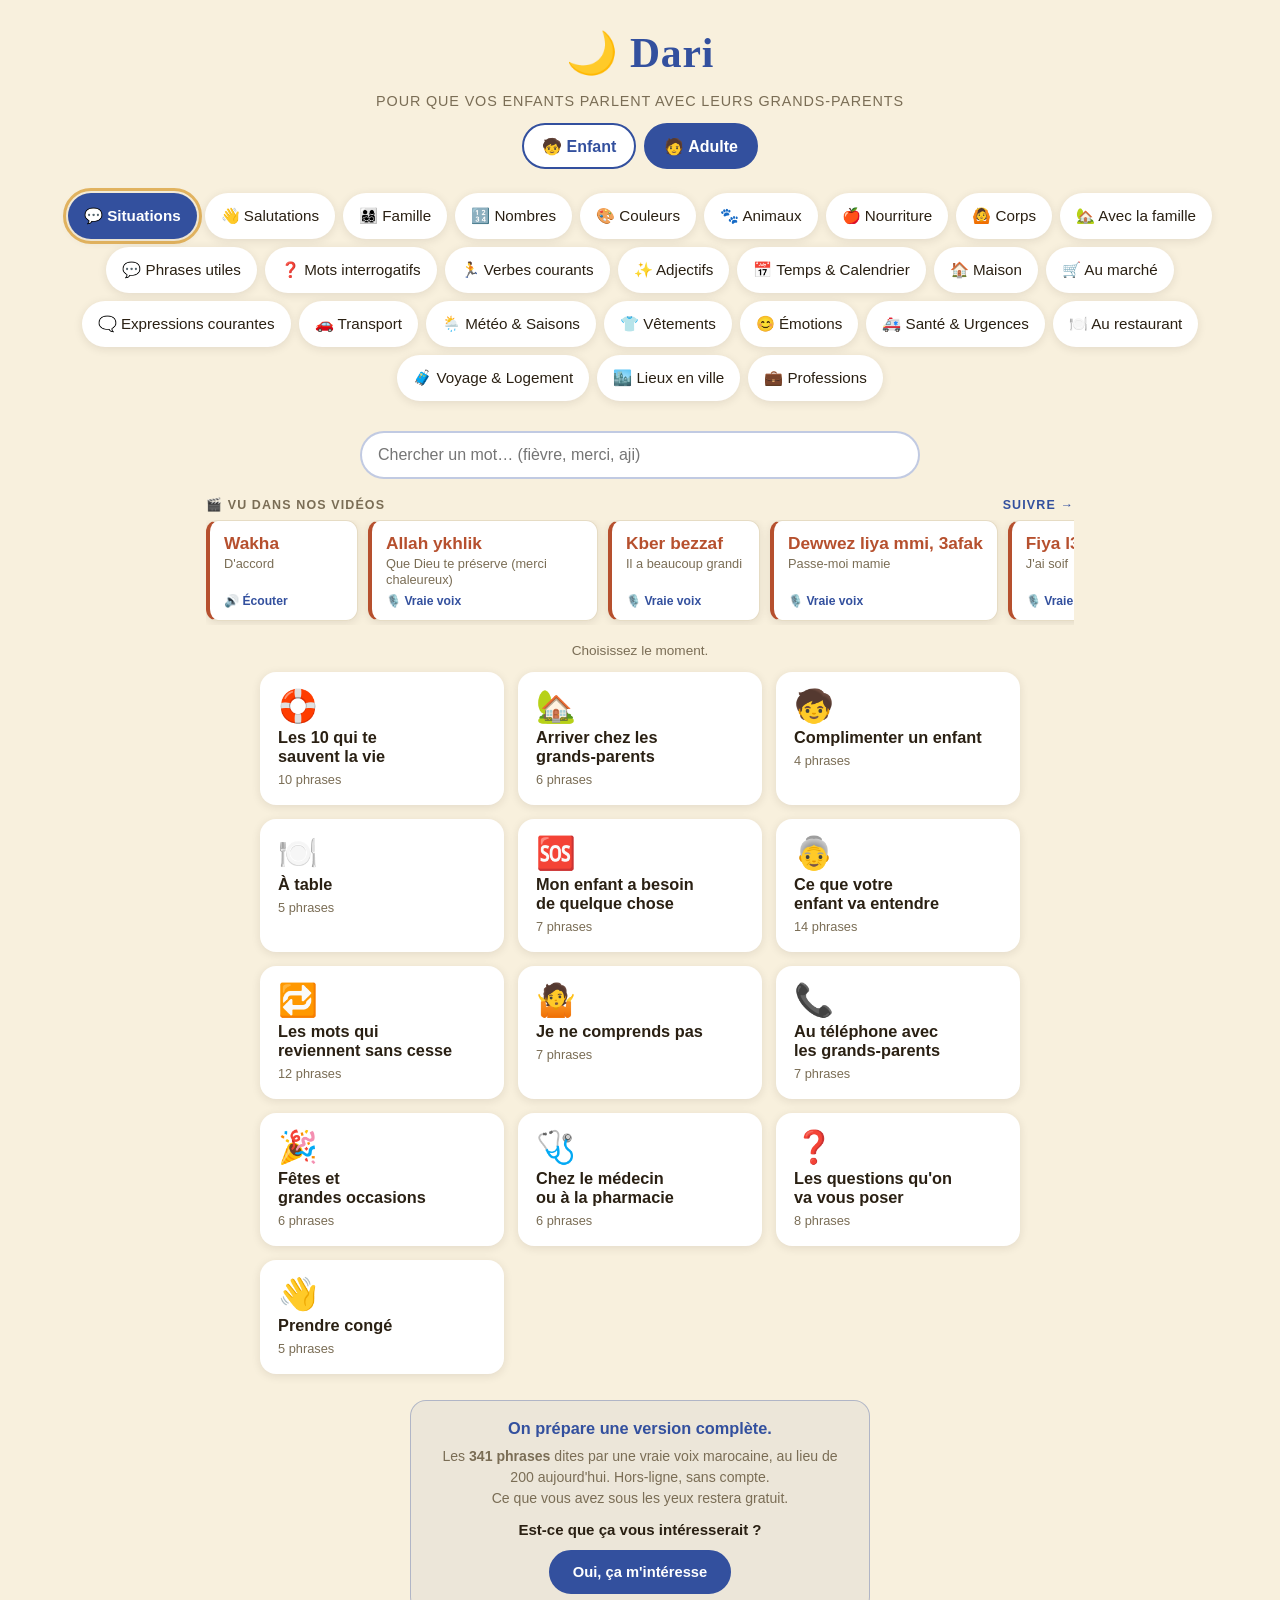
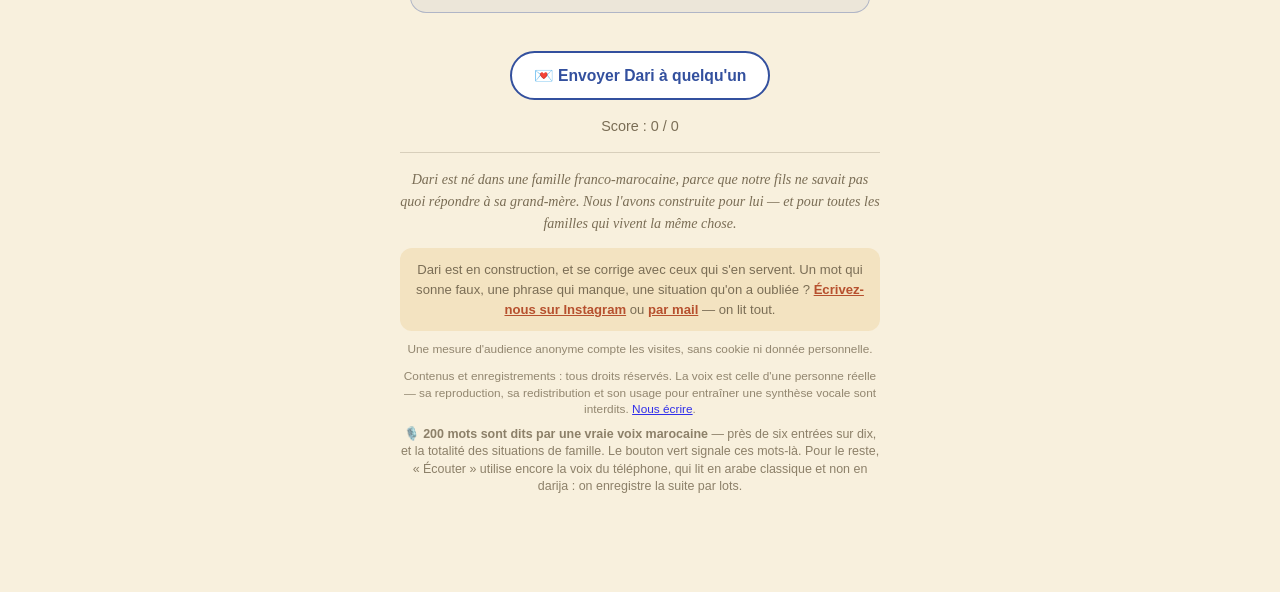
<file: index.html>
<!DOCTYPE html>
<html lang="fr">
<head>
  <meta charset="UTF-8" />
  <meta name="viewport" content="width=device-width, initial-scale=1.0, viewport-fit=cover" />
  <title>Dari — le darija en famille</title>
  <meta name="description" content="Dari : apprendre le darija (arabe marocain) en famille. Conçu par un couple franco-marocain pour les familles mixtes, avec un mode enfant et un mode adulte. Fonctionne hors-ligne." />

  <!-- Vignette de partage. Sans ces balises, un lien collé dans WhatsApp ou
       dans un message s'affiche en texte gris, sans image — et se fait
       nettement moins ouvrir. Or les statistiques montrent un flux régulier
       de visites sans référent depuis des ordinateurs, la signature d'un lien
       transmis en conversation privée : c'est le chemin le plus emprunté vers
       l'app, et c'était le seul sans soin.
       L'adresse de l'image doit être absolue : les aperçus sont fabriqués par
       les serveurs de WhatsApp et de Facebook, qui n'ont aucun contexte. -->
  <meta property="og:type" content="website" />
  <meta property="og:url" content="https://dari-famille.github.io/" />
  <meta property="og:title" content="Dari — le darija en famille" />
  <meta property="og:description" content="Pour que vos enfants parlent avec leurs grands-parents. Gratuit, sans compte, fonctionne hors-ligne." />
  <meta property="og:image" content="https://dari-famille.github.io/icons/partage.png" />
  <meta property="og:image:width" content="1200" />
  <meta property="og:image:height" content="630" />
  <meta property="og:locale" content="fr_FR" />
  <meta property="og:site_name" content="Dari" />
  <meta name="twitter:card" content="summary_large_image" />

  <link rel="manifest" href="manifest.json" />
  <meta name="theme-color" content="#33509e" media="(prefers-color-scheme: light)" />
  <meta name="theme-color" content="#161c27" media="(prefers-color-scheme: dark)" />
  <link rel="icon" type="image/png" sizes="32x32" href="icons/favicon-32.png" />
  <link rel="apple-touch-icon" href="icons/apple-touch-icon.png" />
  <meta name="apple-mobile-web-app-capable" content="yes" />
  <meta name="apple-mobile-web-app-status-bar-style" content="black-translucent" />
  <meta name="apple-mobile-web-app-title" content="Dari" />

  <link rel="stylesheet" href="style.css" />
</head>
<body>
  <header class="app-header">
    <h1>🌙 Dari</h1>
    <p class="tagline">Pour que vos enfants parlent avec leurs grands-parents</p>
    <div class="mode-toggle">
      <button id="mode-kid" class="mode-btn active" data-mode="kid">🧒 Enfant</button>
      <button id="mode-adult" class="mode-btn" data-mode="adult">🧑 Adulte</button>
    </div>
  </header>

  <nav id="category-nav" class="category-nav"></nav>

  <main id="content" class="content" aria-live="polite"></main>

  <footer class="app-footer">
    <p>Score : <span id="score">0</span> / <span id="score-total">0</span></p>
    <p class="origin">Dari est né dans une famille franco-marocaine, parce que notre fils
    ne savait pas quoi répondre à sa grand-mère. Nous l'avons construite pour lui —
    et pour toutes les familles qui vivent la même chose.</p>
    <p class="wip">Dari est en construction, et se corrige avec ceux qui s'en servent.
    Un mot qui sonne faux, une phrase qui manque, une situation qu'on a oubliée&nbsp;?
    <a href="https://ig.me/m/darifamille" target="_blank" rel="noopener">Écrivez-nous sur Instagram</a> ou <a href="mailto:dari.famille@proton.me?subject=Dari">par mail</a> — on lit tout.</p>
    <p class="mesure">Une mesure d'audience anonyme compte les visites, sans cookie ni donnée personnelle.</p>
    <!-- Mention de droits : l'app est gratuite, ses enregistrements ne sont pas
         libres de droits. Ils sont servis publiquement pour être écoutés ici,
         et cinq minutes de voix propre suffisent aujourd'hui à en fabriquer une
         imitation. Rien ne l'empêche techniquement ; cette phrase existe pour
         qu'on ne puisse pas dire qu'on l'ignorait, et pour rendre possible une
         demande de retrait. -->
    <p class="mesure">Contenus et enregistrements&nbsp;: tous droits réservés. La voix
    est celle d'une personne réelle — sa reproduction, sa redistribution et son
    usage pour entraîner une synthèse vocale sont interdits.
    <a href="mailto:dari.famille@proton.me?subject=Dari%20—%20droits">Nous écrire</a>.</p>
    <p class="audio-disclaimer">🎙️ <strong>200 mots sont dits par une vraie voix
    marocaine</strong> — près de six entrées sur dix, et la totalité des situations
    de famille. Le bouton vert signale ces mots-là. Pour le reste, « Écouter »
    utilise encore la voix du téléphone, qui lit en arabe classique et non en
    darija : on enregistre la suite par lots.</p>
  </footer>

  <script src="data.js"></script>
  <script src="situations.js"></script>
  <script src="srs.js"></script>
  <script src="app.js"></script>
  <script>
    // Le service worker rend l'app installable et utilisable sans connexion.
    // Il exige HTTPS (ou localhost) : en ouvrant le fichier via file://
    // l'enregistrement échoue, sans conséquence pour le reste de l'app.
    //
    // Il sert aussi le contenu depuis son cache : une version fraîchement
    // déployée n'apparaît donc qu'au lancement SUIVANT. Avec plusieurs
    // correctifs par jour, un utilisateur peut rester longtemps sur une
    // version périmée sans le savoir. On l'en avertit dès que la nouvelle
    // version est prête, plutôt que de recharger dans son dos — un
    // rechargement surprise interromprait un enfant en plein quiz.
    // Chemin figé au chargement : app.js modifie brièvement l'adresse pour
    // marquer les étapes franchies, et un chemin relatif résolu à ce
    // moment-là irait chercher sw.js un cran trop bas — 404, donc plus de
    // hors-ligne ni d'installation.
    const CHEMIN_SW = new URL("sw.js", location.href).href;
    const RACINE_APP = new URL("./", location.href).href;

    if ("serviceWorker" in navigator) {
      window.addEventListener("load", () => {
        navigator.serviceWorker
          .register(CHEMIN_SW, { scope: RACINE_APP })
          .then((reg) => {
            reg.addEventListener("updatefound", () => {
              const nouveau = reg.installing;
              if (!nouveau) return;
              nouveau.addEventListener("statechange", () => {
                // Un contrôleur existant signifie que ce n'est pas la
                // première installation : c'est bien une mise à jour.
                if (nouveau.state === "installed" && navigator.serviceWorker.controller) {
                  annoncerMiseAJour();
                }
              });
            });
          })
          .catch((err) => console.warn("Service worker non enregistré :", err));
      });
    }

    function annoncerMiseAJour() {
      if (document.querySelector(".update-bar")) return;
      const bar = document.createElement("div");
      bar.className = "update-bar";
      bar.innerHTML = '<span>Une nouvelle version de Dari est prête.</span>';
      const btn = document.createElement("button");
      btn.textContent = "Actualiser";
      btn.addEventListener("click", () => location.reload());
      bar.appendChild(btn);
      document.body.appendChild(bar);
    }
  </script>
  <!-- Mesure d'audience Cloudflare : sans cookie, sans identifiant de suivi,
       sans données personnelles conservées. Elle entre dans l'exemption de
       consentement prévue par la CNIL pour la mesure d'audience limitée au
       site, ce qui évite un bandeau. Chargée en module donc non bloquante :
       si elle échoue — hors-ligne, bloqueur de publicité — l'app fonctionne
       exactement pareil. -->
  <!-- La balise reste posée en dur. Elle a été injectée par un script du
       25 au 29 août, pour permettre une marque d'appareil « ?nomesure=1 »
       destinée à retirer le foyer de la mesure. Dès que ce changement a fini
       de se propager — le 28, le service worker servant l'ancienne page deux
       jours durant — Cloudflare a cessé de relever le navigateur et le
       système : « Unknown » partout, là où on lisait Instagram, Android ou
       MobileSafari. C'est précisément la donnée qui permettait de distinguer
       le public du foyer, donc le remède coûtait plus cher que le mal.
       On revient en arrière. La marque sera refaite au retour en France,
       quand elle deviendra nécessaire — et testée sur ce point-là. -->
  <script type="module" src="https://static.cloudflareinsights.com/beacon.min.js"
    data-cf-beacon='{"token": "dd35a9f6fcd44fedbbea67fbd6055a60"}'></script>
  </script>
</body>
</html>
</file>
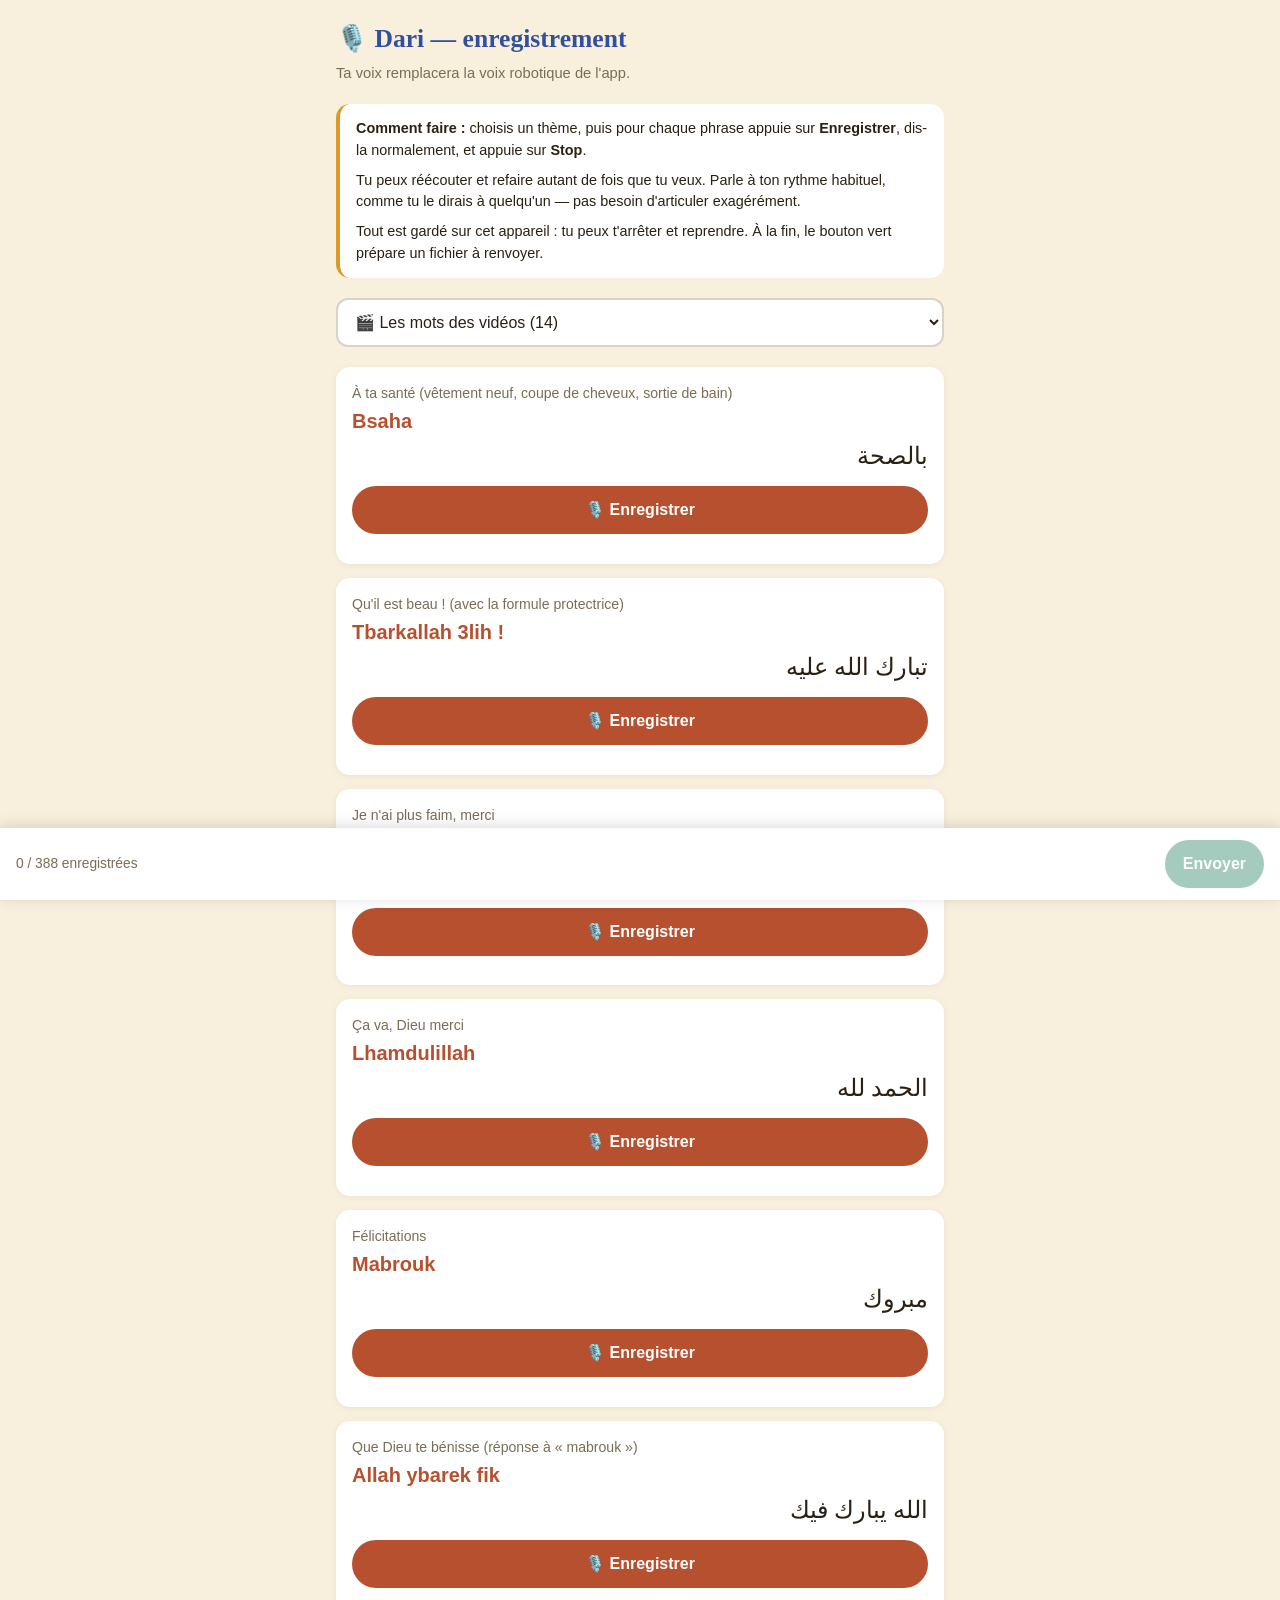
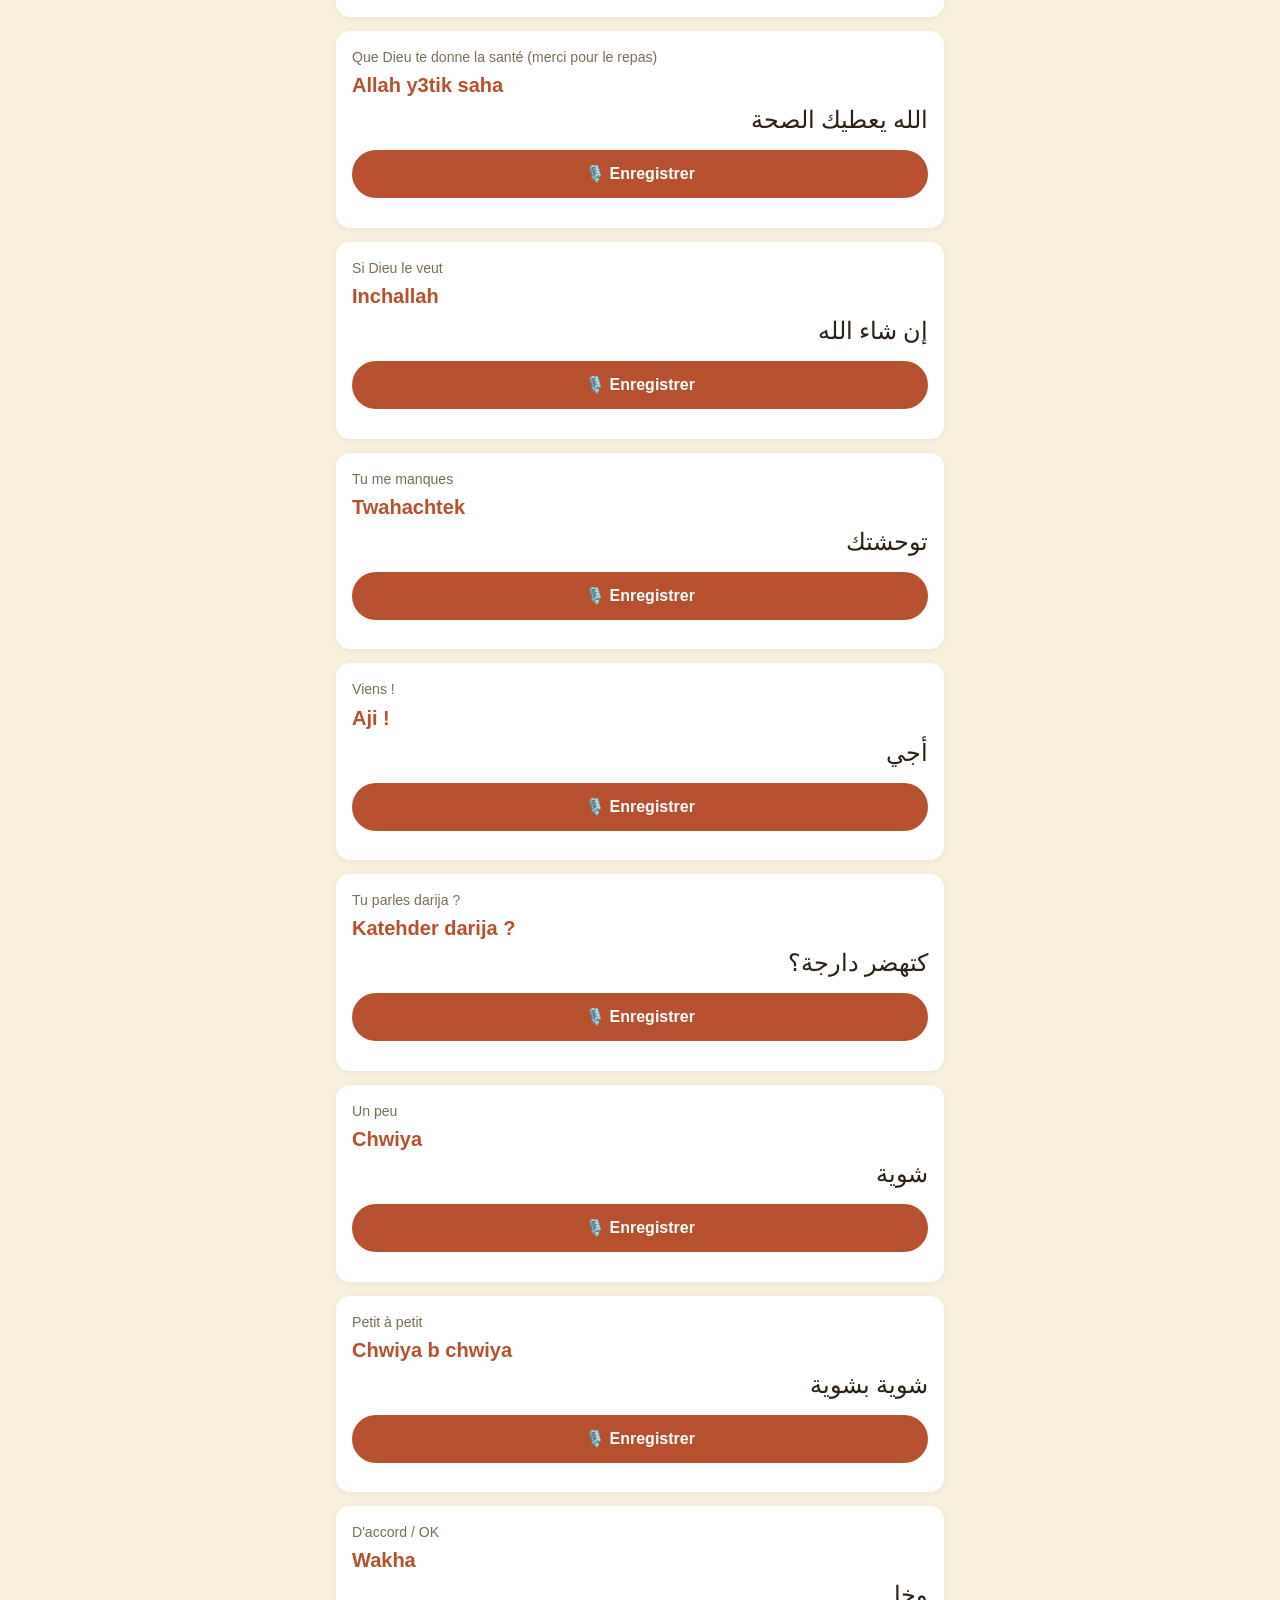
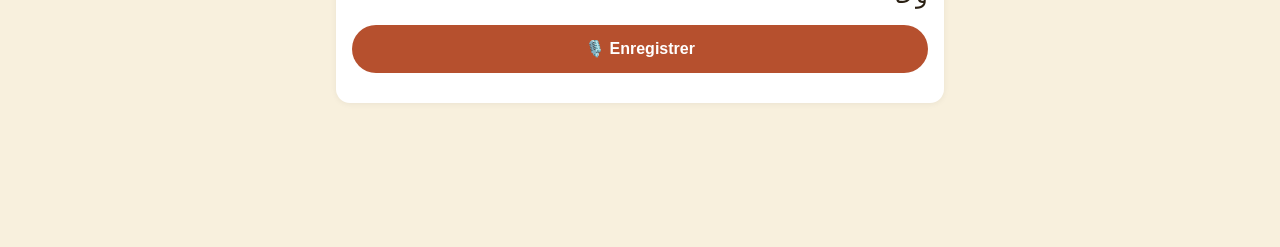
<file: enregistrement-template.html>
<!DOCTYPE html>
<html lang="fr">
<head>
<meta charset="UTF-8" />
<!-- Page de travail : accessible par lien pour la relectrice, mais
     tenue hors des moteurs de recherche. Ce n'est pas un contrôle
     d'accès — GitHub Pages n'en propose aucun — seulement de quoi
     éviter qu'un visiteur y tombe depuis une recherche. -->
<meta name="robots" content="noindex, nofollow" />
<meta name="viewport" content="width=device-width, initial-scale=1.0, viewport-fit=cover" />
<title>Dari — enregistrement</title>
<style>
  :root {
    --bg:#f8f0dd; --surface:#fff; --ink:#2a2013; --muted:#7a6d55;
    --majorelle:#33509e; --emerald:#1f7a5c; --terracotta:#b6502e;
    --saffron:#d99a2b; --radius:14px;
  }
  @media (prefers-color-scheme: dark) {
    :root { --bg:#161c27; --surface:#202838; --ink:#eee2c8; --muted:#9aa1b5;
            --majorelle:#8fa8ec; --emerald:#57c99b; --terracotta:#e88c62; --saffron:#f0c369; }
  }
  * { box-sizing: border-box; }
  body {
    margin:0; padding:20px 16px 130px; background:var(--bg); color:var(--ink);
    font-family:-apple-system,BlinkMacSystemFont,"Segoe UI",Roboto,sans-serif;
    line-height:1.5; max-width:640px; margin-inline:auto;
  }
  h1 { font-family:Georgia,serif; color:var(--majorelle); font-size:1.6rem; margin:0 0 4px; }
  .sub { color:var(--muted); font-size:.92rem; margin:0 0 20px; }
  .howto {
    background:var(--surface); border-radius:var(--radius); padding:14px 16px;
    font-size:.9rem; margin-bottom:20px; border-inline-start:4px solid var(--saffron);
  }
  .howto p { margin:0 0 8px; } .howto p:last-child { margin:0; }
  select {
    width:100%; padding:13px; border-radius:12px; font:inherit; font-size:1rem;
    border:2px solid color-mix(in srgb,var(--muted) 30%,transparent);
    background:var(--surface); color:var(--ink); margin-bottom:20px;
  }
  .card {
    background:var(--surface); border-radius:var(--radius); padding:16px;
    margin-bottom:14px; box-shadow:0 1px 6px rgba(0,0,0,.06);
  }
  .card.done { border-inline-start:5px solid var(--emerald); }
  .fr { color:var(--muted); font-size:.88rem; }
  .latin { color:var(--terracotta); font-size:1.25rem; font-weight:700; margin:2px 0; }
  .arabic { font-size:1.5rem; direction:rtl; font-family:"Geeza Pro",serif; }
  .row { display:flex; gap:8px; margin-top:12px; flex-wrap:wrap; }
  button {
    border:none; border-radius:999px; padding:12px 18px; font:inherit;
    font-weight:600; cursor:pointer; min-height:48px;
  }
  .rec { background:var(--terracotta); color:#fff; flex:1; }
  .rec.on { background:#c0392b; animation:pulse 1s infinite; }
  @keyframes pulse { 50% { opacity:.6; } }
  @media (prefers-reduced-motion: reduce) { .rec.on { animation:none; } }
  .play { background:var(--majorelle); color:#fff; }
  .again { background:transparent; color:var(--muted);
           border:2px solid color-mix(in srgb,var(--muted) 30%,transparent); }
  .bar {
    position:fixed; inset-inline:0; bottom:0; background:var(--surface);
    padding:12px 16px calc(12px + env(safe-area-inset-bottom));
    box-shadow:0 -2px 14px rgba(0,0,0,.14); display:flex; gap:10px; align-items:center;
  }
  .count { flex:1; font-size:.86rem; color:var(--muted); }
  .export { background:var(--emerald); color:#fff; }
  .export:disabled { opacity:.4; cursor:default; }
  .err { color:var(--terracotta); font-size:.85rem; margin-top:8px; }
</style>
</head>
<body>

<h1>🎙️ Dari — enregistrement</h1>
<p class="sub">Ta voix remplacera la voix robotique de l'app.</p>

<div class="howto">
  <p><strong>Comment faire :</strong> choisis un thème, puis pour chaque phrase appuie sur <strong>Enregistrer</strong>, dis-la normalement, et appuie sur <strong>Stop</strong>.</p>
  <p>Tu peux réécouter et refaire autant de fois que tu veux. Parle à ton rythme habituel, comme tu le dirais à quelqu'un — pas besoin d'articuler exagérément.</p>
  <p>Tout est gardé sur cet appareil : tu peux t'arrêter et reprendre. À la fin, le bouton vert prépare un fichier à renvoyer.</p>
</div>

<select id="batch"></select>
<div id="list"></div>

<div class="bar">
  <span class="count" id="count"></span>
  <button class="export" id="export" disabled>Envoyer</button>
</div>

<script src="situations.js"></script>
<script src="data.js"></script>
<script>
// ---------- Identité stable d'une phrase ----------
// Le nom du fichier audio doit survivre à une réorganisation du contenu :
// on le dérive du texte, comme la progression de la relecture.
function keyOf(item) {
  const raw = item.fr + "|" + item.latin;
  let h = 5381;
  for (let i = 0; i < raw.length; i++) h = ((h << 5) + h + raw.charCodeAt(i)) | 0;
  return "k" + (h >>> 0).toString(36);
}

// ---------- Lots ----------
// On découpe par thème : personne n'enregistre 338 phrases d'affilée, et un
// lot qui se termine donne envie d'en faire un autre.
const BATCHES = [];

// Les mots des vidéos publiées, rassemblés en tête de liste.
// Ils existent déjà ailleurs, éparpillés dans une douzaine de thèmes : chercher
// « bsaha » parmi trente-sept lots est le premier endroit où l'on renonce.
// Ce lot ne duplique rien, il pointe vers les mêmes entrées — la clé d'un
// enregistrement dérive du couple fr|latin, donc un mot enregistré ici l'est
// aussi pour l'app.
const MOTS_DES_VIDEOS = [
  "Bsaha",                    // « on te félicite quand tu sors de la douche »
  "Tbarkallah 3lih !",        // « ne complimente jamais un enfant sans ça »
  "Chba3t, Allah y3tik saha", // « dire non à une belle-mère »
  "Lhamdulillah",             // « répondre ça va, c'est mal répondre »
  "Mabrouk",                  // « on te dit mabrouk »
  "Allah ybarek fik",         // la réponse attendue à mabrouk
  "Allah y3tik saha",         // « choukran après le repas, c'est tiède »
  "Inchallah",                // « inchallah veut parfois dire non »
  "Twahachtek",               // « on traduit par tu me manques, c'est faux »
  "Aji !",                    // « le seul mot que ton enfant doit comprendre »
  "Katehder darija ?",        // « on va te demander si tu parles darija »
  "Chwiya",                   // la réponse à cette question
  "Chwiya b chwiya",          // « ce qu'on te répond quand tu massacres »
  "Wakha",                    // le mot le plus utile du darija
];

(function lotDesVideos() {
  const parLatin = new Map();
  SITUATIONS.forEach((s) => {
    if (s.refs) return;
    s.lines.forEach((l) => {
      if (!l.faux && !parLatin.has(l.latin)) parLatin.set(l.latin, l);
    });
  });
  const items = MOTS_DES_VIDEOS.map((m) => parLatin.get(m)).filter(Boolean);
  if (items.length) {
    BATCHES.push({ id: "videos", label: "🎬 Les mots des vidéos", items: items });
  }
})();

// Le lot des 200 a couvert les situations, c'est-à-dire les phrases entières.
// Il a laissé de côté les briques : les sept mots avec lesquels on construit
// toute question, les verbes du quotidien, et les mots qu'on entend cent fois
// par jour. Une catégorie comme « Mots interrogatifs » n'a donc pas un seul
// bouton vert, alors que ce sont les mots qu'un débutant prononce en premier.
//
// Vingt-neuf mots plutôt que les cent quarante-deux qui restent : on prend
// ceux qui servent tous les jours, pas ceux qui complètent un dictionnaire.
const LES_BRIQUES = [
  // Les sept interrogatifs — aucune question sans eux
  "Chkoun?", "Ach?", "Fin?", "Fuqach?", "3lach?", "Kifach?", "Chhal?",
  // Les verbes du quotidien, à la première personne
  "Bghit", "Nqder", "3reft", "Ghadi nmchi", "Ghadi nji", "Kanhder",
  "Kanakol", "Kanchrb", "Kanne3s", "Kankhdem", "Kanchri", "Kan3ti",
  // Ce qui ponctue toutes les conversations
  "Safi", "Yallah", "Bezzaf", "Daba", "Mzyan", "Walou", "Bismillah",
  // Les deux premières secondes d'un appel
  "Allo, ana", "Kif dayra, jeddati ?",
];

(function lotDesBriques() {
  const parLatin = new Map();
  CATEGORIES.forEach((c) => {
    c.items.forEach((i) => { if (!parLatin.has(i.latin)) parLatin.set(i.latin, i); });
  });
  SITUATIONS.forEach((s) => {
    if (s.refs) return;
    s.lines.forEach((l) => {
      if (!l.faux && !parLatin.has(l.latin)) parLatin.set(l.latin, l);
    });
  });
  const items = LES_BRIQUES.map((m) => parLatin.get(m)).filter(Boolean);
  if (items.length) {
    BATCHES.push({ id: "briques", label: "🧱 Les mots de tous les jours", items: items });
  }
})();

SITUATIONS.forEach((s) => {
  if (s.refs) return; // le kit de survie ne fait que pointer ailleurs
  BATCHES.push({ id: "sit-" + s.id, label: s.emoji + " " + s.label, items: s.lines });
});
CATEGORIES.forEach((c) => {
  BATCHES.push({ id: "cat-" + c.id, label: c.emoji + " " + c.label, items: c.items });
});

// ---------- Stockage ----------
// Les enregistrements sont des Blob : IndexedDB, pas localStorage.
let db = null;
function openDB() {
  return new Promise((res, rej) => {
    const r = indexedDB.open("dari-audio", 1);
    r.onupgradeneeded = () => r.result.createObjectStore("clips");
    r.onsuccess = () => res(r.result);
    r.onerror = () => rej(r.error);
  });
}
function put(key, blob) {
  return new Promise((res, rej) => {
    const t = db.transaction("clips", "readwrite");
    t.objectStore("clips").put(blob, key);
    t.oncomplete = res;
    t.onerror = () => rej(t.error);
  });
}
function get(key) {
  return new Promise((res) => {
    const t = db.transaction("clips", "readonly");
    const q = t.objectStore("clips").get(key);
    q.onsuccess = () => res(q.result || null);
    q.onerror = () => res(null);
  });
}
function allKeys() {
  return new Promise((res) => {
    const t = db.transaction("clips", "readonly");
    const q = t.objectStore("clips").getAllKeys();
    q.onsuccess = () => res(q.result || []);
    q.onerror = () => res([]);
  });
}

// ---------- Écriture ZIP sans dépendance ----------
// L'app n'a aucune dépendance et ce fichier doit pouvoir s'ouvrir seul : on
// écrit une archive « stored » (sans compression), format le plus simple et
// parfaitement lisible par le Finder comme par l'Explorateur.
const CRC_TABLE = (() => {
  const t = new Uint32Array(256);
  for (let i = 0; i < 256; i++) {
    let c = i;
    for (let k = 0; k < 8; k++) c = c & 1 ? 0xedb88320 ^ (c >>> 1) : c >>> 1;
    t[i] = c >>> 0;
  }
  return t;
})();
function crc32(bytes) {
  let c = 0xffffffff;
  for (let i = 0; i < bytes.length; i++) c = CRC_TABLE[(c ^ bytes[i]) & 0xff] ^ (c >>> 8);
  return (c ^ 0xffffffff) >>> 0;
}
function makeZip(files) {
  const enc = new TextEncoder();
  const chunks = [];
  const central = [];
  let offset = 0;
  files.forEach((f) => {
    const name = enc.encode(f.name);
    const crc = crc32(f.data);
    const local = new DataView(new ArrayBuffer(30));
    local.setUint32(0, 0x04034b50, true);
    local.setUint16(4, 20, true);
    local.setUint16(8, 0, true); // stored
    local.setUint32(14, crc, true);
    local.setUint32(18, f.data.length, true);
    local.setUint32(22, f.data.length, true);
    local.setUint16(26, name.length, true);
    chunks.push(new Uint8Array(local.buffer), name, f.data);

    const cen = new DataView(new ArrayBuffer(46));
    cen.setUint32(0, 0x02014b50, true);
    cen.setUint16(4, 20, true);
    cen.setUint16(6, 20, true);
    cen.setUint16(10, 0, true);
    cen.setUint32(16, crc, true);
    cen.setUint32(20, f.data.length, true);
    cen.setUint32(24, f.data.length, true);
    cen.setUint16(28, name.length, true);
    cen.setUint32(42, offset, true);
    central.push(new Uint8Array(cen.buffer), name);
    offset += 30 + name.length + f.data.length;
  });
  const centralSize = central.reduce((n, c) => n + c.length, 0);
  const end = new DataView(new ArrayBuffer(22));
  end.setUint32(0, 0x06054b50, true);
  end.setUint16(8, files.length, true);
  end.setUint16(10, files.length, true);
  end.setUint32(12, centralSize, true);
  end.setUint32(16, offset, true);
  return new Blob([...chunks, ...central, new Uint8Array(end.buffer)], { type: "application/zip" });
}

// ---------- Enregistrement ----------
let stream = null;
let recorder = null;
let currentKey = null;

// Un flux neuf à CHAQUE enregistrement, et on le relâche aussitôt après.
//
// La version précédente gardait le même flux pour toute la session. Sur
// Safari iOS, la piste audio cesse de produire quoi que ce soit une fois
// qu'un MediaRecorder l'a utilisée puis arrêtée : le premier mot était
// enregistré, tous les suivants donnaient un fichier vide. D'où « rien n'a
// été capté » alors que le chronomètre tournait — le micro écoutait dans le
// vide. C'est la cause des trois échecs de la relectrice.
async function ensureMic() {
  libererMic();
  stream = await navigator.mediaDevices.getUserMedia({ audio: true });
  return stream;
}

function libererMic() {
  if (!stream) return;
  stream.getTracks().forEach((t) => t.stop());
  stream = null;
}

function pickMime() {
  // Safari ne produit que du mp4, Chrome du webm : on retient ce que le
  // navigateur accepte réellement plutôt que d'imposer un format.
  const candidates = ["audio/mp4", "audio/webm;codecs=opus", "audio/webm"];
  for (const m of candidates) {
    if (window.MediaRecorder && MediaRecorder.isTypeSupported(m)) return m;
  }
  return "";
}

// ---------- Interface ----------
const select = document.getElementById("batch");
const list = document.getElementById("list");
const countEl = document.getElementById("count");
const exportBtn = document.getElementById("export");

BATCHES.forEach((b, i) => {
  const o = document.createElement("option");
  o.value = i;
  o.textContent = b.label + " (" + b.items.length + ")";
  select.appendChild(o);
});

// Un lien peut désigner le lot à enregistrer :
//   enregistrement.html?lot=sit-ce-quon-te-dit
// Chercher le bon thème dans une liste de trente-sept est le premier endroit
// où l'on abandonne ; autant l'ouvrir directement.
(function preselection() {
  try {
    const voulu = new URLSearchParams(location.search).get("lot");
    if (!voulu) return;
    const i = BATCHES.findIndex((b) => b.id === voulu);
    if (i >= 0) select.value = i;
  } catch (e) {
    /* paramètre illisible : on reste sur le premier lot */
  }
})();

async function refresh() {
  const keys = await allKeys();
  const total = BATCHES.reduce((n, b) => n + b.items.length, 0);
  countEl.textContent = keys.length + " / " + total + " enregistrées";
  exportBtn.disabled = keys.length === 0;
}

async function renderBatch() {
  const batch = BATCHES[select.value];
  list.innerHTML = "";
  for (const item of batch.items) {
    const key = keyOf(item);
    const existing = await get(key);

    const card = document.createElement("div");
    card.className = "card" + (existing ? " done" : "");
    card.innerHTML =
      '<div class="fr">' + item.fr + "</div>" +
      '<div class="latin">' + item.latin + "</div>" +
      '<div class="arabic">' + item.arabic + "</div>";

    const row = document.createElement("div");
    row.className = "row";

    const rec = document.createElement("button");
    rec.className = "rec";
    rec.textContent = existing ? "🎙️ Refaire" : "🎙️ Enregistrer";

    const play = document.createElement("button");
    play.className = "play";
    play.textContent = "▶︎";
    play.style.display = existing ? "" : "none";

    const err = document.createElement("p");
    err.className = "err";

    // Durée mesurée à la montre, jamais la taille du fichier. Le premier
    // garde-fou refusait les clips de moins de 1 200 octets : selon le codec
    // choisi par le téléphone, un mot correctement enregistré peut peser moins
    // que ça, et la relectrice s'est retrouvée bloquée sur « trop court » alors
    // qu'elle parlait normalement. Une durée ne dépend d'aucun codec.
    let debut = 0;
    let minuteur = null;
    const DUREE_MINIMALE = 500; // ms

    rec.onclick = async () => {
      if (recorder && recorder.state === "recording") {
        // Deux appuis rapprochés, c'est quelqu'un qui n'a pas vu que
        // l'enregistrement avait démarré — pas quelqu'un qui veut l'arrêter.
        // On ignore le second plutôt que de produire un clip vide.
        if (Date.now() - debut < DUREE_MINIMALE) return;
        recorder.stop();
        return;
      }
      // Le message d'échec précédent restait affiché sous une carte même
      // après une réussite : elle voyait « rien n'a été capté » sous un mot
      // pourtant enregistré. On repart d'une carte propre à chaque essai.
      err.textContent = "";
      try {
        await ensureMic();
      } catch (e) {
        err.textContent = "Micro refusé. Autorise le micro dans les réglages du navigateur.";
        return;
      }
      const mime = pickMime();
      recorder = new MediaRecorder(stream, mime ? { mimeType: mime } : undefined);
      const parts = [];
      currentKey = key;
      recorder.ondataavailable = (e) => e.data.size && parts.push(e.data);
      recorder.onstop = async () => {
        clearInterval(minuteur);
        libererMic(); // le prochain enregistrement redemandera un flux neuf
        const duree = Date.now() - debut;
        const blob = new Blob(parts, { type: recorder.mimeType || "audio/mp4" });
        rec.classList.remove("on");
        // Le libellé de repli : « Refaire » si un clip existait déjà, sinon on
        // remet la carte dans son état de départ.
        const etatPrecedent = card.classList.contains("done")
          ? "🎙️ Refaire" : "🎙️ Enregistrer";

        // On ne refuse plus que le vrai vide : un micro coupé par un appel
        // entrant, ou un enregistrement qui n'a produit aucune donnée.
        if (duree < DUREE_MINIMALE || blob.size === 0) {
          err.textContent = "Rien n'a été capté. Réessaie en parlant après l'appui.";
          rec.textContent = etatPrecedent;
          return;
        }

        try {
          await put(key, blob);
        } catch (e) {
          // Mémoire pleine, navigation privée : ne jamais afficher « fait »
          // pour un enregistrement que l'appareil n'a pas gardé.
          err.textContent = "L'appareil n'a pas pu le garder. Réessaie.";
          rec.textContent = etatPrecedent;
          return;
        }

        err.textContent = "";
        rec.textContent = "🎙️ Refaire";
        play.style.display = "";
        card.classList.add("done");
        refresh();
      };
      recorder.start();
      debut = Date.now();
      rec.classList.add("on");
      // Un libellé qui change ne se remarque pas : elle a appuyé plusieurs fois
      // sans voir que ça tournait. Un compteur qui défile, si.
      rec.textContent = "⏹ Stop · 0,0 s";
      clearInterval(minuteur);
      minuteur = setInterval(() => {
        if (!recorder || recorder.state !== "recording") return;
        rec.textContent = "⏹ Stop · " + ((Date.now() - debut) / 1000).toFixed(1) + " s";
      }, 100);
    };

    play.onclick = async () => {
      const blob = await get(key);
      if (!blob) return;
      const a = new Audio(URL.createObjectURL(blob));
      a.play();
    };

    row.append(rec, play);
    card.append(row, err);
    list.appendChild(card);
  }
}

exportBtn.onclick = async () => {
  exportBtn.textContent = "Préparation…";
  const keys = await allKeys();
  const files = [];
  // On joint un index texte : sans lui, impossible de savoir quelle phrase
  // correspond à quel fichier une fois l'archive ouverte.
  let index = "Enregistrements Dari\n\n";
  const byKey = {};
  BATCHES.forEach((b) => b.items.forEach((it) => (byKey[keyOf(it)] = { it, b })));
  for (const key of keys) {
    const blob = await get(key);
    if (!blob) continue;
    const ext = (blob.type || "").includes("webm") ? "webm" : "m4a";
    const buf = new Uint8Array(await blob.arrayBuffer());
    files.push({ name: key + "." + ext, data: buf });
    const meta = byKey[key];
    index += key + "." + ext + "  →  " + (meta ? meta.it.latin + "  (" + meta.it.fr + ")" : "?") + "\n";
  }
  files.push({ name: "index.txt", data: new TextEncoder().encode(index) });

  const zip = makeZip(files);
  const url = URL.createObjectURL(zip);
  const a = document.createElement("a");
  a.href = url;
  a.download = "dari-audio.zip";
  a.click();
  setTimeout(() => URL.revokeObjectURL(url), 5000);
  exportBtn.textContent = "Envoyer";
};

select.onchange = renderBatch;

openDB().then((d) => {
  db = d;
  renderBatch();
  refresh();
});
</script>
</body>
</html>
</file>
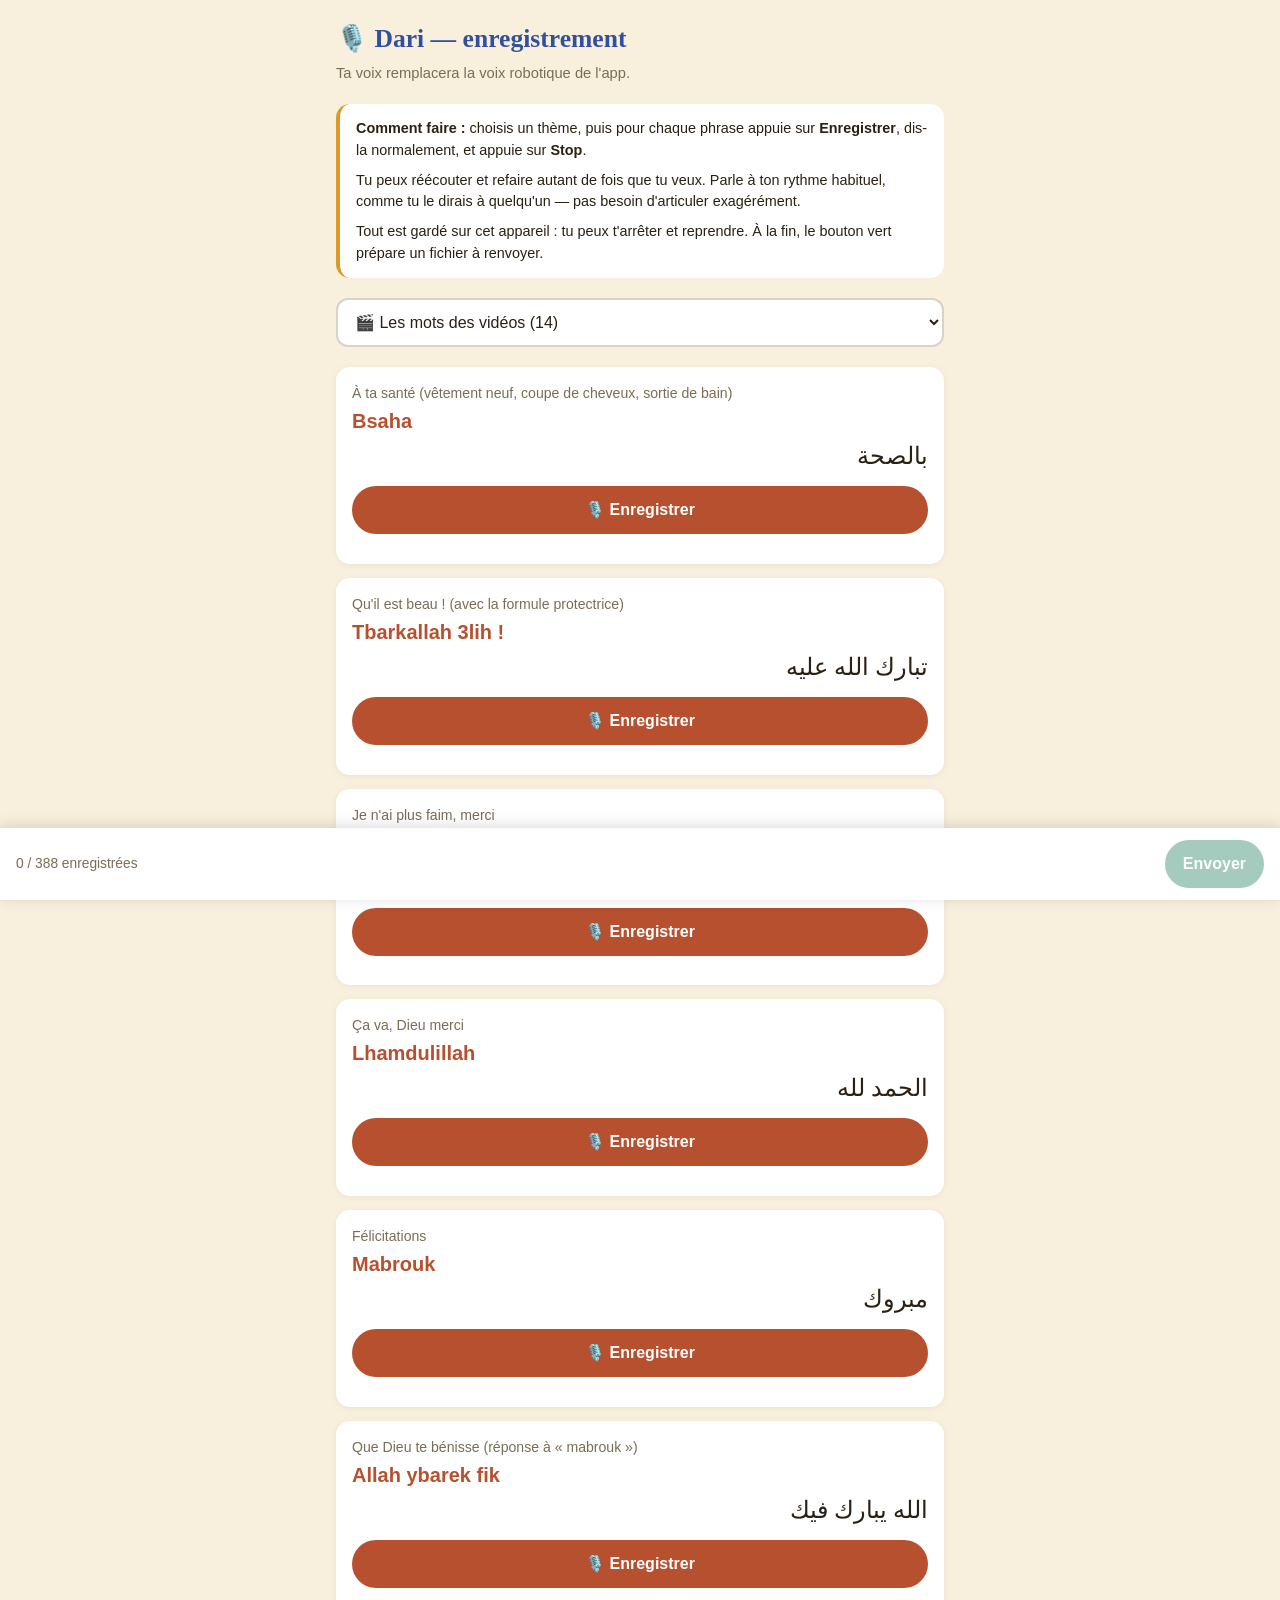
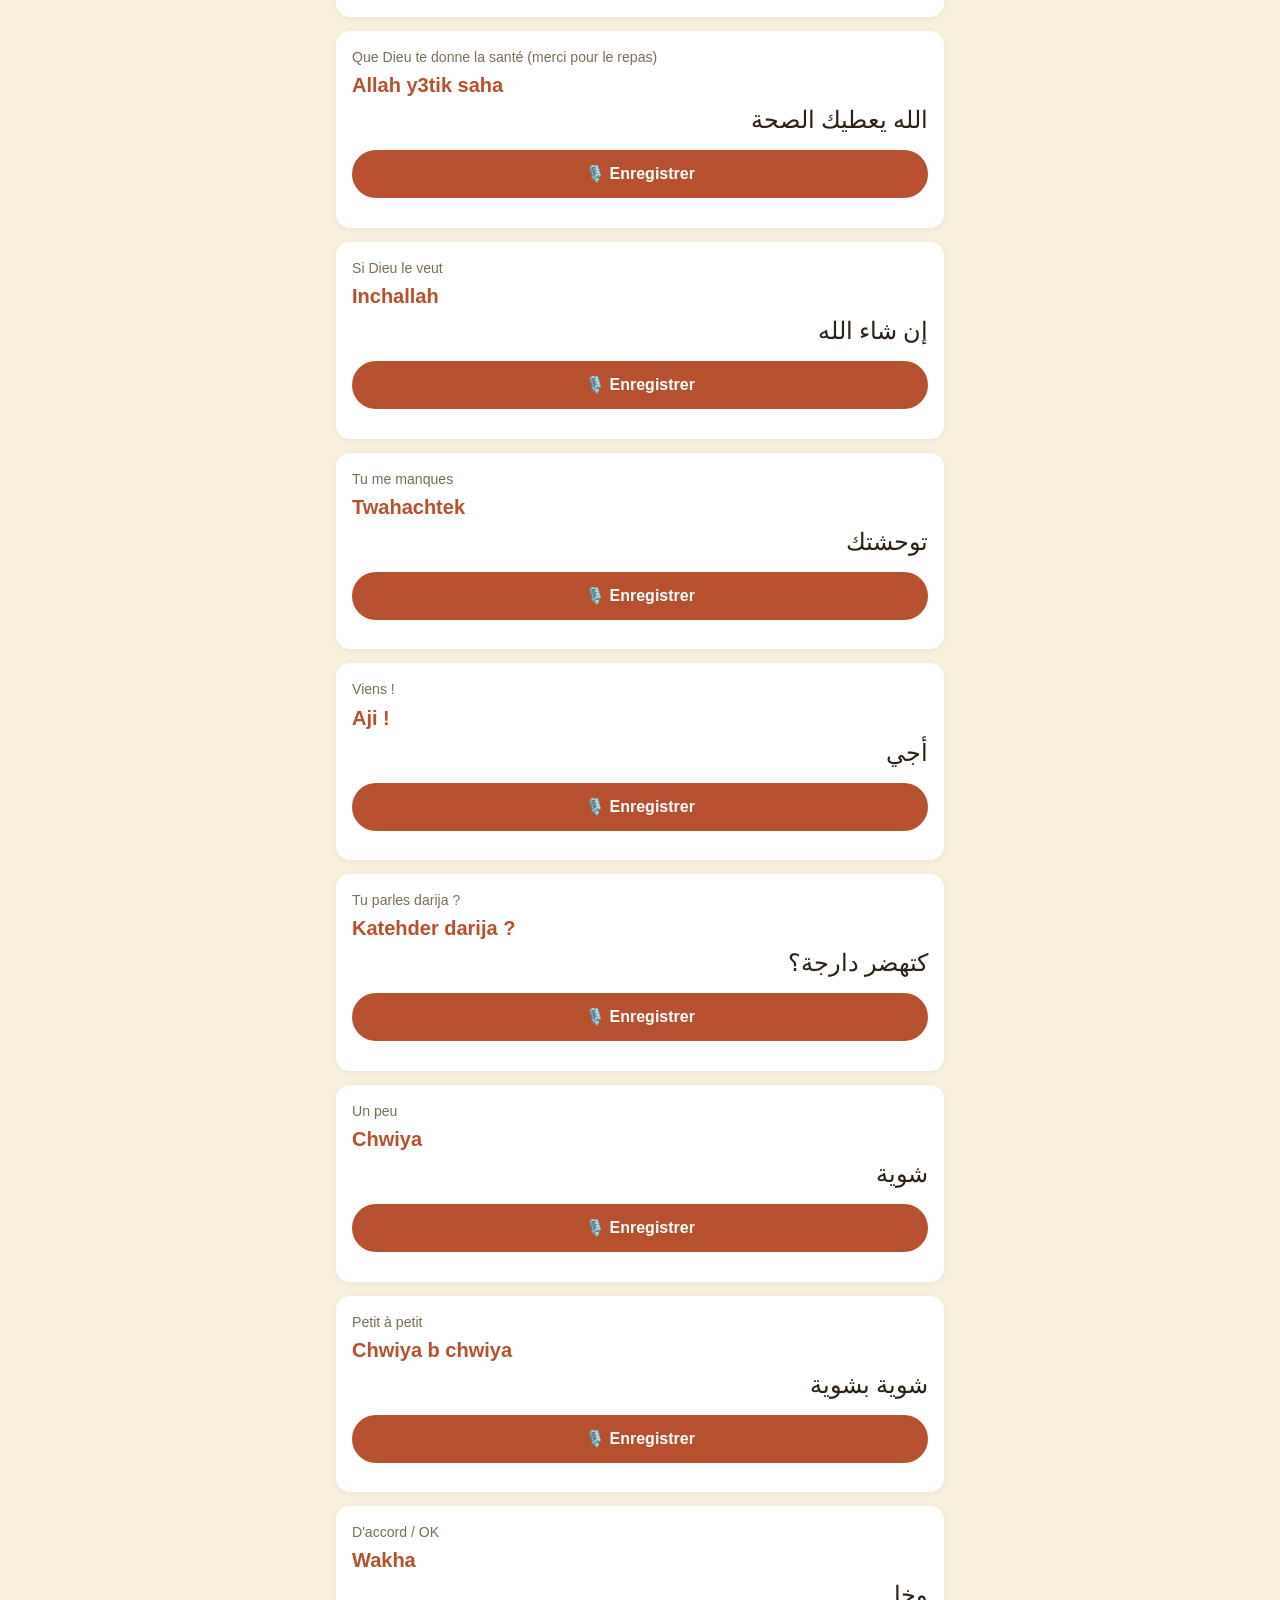
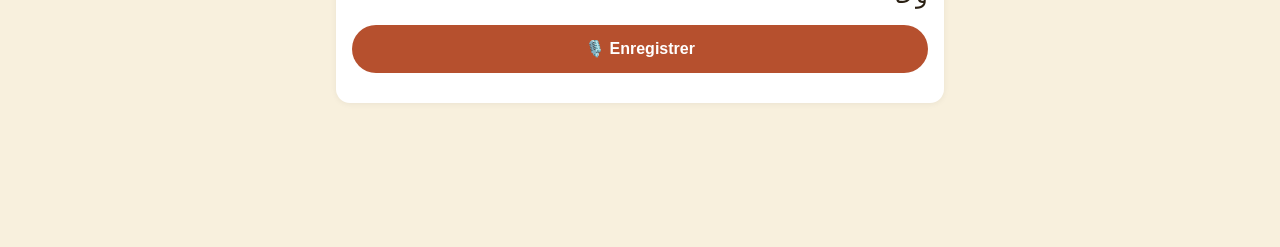
<file: enregistrement.html>
<!DOCTYPE html>
<html lang="fr">
<head>
<meta charset="UTF-8" />
<!-- Page de travail : accessible par lien pour la relectrice, mais
     tenue hors des moteurs de recherche. Ce n'est pas un contrôle
     d'accès — GitHub Pages n'en propose aucun — seulement de quoi
     éviter qu'un visiteur y tombe depuis une recherche. -->
<meta name="robots" content="noindex, nofollow" />
<meta name="viewport" content="width=device-width, initial-scale=1.0, viewport-fit=cover" />
<title>Dari — enregistrement</title>
<style>
  :root {
    --bg:#f8f0dd; --surface:#fff; --ink:#2a2013; --muted:#7a6d55;
    --majorelle:#33509e; --emerald:#1f7a5c; --terracotta:#b6502e;
    --saffron:#d99a2b; --radius:14px;
  }
  @media (prefers-color-scheme: dark) {
    :root { --bg:#161c27; --surface:#202838; --ink:#eee2c8; --muted:#9aa1b5;
            --majorelle:#8fa8ec; --emerald:#57c99b; --terracotta:#e88c62; --saffron:#f0c369; }
  }
  * { box-sizing: border-box; }
  body {
    margin:0; padding:20px 16px 130px; background:var(--bg); color:var(--ink);
    font-family:-apple-system,BlinkMacSystemFont,"Segoe UI",Roboto,sans-serif;
    line-height:1.5; max-width:640px; margin-inline:auto;
  }
  h1 { font-family:Georgia,serif; color:var(--majorelle); font-size:1.6rem; margin:0 0 4px; }
  .sub { color:var(--muted); font-size:.92rem; margin:0 0 20px; }
  .howto {
    background:var(--surface); border-radius:var(--radius); padding:14px 16px;
    font-size:.9rem; margin-bottom:20px; border-inline-start:4px solid var(--saffron);
  }
  .howto p { margin:0 0 8px; } .howto p:last-child { margin:0; }
  select {
    width:100%; padding:13px; border-radius:12px; font:inherit; font-size:1rem;
    border:2px solid color-mix(in srgb,var(--muted) 30%,transparent);
    background:var(--surface); color:var(--ink); margin-bottom:20px;
  }
  .card {
    background:var(--surface); border-radius:var(--radius); padding:16px;
    margin-bottom:14px; box-shadow:0 1px 6px rgba(0,0,0,.06);
  }
  .card.done { border-inline-start:5px solid var(--emerald); }
  .fr { color:var(--muted); font-size:.88rem; }
  .latin { color:var(--terracotta); font-size:1.25rem; font-weight:700; margin:2px 0; }
  .arabic { font-size:1.5rem; direction:rtl; font-family:"Geeza Pro",serif; }
  .row { display:flex; gap:8px; margin-top:12px; flex-wrap:wrap; }
  button {
    border:none; border-radius:999px; padding:12px 18px; font:inherit;
    font-weight:600; cursor:pointer; min-height:48px;
  }
  .rec { background:var(--terracotta); color:#fff; flex:1; }
  .rec.on { background:#c0392b; animation:pulse 1s infinite; }
  @keyframes pulse { 50% { opacity:.6; } }
  @media (prefers-reduced-motion: reduce) { .rec.on { animation:none; } }
  .play { background:var(--majorelle); color:#fff; }
  .again { background:transparent; color:var(--muted);
           border:2px solid color-mix(in srgb,var(--muted) 30%,transparent); }
  .bar {
    position:fixed; inset-inline:0; bottom:0; background:var(--surface);
    padding:12px 16px calc(12px + env(safe-area-inset-bottom));
    box-shadow:0 -2px 14px rgba(0,0,0,.14); display:flex; gap:10px; align-items:center;
  }
  .count { flex:1; font-size:.86rem; color:var(--muted); }
  .export { background:var(--emerald); color:#fff; }
  .export:disabled { opacity:.4; cursor:default; }
  .err { color:var(--terracotta); font-size:.85rem; margin-top:8px; }
</style>
</head>
<body>

<h1>🎙️ Dari — enregistrement</h1>
<p class="sub">Ta voix remplacera la voix robotique de l'app.</p>

<div class="howto">
  <p><strong>Comment faire :</strong> choisis un thème, puis pour chaque phrase appuie sur <strong>Enregistrer</strong>, dis-la normalement, et appuie sur <strong>Stop</strong>.</p>
  <p>Tu peux réécouter et refaire autant de fois que tu veux. Parle à ton rythme habituel, comme tu le dirais à quelqu'un — pas besoin d'articuler exagérément.</p>
  <p>Tout est gardé sur cet appareil : tu peux t'arrêter et reprendre. À la fin, le bouton vert prépare un fichier à renvoyer.</p>
</div>

<select id="batch"></select>
<div id="list"></div>

<div class="bar">
  <span class="count" id="count"></span>
  <button class="export" id="export" disabled>Envoyer</button>
</div>
<script>
// Situations réelles — le cœur du mode Adulte.
//
// Les catégories de data.js apprennent des mots ; ce fichier apprend à s'en
// sortir dans un moment précis. La différence tient surtout aux `note` : la
// plupart des maladresses d'un conjoint français ne viennent pas d'une faute
// de vocabulaire mais d'une convention qu'on ne lui a jamais expliquée.
//
// `check: true` signale une formulation à faire valider par un locuteur natif
// avant diffusion — variante régionale possible, ou nuance dont je ne suis pas
// certain. Le mode Relecture (voir relecture dans app.js) ne liste que celles-là.

const SITUATIONS = [
  {
    id: "arrivee",
    label: "Arriver chez les grands-parents",
    emoji: "🏡",
    audience: "adult",
    free: true, // situation vitrine : accessible sans achat
    intro:
      "Les dix premières minutes donnent le ton du séjour. Personne n'attend " +
      "que vous parliez bien — on attend que vous essayiez.",
    lines: [
      {
        fr: "Bonjour à vous (salutation respectueuse)",
        latin: "Salam 3alikoum",
        arabic: "السلام عليكم",
        note:
          "La salutation par défaut en entrant quelque part. On répond " +
          "« wa 3alikoum salam ». Convient à tout âge et à tout contexte.",
      },
      {
        fr: "Comment allez-vous ?",
        latin: "Kif dayer ? (à un homme) / Kif dayra ? (à une femme)",
        arabic: "كيف داير؟ / كيف دايرة؟",
        note:
          "L'accord se fait sur la personne à qui vous parlez, pas sur vous. " +
          "On entend aussi « kidayer », contracté — c'est le même mot.",
      },
      {
        fr: "Ça va, Dieu merci",
        latin: "Lhamdulillah",
        arabic: "الحمد لله",
        note:
          "La réponse attendue, même si la journée a été mauvaise. Répondre " +
          "seulement « ça va » sans « lhamdulillah » sonne sec.",
      },
      {
        fr: "Je suis heureux d'être ici",
        latin: "Ana ferhan hit ana hna",
        fem: "Ana ferhana hit ana hna",
        arabic: "أنا فرحان حيت أنا هنا",
        note:
          "« bach » (pour que) était fautif : c'est « hit », parce que. "
          + "Corrigé le 21 août.",
      },
      {
        fr: "Votre maison est très belle",
        latin: "Dar dyalkoum zwina bezzaf",
        arabic: "الدار ديالكم زوينة بزاف",
        note: "Compliment sûr et toujours bien reçu en arrivant.",
      },
      {
        fr: "Que Dieu te préserve (merci chaleureux)",
        latin: "Allah ykhlik",
        arabic: "الله يخليك",
        note:
          "Bien plus chaleureux que « choukran » seul. S'emploie pour " +
          "remercier quelqu'un qui vous rend service ou vous accueille.",
      },
    ],
  },

  {
    id: "compliment-enfant",
    label: "Complimenter un enfant",
    emoji: "🧒",
    audience: "adult",
    free: true,
    intro:
      "La situation où un conjoint français se trompe le plus souvent, sans " +
      "jamais comprendre pourquoi l'ambiance se refroidit.",
    lines: [
      {
        fr: "Qu'il est beau ! (avec la formule protectrice)",
        latin: "Tbarkallah 3lih !",
        arabic: "تبارك الله عليه",
        note:
          "LA règle à retenir. Complimenter un enfant — sa beauté, sa santé, " +
          "son intelligence — sans ajouter « tbarkallah » est perçu comme " +
          "attirer le mauvais œil sur lui. Ce n'est pas une superstition " +
          "marginale : l'omission se remarque et met mal à l'aise. Pour une " +
          "fille : « tbarkallah 3liha ».",
      },
      {
        fr: "Que Dieu le garde",
        latin: "Allah yhefdo",
        arabic: "الله يحفظو",
        note: "Fille : « Allah yhefdha ». Se dit souvent juste après tbarkallah.",
      },
      {
        fr: "Il a beaucoup grandi",
        latin: "Kber bezzaf",
        arabic: "كبر بزاف",
        note: "Fille : « kebrat bezzaf ». À faire confirmer.",
      },
      {
        fr: "C'est le portrait de sa mère",
        latin: "Kayechbeh mamah",
        arabic: "كيشبه ماماه",
        note: "Pour une fille : « katechbeh mamaha ».",
      },
    ],
  },

  {
    id: "a-table",
    label: "À table",
    emoji: "🍽️",
    audience: "adult",
    free: false,
    intro:
      "On vous resservira. Plusieurs fois. Savoir refuser sans vexer est plus " +
      "utile que tout le vocabulaire des aliments.",
    lines: [
      {
        fr: "Que Dieu te donne la santé (merci pour le repas)",
        latin: "Allah y3tik saha",
        arabic: "الله يعطيك الصحة",
        note:
          "À dire à la personne qui a cuisiné, souvent la belle-mère. C'est " +
          "le remerciement attendu — « choukran » seul paraît tiède ici.",
      },
      {
        fr: "C'est délicieux",
        latin: "Ldid bezzaf",
        arabic: "لذيذ بزاف",
        note: "Dites-le tôt et à voix haute. Le silence est lu comme une réserve.",
      },
      {
        fr: "Un peu seulement, s'il te plaît",
        latin: "Chwiya safi, 3afak",
        arabic: "شوية صافي، عافاك",
        note:
          "Refuser franchement passe mal ; demander « un peu » est la sortie " +
          "polie. Attendez-vous à être resservi malgré tout.",
      },
      {
        fr: "Je n'ai plus faim, merci",
        latin: "Chba3t, Allah y3tik saha",
        arabic: "شبعت، الله يعطيك الصحة",
        note:
          "« Chba3t » (je suis rassasié) est un compliment déguisé : il dit " +
          "qu'il y avait largement assez. C'est le bon refus.",
      },
      {
        fr: "Ça suffit, merci",
        latin: "Baraka 3liya, choukran",
        arabic: "بركا عليا، شكرا",
        note:
          "Plus ferme que « chwiya safi » : à garder pour le troisième " +
          "refus, quand on vous ressert malgré tout.",
      },
    ],
  },

  {
    id: "enfant-besoins",
    label: "Mon enfant a besoin de quelque chose",
    kidLabel: "J'ai besoin de quelque chose",
    emoji: "🆘",
    audience: "both",
    free: true,
    intro:
      "Les phrases à connaître le jour où votre enfant est seul avec ses " +
      "grands-parents et que vous n'êtes pas dans la pièce.",
    kidIntro: "Pour demander ce dont tu as besoin, tout seul.",
    lines: [
      {
        fr: "J'ai faim",
        latin: "Fiya jou3",
        arabic: "فيا الجوع",
        kid: true,
        note: "On entend aussi « jou3an » (garçon) / « jou3ana » (fille).",
      },
      {
        fr: "J'ai soif",
        latin: "Fiya l3tach",
        arabic: "فيا العطش",
        kid: true,
        note: "Variante : « 3tchan » / « 3tchana ».",
      },
      {
        fr: "Je veux de l'eau",
        latin: "Bghit lma",
        arabic: "بغيت الما",
        kid: true,
        note: "La phrase la plus utile de toute l'app pour un jeune enfant.",
      },
      {
        fr: "J'ai mal ici",
        latin: "Kaydrni hna",
        arabic: "كيضرني هنا",
        kid: true,
        note:
          "En montrant l'endroit du doigt. Suffit à se faire comprendre de " +
          "n'importe qui.",
      },
      {
        fr: "Je veux aller aux toilettes",
        latin: "Bghit nmchi l toilette",
        arabic: "بغيت نمشي للتواليت",
        kid: true,
        note: "« Toilette » se dit tel quel, l'emprunt au français est courant.",
      },
      {
        fr: "Où est maman ?",
        latin: "Fin mama ?",
        arabic: "فين ماما؟",
        kid: true,
      },
      {
        fr: "Je veux dormir",
        latin: "Bghit n3es",
        arabic: "بغيت نعس",
        kid: true,
      },
    ],
  },

  {
    id: "jouer-cousins",
    label: "Jouer avec les cousins",
    emoji: "⚽",
    audience: "kid",
    free: true,
    intro: "De quoi entrer dans un jeu déjà commencé.",
    lines: [
      {
        fr: "Je peux jouer avec vous ?",
        latin: "Ymken nel3ab m3akoum ?",
        arabic: "يمكن نلعب معاكم؟",
        kid: true,
      },
      {
        fr: "À toi !",
        latin: "Noubtek !",
        arabic: "نوبتك",
        kid: true,
        note: "De « nouba », le tour de quelqu'un.",
      },
      {
        fr: "Attends-moi !",
        latin: "Tsenani !",
        arabic: "تسناني",
        kid: true,
      },
      {
        fr: "C'est mon tour",
        latin: "Noubti",
        arabic: "نوبتي",
        kid: true,
      },
      {
        fr: "On y va !",
        latin: "Yallah !",
        arabic: "يالله",
        kid: true,
        note: "Le mot à tout faire : « allez », « on y va », « viens ».",
      },
      {
        fr: "Bravo !",
        latin: "Bravo ! / Mzyan !",
        arabic: "مزيان",
        kid: true,
        note: "« Bravo » se dit aussi tel quel, emprunté au français.",
      },
    ],
  },

  {
    id: "ce-quon-te-dit",
    label: "Ce que votre enfant va entendre",
    kidLabel: "Ce que mamie va te dire",
    emoji: "👵",
    audience: "both",
    free: true,
    intro:
      "Toutes les autres pages apprennent à parler. Celle-ci apprend à " +
      "comprendre — et c'est l'inverse du vrai besoin d'un enfant. Personne " +
      "n'attend de lui qu'il fasse des phrases : on attend qu'il réagisse " +
      "quand on lui parle. Ce sont les mots qu'il va entendre vingt fois par " +
      "jour, adressés à lui.",
    lines: [
      {
        fr: "Viens !",
        latin: "Aji !",
        arabic: "أجي",
        kid: true,
        note:
          "Le mot numéro un. Une grand-mère qui appelle un enfant dit « aji », " +
          "pas autre chose. À reconnaître avant tous les autres.",
      },
      {
        fr: "Mange !",
        latin: "Kul !",
        fem: "Kuli",
        arabic: "كول",
        kid: true,
      },
      {
        fr: "Bois !",
        latin: "Chreb !",
        fem: "Chrebi",
        arabic: "شرب",
        kid: true,
      },
      {
        fr: "Assieds-toi",
        latin: "Gles !",
        fem: "Glesi",
        arabic: "كلس",
        kid: true,
      },
      {
        fr: "Lève-toi",
        latin: "Noud !",
        fem: "Noudi",
        arabic: "نوض",
        kid: true,
      },
      {
        fr: "Regarde !",
        latin: "Chouf !",
        fem: "Choufi",
        arabic: "شوف",
        kid: true,
      },
      {
        fr: "Écoute !",
        latin: "Sme3 !",
        fem: "Sme3i",
        arabic: "سمع",
        kid: true,
      },
      {
        fr: "Encore / continue",
        latin: "Zid !",
        fem: "Zidi",
        arabic: "زيد",
        kid: true,
        note: "S'entend surtout à table, quand on veut vous resservir.",
      },
      {
        fr: "Ça suffit / arrête",
        latin: "Baraka !",
        arabic: "بركا",
        kid: true,
      },
      {
        fr: "Donne-moi",
        latin: "3tini",
        arabic: "عطيني",
        kid: true,
      },
      {
        fr: "Tu veux… ?",
        latin: "Bghiti… ?",
        arabic: "بغيتي؟",
        kid: true,
        note:
          "La question la plus fréquente adressée à un enfant. Savoir répondre " +
          "« iyeh » (oui) ou « la, choukran » (non merci) suffit à tenir " +
          "l'échange.",
      },
      {
        fr: "Tu as assez mangé ?",
        latin: "Chba3ti ?",
        arabic: "شبعتي؟",
        kid: true,
      },
      {
        fr: "Comment tu t'appelles ?",
        latin: "Chnou smitek ?",
        arabic: "شنو سميتك؟",
        kid: true,
      },
      {
        fr: "D'accord ?",
        latin: "Wakha ?",
        arabic: "وخا؟",
        kid: true,
        note: "Se répond par le même mot : « wakha ».",
      },
    ],
  },

  {
    id: "mots-partout",
    label: "Les mots qui reviennent sans cesse",
    emoji: "🔁",
    audience: "adult",
    free: true,
    intro:
      "Une dizaine de mots occupent une grosse part de tout ce qui se dit. " +
      "Aucun ne se traduit proprement, et aucune liste de vocabulaire ne les " +
      "enseigne — mais les connaître fait la différence entre suivre une " +
      "conversation et la regarder passer.",
    lines: [
      {
        fr: "D'accord / OK",
        latin: "Wakha",
        arabic: "وخا",
        note:
          "Le mot le plus utile du darija. Accord, acceptation, « bon, " +
          "d'accord » résigné : tout passe par lui.",
      },
      {
        fr: "C'est bon / ça suffit / terminé",
        latin: "Safi",
        arabic: "صافي",
        note:
          "Sert à clore n'importe quoi : une discussion, un repas, une " +
          "dispute d'enfants. « Safi ! » et on passe à autre chose.",
      },
      {
        fr: "Allez / on y va / viens",
        latin: "Yallah",
        arabic: "يالله",
        note: "Départ, encouragement, impatience — le contexte fait le sens.",
      },
      {
        fr: "Beaucoup / trop",
        latin: "Bezzaf",
        arabic: "بزاف",
        note: "Se place après le mot : « zwin bezzaf » = très beau.",
      },
      {
        fr: "Un peu",
        latin: "Chwiya",
        arabic: "شوية",
        note: "L'inverse de bezzaf, et l'arme absolue pour refuser poliment.",
      },
      {
        fr: "Maintenant",
        latin: "Daba",
        arabic: "دابا",
      },
      {
        fr: "Bien / bon",
        latin: "Mzyan",
        arabic: "مزيان",
        note: "Vaut aussi bien pour un plat que pour une personne ou une nouvelle.",
      },
      {
        fr: "Rien",
        latin: "Walou",
        arabic: "والو",
      },
      {
        fr: "Petit à petit",
        latin: "Chwiya b chwiya",
        arabic: "شوية بشوية",
        note:
          "Ce qu'on vous répondra quand vous vous excuserez de mal parler. " +
          "C'est un encouragement, pas une critique.",
      },
      {
        fr: "Au nom de Dieu (avant de commencer)",
        latin: "Bismillah",
        arabic: "بسم الله",
        note:
          "Se dit avant de manger, de monter en voiture, de commencer quelque " +
          "chose. Le dire avant le premier bouchon se remarque, en bien.",
      },
      {
        fr: "Si Dieu le veut",
        latin: "Inchallah",
        arabic: "إن شاء الله",
        note:
          "Accompagne toute projection future. Attention : peut aussi vouloir " +
          "dire un « non » poli qu'on n'assume pas. Le ton fait la différence.",
      },
      {
        fr: "Dieu merci",
        latin: "Lhamdulillah",
        arabic: "الحمد لله",
        note:
          "Réponse par défaut à « comment ça va ? », et ponctuation de toute " +
          "bonne nouvelle.",
      },
    ],
  },

  {
    id: "je-comprends-pas",
    label: "Je ne comprends pas",
    kidLabel: "Je n'ai pas compris",
    emoji: "🤷",
    audience: "both",
    free: true,
    intro:
      "Les phrases les plus rentables de toute l'app. Elles ne servent pas à " +
      "parler darija — elles servent à tenir dans une conversation qu'on ne " +
      "suit pas, et à faire ralentir les autres sans les vexer.",
    lines: [
      {
        fr: "Je ne parle pas bien le darija",
        latin: "Ma kanhdarch mzyan darija",
        arabic: "ما كنهضرش مزيان دارجة",
        kid: true,
        note:
          "À dire d'entrée. Elle désamorce tout : les gens ralentissent " +
          "d'eux-mêmes et apprécient l'effort au lieu de juger le niveau.",
      },
      {
        fr: "Je suis en train d'apprendre",
        latin: "Kant3allem",
        arabic: "كنتعلم",
        kid: true,
        note: "Change complètement le regard : vous n'êtes plus un touriste.",
      },
      {
        fr: "Je n'ai pas compris",
        latin: "Ma fhemtch",
        arabic: "ما فهمتش",
        kid: true,
      },
      {
        fr: "Répète, s'il te plaît",
        latin: "3awed 3afak",
        arabic: "عاود عافاك",
        kid: true,
      },
      {
        fr: "Doucement, s'il te plaît",
        latin: "Bchwiya 3afak",
        arabic: "بشوية عافاك",
        kid: true,
        note: "Plus efficace que « répète » : le problème est le débit, pas le mot.",
      },
      {
        fr: "Comment on dit ça ?",
        latin: "Kifach kaygoulou hadchi ?",
        arabic: "كيفاش كيقولو هادشي؟",
        note:
          "La question qui fait basculer une conversation en leçon. Les gens " +
          "adorent qu'on leur demande.",
      },
      {
        fr: "Qu'est-ce que ça veut dire ?",
        latin: "Achno kat3ni ?",
        arabic: "أشنو كتعني؟",
      },
    ],
  },

  {
    id: "telephone",
    label: "Au téléphone avec les grands-parents",
    kidLabel: "Au téléphone avec papi et mamie",
    emoji: "📞",
    audience: "both",
    free: false,
    intro:
      "Entre deux séjours, c'est le seul lien qui reste. Un appel de trois " +
      "minutes où l'enfant dit quatre phrases vaut plus qu'une semaine de " +
      "vocabulaire.",
    lines: [
      {
        fr: "Allô, c'est moi",
        latin: "Allo, ana",
        arabic: "ألو، أنا",
        kid: true,
      },
      {
        fr: "Tu m'entends ?",
        latin: "Katsem3ni ?",
        arabic: "كتسمعني؟",
        kid: true,
        note: "À un homme : « katsem3ni », à une femme : « katsem3ini ».",
      },
      {
        fr: "Tu me manques",
        latin: "Twahachtek",
        arabic: "توحشتك",
        kid: true,
        note:
          "Le mot le plus important de cette page. « Twahachtek » est bien " +
          "plus chargé que « tu me manques » en français — c'est le mot des " +
          "gens qu'on ne voit qu'une fois par an. Un enfant qui le dit à sa " +
          "grand-mère au téléphone, c'est le moment que vous cherchez.",
      },
      {
        fr: "Comment vas-tu, mamie ?",
        latin: "Kif dayra, jeddati ?",
        arabic: "كيف دايرة، جدتي؟",
        kid: true,
      },
      {
        fr: "Pour raccrocher",
        latin: "Bslama",
        arabic: "بسلامة",
        kid: true,
        note:
          "« Je t'embrasse » ne se traduit pas : la formule n'existe pas pour " +
          "clore un appel. On dit simplement « bslama ». Traduire mot à mot " +
          "donnerait « kanbousek », qui sonne étrange à l'oreille marocaine. " +
          "(Transcription à confirmer : « bslama » ou « bseslama ».)",
      },
      {
        fr: "On vient bientôt",
        latin: "Qerebna njiw, inchallah",
        arabic: "قربنا نجيو، إن شاء الله",
        note:
          "Littéralement « on s'est rapprochés de venir ». Le futur « ghadi "
          + "njiw qriban » était du mot à mot. Corrigé le 21 août.",
      },
      {
        fr: "Passe-moi mamie",
        latin: "Dewwez liya mmi, 3afak",
        arabic: "دوز ليا مي، عافاك",
        kid: true,
        note:
          "« 3tini » (donne-moi) ne se dit pas d'une personne : c'est "
          + "« dewwez », fais passer. Attention à ne pas confondre : « mmi » "
          + "est la grand-mère, « mama » est la mère.",
      },
    ],
  },

  {
    id: "occasions",
    label: "Fêtes et grandes occasions",
    emoji: "🎉",
    audience: "adult",
    free: false,
    intro:
      "Les moments où le silence se remarque le plus. Chaque occasion a sa " +
      "formule, et il en existe une pour presque tout.",
    lines: [
      {
        fr: "Joyeuse fête (Aïd)",
        latin: "3id moubarak sa3id",
        arabic: "عيد مبارك سعيد",
        note: "La formule de l'Aïd, à dire à tout le monde, y compris aux voisins.",
      },
      {
        fr: "Félicitations",
        latin: "Mabrouk",
        arabic: "مبروك",
        note:
          "S'emploie très largement : mariage, naissance, réussite, achat " +
          "d'une voiture, nouvelle maison.",
      },
      {
        fr: "Que Dieu te bénisse (réponse à « mabrouk »)",
        latin: "Allah ybarek fik",
        arabic: "الله يبارك فيك",
        note:
          "La réponse attendue quand on vous félicite. Ne pas répondre laisse " +
          "un blanc gênant.",
      },
      {
        fr: "À ta santé (vêtement neuf, coupe de cheveux, sortie de bain)",
        latin: "Bsaha",
        arabic: "بالصحة",
        note:
          "Surprenant pour un Français : on félicite quelqu'un qui sort du " +
          "hammam, qui étrenne des habits ou qui vient de se faire couper les " +
          "cheveux. Ne pas le dire passe pour de l'indifférence. Réponse : " +
          "« Allah y3tik saha ».",
      },
      {
        fr: "Que Dieu ait son âme (condoléances)",
        latin: "Allah yrahmo",
        arabic: "الله يرحمو",
        note:
          "Pour une femme : « Allah yrahmha ». À dire simplement, sans " +
          "chercher à en faire plus — la sobriété est de mise.",
      },
      {
        fr: "Que Dieu vous donne la patience",
        latin: "Allah y3tikoum sber",
        arabic: "الله يعطيكم الصبر",
        note: "S'adresse à la famille endeuillée.",
      },
    ],
  },

  {
    id: "sante",
    label: "Chez le médecin ou à la pharmacie",
    emoji: "🩺",
    audience: "adult",
    free: false,
    intro:
      "À préparer avant d'en avoir besoin. Le jour où ça arrive, on n'a pas " +
      "le temps de chercher ses mots.",
    lines: [
      {
        fr: "Mon fils a de la fièvre",
        latin: "Weldi fih skhana",
        arabic: "ولدي فيه سخانة",
        note:
          "Pour une fille : « bnti fiha skhana ». On dit « fih » (il y a en " +
          "lui) plutôt que « 3endo » (il a), comme pour la faim et la soif.",
      },
      {
        fr: "Il a mal au ventre",
        latin: "Kadrou kerchou",
        arabic: "كضرو كرشو",
      },
      {
        fr: "Depuis hier",
        latin: "Men lbareh",
        arabic: "من البارح",
      },
      {
        fr: "Il est allergique",
        latin: "3endo hasasiya",
        arabic: "عندو حساسية",
      },
      {
        fr: "Où est la pharmacie ?",
        latin: "Fin l farmasyan ?",
        arabic: "فين الفارماسيان؟",
        note: "Le mot est emprunté au français, il est compris partout.",
      },
      {
        fr: "Il faut un médecin",
        latin: "Khassna tbib",
        arabic: "خاصنا طبيب",
      },
    ],
  },

  {
    id: "questions-quon-vous-pose",
    label: "Les questions qu'on va vous poser",
    emoji: "❓",
    audience: "adult",
    free: false,
    intro:
      "Le pendant adulte de ce que votre enfant entendra. On vous posera ces " +
      "questions dès le premier repas, souvent plusieurs fois, et par des gens " +
      "différents. Les reconnaître suffit : personne n'attend une réponse " +
      "élaborée, on attend que vous ayez compris.",
    lines: [
      {
        fr: "Comment tu t'appelles ?",
        latin: "Chnou smitek ?",
        arabic: "شنو سميتك؟",
        note: "Répondez « smiti… » suivi de votre prénom.",
      },
      {
        fr: "Tu viens d'où ?",
        latin: "Mnin nta ? (homme) / Mnin nti ? (femme)",
        arabic: "منين نتا؟ / منين نتي؟",
        note: "Réponse : « ana men Fransa » — je viens de France.",
      },
      {
        fr: "Tu as des enfants ?",
        latin: "3endek drari ?",
        arabic: "عندك دراري؟",
        note:
          "Question posée très tôt et sans détour — elle n'a rien d'indiscret " +
          "ici. « Iyeh, 3endi weld » : oui, j'ai un fils.",
      },
      {
        fr: "Tu restes combien de temps ?",
        latin: "Chhal ghadi tbqa ?",
        arabic: "شحال غادي تبقى؟",
        note:
          "Même mots, autre ordre : l'interrogatif passe devant. "
          + "Corrigé le 21 août.",
      },
      {
        fr: "Tu aimes le Maroc ?",
        latin: "3ejbek lmghrib ?",
        arabic: "عجبك المغرب؟",
        note:
          "La réponse attendue est enthousiaste. « 3ejbni bezzaf » suffit — " +
          "une réponse tiède serait entendue comme un reproche.",
      },
      {
        fr: "Tu as mangé ?",
        latin: "Klti ?",
        arabic: "كليتي؟",
        note:
          "Ce n'est pas une question, c'est une invitation. Répondre « oui » " +
          "ne vous dispensera pas d'être servi.",
      },
      {
        fr: "Tu parles darija ?",
        latin: "Katehder darija ?",
        arabic: "كتهضر دارجة؟",
        note: "Le moment d'utiliser « chwiya » — un peu. Toujours bien reçu.",
      },
      {
        fr: "Tu reviens quand ?",
        latin: "Imta ghadi terje3 ?",
        arabic: "امتى غادي ترجع؟",
        note:
          "Posée au moment du départ, souvent avec émotion. « Qriban, " +
          "inchallah » est la seule réponse à donner.",
      },
    ],
  },

  {
    id: "prendre-conge",
    label: "Prendre congé",
    emoji: "👋",
    audience: "adult",
    free: false,
    intro:
      "Partir trop vite est impoli ; annoncer son départ à l'avance et " +
      "remercier longuement fait partie du rituel.",
    lines: [
      {
        fr: "Il faut qu'on y aille",
        latin: "Khassna nemchiw",
        arabic: "خاصنا نمشيو",
      },
      {
        fr: "Merci pour tout",
        latin: "Choukran 3la kolchi",
        arabic: "شكرا على كلشي",
      },
      {
        fr: "On s'est régalés",
        latin: "Tbere3na Meziane",
        arabic: "تبرعنا مزيان",
        note:
          "Se dit quand le moment a été bon. « Frahna bezzaf », qu'on avait "
          + "écrit ici, veut dire « nous étions très heureux » — c'est "
          + "autre chose. Orthographe latine et arabe confirmées par la "
          + "relectrice le 21 août.",
      },
      {
        fr: "À bientôt, si Dieu le veut",
        latin: "Nchoufkoum qriban, inchallah",
        arabic: "نشوفكم قريبا، إن شاء الله",
        note:
          "« Inchallah » accompagne toute projection dans le futur. L'omettre " +
          "en annonçant un revoir sonne étrangement catégorique.",
      },
      {
        fr: "Que Dieu vous garde",
        latin: "Allah yhefdkoum",
        arabic: "الله يحفظكم",
        note: "Formule d'au revoir chaleureuse, adressée à toute la maisonnée.",
      },
    ],
  },
];

// ---- Kit de survie ----
// Les dix phrases qui permettent de tenir une semaine entière. Elles existent
// déjà ailleurs : on les référence au lieu de les recopier, pour qu'une
// correction de la relectrice se propage partout au lieu de laisser traîner
// une vieille version dans ce raccourci.
const SURVIVAL_KIT = {
  id: "kit-survie",
  label: "Les 10 qui te sauvent la vie",
  emoji: "🛟",
  audience: "adult",
  free: true,
  intro:
    "Si vous n'apprenez que dix choses avant de partir, apprenez celles-ci. " +
    "Elles ne vous feront pas parler darija — elles vous feront tenir une " +
    "semaine sans jamais être bloqué ni passer pour indifférent.",
  refs: [
    ["arrivee", "Bonjour à vous (salutation respectueuse)"],
    ["arrivee", "Que Dieu te préserve (merci chaleureux)"],
    ["je-comprends-pas", "Je ne parle pas bien le darija"],
    ["je-comprends-pas", "Je n'ai pas compris"],
    ["je-comprends-pas", "Doucement, s'il te plaît"],
    ["mots-partout", "D'accord / OK"],
    ["mots-partout", "Un peu"],
    ["a-table", "Que Dieu te donne la santé (merci pour le repas)"],
    ["a-table", "Je n'ai plus faim, merci"],
    ["compliment-enfant", "Qu'il est beau ! (avec la formule protectrice)"],
  ],
};

// Résout les références en vraies lignes et place le kit en tête de liste.
// Une référence cassée (phrase renommée) est signalée en console plutôt que
// d'échouer en silence et de produire un kit incomplet.
(function buildSurvivalKit() {
  const lines = [];
  SURVIVAL_KIT.refs.forEach(([sitId, fr]) => {
    const sit = SITUATIONS.find((s) => s.id === sitId);
    const line = sit && sit.lines.find((l) => l.fr === fr);
    if (!line) {
      console.warn(`Kit de survie : référence introuvable — ${sitId} / ${fr}`);
      return;
    }
    // On garde un lien vers la scène d'origine : une phrase isolée de son
    // contexte perd la moitié de son intérêt.
    lines.push({ ...line, from: sit.label });
  });
  SURVIVAL_KIT.lines = lines;
  SITUATIONS.unshift(SURVIVAL_KIT);
})();

// Regroupe toutes les lignes marquées `check`, pour la relecture par un
// locuteur natif. Sans cette vue il faudrait relire les six situations en
// entier à chaque ajout.
function linesToCheck() {
  const out = [];
  SITUATIONS.forEach((sit) => {
    // Le kit de survie ne fait que pointer vers des phrases définies ailleurs :
    // l'inclure ferait relire deux fois les mêmes expressions.
    if (sit.id === SURVIVAL_KIT.id) return;
    sit.lines.forEach((line) => {
      if (line.check) out.push({ situation: sit.label, ...line });
    });
  });
  return out;
}
</script>
<script>
// Contenu pédagogique : Darija (arabe marocain)
// Remarque : la Darija ne possède pas d'orthographe latine standardisée.
// La transcription "latin" utilisée ici est une transcription phonétique
// courante (le "3" = ع, le "7" = ح, le "9"/"q" = ق).

const CATEGORIES = [
  {
    id: "salutations",
    label: "Salutations",
    emoji: "👋",
    kidFriendly: true,
    items: [
      { fr: "Bonjour / Salut", latin: "Salam", arabic: "السلام", emoji: "👋" },
      { fr: "Comment ça va ?", latin: "Kidayer? (homme) / Kidayra? (femme)", arabic: "كيداير؟ / كيدايرة؟", emoji: "🙂" },
      { fr: "Ça va bien, merci", latin: "La bas, lhamdulillah", arabic: "لا باس، الحمد لله", emoji: "😊" },
      { fr: "Merci", latin: "Choukran", arabic: "شكرا", emoji: "🙏" },
      { fr: "S'il te plaît", latin: "3afak", arabic: "عافاك", emoji: "🤲" },
      { fr: "Oui", latin: "Iyeh", arabic: "ايه", emoji: "✅" },
      { fr: "Non", latin: "La", arabic: "لا", emoji: "❌" },
      { fr: "Au revoir", latin: "Bslama", arabic: "بسلامة", emoji: "👋" },
      { fr: "Bienvenue", latin: "Marhba", arabic: "مرحبا", emoji: "🤗" },
      { fr: "Bonsoir", latin: "Msa lkhir", arabic: "مسا الخير", emoji: "🌆" },
      { fr: "Bonne journée", latin: "Nhark mzyan", arabic: "نهارك مزيان", emoji: "☀️" },
      { fr: "Excusez-moi / Pardon", latin: "Smeh lia", arabic: "سمح ليا", emoji: "🙇" },
      { fr: "Ce n'est rien / pas de problème", latin: "Machi muchkil", arabic: "ماشي مشكل", emoji: "🤷‍♂️" },
      { fr: "De rien", latin: "Bla jmil", arabic: "بلا جميل", emoji: "😊" },
      { fr: "Enchanté(e)", latin: "Metcharfin", arabic: "متشرفين", emoji: "🤝" },
      { fr: "Félicitations", latin: "Mabrouk", arabic: "مبروك", emoji: "🎉" },
      { fr: "Bon appétit", latin: "Bsaha", arabic: "بالصحة", emoji: "🍽️" },
      { fr: "À bientôt", latin: "Nchoufek qriban", arabic: "نشوفك قريبا", emoji: "👋" },
    ],
  },
  {
    id: "famille",
    label: "Famille",
    emoji: "👨‍👩‍👧‍👦",
    kidFriendly: true,
    items: [
      { fr: "Papa", latin: "Baba", arabic: "بابا", emoji: "👨" },
      { fr: "Maman", latin: "Mama / Mma", arabic: "ماما", emoji: "👩" },
      { fr: "Frère", latin: "Khoya", arabic: "خويا", emoji: "👦" },
      { fr: "Sœur", latin: "Khti", arabic: "ختي", emoji: "👧" },
      { fr: "Fils", latin: "Weld", arabic: "ولد", emoji: "👦" },
      { fr: "Fille", latin: "Bnt", arabic: "بنت", emoji: "👧" },
      { fr: "Grand-père", latin: "Jeddi", arabic: "جدي", emoji: "👴" },
      { fr: "Grand-mère", latin: "Jeddati", arabic: "جدتي", emoji: "👵" },
      { fr: "Famille", latin: "3a'ila", arabic: "عائلة", emoji: "👨‍👩‍👧‍👦" },
      { fr: "Oncle (paternel)", latin: "3mi", arabic: "عمي", emoji: "👨" },
      { fr: "Oncle (maternel)", latin: "Khali", arabic: "خالي", emoji: "👨" },
      { fr: "Tante (paternelle)", latin: "3mti", arabic: "عمتي", emoji: "👩" },
      { fr: "Tante (maternelle)", latin: "Khalti", arabic: "خالتي", emoji: "👩" },
      { fr: "Cousin", latin: "Weld 3mi", arabic: "ولد عمي", emoji: "🧑" },
      { fr: "Cousine", latin: "Bnt 3mi", arabic: "بنت عمي", emoji: "🧑" },
      { fr: "Mari", latin: "Rajel", arabic: "راجل", emoji: "🤵" },
      { fr: "Femme (épouse)", latin: "Mra", arabic: "مرا", emoji: "👰" },
      { fr: "Bébé", latin: "Drri sghir", arabic: "دري صغير", emoji: "👶" },
    ],
  },
  {
    id: "nombres",
    label: "Nombres",
    emoji: "🔢",
    kidFriendly: true,
    items: [
      { fr: "1", latin: "Wahed", arabic: "واحد", emoji: "1️⃣" },
      { fr: "2", latin: "Jouj", arabic: "جوج", emoji: "2️⃣" },
      { fr: "3", latin: "Tlata", arabic: "تلاتة", emoji: "3️⃣" },
      { fr: "4", latin: "Rb3a", arabic: "ربعة", emoji: "4️⃣" },
      { fr: "5", latin: "Khamsa", arabic: "خمسة", emoji: "5️⃣" },
      { fr: "6", latin: "Stta", arabic: "ستة", emoji: "6️⃣" },
      { fr: "7", latin: "Sb3a", arabic: "سبعة", emoji: "7️⃣" },
      { fr: "8", latin: "Tmnya", arabic: "تمنية", emoji: "8️⃣" },
      { fr: "9", latin: "Tsa3oud", arabic: "تسعود", emoji: "9️⃣" },
      { fr: "10", latin: "3achra", arabic: "عشرة", emoji: "🔟" },
      { fr: "11", latin: "Hdach", arabic: "احداش", emoji: "🔢" },
      { fr: "12", latin: "Tnach", arabic: "طناش", emoji: "🔢" },
      { fr: "13", latin: "Tlttach", arabic: "تلطاش", emoji: "🔢" },
      { fr: "14", latin: "Rba3tach", arabic: "ربعطاش", emoji: "🔢" },
      { fr: "15", latin: "Khmstach", arabic: "خمسطاش", emoji: "🔢" },
      { fr: "16", latin: "Sttach", arabic: "سطاش", emoji: "🔢" },
      { fr: "17", latin: "Sb3tach", arabic: "سبعطاش", emoji: "🔢" },
      { fr: "18", latin: "Tmntach", arabic: "تمنطاش", emoji: "🔢" },
      { fr: "19", latin: "Ts3tach", arabic: "تسعطاش", emoji: "🔢" },
      { fr: "20", latin: "3achrin", arabic: "عشرين", emoji: "🔢" },
      { fr: "30", latin: "Tlatin", arabic: "تلاتين", emoji: "🔢" },
      { fr: "40", latin: "Rb3in", arabic: "ربعين", emoji: "🔢" },
      { fr: "50", latin: "Khamsin", arabic: "خمسين", emoji: "🔢" },
      { fr: "100", latin: "Miya", arabic: "مية", emoji: "🔢" },
      { fr: "Premier", latin: "Lowel", arabic: "الأول", emoji: "🥇" },
      { fr: "Deuxième", latin: "Tani", arabic: "الثاني", emoji: "🥈" },
      { fr: "Troisième", latin: "Talet", arabic: "الثالث", emoji: "🥉" },
      { fr: "Dernier", latin: "Lakhir", arabic: "الأخير", emoji: "🏁" },
    ],
  },
  {
    id: "couleurs",
    label: "Couleurs",
    emoji: "🎨",
    kidFriendly: true,
    items: [
      { fr: "Rouge", latin: "Hmer", arabic: "احمر", emoji: "🔴" },
      { fr: "Bleu", latin: "Zrq", arabic: "ازرق", emoji: "🔵" },
      { fr: "Vert", latin: "Khdr", arabic: "اخضر", emoji: "🟢" },
      { fr: "Jaune", latin: "Sfr", arabic: "اصفر", emoji: "🟡" },
      { fr: "Noir", latin: "Kahel", arabic: "كحل", emoji: "⚫" },
      { fr: "Blanc", latin: "Byed", arabic: "بيض", emoji: "⚪" },
    ],
  },
  {
    id: "animaux",
    label: "Animaux",
    emoji: "🐾",
    kidFriendly: true,
    items: [
      { fr: "Chat", latin: "Mouch", arabic: "موش", emoji: "🐱" },
      { fr: "Chien", latin: "Kelb", arabic: "كلب", emoji: "🐶" },
      { fr: "Oiseau", latin: "Tir", arabic: "طير", emoji: "🐦" },
      { fr: "Poisson", latin: "Hout", arabic: "حوت", emoji: "🐟" },
      { fr: "Cheval", latin: "3awd", arabic: "عود", emoji: "🐴" },
      { fr: "Vache", latin: "Bagra", arabic: "بكرة", emoji: "🐄" },
    ],
  },
  {
    id: "nourriture",
    label: "Nourriture",
    emoji: "🍎",
    kidFriendly: true,
    items: [
      { fr: "Pain", latin: "Khobz", arabic: "خبز", emoji: "🍞" },
      { fr: "Eau", latin: "Ma", arabic: "ما", emoji: "💧" },
      { fr: "Lait", latin: "Hlib", arabic: "حليب", emoji: "🥛" },
      { fr: "Pomme", latin: "Tffah", arabic: "تفاح", emoji: "🍎" },
      { fr: "Sucre", latin: "Sokkar", arabic: "سكر", emoji: "🍬" },
      { fr: "Thé", latin: "Atay", arabic: "أتاي", emoji: "🍵" },
      { fr: "Café", latin: "Qahwa", arabic: "قهوة", emoji: "☕" },
      { fr: "Viande", latin: "Lham", arabic: "لحم", emoji: "🍖" },
      { fr: "Légumes", latin: "Khodra", arabic: "خضرة", emoji: "🥕" },
      { fr: "Fruits", latin: "Fakia", arabic: "فاكية", emoji: "🍇" },
      { fr: "Riz", latin: "Rz", arabic: "رز", emoji: "🍚" },
      { fr: "Œuf", latin: "Bida", arabic: "بيضة", emoji: "🥚" },
    ],
  },
  {
    id: "corps",
    label: "Corps",
    emoji: "🙆",
    kidFriendly: true,
    items: [
      { fr: "Tête", latin: "Ras", arabic: "راس", emoji: "🧠" },
      { fr: "Main", latin: "Yed", arabic: "يد", emoji: "✋" },
      { fr: "Pied", latin: "Rjel", arabic: "رجل", emoji: "🦶" },
      { fr: "Ventre", latin: "Kerch", arabic: "كرش", emoji: "🫃" },
      { fr: "Œil / Yeux", latin: "3in", arabic: "عين", emoji: "👁️" },
      { fr: "Bouche", latin: "Fum", arabic: "فم", emoji: "👄" },
      { fr: "Nez", latin: "Nif", arabic: "نيف", emoji: "👃" },
      { fr: "Oreille", latin: "Wdn", arabic: "ودن", emoji: "👂" },
    ],
  },
  {
    id: "famille_visite",
    label: "Avec la famille",
    emoji: "🏡",
    kidFriendly: true,
    items: [
      { fr: "Je peux jouer dehors ?", latin: "Wach ne9der nl3ab bra?", arabic: "واش نقدر نلعب برا؟", emoji: "🤸", check: true, note: "Écrit en chiffres (7, 9) alors que tout le reste de l'app utilise h et q. Seule question : comment l'écrire en lettres ?", },
      { fr: "Aide-moi s'il te plaît", latin: "3awenni 3afak", arabic: "عاونني عافاك", emoji: "🙋" },
      { fr: "Un bisou", latin: "Bosa", arabic: "بوسة", emoji: "😘" },
      { fr: "Un câlin", latin: "Hidn", arabic: "حضن", emoji: "🤗" },
      { fr: "Je t'aime", latin: "Kanbghik", arabic: "كنبغيك", emoji: "❤️" },
      { fr: "C'est délicieux !", latin: "Bnina!", arabic: "بنينة!", emoji: "😋" },
      { fr: "Je suis rassasié(e), merci", latin: "Chbe3t, choukran", arabic: "شبعت، شكرا", emoji: "🍽️" },
      { fr: "Bonne nuit", latin: "Tsbah 3la khir", arabic: "تصبح على خير", emoji: "🌙" },
    ],
  },
  {
    id: "phrases",
    label: "Phrases utiles",
    emoji: "💬",
    kidFriendly: false,
    items: [
      { fr: "Je m'appelle...", latin: "Smiti...", arabic: "سميتي...", emoji: "💬" },
      { fr: "Comment tu t'appelles ?", latin: "Ach smitek?", arabic: "اش سميتك؟", emoji: "❓" },
      { fr: "Je ne comprends pas", latin: "Ma fhemtch", arabic: "ما فهمتش", emoji: "🤷" },
      { fr: "Je ne parle pas bien Darija", latin: "Ma ne3reftch nhder Darija mzyan", arabic: "ما نعرفتش نهضر الدارجة مزيان", emoji: "🗣️" },
      { fr: "Où sont les toilettes ?", latin: "Fin kayn lbit lma?", arabic: "فين كاين البيت الما؟", emoji: "🚻" },
      { fr: "C'est combien ?", latin: "Bcha7al?", arabic: "بشحال؟", emoji: "💰", check: true, note: "Écrit en chiffres (7, 9) alors que tout le reste de l'app utilise h et q. Seule question : comment l'écrire en lettres ?", },
      { fr: "J'ai faim", latin: "Fiya jou3", arabic: "فيا جوع", emoji: "🍽️" },
      { fr: "J'ai soif", latin: "Fiya 3tech", arabic: "فيا عطش", emoji: "🥤" },
      { fr: "Je suis fatigué(e)", latin: "Ana 3eyan", arabic: "انا عيان", emoji: "😴" },
      { fr: "Je suis malade", latin: "Ana mrid", arabic: "انا مريض", emoji: "🤒" },
      { fr: "Il me faut...", latin: "Khessni...", arabic: "خصني...", emoji: "🙏" },
    ],
  },
  {
    id: "questions",
    label: "Mots interrogatifs",
    emoji: "❓",
    kidFriendly: false,
    items: [
      { fr: "Qui ?", latin: "Chkoun?", arabic: "شكون؟", emoji: "❓" },
      { fr: "Quoi ?", latin: "Ach?", arabic: "اش؟", emoji: "❓" },
      { fr: "Où ?", latin: "Fin?", arabic: "فين؟", emoji: "❓" },
      { fr: "Quand ?", latin: "Fuqach?", arabic: "فوقاش؟", emoji: "❓" },
      { fr: "Pourquoi ?", latin: "3lach?", arabic: "علاش؟", emoji: "❓" },
      { fr: "Comment ?", latin: "Kifach?", arabic: "كيفاش؟", emoji: "❓" },
      { fr: "Combien ?", latin: "Chhal?", arabic: "شحال؟", emoji: "❓" },
    ],
  },
  {
    id: "verbes",
    label: "Verbes courants",
    emoji: "🏃",
    kidFriendly: false,
    items: [
      { fr: "Je veux", latin: "Bghit", arabic: "بغيت", emoji: "🙏" },
      { fr: "Je peux", latin: "Nqder", arabic: "نقدر", emoji: "💪" },
      { fr: "Je sais", latin: "3reft", arabic: "عرفت", emoji: "🧠" },
      { fr: "Je vais (aller)", latin: "Ghadi nmchi", arabic: "غادي نمشي", emoji: "🚶" },
      { fr: "Je viens", latin: "Ghadi nji", arabic: "غادي نجي", emoji: "🙋" },
      { fr: "Je parle", latin: "Kanhder", arabic: "كنهضر", emoji: "🗣️" },
      { fr: "Je mange", latin: "Kanakol", arabic: "كناكل", emoji: "🍽️" },
      { fr: "Je bois", latin: "Kanchrb", arabic: "كنشرب", emoji: "🥤" },
      { fr: "Je dors", latin: "Kanne3s", arabic: "كننعس", emoji: "😴" },
      { fr: "Je travaille", latin: "Kankhdem", arabic: "كنخدم", emoji: "💼" },
      { fr: "J'achète", latin: "Kanchri", arabic: "كنشري", emoji: "🛍️" },
      { fr: "Je donne", latin: "Kan3ti", arabic: "كنعطي", emoji: "🤲" },
    ],
  },
  {
    id: "adjectifs",
    label: "Adjectifs",
    emoji: "✨",
    kidFriendly: false,
    items: [
      { fr: "Grand", latin: "Kbir", arabic: "كبير", emoji: "📏" },
      { fr: "Petit", latin: "Sghir", arabic: "صغير", emoji: "🤏" },
      { fr: "Beau / Joli", latin: "Zwin", arabic: "زوين", emoji: "😍" },
      { fr: "Content", latin: "Farhan", arabic: "فرحان", emoji: "😄" },
      { fr: "Fatigué", latin: "3eyan", arabic: "عيان", emoji: "😴" },
      { fr: "Chaud", latin: "Skhoun", arabic: "سخون", emoji: "🔥" },
      { fr: "Froid", latin: "Bared", arabic: "بارد", emoji: "❄️" },
      { fr: "Bon / délicieux", latin: "Mzyan", arabic: "مزيان", emoji: "👍" },
      { fr: "Cher", latin: "Ghali", arabic: "غالي", emoji: "💸" },
      { fr: "Pas cher", latin: "Rkhis", arabic: "رخيص", emoji: "🪙" },
    ],
  },
  {
    id: "temps",
    label: "Temps & Calendrier",
    emoji: "📅",
    kidFriendly: false,
    items: [
      { fr: "Aujourd'hui", latin: "Lyoum", arabic: "اليوم", emoji: "📅" },
      { fr: "Demain", latin: "Ghda", arabic: "غدا", emoji: "➡️" },
      { fr: "Hier", latin: "Lbareh", arabic: "لبارح", emoji: "⬅️" },
      { fr: "Maintenant", latin: "Daba", arabic: "دابا", emoji: "⏰" },
      { fr: "Matin", latin: "Sbah", arabic: "صباح", emoji: "🌅" },
      { fr: "Soir", latin: "3chiya", arabic: "عشية", emoji: "🌆" },
      { fr: "Semaine", latin: "Simana", arabic: "سيمانة", emoji: "🗓️" },
      { fr: "Lundi", latin: "Tnin", arabic: "تنين", emoji: "🗓️" },
      { fr: "Mardi", latin: "Tlat", arabic: "تلات", emoji: "🗓️" },
      { fr: "Mercredi", latin: "Larb3a", arabic: "لاربعا", emoji: "🗓️" },
      { fr: "Jeudi", latin: "Lkhmis", arabic: "لخميس", emoji: "🗓️" },
      { fr: "Vendredi", latin: "Jjm3a", arabic: "جمعة", emoji: "🗓️" },
      { fr: "Samedi", latin: "Sebt", arabic: "سبت", emoji: "🗓️" },
      { fr: "Dimanche", latin: "7ed", arabic: "حد", emoji: "🗓️", check: true, note: "Écrit en chiffres (7, 9) alors que tout le reste de l'app utilise h et q. Seule question : comment l'écrire en lettres ?", },
      { fr: "Mois", latin: "Chher", arabic: "شهر", emoji: "🌙" },
      { fr: "Année", latin: "3am", arabic: "عام", emoji: "🎊" },
      { fr: "Avant-hier", latin: "Wellbareh", arabic: "ولبارح", emoji: "⏪" },
      { fr: "Après-demain", latin: "Ba3d ghda", arabic: "بعد غدا", emoji: "⏩" },
    ],
  },
  {
    id: "maison",
    label: "Maison",
    emoji: "🏠",
    kidFriendly: false,
    items: [
      { fr: "Maison", latin: "Dar", arabic: "دار", emoji: "🏠" },
      { fr: "Chambre", latin: "Bit", arabic: "بيت", emoji: "🛏️" },
      { fr: "Cuisine", latin: "Kouzina", arabic: "كوزينة", emoji: "🍳" },
      { fr: "Salle de bain", latin: "Hmam", arabic: "حمام", emoji: "🚿" },
      { fr: "Porte", latin: "Bab", arabic: "باب", emoji: "🚪" },
      { fr: "Table", latin: "Tabla", arabic: "طابلة", emoji: "🪑" },
      { fr: "Chaise", latin: "Korsi", arabic: "كرسي", emoji: "🪑" },
      { fr: "Lit", latin: "Namousiya", arabic: "ناموسية", emoji: "🛏️" },
    ],
  },
  {
    id: "marche",
    label: "Au marché",
    emoji: "🛒",
    kidFriendly: false,
    items: [
      { fr: "Marché", latin: "Souq", arabic: "سوق", emoji: "🛒" },
      { fr: "Argent", latin: "Flouss", arabic: "فلوس", emoji: "💵" },
      { fr: "C'est trop cher", latin: "Ghali bezaf", arabic: "غالي بزاف", emoji: "😬" },
      { fr: "Un peu moins ?", latin: "Naqas chwiya?", arabic: "نقص شوية؟", emoji: "🤏" },
      { fr: "D'accord", latin: "Wakha", arabic: "واخا", emoji: "👌" },
      { fr: "Petite monnaie", latin: "Sarf", arabic: "صرف", emoji: "🪙" },
    ],
  },
  {
    id: "expressions",
    label: "Expressions courantes",
    emoji: "🗨️",
    kidFriendly: false,
    items: [
      { fr: "Si Dieu le veut", latin: "InchaAllah", arabic: "ان شاء الله", emoji: "🙏" },
      { fr: "Dieu merci", latin: "Hamdoulillah", arabic: "الحمد لله", emoji: "🙏" },
      { fr: "Au nom de Dieu (avant de manger)", latin: "Bismillah", arabic: "بسم الله", emoji: "🍽️" },
      { fr: "Joli compliment protecteur", latin: "Machallah", arabic: "ماشاء الله", emoji: "✨" },
      { fr: "Je le jure", latin: "Wallah", arabic: "والله", emoji: "🤞" },
      { fr: "Allons-y", latin: "Yallah", arabic: "يالله", emoji: "🏃" },
      { fr: "Ça suffit / stop", latin: "Safi", arabic: "صافي", emoji: "✋" },
      { fr: "Beaucoup", latin: "Bezaf", arabic: "بزاف", emoji: "📈" },
      { fr: "Un peu", latin: "Chwiya", arabic: "شوية", emoji: "🤏" },
      { fr: "Seulement", latin: "Ghir", arabic: "غير", emoji: "☝️" },
    ],
  },
  {
    id: "transport",
    label: "Transport",
    emoji: "🚗",
    kidFriendly: false,
    items: [
      { fr: "Voiture", latin: "Tomobil", arabic: "طوموبيل", emoji: "🚗" },
      { fr: "Taxi", latin: "Taxi", arabic: "طاكسي", emoji: "🚕" },
      { fr: "Train", latin: "Tran", arabic: "طران", emoji: "🚆" },
      { fr: "Avion", latin: "Tiyara", arabic: "طيارة", emoji: "✈️" },
      { fr: "Bus", latin: "Kar", arabic: "كار", emoji: "🚌" },
      { fr: "Aéroport", latin: "Matar", arabic: "مطار", emoji: "🛫" },
      { fr: "Tout droit", latin: "Nichan", arabic: "نيشان", emoji: "⬆️" },
      { fr: "À droite", latin: "L-limen", arabic: "الليمن", emoji: "➡️" },
      { fr: "À gauche", latin: "L-lisr", arabic: "الليسر", emoji: "⬅️" },
    ],
  },
  {
    id: "meteo",
    label: "Météo & Saisons",
    emoji: "🌦️",
    kidFriendly: false,
    items: [
      { fr: "Il fait chaud", latin: "Skhoun l-jou", arabic: "سخون الجو", emoji: "🥵" },
      { fr: "Il fait froid", latin: "Bared l-jou", arabic: "بارد الجو", emoji: "🥶" },
      { fr: "Il pleut", latin: "Katchti", arabic: "كتشتي", emoji: "🌧️" },
      { fr: "Soleil", latin: "Chms", arabic: "شمس", emoji: "☀️" },
      { fr: "Pluie", latin: "Chta", arabic: "شتا", emoji: "🌧️" },
      { fr: "Nuage", latin: "S7ab", arabic: "سحاب", emoji: "☁️", check: true, note: "Écrit en chiffres (7, 9) alors que tout le reste de l'app utilise h et q. Seule question : comment l'écrire en lettres ?", },
      { fr: "Été", latin: "Sif", arabic: "صيف", emoji: "🏖️" },
      { fr: "Hiver", latin: "Chtwa", arabic: "شتوة", emoji: "❄️" },
      { fr: "Printemps", latin: "Rbi3", arabic: "ربيع", emoji: "🌸" },
      { fr: "Automne", latin: "Kharif", arabic: "خريف", emoji: "🍂" },
    ],
  },
  {
    id: "vetements",
    label: "Vêtements",
    emoji: "👕",
    kidFriendly: false,
    items: [
      { fr: "Vêtements", latin: "Hwayj", arabic: "حوايج", emoji: "👕" },
      { fr: "Chaussures", latin: "Sebbat", arabic: "سبّاط", emoji: "👟" },
      { fr: "T-shirt / Chemise", latin: "Qamija", arabic: "قميجة", emoji: "👕" },
      { fr: "Pantalon", latin: "Serwal", arabic: "سروال", emoji: "👖" },
      { fr: "Djellaba", latin: "Jellaba", arabic: "جلابة", emoji: "🧥" },
      { fr: "Manteau", latin: "Kabbot", arabic: "كابوط", emoji: "🧥" },
    ],
  },
  {
    id: "emotions",
    label: "Émotions",
    emoji: "😊",
    kidFriendly: true,
    items: [
      { fr: "Triste", latin: "Hzin", arabic: "حزين", emoji: "😢" },
      { fr: "En colère", latin: "Ghadban", arabic: "غضبان", emoji: "😠" },
      { fr: "Peur", latin: "Khayef", arabic: "خايف", emoji: "😨" },
      { fr: "Surpris", latin: "Mdhuh", arabic: "مدهوش", emoji: "😲" },
      { fr: "Amoureux", latin: "3achiq", arabic: "عاشق", emoji: "😍" },
      { fr: "Fier", latin: "Fakhur", arabic: "فخور", emoji: "😌" },
    ],
  },
  {
    id: "sante",
    label: "Santé & Urgences",
    emoji: "🚑",
    kidFriendly: false,
    items: [
      { fr: "Docteur", latin: "Tbib", arabic: "طبيب", emoji: "👨‍⚕️" },
      { fr: "Hôpital", latin: "Sbitar", arabic: "سبيطار", emoji: "🏥" },
      { fr: "Pharmacie", latin: "Farmasyan", arabic: "فارماسيان", emoji: "💊" },
      { fr: "Au secours !", latin: "3awnuni!", arabic: "عاونوني!", emoji: "🆘" },
      { fr: "J'ai mal ici", latin: "Kaydarni hna", arabic: "كيضرني هنا", emoji: "🤕" },
      { fr: "Fièvre", latin: "Skhana", arabic: "سخانة", emoji: "🌡️" },
      { fr: "Ça ne va pas", latin: "Machi mzyan", arabic: "ماشي مزيان", emoji: "😷" },
      { fr: "Ambulance", latin: "Ambulans", arabic: "امبولانس", emoji: "🚑" },
    ],
  },
  {
    id: "restaurant",
    label: "Au restaurant",
    emoji: "🍽️",
    kidFriendly: false,
    items: [
      { fr: "L'addition", latin: "L-hsab", arabic: "الحساب", emoji: "🧾" },
      { fr: "Un verre", latin: "Kas", arabic: "كاس", emoji: "🥛" },
      { fr: "Une assiette", latin: "Tbsi", arabic: "طبسي", emoji: "🍽️" },
      { fr: "Cuillère", latin: "M3elqa", arabic: "معلقة", emoji: "🥄" },
      { fr: "Fourchette", latin: "Ferchita", arabic: "فرشيطة", emoji: "🍴" },
      { fr: "Couteau", latin: "Mus", arabic: "موس", emoji: "🔪" },
      { fr: "Sans sucre", latin: "Bla sokkar", arabic: "بلا سكر", emoji: "🚫🍬" },
      { fr: "Avec du lait", latin: "B lhlib", arabic: "بالحليب", emoji: "🥛" },
    ],
  },
  {
    id: "voyage",
    label: "Voyage & Logement",
    emoji: "🧳",
    kidFriendly: false,
    items: [
      { fr: "Hôtel", latin: "Otel", arabic: "أوتيل", emoji: "🏨" },
      { fr: "Valise", latin: "Balisa", arabic: "باليزة", emoji: "🧳" },
      { fr: "Passeport", latin: "Jawaz safar", arabic: "جواز سفر", emoji: "📔" },
      { fr: "Clé", latin: "Saroute", arabic: "سروت", emoji: "🔑" },
      { fr: "J'ai réservé", latin: "7jezt", arabic: "حجزت", emoji: "📅", check: true, note: "Écrit en chiffres (7, 9) alors que tout le reste de l'app utilise h et q. Seule question : comment l'écrire en lettres ?", },
      { fr: "Combien de nuits ?", latin: "Chhal men lila?", arabic: "شحال من ليلة؟", emoji: "🌙" },
    ],
  },
  {
    id: "lieux",
    label: "Lieux en ville",
    emoji: "🏙️",
    kidFriendly: false,
    items: [
      { fr: "Banque", latin: "Banka", arabic: "بنكة", emoji: "🏦" },
      { fr: "Poste", latin: "Bosta", arabic: "بوسطة", emoji: "📮" },
      { fr: "École", latin: "Madrasa", arabic: "مدرسة", emoji: "🏫" },
      { fr: "Mosquée", latin: "Jam3", arabic: "جامع", emoji: "🕌" },
      { fr: "Plage / Mer", latin: "Bhar", arabic: "بحر", emoji: "🏖️" },
      { fr: "Montagne", latin: "Jbel", arabic: "جبل", emoji: "⛰️" },
      { fr: "Ville", latin: "Mdina", arabic: "مدينة", emoji: "🏙️" },
      { fr: "Rue", latin: "Zanka", arabic: "زنقة", emoji: "🛣️" },
    ],
  },
  {
    id: "professions",
    label: "Professions",
    emoji: "💼",
    kidFriendly: false,
    items: [
      { fr: "Travail", latin: "Khedma", arabic: "خدمة", emoji: "💼" },
      { fr: "Professeur", latin: "Ustad", arabic: "أستاذ", emoji: "🧑‍🏫" },
      { fr: "Étudiant", latin: "Talib", arabic: "طالب", emoji: "🧑‍🎓" },
      { fr: "Ingénieur", latin: "Mohandiss", arabic: "مهندس", emoji: "🧑‍💻" },
      { fr: "Cuisinier", latin: "Tabbakh", arabic: "طباخ", emoji: "🧑‍🍳" },
      { fr: "Chauffeur", latin: "Sayeq", arabic: "سايق", emoji: "🚖" },
    ],
  },
];

// Pendant de `linesToCheck()` pour le vocabulaire. Il manquait : la page de
// relecture n'inlinait que situations.js, si bien qu'aucun des mots de ce
// fichier n'a jamais pu être soumis à la relectrice — les entrées marquées
// `check` y restaient invisibles. Même forme de sortie que pour les
// situations, pour que la page traite les deux sans le savoir.
function motsARelire() {
  const out = [];
  CATEGORIES.forEach((cat) => {
    cat.items.forEach((item) => {
      if (item.check) out.push({ situation: cat.emoji + " " + cat.label, ...item });
    });
  });
  return out;
}
// Le générateur de phrases et ses étiquettes ont été retirés le 23 août :
// combiner librement un verbe et un mot produisait des phrases que personne
// n'avait relues, dont « je veux vache ». Les champs `tags` des entrées ne
// servaient qu'à lui.
</script>
<script>
// ---------- Identité stable d'une phrase ----------
// Le nom du fichier audio doit survivre à une réorganisation du contenu :
// on le dérive du texte, comme la progression de la relecture.
function keyOf(item) {
  const raw = item.fr + "|" + item.latin;
  let h = 5381;
  for (let i = 0; i < raw.length; i++) h = ((h << 5) + h + raw.charCodeAt(i)) | 0;
  return "k" + (h >>> 0).toString(36);
}

// ---------- Lots ----------
// On découpe par thème : personne n'enregistre 338 phrases d'affilée, et un
// lot qui se termine donne envie d'en faire un autre.
const BATCHES = [];

// Les mots des vidéos publiées, rassemblés en tête de liste.
// Ils existent déjà ailleurs, éparpillés dans une douzaine de thèmes : chercher
// « bsaha » parmi trente-sept lots est le premier endroit où l'on renonce.
// Ce lot ne duplique rien, il pointe vers les mêmes entrées — la clé d'un
// enregistrement dérive du couple fr|latin, donc un mot enregistré ici l'est
// aussi pour l'app.
const MOTS_DES_VIDEOS = [
  "Bsaha",                    // « on te félicite quand tu sors de la douche »
  "Tbarkallah 3lih !",        // « ne complimente jamais un enfant sans ça »
  "Chba3t, Allah y3tik saha", // « dire non à une belle-mère »
  "Lhamdulillah",             // « répondre ça va, c'est mal répondre »
  "Mabrouk",                  // « on te dit mabrouk »
  "Allah ybarek fik",         // la réponse attendue à mabrouk
  "Allah y3tik saha",         // « choukran après le repas, c'est tiède »
  "Inchallah",                // « inchallah veut parfois dire non »
  "Twahachtek",               // « on traduit par tu me manques, c'est faux »
  "Aji !",                    // « le seul mot que ton enfant doit comprendre »
  "Katehder darija ?",        // « on va te demander si tu parles darija »
  "Chwiya",                   // la réponse à cette question
  "Chwiya b chwiya",          // « ce qu'on te répond quand tu massacres »
  "Wakha",                    // le mot le plus utile du darija
];

(function lotDesVideos() {
  const parLatin = new Map();
  SITUATIONS.forEach((s) => {
    if (s.refs) return;
    s.lines.forEach((l) => {
      if (!l.faux && !parLatin.has(l.latin)) parLatin.set(l.latin, l);
    });
  });
  const items = MOTS_DES_VIDEOS.map((m) => parLatin.get(m)).filter(Boolean);
  if (items.length) {
    BATCHES.push({ id: "videos", label: "🎬 Les mots des vidéos", items: items });
  }
})();

// Le lot des 200 a couvert les situations, c'est-à-dire les phrases entières.
// Il a laissé de côté les briques : les sept mots avec lesquels on construit
// toute question, les verbes du quotidien, et les mots qu'on entend cent fois
// par jour. Une catégorie comme « Mots interrogatifs » n'a donc pas un seul
// bouton vert, alors que ce sont les mots qu'un débutant prononce en premier.
//
// Vingt-neuf mots plutôt que les cent quarante-deux qui restent : on prend
// ceux qui servent tous les jours, pas ceux qui complètent un dictionnaire.
const LES_BRIQUES = [
  // Les sept interrogatifs — aucune question sans eux
  "Chkoun?", "Ach?", "Fin?", "Fuqach?", "3lach?", "Kifach?", "Chhal?",
  // Les verbes du quotidien, à la première personne
  "Bghit", "Nqder", "3reft", "Ghadi nmchi", "Ghadi nji", "Kanhder",
  "Kanakol", "Kanchrb", "Kanne3s", "Kankhdem", "Kanchri", "Kan3ti",
  // Ce qui ponctue toutes les conversations
  "Safi", "Yallah", "Bezzaf", "Daba", "Mzyan", "Walou", "Bismillah",
  // Les deux premières secondes d'un appel
  "Allo, ana", "Kif dayra, jeddati ?",
];

(function lotDesBriques() {
  const parLatin = new Map();
  CATEGORIES.forEach((c) => {
    c.items.forEach((i) => { if (!parLatin.has(i.latin)) parLatin.set(i.latin, i); });
  });
  SITUATIONS.forEach((s) => {
    if (s.refs) return;
    s.lines.forEach((l) => {
      if (!l.faux && !parLatin.has(l.latin)) parLatin.set(l.latin, l);
    });
  });
  const items = LES_BRIQUES.map((m) => parLatin.get(m)).filter(Boolean);
  if (items.length) {
    BATCHES.push({ id: "briques", label: "🧱 Les mots de tous les jours", items: items });
  }
})();

SITUATIONS.forEach((s) => {
  if (s.refs) return; // le kit de survie ne fait que pointer ailleurs
  BATCHES.push({ id: "sit-" + s.id, label: s.emoji + " " + s.label, items: s.lines });
});
CATEGORIES.forEach((c) => {
  BATCHES.push({ id: "cat-" + c.id, label: c.emoji + " " + c.label, items: c.items });
});

// ---------- Stockage ----------
// Les enregistrements sont des Blob : IndexedDB, pas localStorage.
let db = null;
function openDB() {
  return new Promise((res, rej) => {
    const r = indexedDB.open("dari-audio", 1);
    r.onupgradeneeded = () => r.result.createObjectStore("clips");
    r.onsuccess = () => res(r.result);
    r.onerror = () => rej(r.error);
  });
}
function put(key, blob) {
  return new Promise((res, rej) => {
    const t = db.transaction("clips", "readwrite");
    t.objectStore("clips").put(blob, key);
    t.oncomplete = res;
    t.onerror = () => rej(t.error);
  });
}
function get(key) {
  return new Promise((res) => {
    const t = db.transaction("clips", "readonly");
    const q = t.objectStore("clips").get(key);
    q.onsuccess = () => res(q.result || null);
    q.onerror = () => res(null);
  });
}
function allKeys() {
  return new Promise((res) => {
    const t = db.transaction("clips", "readonly");
    const q = t.objectStore("clips").getAllKeys();
    q.onsuccess = () => res(q.result || []);
    q.onerror = () => res([]);
  });
}

// ---------- Écriture ZIP sans dépendance ----------
// L'app n'a aucune dépendance et ce fichier doit pouvoir s'ouvrir seul : on
// écrit une archive « stored » (sans compression), format le plus simple et
// parfaitement lisible par le Finder comme par l'Explorateur.
const CRC_TABLE = (() => {
  const t = new Uint32Array(256);
  for (let i = 0; i < 256; i++) {
    let c = i;
    for (let k = 0; k < 8; k++) c = c & 1 ? 0xedb88320 ^ (c >>> 1) : c >>> 1;
    t[i] = c >>> 0;
  }
  return t;
})();
function crc32(bytes) {
  let c = 0xffffffff;
  for (let i = 0; i < bytes.length; i++) c = CRC_TABLE[(c ^ bytes[i]) & 0xff] ^ (c >>> 8);
  return (c ^ 0xffffffff) >>> 0;
}
function makeZip(files) {
  const enc = new TextEncoder();
  const chunks = [];
  const central = [];
  let offset = 0;
  files.forEach((f) => {
    const name = enc.encode(f.name);
    const crc = crc32(f.data);
    const local = new DataView(new ArrayBuffer(30));
    local.setUint32(0, 0x04034b50, true);
    local.setUint16(4, 20, true);
    local.setUint16(8, 0, true); // stored
    local.setUint32(14, crc, true);
    local.setUint32(18, f.data.length, true);
    local.setUint32(22, f.data.length, true);
    local.setUint16(26, name.length, true);
    chunks.push(new Uint8Array(local.buffer), name, f.data);

    const cen = new DataView(new ArrayBuffer(46));
    cen.setUint32(0, 0x02014b50, true);
    cen.setUint16(4, 20, true);
    cen.setUint16(6, 20, true);
    cen.setUint16(10, 0, true);
    cen.setUint32(16, crc, true);
    cen.setUint32(20, f.data.length, true);
    cen.setUint32(24, f.data.length, true);
    cen.setUint16(28, name.length, true);
    cen.setUint32(42, offset, true);
    central.push(new Uint8Array(cen.buffer), name);
    offset += 30 + name.length + f.data.length;
  });
  const centralSize = central.reduce((n, c) => n + c.length, 0);
  const end = new DataView(new ArrayBuffer(22));
  end.setUint32(0, 0x06054b50, true);
  end.setUint16(8, files.length, true);
  end.setUint16(10, files.length, true);
  end.setUint32(12, centralSize, true);
  end.setUint32(16, offset, true);
  return new Blob([...chunks, ...central, new Uint8Array(end.buffer)], { type: "application/zip" });
}

// ---------- Enregistrement ----------
let stream = null;
let recorder = null;
let currentKey = null;

// Un flux neuf à CHAQUE enregistrement, et on le relâche aussitôt après.
//
// La version précédente gardait le même flux pour toute la session. Sur
// Safari iOS, la piste audio cesse de produire quoi que ce soit une fois
// qu'un MediaRecorder l'a utilisée puis arrêtée : le premier mot était
// enregistré, tous les suivants donnaient un fichier vide. D'où « rien n'a
// été capté » alors que le chronomètre tournait — le micro écoutait dans le
// vide. C'est la cause des trois échecs de la relectrice.
async function ensureMic() {
  libererMic();
  stream = await navigator.mediaDevices.getUserMedia({ audio: true });
  return stream;
}

function libererMic() {
  if (!stream) return;
  stream.getTracks().forEach((t) => t.stop());
  stream = null;
}

function pickMime() {
  // Safari ne produit que du mp4, Chrome du webm : on retient ce que le
  // navigateur accepte réellement plutôt que d'imposer un format.
  const candidates = ["audio/mp4", "audio/webm;codecs=opus", "audio/webm"];
  for (const m of candidates) {
    if (window.MediaRecorder && MediaRecorder.isTypeSupported(m)) return m;
  }
  return "";
}

// ---------- Interface ----------
const select = document.getElementById("batch");
const list = document.getElementById("list");
const countEl = document.getElementById("count");
const exportBtn = document.getElementById("export");

BATCHES.forEach((b, i) => {
  const o = document.createElement("option");
  o.value = i;
  o.textContent = b.label + " (" + b.items.length + ")";
  select.appendChild(o);
});

// Un lien peut désigner le lot à enregistrer :
//   enregistrement.html?lot=sit-ce-quon-te-dit
// Chercher le bon thème dans une liste de trente-sept est le premier endroit
// où l'on abandonne ; autant l'ouvrir directement.
(function preselection() {
  try {
    const voulu = new URLSearchParams(location.search).get("lot");
    if (!voulu) return;
    const i = BATCHES.findIndex((b) => b.id === voulu);
    if (i >= 0) select.value = i;
  } catch (e) {
    /* paramètre illisible : on reste sur le premier lot */
  }
})();

async function refresh() {
  const keys = await allKeys();
  const total = BATCHES.reduce((n, b) => n + b.items.length, 0);
  countEl.textContent = keys.length + " / " + total + " enregistrées";
  exportBtn.disabled = keys.length === 0;
}

async function renderBatch() {
  const batch = BATCHES[select.value];
  list.innerHTML = "";
  for (const item of batch.items) {
    const key = keyOf(item);
    const existing = await get(key);

    const card = document.createElement("div");
    card.className = "card" + (existing ? " done" : "");
    card.innerHTML =
      '<div class="fr">' + item.fr + "</div>" +
      '<div class="latin">' + item.latin + "</div>" +
      '<div class="arabic">' + item.arabic + "</div>";

    const row = document.createElement("div");
    row.className = "row";

    const rec = document.createElement("button");
    rec.className = "rec";
    rec.textContent = existing ? "🎙️ Refaire" : "🎙️ Enregistrer";

    const play = document.createElement("button");
    play.className = "play";
    play.textContent = "▶︎";
    play.style.display = existing ? "" : "none";

    const err = document.createElement("p");
    err.className = "err";

    // Durée mesurée à la montre, jamais la taille du fichier. Le premier
    // garde-fou refusait les clips de moins de 1 200 octets : selon le codec
    // choisi par le téléphone, un mot correctement enregistré peut peser moins
    // que ça, et la relectrice s'est retrouvée bloquée sur « trop court » alors
    // qu'elle parlait normalement. Une durée ne dépend d'aucun codec.
    let debut = 0;
    let minuteur = null;
    const DUREE_MINIMALE = 500; // ms

    rec.onclick = async () => {
      if (recorder && recorder.state === "recording") {
        // Deux appuis rapprochés, c'est quelqu'un qui n'a pas vu que
        // l'enregistrement avait démarré — pas quelqu'un qui veut l'arrêter.
        // On ignore le second plutôt que de produire un clip vide.
        if (Date.now() - debut < DUREE_MINIMALE) return;
        recorder.stop();
        return;
      }
      // Le message d'échec précédent restait affiché sous une carte même
      // après une réussite : elle voyait « rien n'a été capté » sous un mot
      // pourtant enregistré. On repart d'une carte propre à chaque essai.
      err.textContent = "";
      try {
        await ensureMic();
      } catch (e) {
        err.textContent = "Micro refusé. Autorise le micro dans les réglages du navigateur.";
        return;
      }
      const mime = pickMime();
      recorder = new MediaRecorder(stream, mime ? { mimeType: mime } : undefined);
      const parts = [];
      currentKey = key;
      recorder.ondataavailable = (e) => e.data.size && parts.push(e.data);
      recorder.onstop = async () => {
        clearInterval(minuteur);
        libererMic(); // le prochain enregistrement redemandera un flux neuf
        const duree = Date.now() - debut;
        const blob = new Blob(parts, { type: recorder.mimeType || "audio/mp4" });
        rec.classList.remove("on");
        // Le libellé de repli : « Refaire » si un clip existait déjà, sinon on
        // remet la carte dans son état de départ.
        const etatPrecedent = card.classList.contains("done")
          ? "🎙️ Refaire" : "🎙️ Enregistrer";

        // On ne refuse plus que le vrai vide : un micro coupé par un appel
        // entrant, ou un enregistrement qui n'a produit aucune donnée.
        if (duree < DUREE_MINIMALE || blob.size === 0) {
          err.textContent = "Rien n'a été capté. Réessaie en parlant après l'appui.";
          rec.textContent = etatPrecedent;
          return;
        }

        try {
          await put(key, blob);
        } catch (e) {
          // Mémoire pleine, navigation privée : ne jamais afficher « fait »
          // pour un enregistrement que l'appareil n'a pas gardé.
          err.textContent = "L'appareil n'a pas pu le garder. Réessaie.";
          rec.textContent = etatPrecedent;
          return;
        }

        err.textContent = "";
        rec.textContent = "🎙️ Refaire";
        play.style.display = "";
        card.classList.add("done");
        refresh();
      };
      recorder.start();
      debut = Date.now();
      rec.classList.add("on");
      // Un libellé qui change ne se remarque pas : elle a appuyé plusieurs fois
      // sans voir que ça tournait. Un compteur qui défile, si.
      rec.textContent = "⏹ Stop · 0,0 s";
      clearInterval(minuteur);
      minuteur = setInterval(() => {
        if (!recorder || recorder.state !== "recording") return;
        rec.textContent = "⏹ Stop · " + ((Date.now() - debut) / 1000).toFixed(1) + " s";
      }, 100);
    };

    play.onclick = async () => {
      const blob = await get(key);
      if (!blob) return;
      const a = new Audio(URL.createObjectURL(blob));
      a.play();
    };

    row.append(rec, play);
    card.append(row, err);
    list.appendChild(card);
  }
}

exportBtn.onclick = async () => {
  exportBtn.textContent = "Préparation…";
  const keys = await allKeys();
  const files = [];
  // On joint un index texte : sans lui, impossible de savoir quelle phrase
  // correspond à quel fichier une fois l'archive ouverte.
  let index = "Enregistrements Dari\n\n";
  const byKey = {};
  BATCHES.forEach((b) => b.items.forEach((it) => (byKey[keyOf(it)] = { it, b })));
  for (const key of keys) {
    const blob = await get(key);
    if (!blob) continue;
    const ext = (blob.type || "").includes("webm") ? "webm" : "m4a";
    const buf = new Uint8Array(await blob.arrayBuffer());
    files.push({ name: key + "." + ext, data: buf });
    const meta = byKey[key];
    index += key + "." + ext + "  →  " + (meta ? meta.it.latin + "  (" + meta.it.fr + ")" : "?") + "\n";
  }
  files.push({ name: "index.txt", data: new TextEncoder().encode(index) });

  const zip = makeZip(files);
  const url = URL.createObjectURL(zip);
  const a = document.createElement("a");
  a.href = url;
  a.download = "dari-audio.zip";
  a.click();
  setTimeout(() => URL.revokeObjectURL(url), 5000);
  exportBtn.textContent = "Envoyer";
};

select.onchange = renderBatch;

openDB().then((d) => {
  db = d;
  renderBatch();
  refresh();
});
</script>
</body>
</html>
</file>
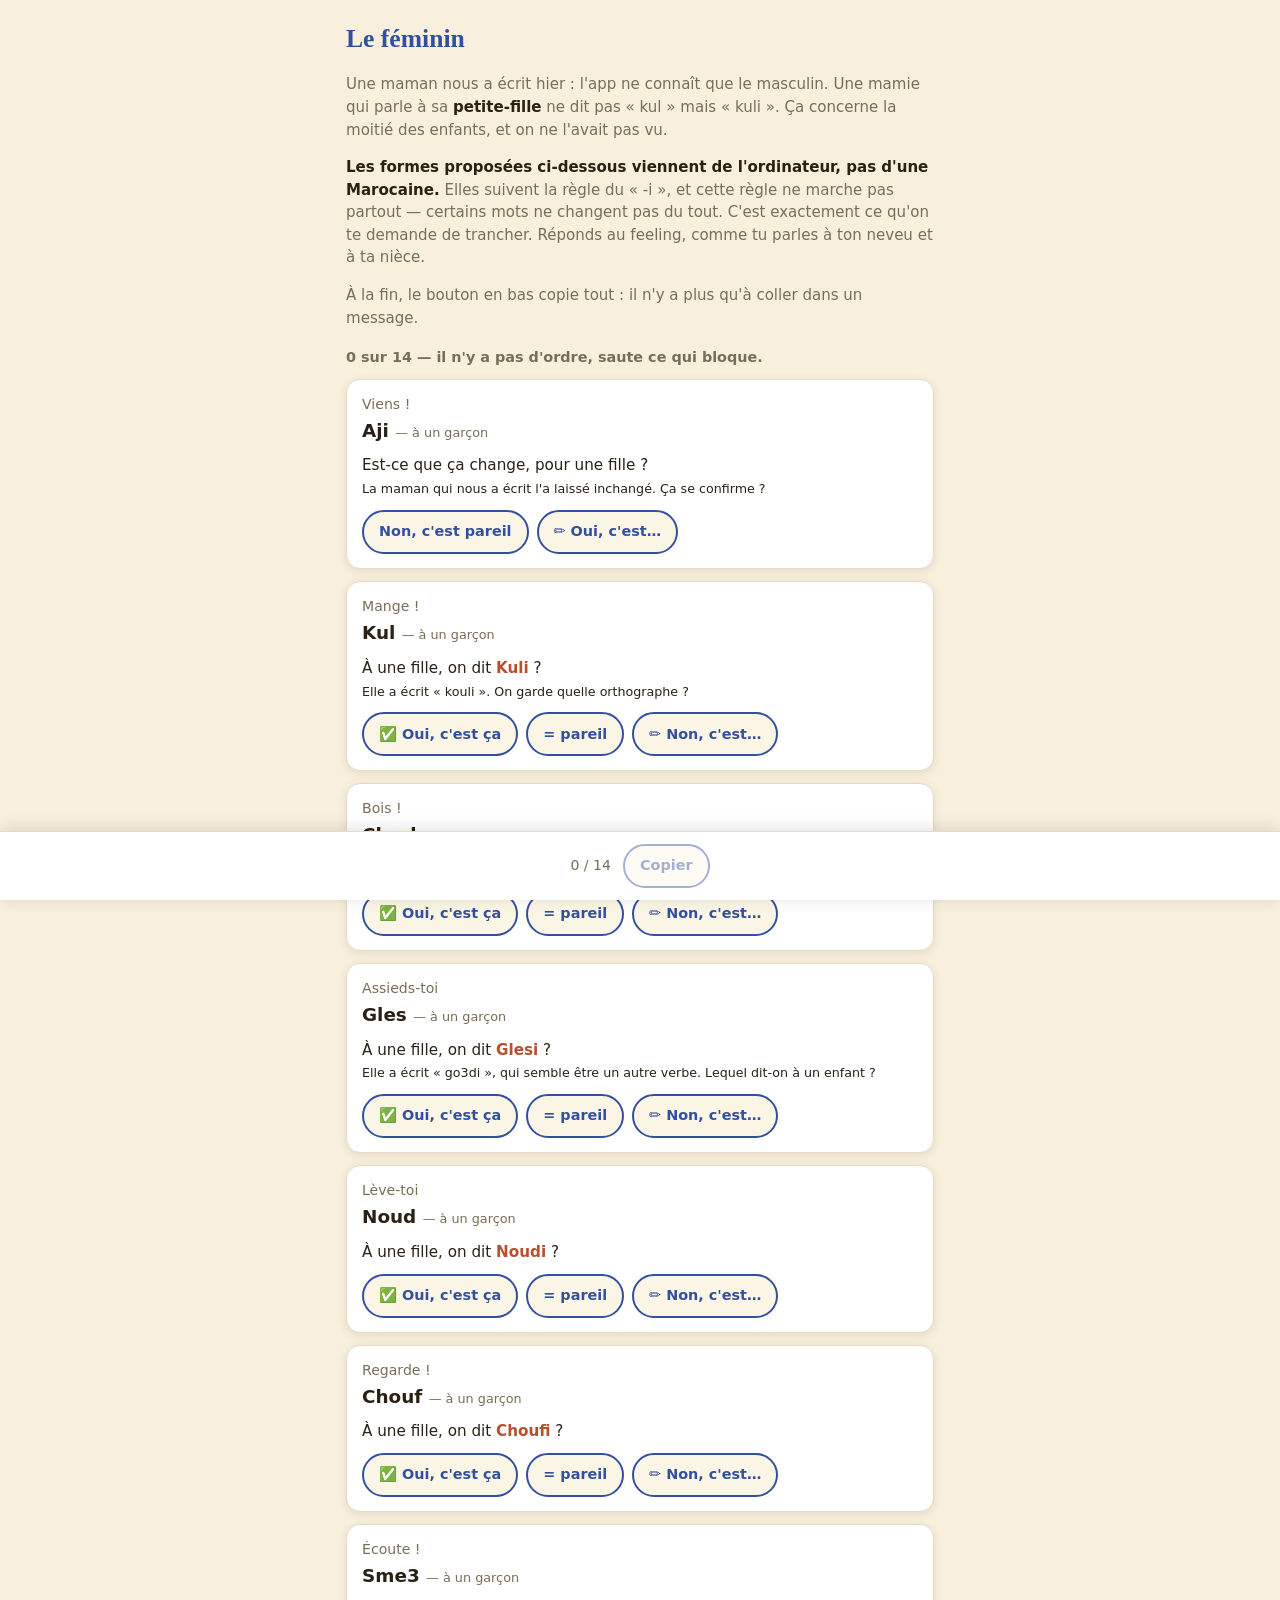
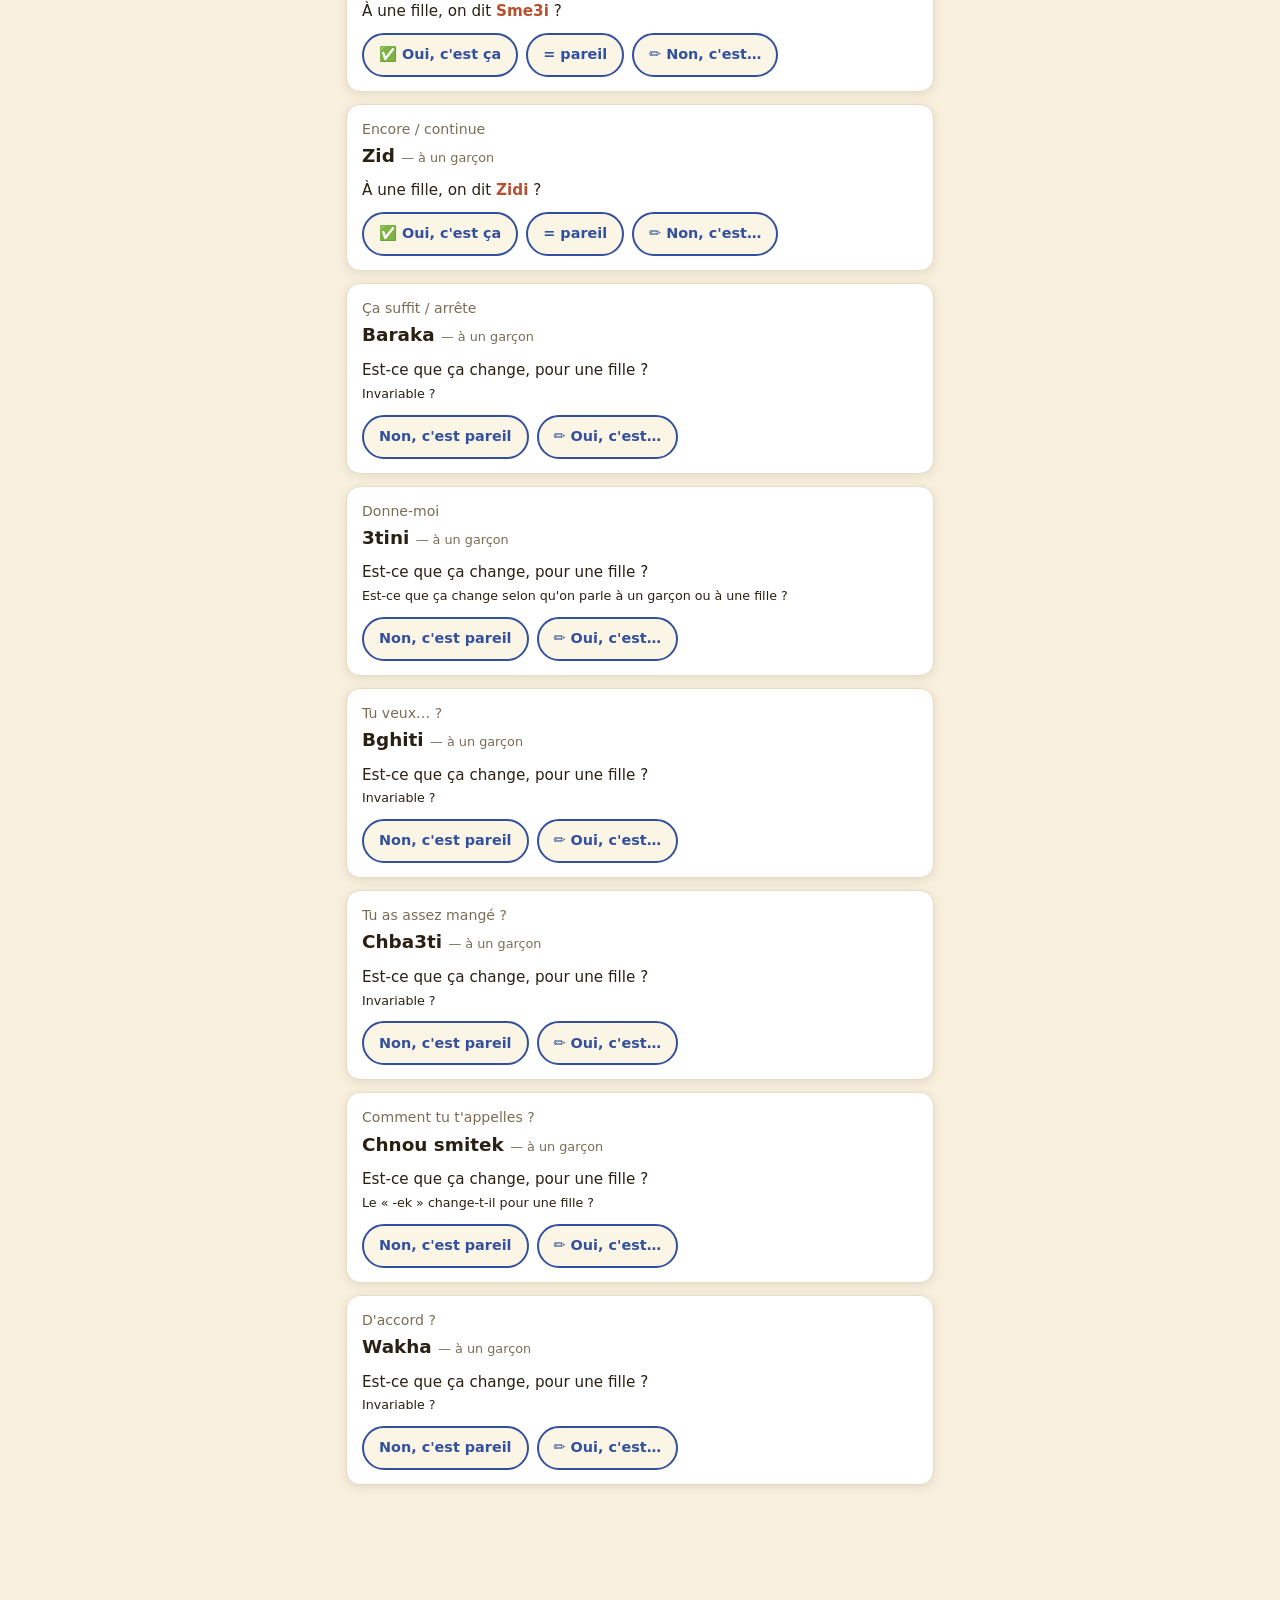
<file: feminin.html>
<!DOCTYPE html>
<html lang="fr">
<head>
  <meta charset="UTF-8" />
  <meta name="viewport" content="width=device-width, initial-scale=1.0" />
  <title>Dari — le féminin à valider</title>
  <meta name="robots" content="noindex, nofollow" />
  <!--
    Page de travail, transmise par lien direct à la relectrice native.

    Une utilisatrice a signalé en commentaire le 16 août que l'app ne connaît
    que le masculin : une grand-mère qui parle à sa petite-fille ne dit pas
    « kul » mais « kuli ». Ça concerne la moitié des enfants.

    Les formes proposées ici viennent de Claude, pas d'une locutrice : ce sont
    des hypothèses fondées sur la règle générale (ajout d'un -i), et la règle
    ne s'applique pas partout. D'où cette page : rien n'entre dans l'app sans
    validation. Le ton du texte le dit explicitement, pour qu'elle sache
    qu'elle corrige une machine et non son mari.
  -->
  <style>
    :root {
      --bg: #f8f0dd;
      --surface: #ffffff;
      --surface-2: #fbf5e6;
      --ink: #2a2013;
      --muted: #7a6d55;
      --majorelle: #33509e;
      --emerald: #1f7a5c;
      --terracotta: #b6502e;
      --saffron: #d99a2b;
      --hair: #e6dcc4;
      --shadow: 0 2px 10px rgba(42, 32, 19, 0.1);
    }
    @media (prefers-color-scheme: dark) {
      :root:not([data-theme="light"]) {
        --bg: #161c27;
        --surface: #202838;
        --surface-2: #1b2230;
        --ink: #eee2c8;
        --muted: #9aa1b5;
        --majorelle: #8fa8ec;
        --emerald: #57c99b;
        --terracotta: #e88c62;
        --saffron: #f0c369;
        --hair: #333b49;
        --shadow: 0 2px 12px rgba(0, 0, 0, 0.4);
      }
    }
    * { box-sizing: border-box; }
    body {
      margin: 0;
      padding: 20px 16px 120px;
      background: var(--bg);
      color: var(--ink);
      font-family: "Avenir Next", "Segoe UI", -apple-system, system-ui, sans-serif;
      line-height: 1.5;
      max-width: 620px;
      margin-inline: auto;
    }
    h1 {
      font-family: Georgia, "Iowan Old Style", ui-serif, serif;
      color: var(--majorelle);
      font-size: 1.6rem;
      margin: 0 0 6px;
    }
    .intro { color: var(--muted); font-size: 0.94rem; }
    .intro strong { color: var(--ink); }
    .compte {
      margin: 18px 0 10px;
      font-weight: 600;
      font-size: 0.9rem;
      color: var(--muted);
    }
    .mot {
      background: var(--surface);
      border: 1px solid var(--hair);
      border-radius: 14px;
      box-shadow: var(--shadow);
      padding: 14px 15px;
      margin-bottom: 12px;
    }
    .mot.repondu { border-color: var(--emerald); }
    .fr { color: var(--muted); font-size: 0.88rem; }
    .masc { font-size: 1.15rem; font-weight: 700; margin: 2px 0 10px; }
    .masc small { font-weight: 400; color: var(--muted); font-size: 0.8rem; }
    .question { font-size: 0.95rem; margin-bottom: 10px; }
    .propose { color: var(--terracotta); font-weight: 700; }
    .choix { display: flex; flex-wrap: wrap; gap: 8px; }
    button {
      font: inherit;
      border-radius: 999px;
      border: 2px solid var(--majorelle);
      background: var(--surface-2);
      color: var(--majorelle);
      padding: 9px 15px;
      min-height: 44px;
      cursor: pointer;
      font-size: 0.9rem;
      font-weight: 600;
    }
    button.actif { background: var(--majorelle); color: var(--surface); }
    button.invar.actif { background: var(--muted); border-color: var(--muted); }
    button.autre.actif { background: var(--terracotta); border-color: var(--terracotta); }
    button:focus-visible { outline: 3px solid var(--saffron); outline-offset: 2px; }
    input[type="text"] {
      margin-top: 10px;
      width: 100%;
      font: inherit;
      padding: 11px 12px;
      min-height: 44px;
      border-radius: 10px;
      border: 2px solid var(--terracotta);
      background: var(--surface-2);
      color: var(--ink);
    }
    .barre {
      position: fixed;
      inset-inline: 0;
      bottom: 0;
      padding: 12px 16px calc(12px + env(safe-area-inset-bottom));
      background: var(--surface);
      border-top: 1px solid var(--hair);
      box-shadow: 0 -2px 16px rgba(0, 0, 0, 0.12);
      display: flex;
      gap: 12px;
      align-items: center;
      justify-content: center;
    }
    .barre span { font-size: 0.88rem; color: var(--muted); }
    #copier:disabled { opacity: 0.45; cursor: default; }
  </style>
</head>
<body>

  <h1>Le féminin</h1>
  <p class="intro">
    Une maman nous a écrit hier : l'app ne connaît que le masculin. Une mamie
    qui parle à sa <strong>petite-fille</strong> ne dit pas « kul » mais « kuli ».
    Ça concerne la moitié des enfants, et on ne l'avait pas vu.
  </p>
  <p class="intro">
    <strong>Les formes proposées ci-dessous viennent de l'ordinateur, pas d'une
    Marocaine.</strong> Elles suivent la règle du « -i », et cette règle ne
    marche pas partout — certains mots ne changent pas du tout. C'est
    exactement ce qu'on te demande de trancher. Réponds au feeling, comme tu
    parles à ton neveu et à ta nièce.
  </p>
  <p class="intro">
    À la fin, le bouton en bas copie tout : il n'y a plus qu'à coller dans un
    message.
  </p>

  <p class="compte" id="compte"></p>
  <div id="liste"></div>

  <div class="barre">
    <span id="etat"></span>
    <button id="copier" disabled>Copier</button>
  </div>

<script>
  // fr    : le sens, pour qu'elle sache de quoi on parle
  // masc  : la forme déjà validée par elle, telle qu'elle est dans l'app
  // hypo  : la forme féminine proposée par l'ordinateur, à confirmer ou non
  // note  : ce qui fait douter, quand il y a une raison de douter
  const MOTS = [
    { fr: "Viens !", masc: "Aji", hypo: "Aji",
      note: "La maman qui nous a écrit l'a laissé inchangé. Ça se confirme ?" },
    { fr: "Mange !", masc: "Kul", hypo: "Kuli",
      note: "Elle a écrit « kouli ». On garde quelle orthographe ?" },
    { fr: "Bois !", masc: "Chreb", hypo: "Chrebi" },
    { fr: "Assieds-toi", masc: "Gles", hypo: "Glesi",
      note: "Elle a écrit « go3di », qui semble être un autre verbe. Lequel dit-on à un enfant ?" },
    { fr: "Lève-toi", masc: "Noud", hypo: "Noudi" },
    { fr: "Regarde !", masc: "Chouf", hypo: "Choufi" },
    { fr: "Écoute !", masc: "Sme3", hypo: "Sme3i" },
    { fr: "Encore / continue", masc: "Zid", hypo: "Zidi" },
    { fr: "Ça suffit / arrête", masc: "Baraka", hypo: "Baraka",
      note: "Invariable ?" },
    { fr: "Donne-moi", masc: "3tini", hypo: "3tini",
      note: "Est-ce que ça change selon qu'on parle à un garçon ou à une fille ?" },
    { fr: "Tu veux… ?", masc: "Bghiti", hypo: "Bghiti",
      note: "Invariable ?" },
    { fr: "Tu as assez mangé ?", masc: "Chba3ti", hypo: "Chba3ti",
      note: "Invariable ?" },
    { fr: "Comment tu t'appelles ?", masc: "Chnou smitek", hypo: "Chnou smitek",
      note: "Le « -ek » change-t-il pour une fille ?" },
    { fr: "D'accord ?", masc: "Wakha", hypo: "Wakha",
      note: "Invariable ?" },
  ];

  // Les réponses sont conservées sur le téléphone : la séance peut être
  // interrompue par un enfant et reprise plus tard sans tout recommencer.
  const CLE = "dari-feminin-v1";

  function lire() {
    try { return JSON.parse(localStorage.getItem(CLE) || "{}"); }
    catch (e) { return {}; }
  }
  function ecrire(etat) {
    try { localStorage.setItem(CLE, JSON.stringify(etat)); }
    catch (e) { /* navigation privée : les réponses ne survivront pas */ }
  }

  const etat = lire();
  const liste = document.getElementById("liste");
  const compteEl = document.getElementById("compte");
  const etatEl = document.getElementById("etat");
  const copierBtn = document.getElementById("copier");

  MOTS.forEach((mot, i) => {
    const carte = document.createElement("div");
    carte.className = "mot";

    const fr = document.createElement("div");
    fr.className = "fr";
    fr.textContent = mot.fr;

    const masc = document.createElement("div");
    masc.className = "masc";
    masc.innerHTML = mot.masc + " <small>— à un garçon</small>";

    // Quand la forme proposée est identique au masculin, « Oui c'est ça » et
    // « = pareil » disent la même chose : deux boutons pour une seule réponse,
    // et la relectrice hésite pour rien. On pose alors la question autrement.
    const identique = mot.hypo === mot.masc;

    const q = document.createElement("div");
    q.className = "question";
    q.innerHTML = (identique
      ? "Est-ce que ça change, pour une fille ?"
      : "À une fille, on dit <span class=\"propose\">" + mot.hypo + "</span> ?")
      + (mot.note ? "<br><small>" + mot.note + "</small>" : "");

    const choix = document.createElement("div");
    choix.className = "choix";

    const champ = document.createElement("input");
    champ.type = "text";
    champ.placeholder = "La bonne forme…";
    champ.hidden = true;

    const boutons = identique
      ? [
          { cle: "invariable", texte: "Non, c'est pareil", classe: "invar" },
          { cle: "autre", texte: "✏️ Oui, c'est…", classe: "autre" },
        ]
      : [
          { cle: "oui", texte: "✅ Oui, c'est ça", classe: "" },
          { cle: "invariable", texte: "= pareil", classe: "invar" },
          { cle: "autre", texte: "✏️ Non, c'est…", classe: "autre" },
        ];

    boutons.forEach((b) => {
      const btn = document.createElement("button");
      btn.type = "button";
      btn.className = b.classe;
      btn.textContent = b.texte;
      btn.addEventListener("click", () => {
        etat[i] = { choix: b.cle, texte: b.cle === "autre" ? (etat[i] || {}).texte || "" : "" };
        ecrire(etat);
        peindre();
        if (b.cle === "autre") champ.focus();
      });
      choix.appendChild(btn);
      b.el = btn;
    });

    champ.addEventListener("input", () => {
      etat[i] = { choix: "autre", texte: champ.value };
      ecrire(etat);
      rafraichir();
    });

    function peindre() {
      const r = etat[i] || {};
      boutons.forEach((b) => b.el.classList.toggle("actif", r.choix === b.cle));
      champ.hidden = r.choix !== "autre";
      if (r.choix === "autre") champ.value = r.texte || "";
      carte.classList.toggle("repondu", !!r.choix);
      rafraichir();
    }

    carte.append(fr, masc, q, choix, champ);
    liste.appendChild(carte);
    peindre();
  });

  function rafraichir() {
    const faits = MOTS.filter((_, i) => (etat[i] || {}).choix).length;
    compteEl.textContent = faits + " sur " + MOTS.length + " — il n'y a pas d'ordre, saute ce qui bloque.";
    etatEl.textContent = faits === MOTS.length ? "Tout est répondu 🎉" : faits + " / " + MOTS.length;
    copierBtn.disabled = faits === 0;
  }

  copierBtn.addEventListener("click", () => {
    let out = "FÉMININ — " + new Date().toLocaleDateString("fr-FR") + "\n\n";
    MOTS.forEach((mot, i) => {
      const r = etat[i];
      if (!r || !r.choix) return;
      let reponse;
      if (r.choix === "oui") reponse = mot.hypo;
      else if (r.choix === "invariable") reponse = mot.masc + " (pareil qu'au masculin)";
      else reponse = (r.texte || "").trim() || "??? (à repréciser)";
      out += mot.fr + "\n  garçon : " + mot.masc + "\n  fille  : " + reponse + "\n\n";
    });
    const manquants = MOTS.filter((_, i) => !(etat[i] || {}).choix).length;
    if (manquants) out += "(" + manquants + " mot(s) non répondu(s))\n";

    navigator.clipboard.writeText(out).then(
      () => {
        copierBtn.textContent = "✅ Copié";
        setTimeout(() => (copierBtn.textContent = "Copier"), 1800);
      },
      () => {
        // Presse-papiers refusé : on affiche le texte pour une copie manuelle
        // plutôt que de laisser le travail se perdre.
        const zone = document.createElement("textarea");
        zone.value = out;
        zone.style.cssText = "width:100%;height:40vh;margin-top:12px";
        document.body.appendChild(zone);
        zone.select();
        copierBtn.textContent = "Copie manuelle ↓";
      }
    );
  });

  rafraichir();
</script>
</body>
</html>
</file>
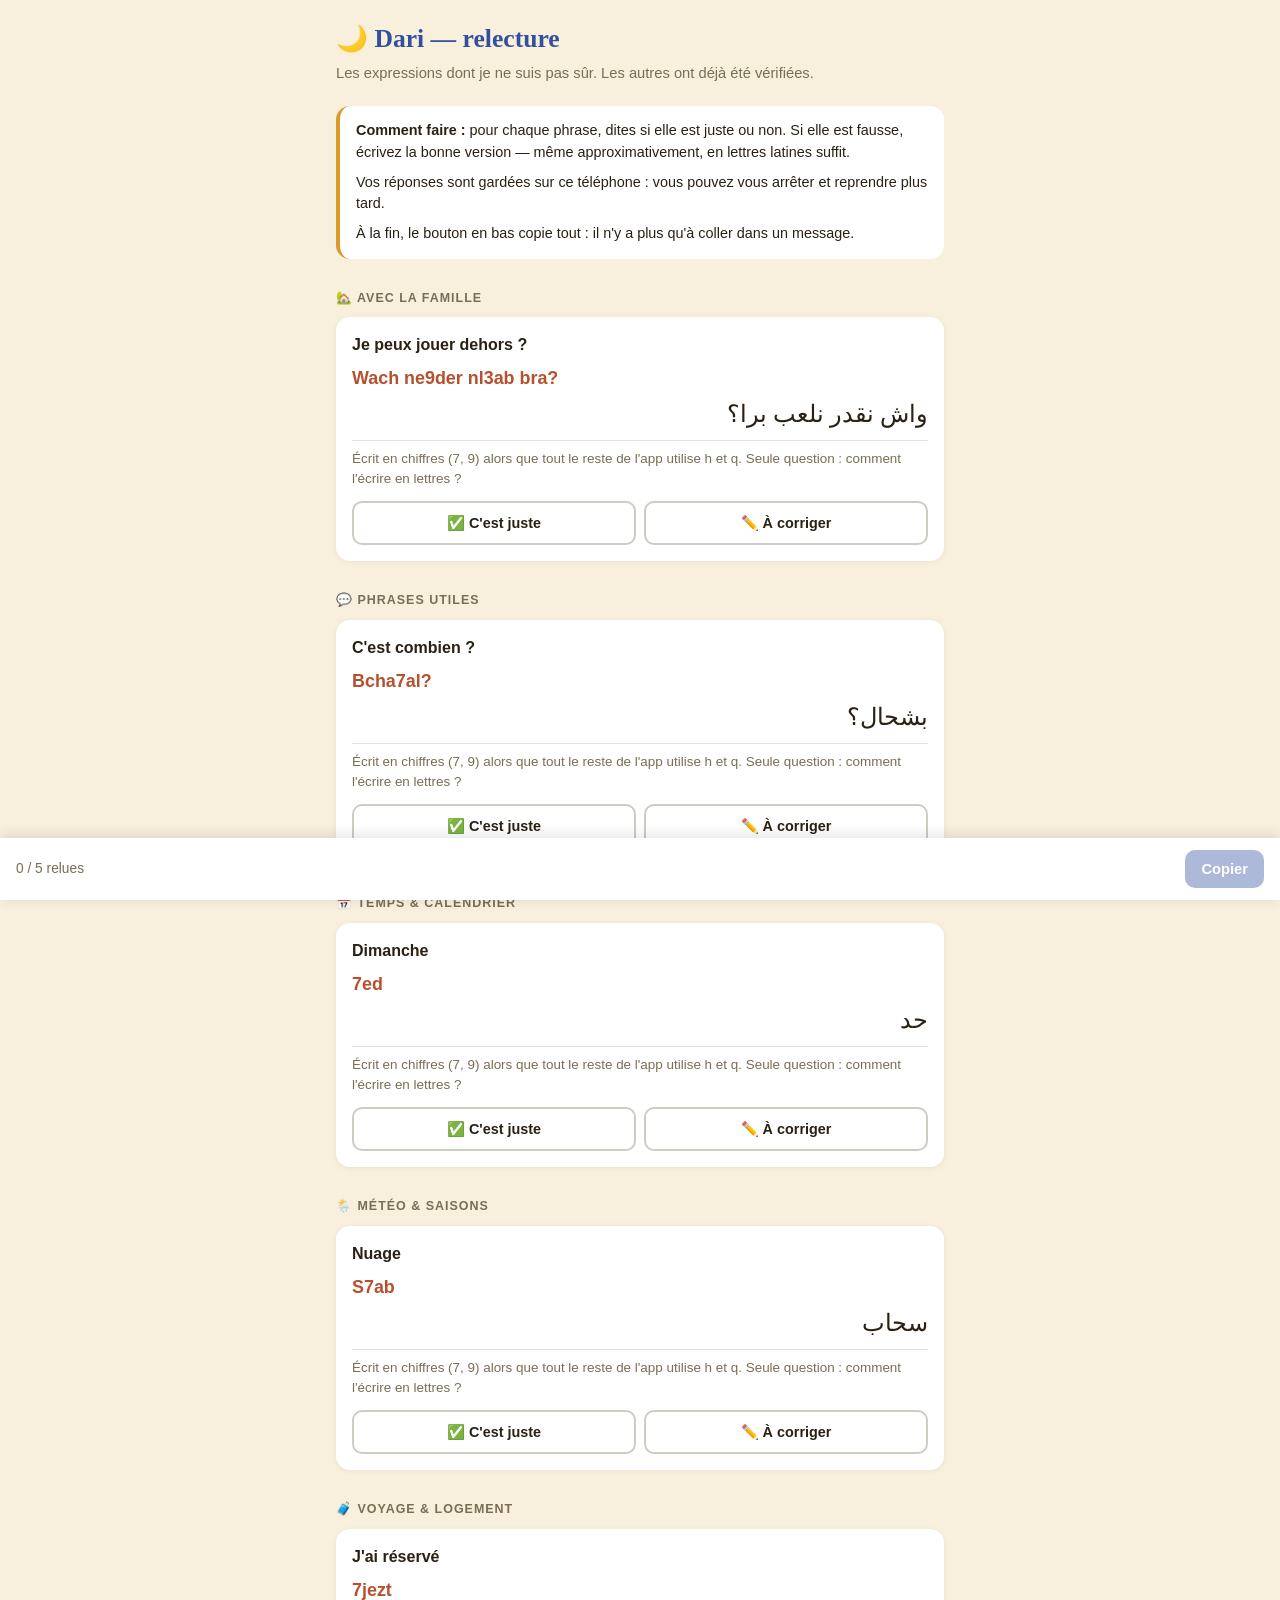
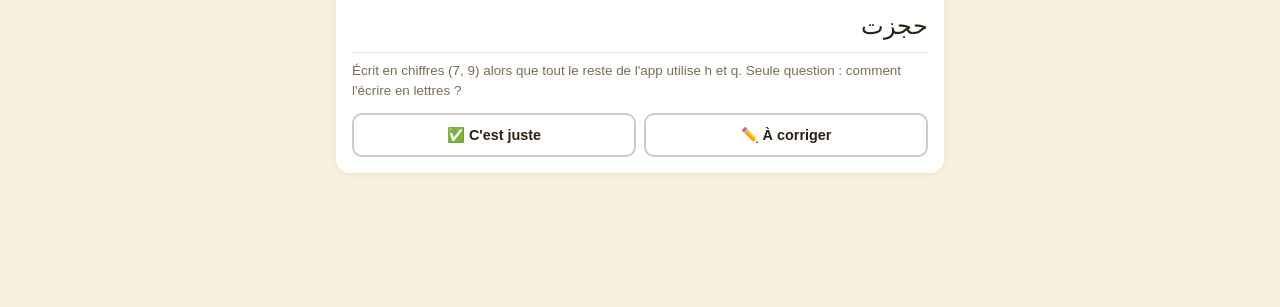
<file: relecture-template.html>
<!DOCTYPE html>
<html lang="fr">
<head>
<meta charset="UTF-8" />
<!-- Page de travail : accessible par lien pour la relectrice, mais
     tenue hors des moteurs de recherche. Ce n'est pas un contrôle
     d'accès — GitHub Pages n'en propose aucun — seulement de quoi
     éviter qu'un visiteur y tombe depuis une recherche. -->
<meta name="robots" content="noindex, nofollow" />
<meta name="viewport" content="width=device-width, initial-scale=1.0, viewport-fit=cover" />
<title>Dari — relecture</title>
<style>
  :root {
    --bg: #f8f0dd; --surface: #fff; --ink: #2a2013; --muted: #7a6d55;
    --majorelle: #33509e; --emerald: #1f7a5c; --terracotta: #b6502e;
    --saffron: #d99a2b; --radius: 14px;
  }
  @media (prefers-color-scheme: dark) {
    :root {
      --bg: #161c27; --surface: #202838; --ink: #eee2c8; --muted: #9aa1b5;
      --majorelle: #8fa8ec; --emerald: #57c99b; --terracotta: #e88c62;
      --saffron: #f0c369;
    }
  }
  * { box-sizing: border-box; }
  body {
    margin: 0; padding: 20px 16px 120px; background: var(--bg); color: var(--ink);
    font-family: -apple-system, BlinkMacSystemFont, "Segoe UI", Roboto, sans-serif;
    line-height: 1.5; max-width: 640px; margin-inline: auto;
  }
  h1 { font-family: Georgia, serif; color: var(--majorelle); font-size: 1.6rem; margin: 0 0 4px; }
  .sub { color: var(--muted); font-size: 0.92rem; margin: 0 0 22px; }
  .howto {
    background: var(--surface); border-radius: var(--radius); padding: 14px 16px;
    font-size: 0.9rem; margin-bottom: 26px;
    border-inline-start: 4px solid var(--saffron);
  }
  .howto p { margin: 0 0 8px; }
  .howto p:last-child { margin-bottom: 0; }
  h2 {
    font-size: 0.78rem; text-transform: uppercase; letter-spacing: 0.08em;
    color: var(--muted); margin: 30px 0 10px;
  }
  .card {
    background: var(--surface); border-radius: var(--radius); padding: 16px;
    margin-bottom: 14px; box-shadow: 0 1px 6px rgba(0,0,0,0.06);
  }
  .fr { font-weight: 600; margin-bottom: 8px; }
  .latin { color: var(--terracotta); font-size: 1.12rem; font-weight: 600; }
  .arabic {
    font-size: 1.5rem; direction: rtl; margin: 4px 0 8px;
    font-family: "Geeza Pro", "Noto Naskh Arabic", serif;
  }
  .note {
    font-size: 0.84rem; color: var(--muted); margin: 8px 0 0;
    padding-top: 8px; border-top: 1px solid color-mix(in srgb, var(--muted) 20%, transparent);
  }
  .verdict { display: flex; gap: 8px; margin-top: 12px; }
  .verdict button {
    /* 44 px : en dessous, un pouce rate la cible une fois sur cinq — et
       cette page ne s'utilise que sur un téléphone. */
    flex: 1; padding: 11px 9px; min-height: 44px; border-radius: 10px;
    font-size: 0.9rem; font-weight: 600;
    border: 2px solid color-mix(in srgb, var(--muted) 35%, transparent);
    background: transparent; color: var(--ink); cursor: pointer;
  }
  .verdict button.ok.on { background: var(--emerald); border-color: var(--emerald); color: #fff; }
  .verdict button.ko.on { background: var(--terracotta); border-color: var(--terracotta); color: #fff; }
  textarea {
    width: 100%; margin-top: 10px; padding: 10px; border-radius: 10px;
    border: 2px solid color-mix(in srgb, var(--muted) 30%, transparent);
    background: var(--bg); color: var(--ink); font: inherit; font-size: 0.95rem;
    resize: vertical; min-height: 62px; display: none;
  }
  textarea.show { display: block; }
  .done { opacity: 0.55; }
  .bar {
    position: fixed; inset-inline: 0; bottom: 0; padding: 12px 16px calc(12px + env(safe-area-inset-bottom));
    background: var(--surface); box-shadow: 0 -2px 14px rgba(0,0,0,0.12);
    display: flex; gap: 10px; align-items: center;
  }
  .bar .count { font-size: 0.86rem; color: var(--muted); flex: 1; }
  .bar button {
    padding: 11px 16px; border: none; border-radius: 10px; background: var(--majorelle);
    color: #fff; font-weight: 700; font-size: 0.92rem; cursor: pointer;
  }
  .bar button:disabled { opacity: 0.4; cursor: default; }

    /* Une correction commencée mais vide : ni faite, ni oubliée. */
    .card.attente { border-color: #d99a2b; }

    .etat-fix {
      display: none;
      margin: 6px 0 0;
      font-size: 0.86rem;
      font-weight: 600;
      color: #b6502e;
    }
    .etat-fix.show { display: block; }
    .etat-fix.ok { color: #1f7a5c; }
</style>
</head>
<body>

<h1>🌙 Dari — relecture</h1>
<p class="sub">Les expressions dont je ne suis pas sûr. Les autres ont déjà été vérifiées.</p>

<div class="howto">
  <p><strong>Comment faire :</strong> pour chaque phrase, dites si elle est juste ou non. Si elle est fausse, écrivez la bonne version — même approximativement, en lettres latines suffit.</p>
  <p>Vos réponses sont gardées sur ce téléphone : vous pouvez vous arrêter et reprendre plus tard.</p>
  <p>À la fin, le bouton en bas copie tout : il n'y a plus qu'à coller dans un message.</p>
</div>

<div id="list"></div>

<div class="bar">
  <span class="count" id="count"></span>
  <button id="copy" disabled>Copier</button>
</div>

<script src="data.js"></script>
<script src="situations.js"></script>
<script>
  const STORE = "dari-relecture-v1";
  let answers = {};
  try { answers = JSON.parse(localStorage.getItem(STORE)) || {}; } catch (e) { answers = {}; }

  function save() {
    try { localStorage.setItem(STORE, JSON.stringify(answers)); } catch (e) {}
  }

  // Les phrases d'abord, les mots de vocabulaire ensuite : les phrases sont
  // ce qui se dit devant la belle-famille, donc ce qui coûte le plus cher si
  // c'est faux.
  const items = linesToCheck().concat(
    typeof motsARelire === "function" ? motsARelire() : []
  );
  const list = document.getElementById("list");
  let lastSituation = null;

  // La progression était indexée par position dans la liste. Or la liste
  // raccourcit à chaque correction appliquée : au tour suivant, les réponses
  // enregistrées se retrouvaient rattachées aux mauvaises expressions. On la
  // rattache donc au contenu de la phrase, qui ne bouge pas.
  function keyOf(item) {
    const raw = item.fr + "|" + item.latin;
    let h = 5381;
    for (let i = 0; i < raw.length; i++) h = ((h << 5) + h + raw.charCodeAt(i)) | 0;
    return "k" + (h >>> 0).toString(36);
  }

  // Déclarés avant la boucle : paint() appelle refresh() dès la première
  // fiche, et des const déclarés plus bas seraient encore inaccessibles.
  const countEl = document.getElementById("count");
  const copyBtn = document.getElementById("copy");

  // Une réponse n'est complète que si elle dit quelque chose. « À corriger »
  // sans la bonne formulation ne nous apprend rien — c'est exactement ce qui
  // s'est produit le 17 août : cinq corrections revenues vides parce que le
  // compteur avançait au clic sur le bouton, avant qu'un mot soit écrit.
  function complete(a) {
    return !!a && (a.v === "ok" || (a.v === "ko" && (a.fix || "").trim().length > 0));
  }

  function refresh() {
    // On ne compte que les réponses portant sur des phrases encore
    // présentes : d'anciennes clés survivent aux corrections appliquées.
    const faites = items.filter((it) => complete(answers[keyOf(it)])).length;
    const enCours = items.filter((it) => {
      const a = answers[keyOf(it)];
      return a && !complete(a);
    }).length;
    countEl.textContent = faites + " / " + items.length + " relues" +
      (enCours ? " · " + enCours + " à compléter" : "");
    copyBtn.disabled = faites === 0;
  }

  items.forEach((item) => {
    const key = keyOf(item);
    if (item.situation !== lastSituation) {
      const h = document.createElement("h2");
      h.textContent = item.situation;
      list.appendChild(h);
      lastSituation = item.situation;
    }

    const card = document.createElement("div");
    card.className = "card";
    card.innerHTML =
      '<div class="fr">' + item.fr + "</div>" +
      '<div class="latin">' + item.latin + "</div>" +
      '<div class="arabic">' + item.arabic + "</div>" +
      (item.note ? '<p class="note">' + item.note + "</p>" : "");

    const verdict = document.createElement("div");
    verdict.className = "verdict";
    const okBtn = document.createElement("button");
    okBtn.className = "ok";
    okBtn.textContent = "✅ C'est juste";
    const koBtn = document.createElement("button");
    koBtn.className = "ko";
    koBtn.textContent = "✏️ À corriger";
    verdict.append(okBtn, koBtn);

    const fix = document.createElement("textarea");
    fix.placeholder = "La bonne façon de le dire…";

    // Il n'existait aucun signe que le texte était retenu : on tape, rien ne
    // bouge, on croit que ça n'a pas marché. Cette ligne le dit.
    const etat = document.createElement("p");
    etat.className = "etat-fix";

    function paint() {
      const a = answers[key];
      // Le second argument de toggle() doit être un vrai booléen : passer
      // undefined le fait basculer au lieu de forcer l'état.
      okBtn.classList.toggle("on", !!a && a.v === "ok");
      koBtn.classList.toggle("on", !!a && a.v === "ko");
      fix.classList.toggle("show", !!a && a.v === "ko");
      card.classList.toggle("done", complete(a));
      card.classList.toggle("attente", !!a && !complete(a));
      if (a && a.fix !== undefined) fix.value = a.fix;

      etat.classList.toggle("show", !!a && a.v === "ko");
      const ecrit = a && (a.fix || "").trim().length > 0;
      etat.textContent = ecrit ? "✓ Noté, c'est enregistré"
                               : "Écris la bonne formulation ci-dessus";
      etat.classList.toggle("ok", !!ecrit);
      refresh();
    }

    okBtn.onclick = () => { answers[key] = { v: "ok" }; save(); paint(); };
    koBtn.onclick = () => {
      answers[key] = { v: "ko", fix: (answers[key] && answers[key].fix) || "" };
      save(); paint(); fix.focus();
    };
    fix.oninput = () => {
      answers[key] = { v: "ko", fix: fix.value };
      save();
      paint(); // et non refresh() seul : c'est paint() qui affiche « noté »
    };

    card.append(verdict, fix, etat);
    list.appendChild(card);
    paint();
  });

  copyBtn.onclick = () => {
    const answered = items.map((item) => ({ item, a: answers[keyOf(item)] })).filter((x) => x.a);
    const fixes = answered.filter((x) => x.a.v === "ko");
    // Les expressions validées doivent remonter elles aussi : sans leur liste,
    // impossible de savoir lesquelles sont acquises, et la relectrice devrait
    // les reprendre une deuxième fois au tour suivant.
    const oks = answered.filter((x) => x.a.v === "ok");

    let out = "Relecture Dari — " + answered.length + "/" + items.length + " relues\n\n";

    out += fixes.length ? "À CORRIGER (" + fixes.length + ") :\n" : "Rien à corriger 🎉\n";
    fixes.forEach((x) => {
      out += "• " + x.item.fr + "\n";
      out += "  écrit : " + x.item.latin + "\n";
      out += "  juste : " + (x.a.fix || "(à préciser)") + "\n\n";
    });

    if (oks.length) {
      out += "\nVALIDÉES (" + oks.length + ") :\n";
      oks.forEach((x) => {
        out += "• " + x.item.latin + "\n";
      });
    }

    const restantes = items.length - answered.length;
    if (restantes > 0) out += "\nPas encore relues : " + restantes + "\n";

    navigator.clipboard.writeText(out).then(
      () => { copyBtn.textContent = "✅ Copié"; setTimeout(() => (copyBtn.textContent = "Copier"), 1800); },
      () => {
        // Le presse-papiers peut être refusé hors HTTPS : on affiche le texte
        // pour qu'il reste sélectionnable à la main.
        prompt("Copiez ce texte :", out);
      }
    );
  };

  refresh();
</script>
</body>
</html>
</file>
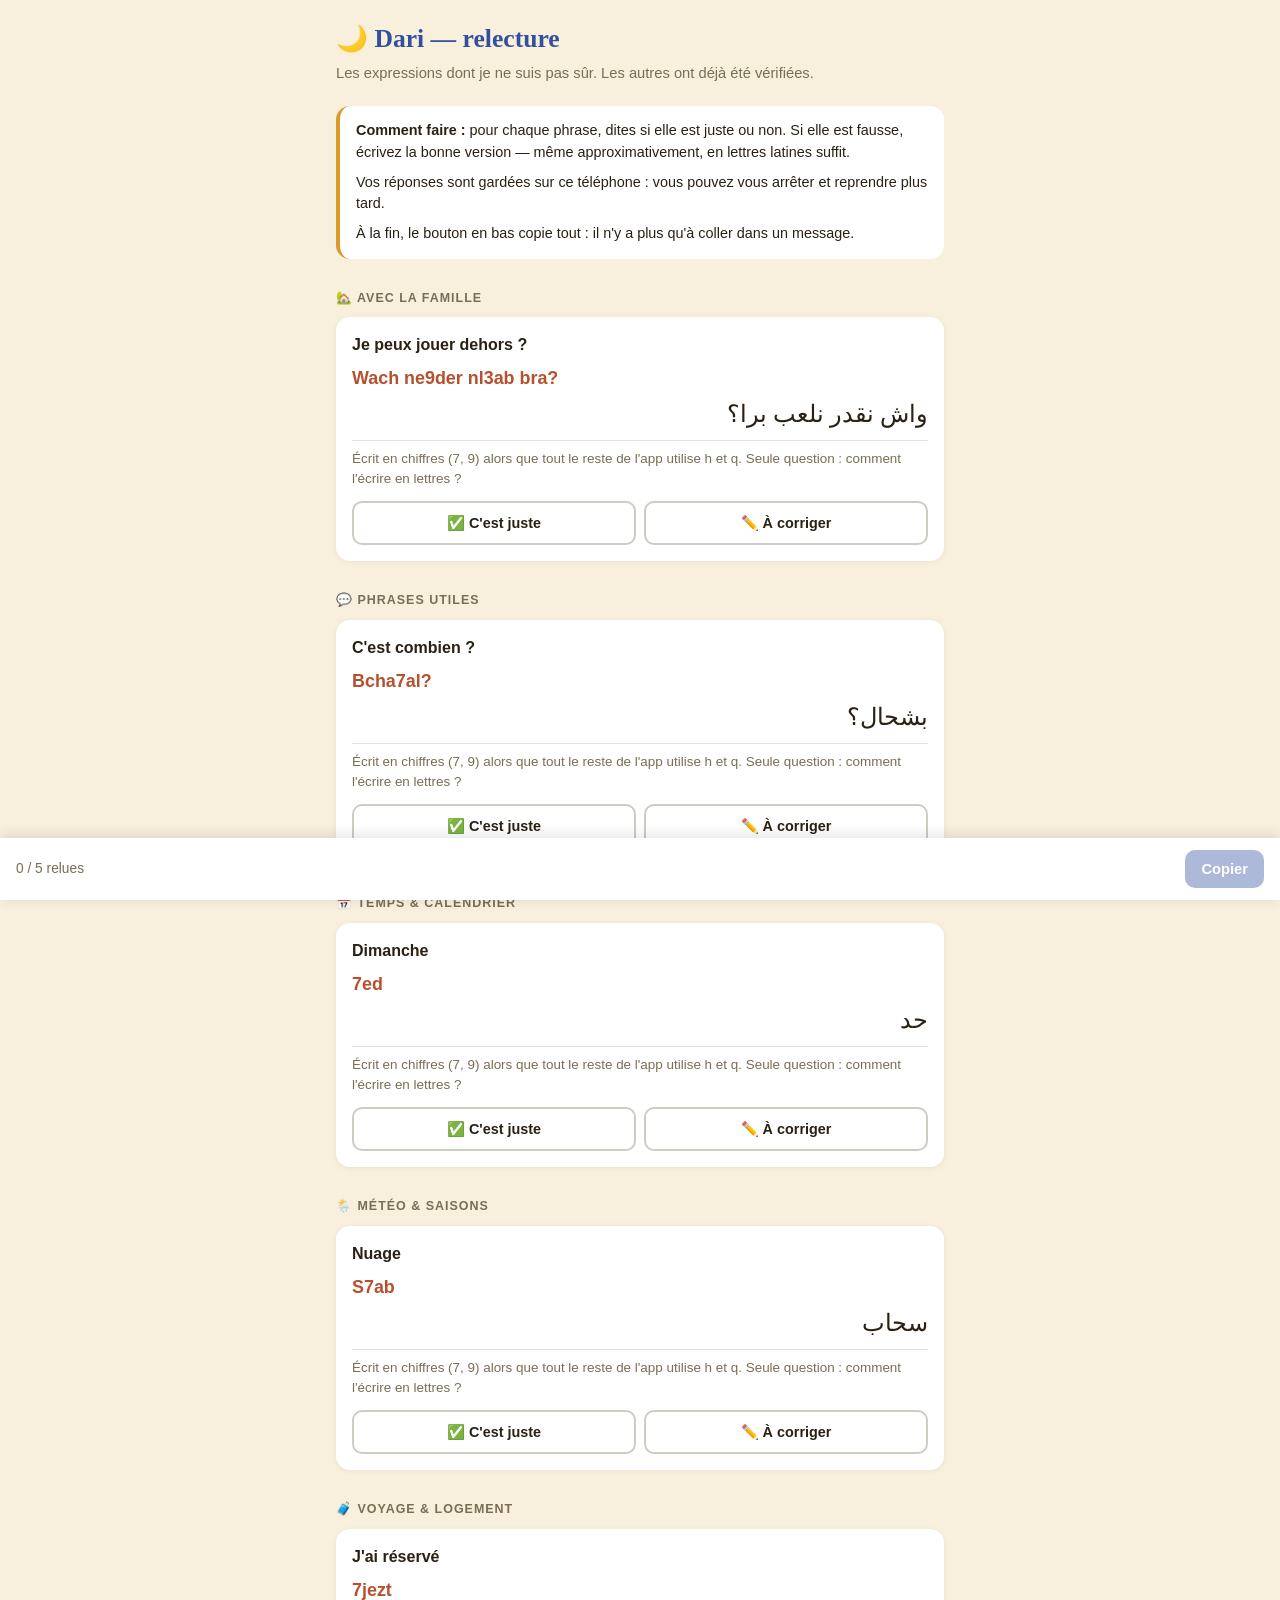
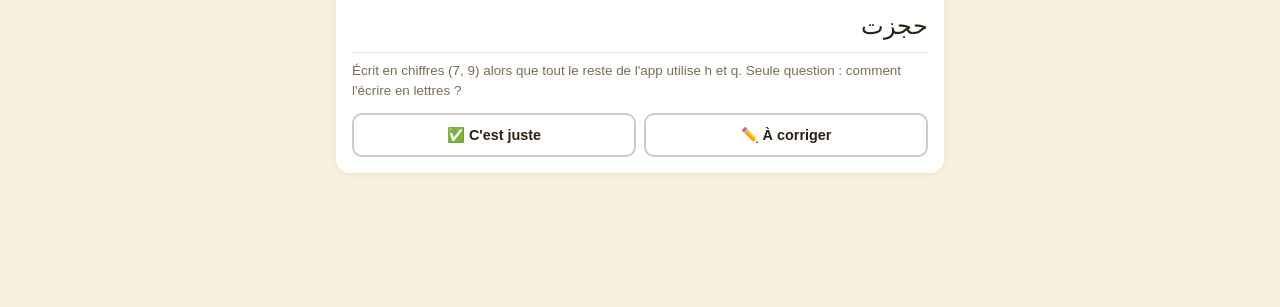
<file: relecture.html>
<!DOCTYPE html>
<html lang="fr">
<head>
<meta charset="UTF-8" />
<!-- Page de travail : accessible par lien pour la relectrice, mais
     tenue hors des moteurs de recherche. Ce n'est pas un contrôle
     d'accès — GitHub Pages n'en propose aucun — seulement de quoi
     éviter qu'un visiteur y tombe depuis une recherche. -->
<meta name="robots" content="noindex, nofollow" />
<meta name="viewport" content="width=device-width, initial-scale=1.0, viewport-fit=cover" />
<title>Dari — relecture</title>
<style>
  :root {
    --bg: #f8f0dd; --surface: #fff; --ink: #2a2013; --muted: #7a6d55;
    --majorelle: #33509e; --emerald: #1f7a5c; --terracotta: #b6502e;
    --saffron: #d99a2b; --radius: 14px;
  }
  @media (prefers-color-scheme: dark) {
    :root {
      --bg: #161c27; --surface: #202838; --ink: #eee2c8; --muted: #9aa1b5;
      --majorelle: #8fa8ec; --emerald: #57c99b; --terracotta: #e88c62;
      --saffron: #f0c369;
    }
  }
  * { box-sizing: border-box; }
  body {
    margin: 0; padding: 20px 16px 120px; background: var(--bg); color: var(--ink);
    font-family: -apple-system, BlinkMacSystemFont, "Segoe UI", Roboto, sans-serif;
    line-height: 1.5; max-width: 640px; margin-inline: auto;
  }
  h1 { font-family: Georgia, serif; color: var(--majorelle); font-size: 1.6rem; margin: 0 0 4px; }
  .sub { color: var(--muted); font-size: 0.92rem; margin: 0 0 22px; }
  .howto {
    background: var(--surface); border-radius: var(--radius); padding: 14px 16px;
    font-size: 0.9rem; margin-bottom: 26px;
    border-inline-start: 4px solid var(--saffron);
  }
  .howto p { margin: 0 0 8px; }
  .howto p:last-child { margin-bottom: 0; }
  h2 {
    font-size: 0.78rem; text-transform: uppercase; letter-spacing: 0.08em;
    color: var(--muted); margin: 30px 0 10px;
  }
  .card {
    background: var(--surface); border-radius: var(--radius); padding: 16px;
    margin-bottom: 14px; box-shadow: 0 1px 6px rgba(0,0,0,0.06);
  }
  .fr { font-weight: 600; margin-bottom: 8px; }
  .latin { color: var(--terracotta); font-size: 1.12rem; font-weight: 600; }
  .arabic {
    font-size: 1.5rem; direction: rtl; margin: 4px 0 8px;
    font-family: "Geeza Pro", "Noto Naskh Arabic", serif;
  }
  .note {
    font-size: 0.84rem; color: var(--muted); margin: 8px 0 0;
    padding-top: 8px; border-top: 1px solid color-mix(in srgb, var(--muted) 20%, transparent);
  }
  .verdict { display: flex; gap: 8px; margin-top: 12px; }
  .verdict button {
    /* 44 px : en dessous, un pouce rate la cible une fois sur cinq — et
       cette page ne s'utilise que sur un téléphone. */
    flex: 1; padding: 11px 9px; min-height: 44px; border-radius: 10px;
    font-size: 0.9rem; font-weight: 600;
    border: 2px solid color-mix(in srgb, var(--muted) 35%, transparent);
    background: transparent; color: var(--ink); cursor: pointer;
  }
  .verdict button.ok.on { background: var(--emerald); border-color: var(--emerald); color: #fff; }
  .verdict button.ko.on { background: var(--terracotta); border-color: var(--terracotta); color: #fff; }
  textarea {
    width: 100%; margin-top: 10px; padding: 10px; border-radius: 10px;
    border: 2px solid color-mix(in srgb, var(--muted) 30%, transparent);
    background: var(--bg); color: var(--ink); font: inherit; font-size: 0.95rem;
    resize: vertical; min-height: 62px; display: none;
  }
  textarea.show { display: block; }
  .done { opacity: 0.55; }
  .bar {
    position: fixed; inset-inline: 0; bottom: 0; padding: 12px 16px calc(12px + env(safe-area-inset-bottom));
    background: var(--surface); box-shadow: 0 -2px 14px rgba(0,0,0,0.12);
    display: flex; gap: 10px; align-items: center;
  }
  .bar .count { font-size: 0.86rem; color: var(--muted); flex: 1; }
  .bar button {
    padding: 11px 16px; border: none; border-radius: 10px; background: var(--majorelle);
    color: #fff; font-weight: 700; font-size: 0.92rem; cursor: pointer;
  }
  .bar button:disabled { opacity: 0.4; cursor: default; }

    /* Une correction commencée mais vide : ni faite, ni oubliée. */
    .card.attente { border-color: #d99a2b; }

    .etat-fix {
      display: none;
      margin: 6px 0 0;
      font-size: 0.86rem;
      font-weight: 600;
      color: #b6502e;
    }
    .etat-fix.show { display: block; }
    .etat-fix.ok { color: #1f7a5c; }
</style>
</head>
<body>

<h1>🌙 Dari — relecture</h1>
<p class="sub">Les expressions dont je ne suis pas sûr. Les autres ont déjà été vérifiées.</p>

<div class="howto">
  <p><strong>Comment faire :</strong> pour chaque phrase, dites si elle est juste ou non. Si elle est fausse, écrivez la bonne version — même approximativement, en lettres latines suffit.</p>
  <p>Vos réponses sont gardées sur ce téléphone : vous pouvez vous arrêter et reprendre plus tard.</p>
  <p>À la fin, le bouton en bas copie tout : il n'y a plus qu'à coller dans un message.</p>
</div>

<div id="list"></div>

<div class="bar">
  <span class="count" id="count"></span>
  <button id="copy" disabled>Copier</button>
</div>
<script>
// Contenu pédagogique : Darija (arabe marocain)
// Remarque : la Darija ne possède pas d'orthographe latine standardisée.
// La transcription "latin" utilisée ici est une transcription phonétique
// courante (le "3" = ع, le "7" = ح, le "9"/"q" = ق).

const CATEGORIES = [
  {
    id: "salutations",
    label: "Salutations",
    emoji: "👋",
    kidFriendly: true,
    items: [
      { fr: "Bonjour / Salut", latin: "Salam", arabic: "السلام", emoji: "👋" },
      { fr: "Comment ça va ?", latin: "Kidayer? (homme) / Kidayra? (femme)", arabic: "كيداير؟ / كيدايرة؟", emoji: "🙂" },
      { fr: "Ça va bien, merci", latin: "La bas, lhamdulillah", arabic: "لا باس، الحمد لله", emoji: "😊" },
      { fr: "Merci", latin: "Choukran", arabic: "شكرا", emoji: "🙏" },
      { fr: "S'il te plaît", latin: "3afak", arabic: "عافاك", emoji: "🤲" },
      { fr: "Oui", latin: "Iyeh", arabic: "ايه", emoji: "✅" },
      { fr: "Non", latin: "La", arabic: "لا", emoji: "❌" },
      { fr: "Au revoir", latin: "Bslama", arabic: "بسلامة", emoji: "👋" },
      { fr: "Bienvenue", latin: "Marhba", arabic: "مرحبا", emoji: "🤗" },
      { fr: "Bonsoir", latin: "Msa lkhir", arabic: "مسا الخير", emoji: "🌆" },
      { fr: "Bonne journée", latin: "Nhark mzyan", arabic: "نهارك مزيان", emoji: "☀️" },
      { fr: "Excusez-moi / Pardon", latin: "Smeh lia", arabic: "سمح ليا", emoji: "🙇" },
      { fr: "Ce n'est rien / pas de problème", latin: "Machi muchkil", arabic: "ماشي مشكل", emoji: "🤷‍♂️" },
      { fr: "De rien", latin: "Bla jmil", arabic: "بلا جميل", emoji: "😊" },
      { fr: "Enchanté(e)", latin: "Metcharfin", arabic: "متشرفين", emoji: "🤝" },
      { fr: "Félicitations", latin: "Mabrouk", arabic: "مبروك", emoji: "🎉" },
      { fr: "Bon appétit", latin: "Bsaha", arabic: "بالصحة", emoji: "🍽️" },
      { fr: "À bientôt", latin: "Nchoufek qriban", arabic: "نشوفك قريبا", emoji: "👋" },
    ],
  },
  {
    id: "famille",
    label: "Famille",
    emoji: "👨‍👩‍👧‍👦",
    kidFriendly: true,
    items: [
      { fr: "Papa", latin: "Baba", arabic: "بابا", emoji: "👨" },
      { fr: "Maman", latin: "Mama / Mma", arabic: "ماما", emoji: "👩" },
      { fr: "Frère", latin: "Khoya", arabic: "خويا", emoji: "👦" },
      { fr: "Sœur", latin: "Khti", arabic: "ختي", emoji: "👧" },
      { fr: "Fils", latin: "Weld", arabic: "ولد", emoji: "👦" },
      { fr: "Fille", latin: "Bnt", arabic: "بنت", emoji: "👧" },
      { fr: "Grand-père", latin: "Jeddi", arabic: "جدي", emoji: "👴" },
      { fr: "Grand-mère", latin: "Jeddati", arabic: "جدتي", emoji: "👵" },
      { fr: "Famille", latin: "3a'ila", arabic: "عائلة", emoji: "👨‍👩‍👧‍👦" },
      { fr: "Oncle (paternel)", latin: "3mi", arabic: "عمي", emoji: "👨" },
      { fr: "Oncle (maternel)", latin: "Khali", arabic: "خالي", emoji: "👨" },
      { fr: "Tante (paternelle)", latin: "3mti", arabic: "عمتي", emoji: "👩" },
      { fr: "Tante (maternelle)", latin: "Khalti", arabic: "خالتي", emoji: "👩" },
      { fr: "Cousin", latin: "Weld 3mi", arabic: "ولد عمي", emoji: "🧑" },
      { fr: "Cousine", latin: "Bnt 3mi", arabic: "بنت عمي", emoji: "🧑" },
      { fr: "Mari", latin: "Rajel", arabic: "راجل", emoji: "🤵" },
      { fr: "Femme (épouse)", latin: "Mra", arabic: "مرا", emoji: "👰" },
      { fr: "Bébé", latin: "Drri sghir", arabic: "دري صغير", emoji: "👶" },
    ],
  },
  {
    id: "nombres",
    label: "Nombres",
    emoji: "🔢",
    kidFriendly: true,
    items: [
      { fr: "1", latin: "Wahed", arabic: "واحد", emoji: "1️⃣" },
      { fr: "2", latin: "Jouj", arabic: "جوج", emoji: "2️⃣" },
      { fr: "3", latin: "Tlata", arabic: "تلاتة", emoji: "3️⃣" },
      { fr: "4", latin: "Rb3a", arabic: "ربعة", emoji: "4️⃣" },
      { fr: "5", latin: "Khamsa", arabic: "خمسة", emoji: "5️⃣" },
      { fr: "6", latin: "Stta", arabic: "ستة", emoji: "6️⃣" },
      { fr: "7", latin: "Sb3a", arabic: "سبعة", emoji: "7️⃣" },
      { fr: "8", latin: "Tmnya", arabic: "تمنية", emoji: "8️⃣" },
      { fr: "9", latin: "Tsa3oud", arabic: "تسعود", emoji: "9️⃣" },
      { fr: "10", latin: "3achra", arabic: "عشرة", emoji: "🔟" },
      { fr: "11", latin: "Hdach", arabic: "احداش", emoji: "🔢" },
      { fr: "12", latin: "Tnach", arabic: "طناش", emoji: "🔢" },
      { fr: "13", latin: "Tlttach", arabic: "تلطاش", emoji: "🔢" },
      { fr: "14", latin: "Rba3tach", arabic: "ربعطاش", emoji: "🔢" },
      { fr: "15", latin: "Khmstach", arabic: "خمسطاش", emoji: "🔢" },
      { fr: "16", latin: "Sttach", arabic: "سطاش", emoji: "🔢" },
      { fr: "17", latin: "Sb3tach", arabic: "سبعطاش", emoji: "🔢" },
      { fr: "18", latin: "Tmntach", arabic: "تمنطاش", emoji: "🔢" },
      { fr: "19", latin: "Ts3tach", arabic: "تسعطاش", emoji: "🔢" },
      { fr: "20", latin: "3achrin", arabic: "عشرين", emoji: "🔢" },
      { fr: "30", latin: "Tlatin", arabic: "تلاتين", emoji: "🔢" },
      { fr: "40", latin: "Rb3in", arabic: "ربعين", emoji: "🔢" },
      { fr: "50", latin: "Khamsin", arabic: "خمسين", emoji: "🔢" },
      { fr: "100", latin: "Miya", arabic: "مية", emoji: "🔢" },
      { fr: "Premier", latin: "Lowel", arabic: "الأول", emoji: "🥇" },
      { fr: "Deuxième", latin: "Tani", arabic: "الثاني", emoji: "🥈" },
      { fr: "Troisième", latin: "Talet", arabic: "الثالث", emoji: "🥉" },
      { fr: "Dernier", latin: "Lakhir", arabic: "الأخير", emoji: "🏁" },
    ],
  },
  {
    id: "couleurs",
    label: "Couleurs",
    emoji: "🎨",
    kidFriendly: true,
    items: [
      { fr: "Rouge", latin: "Hmer", arabic: "احمر", emoji: "🔴" },
      { fr: "Bleu", latin: "Zrq", arabic: "ازرق", emoji: "🔵" },
      { fr: "Vert", latin: "Khdr", arabic: "اخضر", emoji: "🟢" },
      { fr: "Jaune", latin: "Sfr", arabic: "اصفر", emoji: "🟡" },
      { fr: "Noir", latin: "Kahel", arabic: "كحل", emoji: "⚫" },
      { fr: "Blanc", latin: "Byed", arabic: "بيض", emoji: "⚪" },
    ],
  },
  {
    id: "animaux",
    label: "Animaux",
    emoji: "🐾",
    kidFriendly: true,
    items: [
      { fr: "Chat", latin: "Mouch", arabic: "موش", emoji: "🐱" },
      { fr: "Chien", latin: "Kelb", arabic: "كلب", emoji: "🐶" },
      { fr: "Oiseau", latin: "Tir", arabic: "طير", emoji: "🐦" },
      { fr: "Poisson", latin: "Hout", arabic: "حوت", emoji: "🐟" },
      { fr: "Cheval", latin: "3awd", arabic: "عود", emoji: "🐴" },
      { fr: "Vache", latin: "Bagra", arabic: "بكرة", emoji: "🐄" },
    ],
  },
  {
    id: "nourriture",
    label: "Nourriture",
    emoji: "🍎",
    kidFriendly: true,
    items: [
      { fr: "Pain", latin: "Khobz", arabic: "خبز", emoji: "🍞" },
      { fr: "Eau", latin: "Ma", arabic: "ما", emoji: "💧" },
      { fr: "Lait", latin: "Hlib", arabic: "حليب", emoji: "🥛" },
      { fr: "Pomme", latin: "Tffah", arabic: "تفاح", emoji: "🍎" },
      { fr: "Sucre", latin: "Sokkar", arabic: "سكر", emoji: "🍬" },
      { fr: "Thé", latin: "Atay", arabic: "أتاي", emoji: "🍵" },
      { fr: "Café", latin: "Qahwa", arabic: "قهوة", emoji: "☕" },
      { fr: "Viande", latin: "Lham", arabic: "لحم", emoji: "🍖" },
      { fr: "Légumes", latin: "Khodra", arabic: "خضرة", emoji: "🥕" },
      { fr: "Fruits", latin: "Fakia", arabic: "فاكية", emoji: "🍇" },
      { fr: "Riz", latin: "Rz", arabic: "رز", emoji: "🍚" },
      { fr: "Œuf", latin: "Bida", arabic: "بيضة", emoji: "🥚" },
    ],
  },
  {
    id: "corps",
    label: "Corps",
    emoji: "🙆",
    kidFriendly: true,
    items: [
      { fr: "Tête", latin: "Ras", arabic: "راس", emoji: "🧠" },
      { fr: "Main", latin: "Yed", arabic: "يد", emoji: "✋" },
      { fr: "Pied", latin: "Rjel", arabic: "رجل", emoji: "🦶" },
      { fr: "Ventre", latin: "Kerch", arabic: "كرش", emoji: "🫃" },
      { fr: "Œil / Yeux", latin: "3in", arabic: "عين", emoji: "👁️" },
      { fr: "Bouche", latin: "Fum", arabic: "فم", emoji: "👄" },
      { fr: "Nez", latin: "Nif", arabic: "نيف", emoji: "👃" },
      { fr: "Oreille", latin: "Wdn", arabic: "ودن", emoji: "👂" },
    ],
  },
  {
    id: "famille_visite",
    label: "Avec la famille",
    emoji: "🏡",
    kidFriendly: true,
    items: [
      { fr: "Je peux jouer dehors ?", latin: "Wach ne9der nl3ab bra?", arabic: "واش نقدر نلعب برا؟", emoji: "🤸", check: true, note: "Écrit en chiffres (7, 9) alors que tout le reste de l'app utilise h et q. Seule question : comment l'écrire en lettres ?", },
      { fr: "Aide-moi s'il te plaît", latin: "3awenni 3afak", arabic: "عاونني عافاك", emoji: "🙋" },
      { fr: "Un bisou", latin: "Bosa", arabic: "بوسة", emoji: "😘" },
      { fr: "Un câlin", latin: "Hidn", arabic: "حضن", emoji: "🤗" },
      { fr: "Je t'aime", latin: "Kanbghik", arabic: "كنبغيك", emoji: "❤️" },
      { fr: "C'est délicieux !", latin: "Bnina!", arabic: "بنينة!", emoji: "😋" },
      { fr: "Je suis rassasié(e), merci", latin: "Chbe3t, choukran", arabic: "شبعت، شكرا", emoji: "🍽️" },
      { fr: "Bonne nuit", latin: "Tsbah 3la khir", arabic: "تصبح على خير", emoji: "🌙" },
    ],
  },
  {
    id: "phrases",
    label: "Phrases utiles",
    emoji: "💬",
    kidFriendly: false,
    items: [
      { fr: "Je m'appelle...", latin: "Smiti...", arabic: "سميتي...", emoji: "💬" },
      { fr: "Comment tu t'appelles ?", latin: "Ach smitek?", arabic: "اش سميتك؟", emoji: "❓" },
      { fr: "Je ne comprends pas", latin: "Ma fhemtch", arabic: "ما فهمتش", emoji: "🤷" },
      { fr: "Je ne parle pas bien Darija", latin: "Ma ne3reftch nhder Darija mzyan", arabic: "ما نعرفتش نهضر الدارجة مزيان", emoji: "🗣️" },
      { fr: "Où sont les toilettes ?", latin: "Fin kayn lbit lma?", arabic: "فين كاين البيت الما؟", emoji: "🚻" },
      { fr: "C'est combien ?", latin: "Bcha7al?", arabic: "بشحال؟", emoji: "💰", check: true, note: "Écrit en chiffres (7, 9) alors que tout le reste de l'app utilise h et q. Seule question : comment l'écrire en lettres ?", },
      { fr: "J'ai faim", latin: "Fiya jou3", arabic: "فيا جوع", emoji: "🍽️" },
      { fr: "J'ai soif", latin: "Fiya 3tech", arabic: "فيا عطش", emoji: "🥤" },
      { fr: "Je suis fatigué(e)", latin: "Ana 3eyan", arabic: "انا عيان", emoji: "😴" },
      { fr: "Je suis malade", latin: "Ana mrid", arabic: "انا مريض", emoji: "🤒" },
      { fr: "Il me faut...", latin: "Khessni...", arabic: "خصني...", emoji: "🙏" },
    ],
  },
  {
    id: "questions",
    label: "Mots interrogatifs",
    emoji: "❓",
    kidFriendly: false,
    items: [
      { fr: "Qui ?", latin: "Chkoun?", arabic: "شكون؟", emoji: "❓" },
      { fr: "Quoi ?", latin: "Ach?", arabic: "اش؟", emoji: "❓" },
      { fr: "Où ?", latin: "Fin?", arabic: "فين؟", emoji: "❓" },
      { fr: "Quand ?", latin: "Fuqach?", arabic: "فوقاش؟", emoji: "❓" },
      { fr: "Pourquoi ?", latin: "3lach?", arabic: "علاش؟", emoji: "❓" },
      { fr: "Comment ?", latin: "Kifach?", arabic: "كيفاش؟", emoji: "❓" },
      { fr: "Combien ?", latin: "Chhal?", arabic: "شحال؟", emoji: "❓" },
    ],
  },
  {
    id: "verbes",
    label: "Verbes courants",
    emoji: "🏃",
    kidFriendly: false,
    items: [
      { fr: "Je veux", latin: "Bghit", arabic: "بغيت", emoji: "🙏" },
      { fr: "Je peux", latin: "Nqder", arabic: "نقدر", emoji: "💪" },
      { fr: "Je sais", latin: "3reft", arabic: "عرفت", emoji: "🧠" },
      { fr: "Je vais (aller)", latin: "Ghadi nmchi", arabic: "غادي نمشي", emoji: "🚶" },
      { fr: "Je viens", latin: "Ghadi nji", arabic: "غادي نجي", emoji: "🙋" },
      { fr: "Je parle", latin: "Kanhder", arabic: "كنهضر", emoji: "🗣️" },
      { fr: "Je mange", latin: "Kanakol", arabic: "كناكل", emoji: "🍽️" },
      { fr: "Je bois", latin: "Kanchrb", arabic: "كنشرب", emoji: "🥤" },
      { fr: "Je dors", latin: "Kanne3s", arabic: "كننعس", emoji: "😴" },
      { fr: "Je travaille", latin: "Kankhdem", arabic: "كنخدم", emoji: "💼" },
      { fr: "J'achète", latin: "Kanchri", arabic: "كنشري", emoji: "🛍️" },
      { fr: "Je donne", latin: "Kan3ti", arabic: "كنعطي", emoji: "🤲" },
    ],
  },
  {
    id: "adjectifs",
    label: "Adjectifs",
    emoji: "✨",
    kidFriendly: false,
    items: [
      { fr: "Grand", latin: "Kbir", arabic: "كبير", emoji: "📏" },
      { fr: "Petit", latin: "Sghir", arabic: "صغير", emoji: "🤏" },
      { fr: "Beau / Joli", latin: "Zwin", arabic: "زوين", emoji: "😍" },
      { fr: "Content", latin: "Farhan", arabic: "فرحان", emoji: "😄" },
      { fr: "Fatigué", latin: "3eyan", arabic: "عيان", emoji: "😴" },
      { fr: "Chaud", latin: "Skhoun", arabic: "سخون", emoji: "🔥" },
      { fr: "Froid", latin: "Bared", arabic: "بارد", emoji: "❄️" },
      { fr: "Bon / délicieux", latin: "Mzyan", arabic: "مزيان", emoji: "👍" },
      { fr: "Cher", latin: "Ghali", arabic: "غالي", emoji: "💸" },
      { fr: "Pas cher", latin: "Rkhis", arabic: "رخيص", emoji: "🪙" },
    ],
  },
  {
    id: "temps",
    label: "Temps & Calendrier",
    emoji: "📅",
    kidFriendly: false,
    items: [
      { fr: "Aujourd'hui", latin: "Lyoum", arabic: "اليوم", emoji: "📅" },
      { fr: "Demain", latin: "Ghda", arabic: "غدا", emoji: "➡️" },
      { fr: "Hier", latin: "Lbareh", arabic: "لبارح", emoji: "⬅️" },
      { fr: "Maintenant", latin: "Daba", arabic: "دابا", emoji: "⏰" },
      { fr: "Matin", latin: "Sbah", arabic: "صباح", emoji: "🌅" },
      { fr: "Soir", latin: "3chiya", arabic: "عشية", emoji: "🌆" },
      { fr: "Semaine", latin: "Simana", arabic: "سيمانة", emoji: "🗓️" },
      { fr: "Lundi", latin: "Tnin", arabic: "تنين", emoji: "🗓️" },
      { fr: "Mardi", latin: "Tlat", arabic: "تلات", emoji: "🗓️" },
      { fr: "Mercredi", latin: "Larb3a", arabic: "لاربعا", emoji: "🗓️" },
      { fr: "Jeudi", latin: "Lkhmis", arabic: "لخميس", emoji: "🗓️" },
      { fr: "Vendredi", latin: "Jjm3a", arabic: "جمعة", emoji: "🗓️" },
      { fr: "Samedi", latin: "Sebt", arabic: "سبت", emoji: "🗓️" },
      { fr: "Dimanche", latin: "7ed", arabic: "حد", emoji: "🗓️", check: true, note: "Écrit en chiffres (7, 9) alors que tout le reste de l'app utilise h et q. Seule question : comment l'écrire en lettres ?", },
      { fr: "Mois", latin: "Chher", arabic: "شهر", emoji: "🌙" },
      { fr: "Année", latin: "3am", arabic: "عام", emoji: "🎊" },
      { fr: "Avant-hier", latin: "Wellbareh", arabic: "ولبارح", emoji: "⏪" },
      { fr: "Après-demain", latin: "Ba3d ghda", arabic: "بعد غدا", emoji: "⏩" },
    ],
  },
  {
    id: "maison",
    label: "Maison",
    emoji: "🏠",
    kidFriendly: false,
    items: [
      { fr: "Maison", latin: "Dar", arabic: "دار", emoji: "🏠" },
      { fr: "Chambre", latin: "Bit", arabic: "بيت", emoji: "🛏️" },
      { fr: "Cuisine", latin: "Kouzina", arabic: "كوزينة", emoji: "🍳" },
      { fr: "Salle de bain", latin: "Hmam", arabic: "حمام", emoji: "🚿" },
      { fr: "Porte", latin: "Bab", arabic: "باب", emoji: "🚪" },
      { fr: "Table", latin: "Tabla", arabic: "طابلة", emoji: "🪑" },
      { fr: "Chaise", latin: "Korsi", arabic: "كرسي", emoji: "🪑" },
      { fr: "Lit", latin: "Namousiya", arabic: "ناموسية", emoji: "🛏️" },
    ],
  },
  {
    id: "marche",
    label: "Au marché",
    emoji: "🛒",
    kidFriendly: false,
    items: [
      { fr: "Marché", latin: "Souq", arabic: "سوق", emoji: "🛒" },
      { fr: "Argent", latin: "Flouss", arabic: "فلوس", emoji: "💵" },
      { fr: "C'est trop cher", latin: "Ghali bezaf", arabic: "غالي بزاف", emoji: "😬" },
      { fr: "Un peu moins ?", latin: "Naqas chwiya?", arabic: "نقص شوية؟", emoji: "🤏" },
      { fr: "D'accord", latin: "Wakha", arabic: "واخا", emoji: "👌" },
      { fr: "Petite monnaie", latin: "Sarf", arabic: "صرف", emoji: "🪙" },
    ],
  },
  {
    id: "expressions",
    label: "Expressions courantes",
    emoji: "🗨️",
    kidFriendly: false,
    items: [
      { fr: "Si Dieu le veut", latin: "InchaAllah", arabic: "ان شاء الله", emoji: "🙏" },
      { fr: "Dieu merci", latin: "Hamdoulillah", arabic: "الحمد لله", emoji: "🙏" },
      { fr: "Au nom de Dieu (avant de manger)", latin: "Bismillah", arabic: "بسم الله", emoji: "🍽️" },
      { fr: "Joli compliment protecteur", latin: "Machallah", arabic: "ماشاء الله", emoji: "✨" },
      { fr: "Je le jure", latin: "Wallah", arabic: "والله", emoji: "🤞" },
      { fr: "Allons-y", latin: "Yallah", arabic: "يالله", emoji: "🏃" },
      { fr: "Ça suffit / stop", latin: "Safi", arabic: "صافي", emoji: "✋" },
      { fr: "Beaucoup", latin: "Bezaf", arabic: "بزاف", emoji: "📈" },
      { fr: "Un peu", latin: "Chwiya", arabic: "شوية", emoji: "🤏" },
      { fr: "Seulement", latin: "Ghir", arabic: "غير", emoji: "☝️" },
    ],
  },
  {
    id: "transport",
    label: "Transport",
    emoji: "🚗",
    kidFriendly: false,
    items: [
      { fr: "Voiture", latin: "Tomobil", arabic: "طوموبيل", emoji: "🚗" },
      { fr: "Taxi", latin: "Taxi", arabic: "طاكسي", emoji: "🚕" },
      { fr: "Train", latin: "Tran", arabic: "طران", emoji: "🚆" },
      { fr: "Avion", latin: "Tiyara", arabic: "طيارة", emoji: "✈️" },
      { fr: "Bus", latin: "Kar", arabic: "كار", emoji: "🚌" },
      { fr: "Aéroport", latin: "Matar", arabic: "مطار", emoji: "🛫" },
      { fr: "Tout droit", latin: "Nichan", arabic: "نيشان", emoji: "⬆️" },
      { fr: "À droite", latin: "L-limen", arabic: "الليمن", emoji: "➡️" },
      { fr: "À gauche", latin: "L-lisr", arabic: "الليسر", emoji: "⬅️" },
    ],
  },
  {
    id: "meteo",
    label: "Météo & Saisons",
    emoji: "🌦️",
    kidFriendly: false,
    items: [
      { fr: "Il fait chaud", latin: "Skhoun l-jou", arabic: "سخون الجو", emoji: "🥵" },
      { fr: "Il fait froid", latin: "Bared l-jou", arabic: "بارد الجو", emoji: "🥶" },
      { fr: "Il pleut", latin: "Katchti", arabic: "كتشتي", emoji: "🌧️" },
      { fr: "Soleil", latin: "Chms", arabic: "شمس", emoji: "☀️" },
      { fr: "Pluie", latin: "Chta", arabic: "شتا", emoji: "🌧️" },
      { fr: "Nuage", latin: "S7ab", arabic: "سحاب", emoji: "☁️", check: true, note: "Écrit en chiffres (7, 9) alors que tout le reste de l'app utilise h et q. Seule question : comment l'écrire en lettres ?", },
      { fr: "Été", latin: "Sif", arabic: "صيف", emoji: "🏖️" },
      { fr: "Hiver", latin: "Chtwa", arabic: "شتوة", emoji: "❄️" },
      { fr: "Printemps", latin: "Rbi3", arabic: "ربيع", emoji: "🌸" },
      { fr: "Automne", latin: "Kharif", arabic: "خريف", emoji: "🍂" },
    ],
  },
  {
    id: "vetements",
    label: "Vêtements",
    emoji: "👕",
    kidFriendly: false,
    items: [
      { fr: "Vêtements", latin: "Hwayj", arabic: "حوايج", emoji: "👕" },
      { fr: "Chaussures", latin: "Sebbat", arabic: "سبّاط", emoji: "👟" },
      { fr: "T-shirt / Chemise", latin: "Qamija", arabic: "قميجة", emoji: "👕" },
      { fr: "Pantalon", latin: "Serwal", arabic: "سروال", emoji: "👖" },
      { fr: "Djellaba", latin: "Jellaba", arabic: "جلابة", emoji: "🧥" },
      { fr: "Manteau", latin: "Kabbot", arabic: "كابوط", emoji: "🧥" },
    ],
  },
  {
    id: "emotions",
    label: "Émotions",
    emoji: "😊",
    kidFriendly: true,
    items: [
      { fr: "Triste", latin: "Hzin", arabic: "حزين", emoji: "😢" },
      { fr: "En colère", latin: "Ghadban", arabic: "غضبان", emoji: "😠" },
      { fr: "Peur", latin: "Khayef", arabic: "خايف", emoji: "😨" },
      { fr: "Surpris", latin: "Mdhuh", arabic: "مدهوش", emoji: "😲" },
      { fr: "Amoureux", latin: "3achiq", arabic: "عاشق", emoji: "😍" },
      { fr: "Fier", latin: "Fakhur", arabic: "فخور", emoji: "😌" },
    ],
  },
  {
    id: "sante",
    label: "Santé & Urgences",
    emoji: "🚑",
    kidFriendly: false,
    items: [
      { fr: "Docteur", latin: "Tbib", arabic: "طبيب", emoji: "👨‍⚕️" },
      { fr: "Hôpital", latin: "Sbitar", arabic: "سبيطار", emoji: "🏥" },
      { fr: "Pharmacie", latin: "Farmasyan", arabic: "فارماسيان", emoji: "💊" },
      { fr: "Au secours !", latin: "3awnuni!", arabic: "عاونوني!", emoji: "🆘" },
      { fr: "J'ai mal ici", latin: "Kaydarni hna", arabic: "كيضرني هنا", emoji: "🤕" },
      { fr: "Fièvre", latin: "Skhana", arabic: "سخانة", emoji: "🌡️" },
      { fr: "Ça ne va pas", latin: "Machi mzyan", arabic: "ماشي مزيان", emoji: "😷" },
      { fr: "Ambulance", latin: "Ambulans", arabic: "امبولانس", emoji: "🚑" },
    ],
  },
  {
    id: "restaurant",
    label: "Au restaurant",
    emoji: "🍽️",
    kidFriendly: false,
    items: [
      { fr: "L'addition", latin: "L-hsab", arabic: "الحساب", emoji: "🧾" },
      { fr: "Un verre", latin: "Kas", arabic: "كاس", emoji: "🥛" },
      { fr: "Une assiette", latin: "Tbsi", arabic: "طبسي", emoji: "🍽️" },
      { fr: "Cuillère", latin: "M3elqa", arabic: "معلقة", emoji: "🥄" },
      { fr: "Fourchette", latin: "Ferchita", arabic: "فرشيطة", emoji: "🍴" },
      { fr: "Couteau", latin: "Mus", arabic: "موس", emoji: "🔪" },
      { fr: "Sans sucre", latin: "Bla sokkar", arabic: "بلا سكر", emoji: "🚫🍬" },
      { fr: "Avec du lait", latin: "B lhlib", arabic: "بالحليب", emoji: "🥛" },
    ],
  },
  {
    id: "voyage",
    label: "Voyage & Logement",
    emoji: "🧳",
    kidFriendly: false,
    items: [
      { fr: "Hôtel", latin: "Otel", arabic: "أوتيل", emoji: "🏨" },
      { fr: "Valise", latin: "Balisa", arabic: "باليزة", emoji: "🧳" },
      { fr: "Passeport", latin: "Jawaz safar", arabic: "جواز سفر", emoji: "📔" },
      { fr: "Clé", latin: "Saroute", arabic: "سروت", emoji: "🔑" },
      { fr: "J'ai réservé", latin: "7jezt", arabic: "حجزت", emoji: "📅", check: true, note: "Écrit en chiffres (7, 9) alors que tout le reste de l'app utilise h et q. Seule question : comment l'écrire en lettres ?", },
      { fr: "Combien de nuits ?", latin: "Chhal men lila?", arabic: "شحال من ليلة؟", emoji: "🌙" },
    ],
  },
  {
    id: "lieux",
    label: "Lieux en ville",
    emoji: "🏙️",
    kidFriendly: false,
    items: [
      { fr: "Banque", latin: "Banka", arabic: "بنكة", emoji: "🏦" },
      { fr: "Poste", latin: "Bosta", arabic: "بوسطة", emoji: "📮" },
      { fr: "École", latin: "Madrasa", arabic: "مدرسة", emoji: "🏫" },
      { fr: "Mosquée", latin: "Jam3", arabic: "جامع", emoji: "🕌" },
      { fr: "Plage / Mer", latin: "Bhar", arabic: "بحر", emoji: "🏖️" },
      { fr: "Montagne", latin: "Jbel", arabic: "جبل", emoji: "⛰️" },
      { fr: "Ville", latin: "Mdina", arabic: "مدينة", emoji: "🏙️" },
      { fr: "Rue", latin: "Zanka", arabic: "زنقة", emoji: "🛣️" },
    ],
  },
  {
    id: "professions",
    label: "Professions",
    emoji: "💼",
    kidFriendly: false,
    items: [
      { fr: "Travail", latin: "Khedma", arabic: "خدمة", emoji: "💼" },
      { fr: "Professeur", latin: "Ustad", arabic: "أستاذ", emoji: "🧑‍🏫" },
      { fr: "Étudiant", latin: "Talib", arabic: "طالب", emoji: "🧑‍🎓" },
      { fr: "Ingénieur", latin: "Mohandiss", arabic: "مهندس", emoji: "🧑‍💻" },
      { fr: "Cuisinier", latin: "Tabbakh", arabic: "طباخ", emoji: "🧑‍🍳" },
      { fr: "Chauffeur", latin: "Sayeq", arabic: "سايق", emoji: "🚖" },
    ],
  },
];

// Pendant de `linesToCheck()` pour le vocabulaire. Il manquait : la page de
// relecture n'inlinait que situations.js, si bien qu'aucun des mots de ce
// fichier n'a jamais pu être soumis à la relectrice — les entrées marquées
// `check` y restaient invisibles. Même forme de sortie que pour les
// situations, pour que la page traite les deux sans le savoir.
function motsARelire() {
  const out = [];
  CATEGORIES.forEach((cat) => {
    cat.items.forEach((item) => {
      if (item.check) out.push({ situation: cat.emoji + " " + cat.label, ...item });
    });
  });
  return out;
}
// Le générateur de phrases et ses étiquettes ont été retirés le 23 août :
// combiner librement un verbe et un mot produisait des phrases que personne
// n'avait relues, dont « je veux vache ». Les champs `tags` des entrées ne
// servaient qu'à lui.
</script>
<script>
// Situations réelles — le cœur du mode Adulte.
//
// Les catégories de data.js apprennent des mots ; ce fichier apprend à s'en
// sortir dans un moment précis. La différence tient surtout aux `note` : la
// plupart des maladresses d'un conjoint français ne viennent pas d'une faute
// de vocabulaire mais d'une convention qu'on ne lui a jamais expliquée.
//
// `check: true` signale une formulation à faire valider par un locuteur natif
// avant diffusion — variante régionale possible, ou nuance dont je ne suis pas
// certain. Le mode Relecture (voir relecture dans app.js) ne liste que celles-là.

const SITUATIONS = [
  {
    id: "arrivee",
    label: "Arriver chez les grands-parents",
    emoji: "🏡",
    audience: "adult",
    free: true, // situation vitrine : accessible sans achat
    intro:
      "Les dix premières minutes donnent le ton du séjour. Personne n'attend " +
      "que vous parliez bien — on attend que vous essayiez.",
    lines: [
      {
        fr: "Bonjour à vous (salutation respectueuse)",
        latin: "Salam 3alikoum",
        arabic: "السلام عليكم",
        note:
          "La salutation par défaut en entrant quelque part. On répond " +
          "« wa 3alikoum salam ». Convient à tout âge et à tout contexte.",
      },
      {
        fr: "Comment allez-vous ?",
        latin: "Kif dayer ? (à un homme) / Kif dayra ? (à une femme)",
        arabic: "كيف داير؟ / كيف دايرة؟",
        note:
          "L'accord se fait sur la personne à qui vous parlez, pas sur vous. " +
          "On entend aussi « kidayer », contracté — c'est le même mot.",
      },
      {
        fr: "Ça va, Dieu merci",
        latin: "Lhamdulillah",
        arabic: "الحمد لله",
        note:
          "La réponse attendue, même si la journée a été mauvaise. Répondre " +
          "seulement « ça va » sans « lhamdulillah » sonne sec.",
      },
      {
        fr: "Je suis heureux d'être ici",
        latin: "Ana ferhan hit ana hna",
        fem: "Ana ferhana hit ana hna",
        arabic: "أنا فرحان حيت أنا هنا",
        note:
          "« bach » (pour que) était fautif : c'est « hit », parce que. "
          + "Corrigé le 21 août.",
      },
      {
        fr: "Votre maison est très belle",
        latin: "Dar dyalkoum zwina bezzaf",
        arabic: "الدار ديالكم زوينة بزاف",
        note: "Compliment sûr et toujours bien reçu en arrivant.",
      },
      {
        fr: "Que Dieu te préserve (merci chaleureux)",
        latin: "Allah ykhlik",
        arabic: "الله يخليك",
        note:
          "Bien plus chaleureux que « choukran » seul. S'emploie pour " +
          "remercier quelqu'un qui vous rend service ou vous accueille.",
      },
    ],
  },

  {
    id: "compliment-enfant",
    label: "Complimenter un enfant",
    emoji: "🧒",
    audience: "adult",
    free: true,
    intro:
      "La situation où un conjoint français se trompe le plus souvent, sans " +
      "jamais comprendre pourquoi l'ambiance se refroidit.",
    lines: [
      {
        fr: "Qu'il est beau ! (avec la formule protectrice)",
        latin: "Tbarkallah 3lih !",
        arabic: "تبارك الله عليه",
        note:
          "LA règle à retenir. Complimenter un enfant — sa beauté, sa santé, " +
          "son intelligence — sans ajouter « tbarkallah » est perçu comme " +
          "attirer le mauvais œil sur lui. Ce n'est pas une superstition " +
          "marginale : l'omission se remarque et met mal à l'aise. Pour une " +
          "fille : « tbarkallah 3liha ».",
      },
      {
        fr: "Que Dieu le garde",
        latin: "Allah yhefdo",
        arabic: "الله يحفظو",
        note: "Fille : « Allah yhefdha ». Se dit souvent juste après tbarkallah.",
      },
      {
        fr: "Il a beaucoup grandi",
        latin: "Kber bezzaf",
        arabic: "كبر بزاف",
        note: "Fille : « kebrat bezzaf ». À faire confirmer.",
      },
      {
        fr: "C'est le portrait de sa mère",
        latin: "Kayechbeh mamah",
        arabic: "كيشبه ماماه",
        note: "Pour une fille : « katechbeh mamaha ».",
      },
    ],
  },

  {
    id: "a-table",
    label: "À table",
    emoji: "🍽️",
    audience: "adult",
    free: false,
    intro:
      "On vous resservira. Plusieurs fois. Savoir refuser sans vexer est plus " +
      "utile que tout le vocabulaire des aliments.",
    lines: [
      {
        fr: "Que Dieu te donne la santé (merci pour le repas)",
        latin: "Allah y3tik saha",
        arabic: "الله يعطيك الصحة",
        note:
          "À dire à la personne qui a cuisiné, souvent la belle-mère. C'est " +
          "le remerciement attendu — « choukran » seul paraît tiède ici.",
      },
      {
        fr: "C'est délicieux",
        latin: "Ldid bezzaf",
        arabic: "لذيذ بزاف",
        note: "Dites-le tôt et à voix haute. Le silence est lu comme une réserve.",
      },
      {
        fr: "Un peu seulement, s'il te plaît",
        latin: "Chwiya safi, 3afak",
        arabic: "شوية صافي، عافاك",
        note:
          "Refuser franchement passe mal ; demander « un peu » est la sortie " +
          "polie. Attendez-vous à être resservi malgré tout.",
      },
      {
        fr: "Je n'ai plus faim, merci",
        latin: "Chba3t, Allah y3tik saha",
        arabic: "شبعت، الله يعطيك الصحة",
        note:
          "« Chba3t » (je suis rassasié) est un compliment déguisé : il dit " +
          "qu'il y avait largement assez. C'est le bon refus.",
      },
      {
        fr: "Ça suffit, merci",
        latin: "Baraka 3liya, choukran",
        arabic: "بركا عليا، شكرا",
        note:
          "Plus ferme que « chwiya safi » : à garder pour le troisième " +
          "refus, quand on vous ressert malgré tout.",
      },
    ],
  },

  {
    id: "enfant-besoins",
    label: "Mon enfant a besoin de quelque chose",
    kidLabel: "J'ai besoin de quelque chose",
    emoji: "🆘",
    audience: "both",
    free: true,
    intro:
      "Les phrases à connaître le jour où votre enfant est seul avec ses " +
      "grands-parents et que vous n'êtes pas dans la pièce.",
    kidIntro: "Pour demander ce dont tu as besoin, tout seul.",
    lines: [
      {
        fr: "J'ai faim",
        latin: "Fiya jou3",
        arabic: "فيا الجوع",
        kid: true,
        note: "On entend aussi « jou3an » (garçon) / « jou3ana » (fille).",
      },
      {
        fr: "J'ai soif",
        latin: "Fiya l3tach",
        arabic: "فيا العطش",
        kid: true,
        note: "Variante : « 3tchan » / « 3tchana ».",
      },
      {
        fr: "Je veux de l'eau",
        latin: "Bghit lma",
        arabic: "بغيت الما",
        kid: true,
        note: "La phrase la plus utile de toute l'app pour un jeune enfant.",
      },
      {
        fr: "J'ai mal ici",
        latin: "Kaydrni hna",
        arabic: "كيضرني هنا",
        kid: true,
        note:
          "En montrant l'endroit du doigt. Suffit à se faire comprendre de " +
          "n'importe qui.",
      },
      {
        fr: "Je veux aller aux toilettes",
        latin: "Bghit nmchi l toilette",
        arabic: "بغيت نمشي للتواليت",
        kid: true,
        note: "« Toilette » se dit tel quel, l'emprunt au français est courant.",
      },
      {
        fr: "Où est maman ?",
        latin: "Fin mama ?",
        arabic: "فين ماما؟",
        kid: true,
      },
      {
        fr: "Je veux dormir",
        latin: "Bghit n3es",
        arabic: "بغيت نعس",
        kid: true,
      },
    ],
  },

  {
    id: "jouer-cousins",
    label: "Jouer avec les cousins",
    emoji: "⚽",
    audience: "kid",
    free: true,
    intro: "De quoi entrer dans un jeu déjà commencé.",
    lines: [
      {
        fr: "Je peux jouer avec vous ?",
        latin: "Ymken nel3ab m3akoum ?",
        arabic: "يمكن نلعب معاكم؟",
        kid: true,
      },
      {
        fr: "À toi !",
        latin: "Noubtek !",
        arabic: "نوبتك",
        kid: true,
        note: "De « nouba », le tour de quelqu'un.",
      },
      {
        fr: "Attends-moi !",
        latin: "Tsenani !",
        arabic: "تسناني",
        kid: true,
      },
      {
        fr: "C'est mon tour",
        latin: "Noubti",
        arabic: "نوبتي",
        kid: true,
      },
      {
        fr: "On y va !",
        latin: "Yallah !",
        arabic: "يالله",
        kid: true,
        note: "Le mot à tout faire : « allez », « on y va », « viens ».",
      },
      {
        fr: "Bravo !",
        latin: "Bravo ! / Mzyan !",
        arabic: "مزيان",
        kid: true,
        note: "« Bravo » se dit aussi tel quel, emprunté au français.",
      },
    ],
  },

  {
    id: "ce-quon-te-dit",
    label: "Ce que votre enfant va entendre",
    kidLabel: "Ce que mamie va te dire",
    emoji: "👵",
    audience: "both",
    free: true,
    intro:
      "Toutes les autres pages apprennent à parler. Celle-ci apprend à " +
      "comprendre — et c'est l'inverse du vrai besoin d'un enfant. Personne " +
      "n'attend de lui qu'il fasse des phrases : on attend qu'il réagisse " +
      "quand on lui parle. Ce sont les mots qu'il va entendre vingt fois par " +
      "jour, adressés à lui.",
    lines: [
      {
        fr: "Viens !",
        latin: "Aji !",
        arabic: "أجي",
        kid: true,
        note:
          "Le mot numéro un. Une grand-mère qui appelle un enfant dit « aji », " +
          "pas autre chose. À reconnaître avant tous les autres.",
      },
      {
        fr: "Mange !",
        latin: "Kul !",
        fem: "Kuli",
        arabic: "كول",
        kid: true,
      },
      {
        fr: "Bois !",
        latin: "Chreb !",
        fem: "Chrebi",
        arabic: "شرب",
        kid: true,
      },
      {
        fr: "Assieds-toi",
        latin: "Gles !",
        fem: "Glesi",
        arabic: "كلس",
        kid: true,
      },
      {
        fr: "Lève-toi",
        latin: "Noud !",
        fem: "Noudi",
        arabic: "نوض",
        kid: true,
      },
      {
        fr: "Regarde !",
        latin: "Chouf !",
        fem: "Choufi",
        arabic: "شوف",
        kid: true,
      },
      {
        fr: "Écoute !",
        latin: "Sme3 !",
        fem: "Sme3i",
        arabic: "سمع",
        kid: true,
      },
      {
        fr: "Encore / continue",
        latin: "Zid !",
        fem: "Zidi",
        arabic: "زيد",
        kid: true,
        note: "S'entend surtout à table, quand on veut vous resservir.",
      },
      {
        fr: "Ça suffit / arrête",
        latin: "Baraka !",
        arabic: "بركا",
        kid: true,
      },
      {
        fr: "Donne-moi",
        latin: "3tini",
        arabic: "عطيني",
        kid: true,
      },
      {
        fr: "Tu veux… ?",
        latin: "Bghiti… ?",
        arabic: "بغيتي؟",
        kid: true,
        note:
          "La question la plus fréquente adressée à un enfant. Savoir répondre " +
          "« iyeh » (oui) ou « la, choukran » (non merci) suffit à tenir " +
          "l'échange.",
      },
      {
        fr: "Tu as assez mangé ?",
        latin: "Chba3ti ?",
        arabic: "شبعتي؟",
        kid: true,
      },
      {
        fr: "Comment tu t'appelles ?",
        latin: "Chnou smitek ?",
        arabic: "شنو سميتك؟",
        kid: true,
      },
      {
        fr: "D'accord ?",
        latin: "Wakha ?",
        arabic: "وخا؟",
        kid: true,
        note: "Se répond par le même mot : « wakha ».",
      },
    ],
  },

  {
    id: "mots-partout",
    label: "Les mots qui reviennent sans cesse",
    emoji: "🔁",
    audience: "adult",
    free: true,
    intro:
      "Une dizaine de mots occupent une grosse part de tout ce qui se dit. " +
      "Aucun ne se traduit proprement, et aucune liste de vocabulaire ne les " +
      "enseigne — mais les connaître fait la différence entre suivre une " +
      "conversation et la regarder passer.",
    lines: [
      {
        fr: "D'accord / OK",
        latin: "Wakha",
        arabic: "وخا",
        note:
          "Le mot le plus utile du darija. Accord, acceptation, « bon, " +
          "d'accord » résigné : tout passe par lui.",
      },
      {
        fr: "C'est bon / ça suffit / terminé",
        latin: "Safi",
        arabic: "صافي",
        note:
          "Sert à clore n'importe quoi : une discussion, un repas, une " +
          "dispute d'enfants. « Safi ! » et on passe à autre chose.",
      },
      {
        fr: "Allez / on y va / viens",
        latin: "Yallah",
        arabic: "يالله",
        note: "Départ, encouragement, impatience — le contexte fait le sens.",
      },
      {
        fr: "Beaucoup / trop",
        latin: "Bezzaf",
        arabic: "بزاف",
        note: "Se place après le mot : « zwin bezzaf » = très beau.",
      },
      {
        fr: "Un peu",
        latin: "Chwiya",
        arabic: "شوية",
        note: "L'inverse de bezzaf, et l'arme absolue pour refuser poliment.",
      },
      {
        fr: "Maintenant",
        latin: "Daba",
        arabic: "دابا",
      },
      {
        fr: "Bien / bon",
        latin: "Mzyan",
        arabic: "مزيان",
        note: "Vaut aussi bien pour un plat que pour une personne ou une nouvelle.",
      },
      {
        fr: "Rien",
        latin: "Walou",
        arabic: "والو",
      },
      {
        fr: "Petit à petit",
        latin: "Chwiya b chwiya",
        arabic: "شوية بشوية",
        note:
          "Ce qu'on vous répondra quand vous vous excuserez de mal parler. " +
          "C'est un encouragement, pas une critique.",
      },
      {
        fr: "Au nom de Dieu (avant de commencer)",
        latin: "Bismillah",
        arabic: "بسم الله",
        note:
          "Se dit avant de manger, de monter en voiture, de commencer quelque " +
          "chose. Le dire avant le premier bouchon se remarque, en bien.",
      },
      {
        fr: "Si Dieu le veut",
        latin: "Inchallah",
        arabic: "إن شاء الله",
        note:
          "Accompagne toute projection future. Attention : peut aussi vouloir " +
          "dire un « non » poli qu'on n'assume pas. Le ton fait la différence.",
      },
      {
        fr: "Dieu merci",
        latin: "Lhamdulillah",
        arabic: "الحمد لله",
        note:
          "Réponse par défaut à « comment ça va ? », et ponctuation de toute " +
          "bonne nouvelle.",
      },
    ],
  },

  {
    id: "je-comprends-pas",
    label: "Je ne comprends pas",
    kidLabel: "Je n'ai pas compris",
    emoji: "🤷",
    audience: "both",
    free: true,
    intro:
      "Les phrases les plus rentables de toute l'app. Elles ne servent pas à " +
      "parler darija — elles servent à tenir dans une conversation qu'on ne " +
      "suit pas, et à faire ralentir les autres sans les vexer.",
    lines: [
      {
        fr: "Je ne parle pas bien le darija",
        latin: "Ma kanhdarch mzyan darija",
        arabic: "ما كنهضرش مزيان دارجة",
        kid: true,
        note:
          "À dire d'entrée. Elle désamorce tout : les gens ralentissent " +
          "d'eux-mêmes et apprécient l'effort au lieu de juger le niveau.",
      },
      {
        fr: "Je suis en train d'apprendre",
        latin: "Kant3allem",
        arabic: "كنتعلم",
        kid: true,
        note: "Change complètement le regard : vous n'êtes plus un touriste.",
      },
      {
        fr: "Je n'ai pas compris",
        latin: "Ma fhemtch",
        arabic: "ما فهمتش",
        kid: true,
      },
      {
        fr: "Répète, s'il te plaît",
        latin: "3awed 3afak",
        arabic: "عاود عافاك",
        kid: true,
      },
      {
        fr: "Doucement, s'il te plaît",
        latin: "Bchwiya 3afak",
        arabic: "بشوية عافاك",
        kid: true,
        note: "Plus efficace que « répète » : le problème est le débit, pas le mot.",
      },
      {
        fr: "Comment on dit ça ?",
        latin: "Kifach kaygoulou hadchi ?",
        arabic: "كيفاش كيقولو هادشي؟",
        note:
          "La question qui fait basculer une conversation en leçon. Les gens " +
          "adorent qu'on leur demande.",
      },
      {
        fr: "Qu'est-ce que ça veut dire ?",
        latin: "Achno kat3ni ?",
        arabic: "أشنو كتعني؟",
      },
    ],
  },

  {
    id: "telephone",
    label: "Au téléphone avec les grands-parents",
    kidLabel: "Au téléphone avec papi et mamie",
    emoji: "📞",
    audience: "both",
    free: false,
    intro:
      "Entre deux séjours, c'est le seul lien qui reste. Un appel de trois " +
      "minutes où l'enfant dit quatre phrases vaut plus qu'une semaine de " +
      "vocabulaire.",
    lines: [
      {
        fr: "Allô, c'est moi",
        latin: "Allo, ana",
        arabic: "ألو، أنا",
        kid: true,
      },
      {
        fr: "Tu m'entends ?",
        latin: "Katsem3ni ?",
        arabic: "كتسمعني؟",
        kid: true,
        note: "À un homme : « katsem3ni », à une femme : « katsem3ini ».",
      },
      {
        fr: "Tu me manques",
        latin: "Twahachtek",
        arabic: "توحشتك",
        kid: true,
        note:
          "Le mot le plus important de cette page. « Twahachtek » est bien " +
          "plus chargé que « tu me manques » en français — c'est le mot des " +
          "gens qu'on ne voit qu'une fois par an. Un enfant qui le dit à sa " +
          "grand-mère au téléphone, c'est le moment que vous cherchez.",
      },
      {
        fr: "Comment vas-tu, mamie ?",
        latin: "Kif dayra, jeddati ?",
        arabic: "كيف دايرة، جدتي؟",
        kid: true,
      },
      {
        fr: "Pour raccrocher",
        latin: "Bslama",
        arabic: "بسلامة",
        kid: true,
        note:
          "« Je t'embrasse » ne se traduit pas : la formule n'existe pas pour " +
          "clore un appel. On dit simplement « bslama ». Traduire mot à mot " +
          "donnerait « kanbousek », qui sonne étrange à l'oreille marocaine. " +
          "(Transcription à confirmer : « bslama » ou « bseslama ».)",
      },
      {
        fr: "On vient bientôt",
        latin: "Qerebna njiw, inchallah",
        arabic: "قربنا نجيو، إن شاء الله",
        note:
          "Littéralement « on s'est rapprochés de venir ». Le futur « ghadi "
          + "njiw qriban » était du mot à mot. Corrigé le 21 août.",
      },
      {
        fr: "Passe-moi mamie",
        latin: "Dewwez liya mmi, 3afak",
        arabic: "دوز ليا مي، عافاك",
        kid: true,
        note:
          "« 3tini » (donne-moi) ne se dit pas d'une personne : c'est "
          + "« dewwez », fais passer. Attention à ne pas confondre : « mmi » "
          + "est la grand-mère, « mama » est la mère.",
      },
    ],
  },

  {
    id: "occasions",
    label: "Fêtes et grandes occasions",
    emoji: "🎉",
    audience: "adult",
    free: false,
    intro:
      "Les moments où le silence se remarque le plus. Chaque occasion a sa " +
      "formule, et il en existe une pour presque tout.",
    lines: [
      {
        fr: "Joyeuse fête (Aïd)",
        latin: "3id moubarak sa3id",
        arabic: "عيد مبارك سعيد",
        note: "La formule de l'Aïd, à dire à tout le monde, y compris aux voisins.",
      },
      {
        fr: "Félicitations",
        latin: "Mabrouk",
        arabic: "مبروك",
        note:
          "S'emploie très largement : mariage, naissance, réussite, achat " +
          "d'une voiture, nouvelle maison.",
      },
      {
        fr: "Que Dieu te bénisse (réponse à « mabrouk »)",
        latin: "Allah ybarek fik",
        arabic: "الله يبارك فيك",
        note:
          "La réponse attendue quand on vous félicite. Ne pas répondre laisse " +
          "un blanc gênant.",
      },
      {
        fr: "À ta santé (vêtement neuf, coupe de cheveux, sortie de bain)",
        latin: "Bsaha",
        arabic: "بالصحة",
        note:
          "Surprenant pour un Français : on félicite quelqu'un qui sort du " +
          "hammam, qui étrenne des habits ou qui vient de se faire couper les " +
          "cheveux. Ne pas le dire passe pour de l'indifférence. Réponse : " +
          "« Allah y3tik saha ».",
      },
      {
        fr: "Que Dieu ait son âme (condoléances)",
        latin: "Allah yrahmo",
        arabic: "الله يرحمو",
        note:
          "Pour une femme : « Allah yrahmha ». À dire simplement, sans " +
          "chercher à en faire plus — la sobriété est de mise.",
      },
      {
        fr: "Que Dieu vous donne la patience",
        latin: "Allah y3tikoum sber",
        arabic: "الله يعطيكم الصبر",
        note: "S'adresse à la famille endeuillée.",
      },
    ],
  },

  {
    id: "sante",
    label: "Chez le médecin ou à la pharmacie",
    emoji: "🩺",
    audience: "adult",
    free: false,
    intro:
      "À préparer avant d'en avoir besoin. Le jour où ça arrive, on n'a pas " +
      "le temps de chercher ses mots.",
    lines: [
      {
        fr: "Mon fils a de la fièvre",
        latin: "Weldi fih skhana",
        arabic: "ولدي فيه سخانة",
        note:
          "Pour une fille : « bnti fiha skhana ». On dit « fih » (il y a en " +
          "lui) plutôt que « 3endo » (il a), comme pour la faim et la soif.",
      },
      {
        fr: "Il a mal au ventre",
        latin: "Kadrou kerchou",
        arabic: "كضرو كرشو",
      },
      {
        fr: "Depuis hier",
        latin: "Men lbareh",
        arabic: "من البارح",
      },
      {
        fr: "Il est allergique",
        latin: "3endo hasasiya",
        arabic: "عندو حساسية",
      },
      {
        fr: "Où est la pharmacie ?",
        latin: "Fin l farmasyan ?",
        arabic: "فين الفارماسيان؟",
        note: "Le mot est emprunté au français, il est compris partout.",
      },
      {
        fr: "Il faut un médecin",
        latin: "Khassna tbib",
        arabic: "خاصنا طبيب",
      },
    ],
  },

  {
    id: "questions-quon-vous-pose",
    label: "Les questions qu'on va vous poser",
    emoji: "❓",
    audience: "adult",
    free: false,
    intro:
      "Le pendant adulte de ce que votre enfant entendra. On vous posera ces " +
      "questions dès le premier repas, souvent plusieurs fois, et par des gens " +
      "différents. Les reconnaître suffit : personne n'attend une réponse " +
      "élaborée, on attend que vous ayez compris.",
    lines: [
      {
        fr: "Comment tu t'appelles ?",
        latin: "Chnou smitek ?",
        arabic: "شنو سميتك؟",
        note: "Répondez « smiti… » suivi de votre prénom.",
      },
      {
        fr: "Tu viens d'où ?",
        latin: "Mnin nta ? (homme) / Mnin nti ? (femme)",
        arabic: "منين نتا؟ / منين نتي؟",
        note: "Réponse : « ana men Fransa » — je viens de France.",
      },
      {
        fr: "Tu as des enfants ?",
        latin: "3endek drari ?",
        arabic: "عندك دراري؟",
        note:
          "Question posée très tôt et sans détour — elle n'a rien d'indiscret " +
          "ici. « Iyeh, 3endi weld » : oui, j'ai un fils.",
      },
      {
        fr: "Tu restes combien de temps ?",
        latin: "Chhal ghadi tbqa ?",
        arabic: "شحال غادي تبقى؟",
        note:
          "Même mots, autre ordre : l'interrogatif passe devant. "
          + "Corrigé le 21 août.",
      },
      {
        fr: "Tu aimes le Maroc ?",
        latin: "3ejbek lmghrib ?",
        arabic: "عجبك المغرب؟",
        note:
          "La réponse attendue est enthousiaste. « 3ejbni bezzaf » suffit — " +
          "une réponse tiède serait entendue comme un reproche.",
      },
      {
        fr: "Tu as mangé ?",
        latin: "Klti ?",
        arabic: "كليتي؟",
        note:
          "Ce n'est pas une question, c'est une invitation. Répondre « oui » " +
          "ne vous dispensera pas d'être servi.",
      },
      {
        fr: "Tu parles darija ?",
        latin: "Katehder darija ?",
        arabic: "كتهضر دارجة؟",
        note: "Le moment d'utiliser « chwiya » — un peu. Toujours bien reçu.",
      },
      {
        fr: "Tu reviens quand ?",
        latin: "Imta ghadi terje3 ?",
        arabic: "امتى غادي ترجع؟",
        note:
          "Posée au moment du départ, souvent avec émotion. « Qriban, " +
          "inchallah » est la seule réponse à donner.",
      },
    ],
  },

  {
    id: "prendre-conge",
    label: "Prendre congé",
    emoji: "👋",
    audience: "adult",
    free: false,
    intro:
      "Partir trop vite est impoli ; annoncer son départ à l'avance et " +
      "remercier longuement fait partie du rituel.",
    lines: [
      {
        fr: "Il faut qu'on y aille",
        latin: "Khassna nemchiw",
        arabic: "خاصنا نمشيو",
      },
      {
        fr: "Merci pour tout",
        latin: "Choukran 3la kolchi",
        arabic: "شكرا على كلشي",
      },
      {
        fr: "On s'est régalés",
        latin: "Tbere3na Meziane",
        arabic: "تبرعنا مزيان",
        note:
          "Se dit quand le moment a été bon. « Frahna bezzaf », qu'on avait "
          + "écrit ici, veut dire « nous étions très heureux » — c'est "
          + "autre chose. Orthographe latine et arabe confirmées par la "
          + "relectrice le 21 août.",
      },
      {
        fr: "À bientôt, si Dieu le veut",
        latin: "Nchoufkoum qriban, inchallah",
        arabic: "نشوفكم قريبا، إن شاء الله",
        note:
          "« Inchallah » accompagne toute projection dans le futur. L'omettre " +
          "en annonçant un revoir sonne étrangement catégorique.",
      },
      {
        fr: "Que Dieu vous garde",
        latin: "Allah yhefdkoum",
        arabic: "الله يحفظكم",
        note: "Formule d'au revoir chaleureuse, adressée à toute la maisonnée.",
      },
    ],
  },
];

// ---- Kit de survie ----
// Les dix phrases qui permettent de tenir une semaine entière. Elles existent
// déjà ailleurs : on les référence au lieu de les recopier, pour qu'une
// correction de la relectrice se propage partout au lieu de laisser traîner
// une vieille version dans ce raccourci.
const SURVIVAL_KIT = {
  id: "kit-survie",
  label: "Les 10 qui te sauvent la vie",
  emoji: "🛟",
  audience: "adult",
  free: true,
  intro:
    "Si vous n'apprenez que dix choses avant de partir, apprenez celles-ci. " +
    "Elles ne vous feront pas parler darija — elles vous feront tenir une " +
    "semaine sans jamais être bloqué ni passer pour indifférent.",
  refs: [
    ["arrivee", "Bonjour à vous (salutation respectueuse)"],
    ["arrivee", "Que Dieu te préserve (merci chaleureux)"],
    ["je-comprends-pas", "Je ne parle pas bien le darija"],
    ["je-comprends-pas", "Je n'ai pas compris"],
    ["je-comprends-pas", "Doucement, s'il te plaît"],
    ["mots-partout", "D'accord / OK"],
    ["mots-partout", "Un peu"],
    ["a-table", "Que Dieu te donne la santé (merci pour le repas)"],
    ["a-table", "Je n'ai plus faim, merci"],
    ["compliment-enfant", "Qu'il est beau ! (avec la formule protectrice)"],
  ],
};

// Résout les références en vraies lignes et place le kit en tête de liste.
// Une référence cassée (phrase renommée) est signalée en console plutôt que
// d'échouer en silence et de produire un kit incomplet.
(function buildSurvivalKit() {
  const lines = [];
  SURVIVAL_KIT.refs.forEach(([sitId, fr]) => {
    const sit = SITUATIONS.find((s) => s.id === sitId);
    const line = sit && sit.lines.find((l) => l.fr === fr);
    if (!line) {
      console.warn(`Kit de survie : référence introuvable — ${sitId} / ${fr}`);
      return;
    }
    // On garde un lien vers la scène d'origine : une phrase isolée de son
    // contexte perd la moitié de son intérêt.
    lines.push({ ...line, from: sit.label });
  });
  SURVIVAL_KIT.lines = lines;
  SITUATIONS.unshift(SURVIVAL_KIT);
})();

// Regroupe toutes les lignes marquées `check`, pour la relecture par un
// locuteur natif. Sans cette vue il faudrait relire les six situations en
// entier à chaque ajout.
function linesToCheck() {
  const out = [];
  SITUATIONS.forEach((sit) => {
    // Le kit de survie ne fait que pointer vers des phrases définies ailleurs :
    // l'inclure ferait relire deux fois les mêmes expressions.
    if (sit.id === SURVIVAL_KIT.id) return;
    sit.lines.forEach((line) => {
      if (line.check) out.push({ situation: sit.label, ...line });
    });
  });
  return out;
}
</script>
<script>
  const STORE = "dari-relecture-v1";
  let answers = {};
  try { answers = JSON.parse(localStorage.getItem(STORE)) || {}; } catch (e) { answers = {}; }

  function save() {
    try { localStorage.setItem(STORE, JSON.stringify(answers)); } catch (e) {}
  }

  // Les phrases d'abord, les mots de vocabulaire ensuite : les phrases sont
  // ce qui se dit devant la belle-famille, donc ce qui coûte le plus cher si
  // c'est faux.
  const items = linesToCheck().concat(
    typeof motsARelire === "function" ? motsARelire() : []
  );
  const list = document.getElementById("list");
  let lastSituation = null;

  // La progression était indexée par position dans la liste. Or la liste
  // raccourcit à chaque correction appliquée : au tour suivant, les réponses
  // enregistrées se retrouvaient rattachées aux mauvaises expressions. On la
  // rattache donc au contenu de la phrase, qui ne bouge pas.
  function keyOf(item) {
    const raw = item.fr + "|" + item.latin;
    let h = 5381;
    for (let i = 0; i < raw.length; i++) h = ((h << 5) + h + raw.charCodeAt(i)) | 0;
    return "k" + (h >>> 0).toString(36);
  }

  // Déclarés avant la boucle : paint() appelle refresh() dès la première
  // fiche, et des const déclarés plus bas seraient encore inaccessibles.
  const countEl = document.getElementById("count");
  const copyBtn = document.getElementById("copy");

  // Une réponse n'est complète que si elle dit quelque chose. « À corriger »
  // sans la bonne formulation ne nous apprend rien — c'est exactement ce qui
  // s'est produit le 17 août : cinq corrections revenues vides parce que le
  // compteur avançait au clic sur le bouton, avant qu'un mot soit écrit.
  function complete(a) {
    return !!a && (a.v === "ok" || (a.v === "ko" && (a.fix || "").trim().length > 0));
  }

  function refresh() {
    // On ne compte que les réponses portant sur des phrases encore
    // présentes : d'anciennes clés survivent aux corrections appliquées.
    const faites = items.filter((it) => complete(answers[keyOf(it)])).length;
    const enCours = items.filter((it) => {
      const a = answers[keyOf(it)];
      return a && !complete(a);
    }).length;
    countEl.textContent = faites + " / " + items.length + " relues" +
      (enCours ? " · " + enCours + " à compléter" : "");
    copyBtn.disabled = faites === 0;
  }

  items.forEach((item) => {
    const key = keyOf(item);
    if (item.situation !== lastSituation) {
      const h = document.createElement("h2");
      h.textContent = item.situation;
      list.appendChild(h);
      lastSituation = item.situation;
    }

    const card = document.createElement("div");
    card.className = "card";
    card.innerHTML =
      '<div class="fr">' + item.fr + "</div>" +
      '<div class="latin">' + item.latin + "</div>" +
      '<div class="arabic">' + item.arabic + "</div>" +
      (item.note ? '<p class="note">' + item.note + "</p>" : "");

    const verdict = document.createElement("div");
    verdict.className = "verdict";
    const okBtn = document.createElement("button");
    okBtn.className = "ok";
    okBtn.textContent = "✅ C'est juste";
    const koBtn = document.createElement("button");
    koBtn.className = "ko";
    koBtn.textContent = "✏️ À corriger";
    verdict.append(okBtn, koBtn);

    const fix = document.createElement("textarea");
    fix.placeholder = "La bonne façon de le dire…";

    // Il n'existait aucun signe que le texte était retenu : on tape, rien ne
    // bouge, on croit que ça n'a pas marché. Cette ligne le dit.
    const etat = document.createElement("p");
    etat.className = "etat-fix";

    function paint() {
      const a = answers[key];
      // Le second argument de toggle() doit être un vrai booléen : passer
      // undefined le fait basculer au lieu de forcer l'état.
      okBtn.classList.toggle("on", !!a && a.v === "ok");
      koBtn.classList.toggle("on", !!a && a.v === "ko");
      fix.classList.toggle("show", !!a && a.v === "ko");
      card.classList.toggle("done", complete(a));
      card.classList.toggle("attente", !!a && !complete(a));
      if (a && a.fix !== undefined) fix.value = a.fix;

      etat.classList.toggle("show", !!a && a.v === "ko");
      const ecrit = a && (a.fix || "").trim().length > 0;
      etat.textContent = ecrit ? "✓ Noté, c'est enregistré"
                               : "Écris la bonne formulation ci-dessus";
      etat.classList.toggle("ok", !!ecrit);
      refresh();
    }

    okBtn.onclick = () => { answers[key] = { v: "ok" }; save(); paint(); };
    koBtn.onclick = () => {
      answers[key] = { v: "ko", fix: (answers[key] && answers[key].fix) || "" };
      save(); paint(); fix.focus();
    };
    fix.oninput = () => {
      answers[key] = { v: "ko", fix: fix.value };
      save();
      paint(); // et non refresh() seul : c'est paint() qui affiche « noté »
    };

    card.append(verdict, fix, etat);
    list.appendChild(card);
    paint();
  });

  copyBtn.onclick = () => {
    const answered = items.map((item) => ({ item, a: answers[keyOf(item)] })).filter((x) => x.a);
    const fixes = answered.filter((x) => x.a.v === "ko");
    // Les expressions validées doivent remonter elles aussi : sans leur liste,
    // impossible de savoir lesquelles sont acquises, et la relectrice devrait
    // les reprendre une deuxième fois au tour suivant.
    const oks = answered.filter((x) => x.a.v === "ok");

    let out = "Relecture Dari — " + answered.length + "/" + items.length + " relues\n\n";

    out += fixes.length ? "À CORRIGER (" + fixes.length + ") :\n" : "Rien à corriger 🎉\n";
    fixes.forEach((x) => {
      out += "• " + x.item.fr + "\n";
      out += "  écrit : " + x.item.latin + "\n";
      out += "  juste : " + (x.a.fix || "(à préciser)") + "\n\n";
    });

    if (oks.length) {
      out += "\nVALIDÉES (" + oks.length + ") :\n";
      oks.forEach((x) => {
        out += "• " + x.item.latin + "\n";
      });
    }

    const restantes = items.length - answered.length;
    if (restantes > 0) out += "\nPas encore relues : " + restantes + "\n";

    navigator.clipboard.writeText(out).then(
      () => { copyBtn.textContent = "✅ Copié"; setTimeout(() => (copyBtn.textContent = "Copier"), 1800); },
      () => {
        // Le presse-papiers peut être refusé hors HTTPS : on affiche le texte
        // pour qu'il reste sélectionnable à la main.
        prompt("Copiez ce texte :", out);
      }
    );
  };

  refresh();
</script>
</body>
</html>
</file>
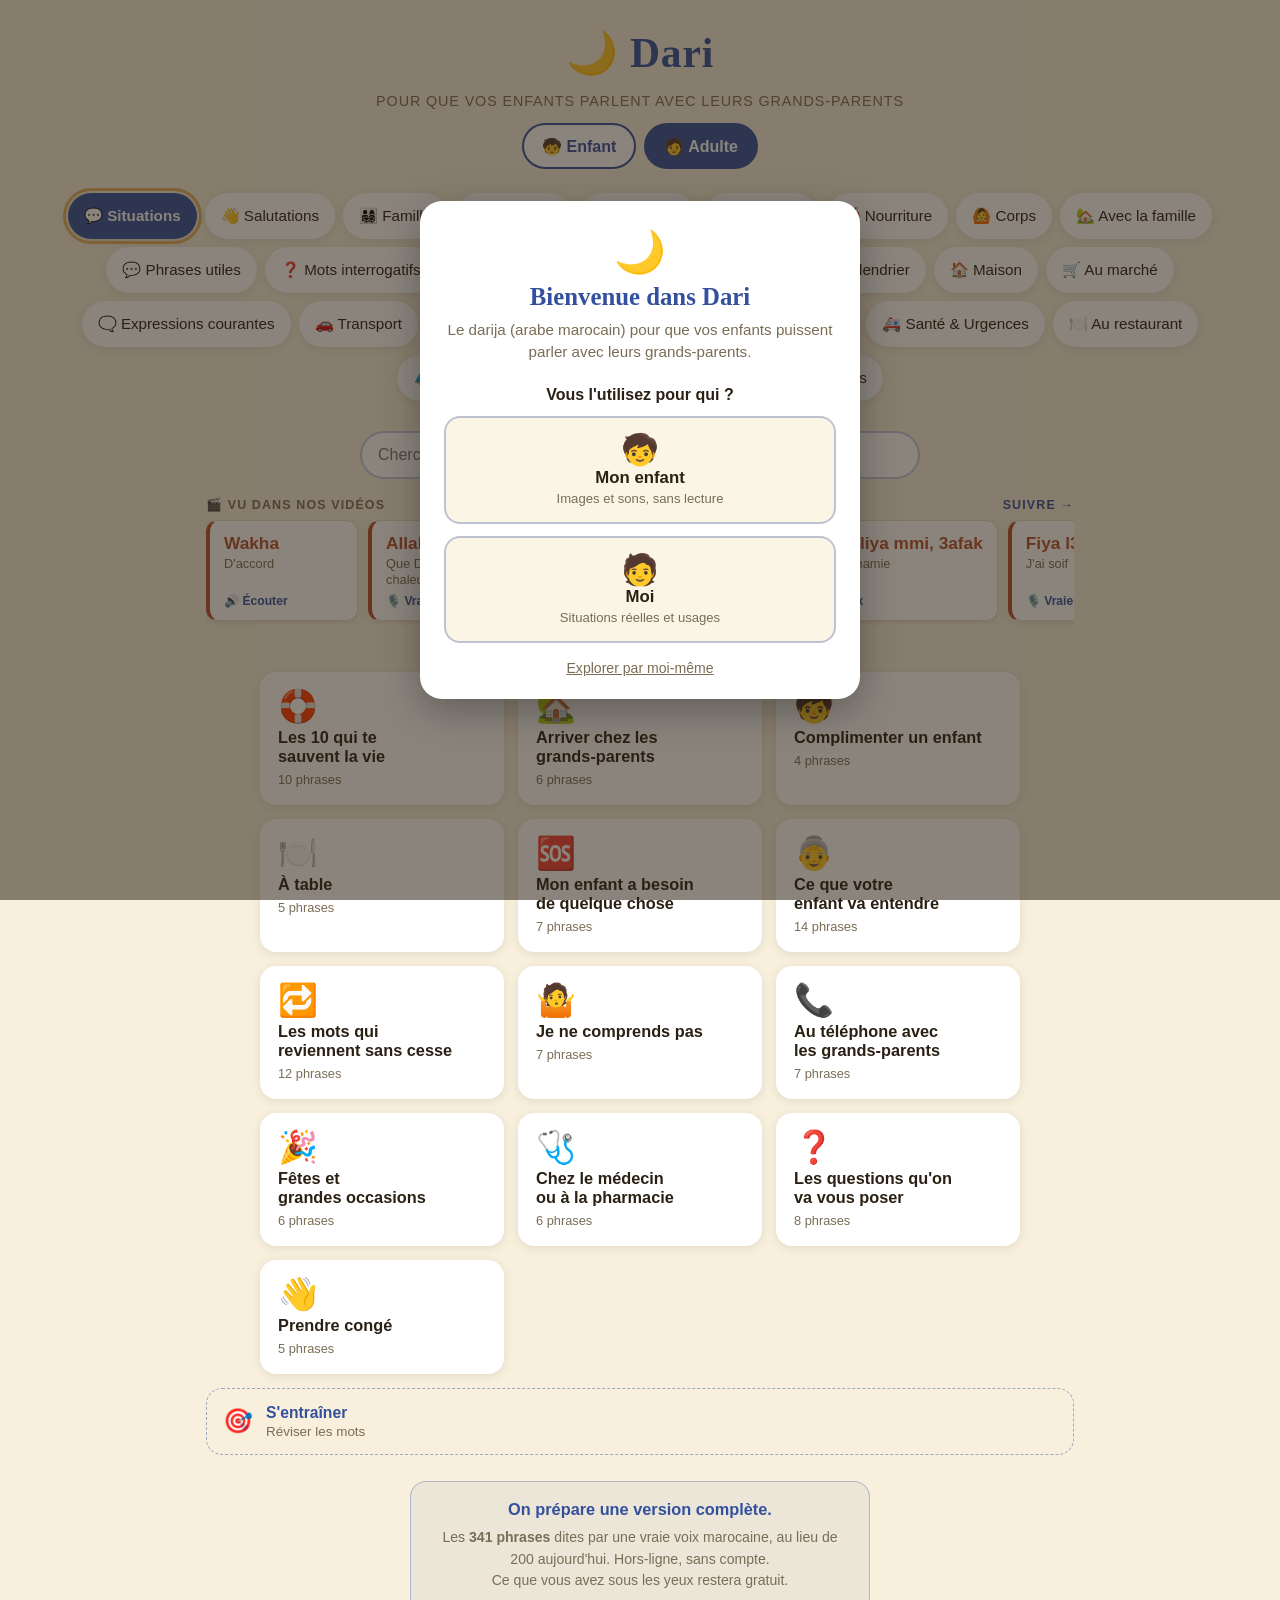
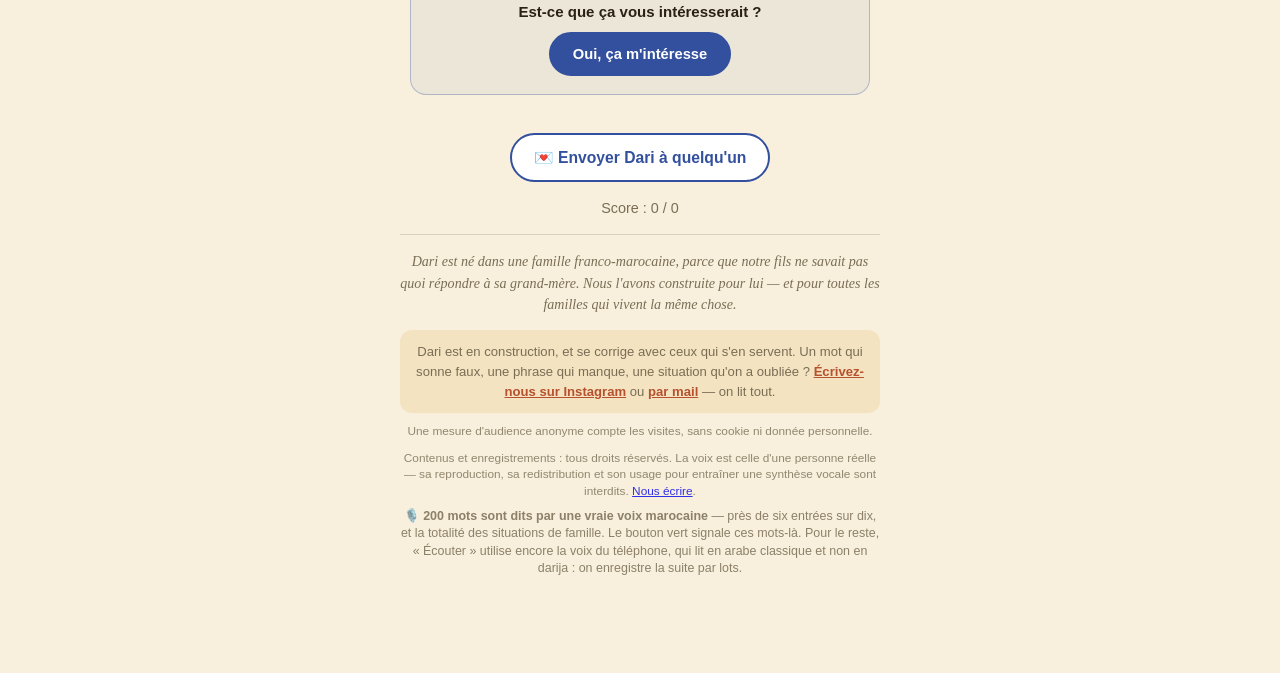
<file: standalone.html>
<!DOCTYPE html>
<html lang="fr">
<head>
  <meta charset="UTF-8" />
  <meta name="viewport" content="width=device-width, initial-scale=1.0, viewport-fit=cover" />
  <title>Dari — le darija en famille</title>
  <meta name="description" content="Dari : apprendre le darija (arabe marocain) en famille. Conçu par un couple franco-marocain pour les familles mixtes, avec un mode enfant et un mode adulte. Fonctionne hors-ligne." />

  <!-- Vignette de partage. Sans ces balises, un lien collé dans WhatsApp ou
       dans un message s'affiche en texte gris, sans image — et se fait
       nettement moins ouvrir. Or les statistiques montrent un flux régulier
       de visites sans référent depuis des ordinateurs, la signature d'un lien
       transmis en conversation privée : c'est le chemin le plus emprunté vers
       l'app, et c'était le seul sans soin.
       L'adresse de l'image doit être absolue : les aperçus sont fabriqués par
       les serveurs de WhatsApp et de Facebook, qui n'ont aucun contexte. -->
  <meta property="og:type" content="website" />
  <meta property="og:url" content="https://dari-famille.github.io/" />
  <meta property="og:title" content="Dari — le darija en famille" />
  <meta property="og:description" content="Pour que vos enfants parlent avec leurs grands-parents. Gratuit, sans compte, fonctionne hors-ligne." />
  <meta property="og:image" content="https://dari-famille.github.io/icons/partage.png" />
  <meta property="og:image:width" content="1200" />
  <meta property="og:image:height" content="630" />
  <meta property="og:locale" content="fr_FR" />
  <meta property="og:site_name" content="Dari" />
  <meta name="twitter:card" content="summary_large_image" />
  <meta name="theme-color" content="#33509e" media="(prefers-color-scheme: light)" />
  <meta name="theme-color" content="#161c27" media="(prefers-color-scheme: dark)" />
  <link rel="icon" type="image/png" sizes="32x32" href="[data-uri]" />
  <link rel="apple-touch-icon" href="[data-uri]" />
  <meta name="apple-mobile-web-app-capable" content="yes" />
  <meta name="apple-mobile-web-app-status-bar-style" content="black-translucent" />
  <meta name="apple-mobile-web-app-title" content="Dari" />
  <style>
/* Palette inspirée des zelliges marocains : bleu Majorelle, vert menthe,
   terracotta en accent secondaire — pensée en tokens pour les deux thèmes. */
:root {
  --bg: #f8f0dd;
  --surface: #ffffff;
  --surface-2: #fbf5e6;
  --ink: #2a2013;
  --muted: #7a6d55;
  --majorelle: #33509e;
  --majorelle-ink: #ffffff;
  --emerald: #1f7a5c;
  --terracotta: #b6502e;
  --saffron: #d99a2b;
  --correct-bg: #e0f3e6;
  --correct-border: #1f7a5c;
  --wrong-bg: #fbe4de;
  --wrong-border: #b6502e;
  --shadow: 0 2px 10px rgba(42, 32, 19, 0.1);
  --radius: 16px;
}

@media (prefers-color-scheme: dark) {
  :root {
    --bg: #161c27;
    --surface: #202838;
    --surface-2: #1b2230;
    --ink: #eee2c8;
    --muted: #9aa1b5;
    --majorelle: #8fa8ec;
    --majorelle-ink: #14192a;
    --emerald: #57c99b;
    --terracotta: #e88c62;
    --saffron: #f0c369;
    --correct-bg: #163527;
    --correct-border: #57c99b;
    --wrong-bg: #3a2020;
    --wrong-border: #e88c62;
    --shadow: 0 2px 12px rgba(0, 0, 0, 0.4);
  }
}

:root[data-theme="dark"] {
  --bg: #161c27;
  --surface: #202838;
  --surface-2: #1b2230;
  --ink: #eee2c8;
  --muted: #9aa1b5;
  --majorelle: #8fa8ec;
  --majorelle-ink: #14192a;
  --emerald: #57c99b;
  --terracotta: #e88c62;
  --saffron: #f0c369;
  --correct-bg: #163527;
  --correct-border: #57c99b;
  --wrong-bg: #3a2020;
  --wrong-border: #e88c62;
  --shadow: 0 2px 12px rgba(0, 0, 0, 0.4);
}

:root[data-theme="light"] {
  --bg: #f8f0dd;
  --surface: #ffffff;
  --surface-2: #fbf5e6;
  --ink: #2a2013;
  --muted: #7a6d55;
  --majorelle: #33509e;
  --majorelle-ink: #ffffff;
  --emerald: #1f7a5c;
  --terracotta: #b6502e;
  --saffron: #d99a2b;
  --correct-bg: #e0f3e6;
  --correct-border: #1f7a5c;
  --wrong-bg: #fbe4de;
  --wrong-border: #b6502e;
  --shadow: 0 2px 10px rgba(42, 32, 19, 0.1);
}

* {
  box-sizing: border-box;
}

body {
  margin: 0;
  font-family: "Avenir Next", "Segoe UI", -apple-system, Roboto, sans-serif;
  background: var(--bg);
  color: var(--ink);
  min-height: 100vh;
  display: flex;
  flex-direction: column;
}

.app-header {
  display: flex;
  flex-direction: column;
  align-items: center;
  gap: 14px;
  padding: 28px 16px 10px;
}

.app-header h1 {
  margin: 0;
  font-family: Georgia, "Iowan Old Style", ui-serif, serif;
  font-weight: 700;
  font-size: clamp(1.8rem, 5vw, 2.6rem);
  letter-spacing: 0.02em;
  text-align: center;
  text-wrap: balance;
  color: var(--majorelle);
}
/* « Dari » seul est ambigu (c'est aussi le persan afghan) : la signature
   l'accompagne systématiquement, à l'écran comme dans les métadonnées. */
.app-header .tagline {
  margin: 2px 0 0;
  font-size: 0.9rem;
  letter-spacing: 0.06em;
  text-transform: uppercase;
  color: var(--muted);
  text-align: center;
}

.mode-toggle {
  display: flex;
  gap: 8px;
}

.mode-btn {
  border: 2px solid var(--majorelle);
  background: var(--surface);
  color: var(--majorelle);
  min-height: 46px;
  padding: 10px 18px;
  border-radius: 999px;
  font-size: 1rem;
  font-weight: 600;
  cursor: pointer;
  transition: transform 0.12s ease, background 0.15s ease, color 0.15s ease;
}

.mode-btn:hover {
  transform: translateY(-1px);
}

.mode-btn:focus-visible,
.category-btn:focus-visible,
.speak-btn:focus-visible,
.quiz-option:focus-visible,
.quiz-next:focus-visible,
.section-toggle button:focus-visible,
.kid-card:focus-visible,
.kid-quiz-tile:focus-visible {
  outline: 3px solid var(--saffron);
  outline-offset: 2px;
}

.mode-btn.active {
  background: var(--majorelle);
  color: var(--majorelle-ink);
}

.category-nav {
  display: flex;
  flex-wrap: wrap;
  justify-content: center;
  gap: 8px;
  padding: 14px 16px;
}

@media (max-width: 640px) {
  .category-nav {
    flex-wrap: nowrap;
    justify-content: flex-start;
    overflow-x: auto;
    scroll-snap-type: x proximity;
    /* Masque la barre de défilement, qui n'apporte rien ici et mange
       de la hauteur sur les navigateurs qui la réservent. */
    scrollbar-width: none;
    padding-inline: 16px;
  }
  .category-nav::-webkit-scrollbar { display: none; }
  .category-btn {
    flex: 0 0 auto;
    scroll-snap-align: start;
  }
}

.category-btn {
  border: none;
  background: var(--surface);
  color: var(--ink);
  min-height: 46px;
  padding: 11px 16px;
  border-radius: 999px;
  font-size: 0.95rem;
  cursor: pointer;
  box-shadow: var(--shadow);
  transition: transform 0.1s ease;
}

.category-btn:hover {
  transform: translateY(-2px);
}

.category-btn.active {
  background: var(--saffron);
  color: #2a2013;
  font-weight: bold;
}

.content {
  flex: 1;
  max-width: 900px;
  margin: 0 auto;
  padding: 16px;
  width: 100%;
}

/* ---- Cards (adult mode / vocab list) ---- */
.card-grid {
  display: grid;
  grid-template-columns: repeat(auto-fill, minmax(220px, 1fr));
  gap: 14px;
}

.vocab-card {
  background: var(--surface);
  border-radius: var(--radius);
  padding: 16px;
  box-shadow: var(--shadow);
  display: flex;
  flex-direction: column;
  gap: 6px;
}

.vocab-card .fr {
  color: var(--muted);
  font-size: 0.9rem;
}

.vocab-card .latin {
  font-size: 1.3rem;
  font-weight: bold;
}

.vocab-card .arabic {
  font-size: 1.4rem;
  direction: rtl;
}

.speak-btn {
  align-self: flex-start;
  border: none;
  background: var(--terracotta);
  color: #fff;
  border-radius: 999px;
  padding: 6px 14px;
  cursor: pointer;
  font-size: 0.9rem;
  margin-top: 4px;
}

/* Un mot enregistré par la locutrice native se distingue de la synthèse du
   téléphone. C'est la seule différence qui compte pour un visiteur, et rien
   ne la montrait : le bouton était identique dans les deux cas, y compris
   pendant les douze jours où l'app ne rendait que de l'arabe classique.
   L'émeraude est la couleur du « validé » partout ailleurs dans l'app. */
.speak-btn.vraie-voix {
  background: var(--emerald, #1c6f53);
}

.speak-btn:active {
  transform: scale(0.96);
}

/* ---- Kid mode: big flashcards ---- */
.kid-grid {
  display: grid;
  grid-template-columns: repeat(auto-fill, minmax(150px, 1fr));
  gap: 16px;
}

.kid-card {
  background: var(--surface);
  border-radius: var(--radius);
  padding: 20px 10px;
  text-align: center;
  box-shadow: var(--shadow);
  cursor: pointer;
  transition: transform 0.15s ease;
}

.kid-card:hover {
  transform: scale(1.04);
}

.kid-card .kid-emoji {
  font-size: 3rem;
}

.kid-card .kid-latin {
  font-size: 1.4rem;
  font-weight: bold;
  margin-top: 8px;
  color: var(--terracotta);
}

.kid-card .kid-fr {
  color: var(--muted);
  font-size: 0.95rem;
}

/* ---- Quiz & générateur de phrases ---- */
.quiz-box {
  background: var(--surface);
  border-radius: var(--radius);
  padding: 24px;
  text-align: center;
  box-shadow: var(--shadow);
  max-width: 500px;
  margin: 0 auto;
}

.quiz-prompt {
  font-size: 1.6rem;
  margin-bottom: 20px;
}

.quiz-prompt .quiz-emoji {
  font-size: 4rem;
  display: block;
  margin-bottom: 10px;
}

.quiz-options {
  display: grid;
  gap: 10px;
}

.quiz-option {
  border: 2px solid var(--majorelle);
  background: var(--surface-2);
  color: var(--ink);
  padding: 12px;
  border-radius: 12px;
  font-size: 1.1rem;
  cursor: pointer;
}

.quiz-option.correct {
  background: var(--correct-bg);
  border-color: var(--correct-border);
}

.quiz-option.wrong {
  background: var(--wrong-bg);
  border-color: var(--wrong-border);
}

/* ---- Quiz enfant : images uniquement, pas de lecture requise ---- */
.kid-quiz-grid {
  display: grid;
  grid-template-columns: repeat(3, 1fr);
  gap: 10px;
}
@media (max-width: 420px) {
  /* Sur un petit écran, l'espace manque pour le mot : on réduit la marge et
     la taille du texte plutôt que d'empiler les propositions, ce qui
     coûterait deux cents pixels et rejetterait la troisième hors écran. */
  .kid-quiz-grid { gap: 7px; }
  .kid-quiz-tile { padding: 12px 5px; }
  .kid-quiz-emoji { font-size: 2.5rem; }
  .kid-quiz-mot { font-size: 0.78rem; hyphens: auto; }
}

.kid-quiz-tile {
  position: relative;
  background: var(--surface-2);
  border: 3px solid var(--majorelle);
  border-radius: var(--radius);
  padding: 18px 8px;
  cursor: pointer;
  transition: transform 0.12s ease;
}

.kid-quiz-tile:hover {
  transform: scale(1.05);
}

.kid-quiz-emoji {
  font-size: 3.2rem;
  display: block;
  line-height: 1.1;
}
/* Le mot sous l'image : discret pour ne pas voler la vedette à l'emoji chez
   les plus petits, mais parfaitement lisible pour ceux qui lisent. */
.kid-quiz-mot {
  display: block;
  margin-top: 4px;
  font-size: 0.92rem;
  font-weight: 600;
  color: var(--ink);
  line-height: 1.25;
  text-wrap: balance;
}

.kid-quiz-tile.correct {
  background: var(--correct-bg);
  border-color: var(--correct-border);
}

.kid-quiz-tile.wrong {
  background: var(--wrong-bg);
  border-color: var(--wrong-border);
}

.kid-quiz-mark {
  position: absolute;
  top: -10px;
  right: -10px;
  font-size: 1.6rem;
}

/* ---- Jeu de mémoire ---- */
.memory-grid {
  display: grid;
  grid-template-columns: repeat(4, 1fr);
  gap: 10px;
}

.memory-tile {
  aspect-ratio: 1;
  background: var(--surface-2);
  border: 2px solid var(--majorelle);
  border-radius: 12px;
  cursor: pointer;
  display: flex;
  align-items: center;
  justify-content: center;
  padding: 4px;
  transition: transform 0.15s ease;
}

.memory-tile:hover {
  transform: scale(1.04);
}

.memory-tile.matched {
  background: var(--correct-bg);
  border-color: var(--correct-border);
  cursor: default;
}

.memory-tile:disabled {
  opacity: 0.85;
}

.memory-back {
  font-size: 1.6rem;
  opacity: 0.5;
}

.memory-emoji {
  font-size: 2.2rem;
}

.memory-text {
  font-size: 1rem;
  font-weight: bold;
  text-align: center;
  word-break: break-word;
}

.memory-text.arabic {
  direction: rtl;
  font-size: 1.2rem;
}
/* Les deux faces d'une paire doivent se distinguer d'un coup d'œil : la
   prononciation en terracotta comme partout dans l'app, le sens français en
   gris comme sur les fiches de vocabulaire. */
.memory-text.memory-latin {
  color: var(--terracotta);
}
.memory-text.memory-fr {
  color: var(--muted);
  font-weight: 600;
  font-size: 0.92rem;
}

.quiz-next {
  margin-top: 18px;
  border: none;
  background: var(--terracotta);
  color: #fff;
  padding: 10px 20px;
  border-radius: 999px;
  cursor: pointer;
  font-size: 1rem;
  min-height: 52px;
  font-size: 1.05rem;
}

.section-toggle {
  display: flex;
  justify-content: center;
  gap: 8px;
  margin-bottom: 16px;
}

.section-toggle button {
  border: none;
  background: var(--surface);
  color: var(--ink);
  padding: 8px 16px;
  border-radius: 999px;
  cursor: pointer;
  box-shadow: var(--shadow);
  min-height: 44px;
  padding-inline: 14px;
}

.section-toggle button.active {
  background: var(--terracotta);
  color: #fff;
}

.app-footer {
  text-align: center;
  padding: 14px 16px 96px;
  color: var(--muted);
  font-size: 0.9rem;
  font-variant-numeric: tabular-nums;
}

.audio-disclaimer {
  max-width: 480px;
  margin: 8px auto 0;
  font-size: 0.78rem;
  line-height: 1.4;
  opacity: 0.85;
}
/* ---- Écran d'accueil (première visite) ---- */
.welcome {
  position: fixed;
  inset: 0;
  z-index: 50;
  background: color-mix(in srgb, var(--ink) 55%, transparent);
  display: flex;
  align-items: center;
  justify-content: center;
  padding: 20px;
  overflow-y: auto;
}

/* Téléphone tenu à l'horizontale : la fenêtre ne fait plus que ~375 px de
   haut. Centré, l'accueil se retrouvait rogné des deux côtés et son dernier
   bouton hors champ — défilable, mais rien ne le laissait deviner. On aligne
   en haut et on resserre. */
@media (max-height: 560px) {
  .welcome {
    align-items: flex-start;
    padding: 12px;
  }
  .welcome-box {
    padding: 18px 20px 16px;
  }
  .welcome-star { font-size: 1.8rem; }
  .welcome-box h2 { font-size: 1.25rem; margin: 6px 0 4px; }
  .welcome-lead { margin-bottom: 14px; font-size: 0.9rem; }
  .welcome-q { margin-bottom: 8px; }
  .welcome-choices { grid-template-columns: 1fr 1fr; gap: 10px; }
  .welcome-btn { padding: 12px 10px; }
  .welcome-emoji { font-size: 1.5rem; }
  .welcome-skip { margin-top: 10px; }
}

/* Écran vraiment court (téléphone à l'horizontale) : la phrase d'accroche
   répète la signature déjà affichée dans l'en-tête, on la sacrifie pour que
   les trois boutons tiennent sans défilement. */
@media (max-height: 430px) {
  .welcome-lead { display: none; }
  .welcome-box { padding: 14px 18px 12px; }
  .welcome-star { display: none; }
  .welcome-box h2 { font-size: 1.15rem; margin: 0 0 6px; }
  .welcome-btn { padding: 10px 8px; }
  .welcome-sub { display: none; }
}
.welcome-box {
  background: var(--surface);
  border-radius: 22px;
  padding: 30px 24px 22px;
  max-width: 440px;
  width: 100%;
  text-align: center;
  box-shadow: 0 12px 40px rgba(0, 0, 0, 0.3);
}
.welcome-star { font-size: 2.6rem; line-height: 1; }
.welcome-box h2 {
  font-family: Georgia, "Iowan Old Style", ui-serif, serif;
  color: var(--majorelle);
  margin: 10px 0 8px;
  font-size: 1.55rem;
}
.welcome-lead {
  margin: 0 0 22px;
  color: var(--muted);
  font-size: 0.95rem;
  line-height: 1.5;
  text-wrap: pretty;
}
.welcome-q { margin: 0 0 12px; font-weight: 700; }
.welcome-choices { display: grid; gap: 12px; }
.welcome-btn {
  display: flex;
  flex-direction: column;
  align-items: center;
  gap: 3px;
  padding: 16px;
  border: 2px solid color-mix(in srgb, var(--majorelle) 30%, transparent);
  border-radius: var(--radius);
  background: var(--surface-2);
  color: var(--ink);
  font: inherit;
  cursor: pointer;
  transition: border-color 0.12s ease, transform 0.12s ease;
}
.welcome-btn:hover {
  border-color: var(--majorelle);
  transform: translateY(-2px);
}
.welcome-emoji { font-size: 1.9rem; line-height: 1; }
.welcome-btn strong { font-size: 1.05rem; }
.welcome-sub { font-size: 0.82rem; color: var(--muted); }
.welcome-skip {
  margin-top: 16px;
  border: none;
  background: none;
  color: var(--muted);
  font: inherit;
  font-size: 0.88rem;
  text-decoration: underline;
  cursor: pointer;
}

/* Série de bonnes réponses : placée au-dessus de la question, c'est elle qui
   donne envie d'enchaîner. Un enfant ne va pas lire un score en pied de page. */
.kid-streak {
  margin: -4px 0 14px;
  padding: 8px 14px;
  border-radius: 999px;
  background: color-mix(in srgb, var(--saffron) 22%, transparent);
  color: var(--terracotta);
  font-weight: 700;
  font-size: 1.05rem;
  display: inline-block;
}

/* Appel à retours : la voix de synthèse n'a pas l'accent marocain et le
   vocabulaire n'est pas entièrement relu. Le dire franchement vaut mieux que
   de le laisser découvrir — et transforme un défaut en invitation. */
.wip {
  max-width: 480px;
  margin: 14px auto 0;
  padding: 12px 14px;
  border-radius: 12px;
  background: color-mix(in srgb, var(--saffron) 16%, transparent);
  font-size: 0.82rem;
  line-height: 1.5;
  text-wrap: pretty;
}
.wip a {
  color: var(--terracotta);
  font-weight: 700;
}

/* Consigne du mode Enfant : elle précède la grille et doit se voir sans
   effort, sans pour autant occuper la place d'une carte. */
.kid-hint {
  margin: 0 auto 16px;
  max-width: 460px;
  text-align: center;
  font-size: 1rem;
  font-weight: 600;
  color: var(--terracotta);
}

/* ---- Situations ----
   Les situations sont l'entrée principale du mode Adulte : leur bouton est
   distingué du reste de la barre pour qu'on le trouve sans le chercher. */
.category-btn.situations-btn {
  background: var(--majorelle);
  color: var(--majorelle-ink);
  font-weight: 600;
}
.category-btn.situations-btn.active {
  outline: 3px solid color-mix(in srgb, var(--saffron) 70%, transparent);
  outline-offset: 2px;
}

.situation-grid {
  display: grid;
  grid-template-columns: repeat(auto-fill, minmax(190px, 1fr));
  gap: 14px;
  max-width: 760px;
  margin: 0 auto;
}
.situation-card {
  display: flex;
  flex-direction: column;
  align-items: flex-start;
  gap: 6px;
  padding: 18px;
  border: none;
  border-radius: var(--radius);
  background: var(--surface);
  box-shadow: var(--shadow);
  cursor: pointer;
  text-align: start;
  color: var(--ink);
  font: inherit;
  transition: transform 0.12s ease;
}
.situation-card:hover { transform: translateY(-2px); }
.situation-emoji { font-size: 2rem; line-height: 1; }
.situation-label { font-weight: 700; font-size: 1.02rem; text-wrap: balance; }
.situation-count { font-size: 0.8rem; color: var(--muted); }

.situation-back {
  border: none;
  background: none;
  color: var(--majorelle);
  font: inherit;
  font-weight: 600;
  cursor: pointer;
  padding: 0 0 12px;
}
.situation-head {
  max-width: 640px;
  margin: 0 auto 20px;
}
.situation-head h2 {
  font-family: Georgia, "Iowan Old Style", ui-serif, serif;
  color: var(--majorelle);
  margin: 0 0 6px;
  font-size: 1.5rem;
}
.situation-head p {
  margin: 0;
  color: var(--muted);
  font-size: 0.94rem;
  text-wrap: pretty;
}

.situation-lines {
  display: flex;
  flex-direction: column;
  gap: 14px;
  max-width: 640px;
  margin: 0 auto;
}
.line-card {
  background: var(--surface);
  border-radius: var(--radius);
  padding: 16px;
  box-shadow: var(--shadow);
  display: flex;
  flex-direction: column;
  gap: 4px;
}
.line-fr { color: var(--muted); font-size: 0.9rem; }
/* Dans le kit de survie, rappelle la scène d'origine : une phrase sortie de
   son contexte perd la moitié de son intérêt. */
.line-from { font-size: 0.78rem; color: var(--majorelle); opacity: 0.85; }
.line-latin { font-size: 1.25rem; font-weight: 700; color: var(--terracotta); }
.line-arabic { font-size: 1.4rem; direction: rtl; }
/* La note culturelle est ce qui distingue l'app d'une liste de vocabulaire :
   détachée du reste pour se lire comme un conseil, pas comme une traduction. */
.line-note {
  margin: 10px 0 0;
  padding-top: 10px;
  border-top: 1px solid color-mix(in srgb, var(--muted) 22%, transparent);
  font-size: 0.86rem;
  line-height: 1.5;
  color: var(--muted);
  text-wrap: pretty;
}

/* Progression par catégorie : deux segments empilés sur la même barre —
   l'acquis en vert, l'en-cours en safran par-dessus. */
.progress-box {
  max-width: 460px;
  margin: 0 auto 22px;
  padding: 0 4px;
}
.progress-bar {
  position: relative;
  height: 8px;
  border-radius: 999px;
  background: color-mix(in srgb, var(--muted) 22%, transparent);
  overflow: hidden;
}
.progress-fill {
  position: absolute;
  top: 0;
  bottom: 0;
  left: 0;
  border-radius: 999px;
  transition: width 0.35s ease;
}
/* L'acquis est dessiné par-dessus l'en-cours : les deux largeurs partent de
   la gauche, seul l'ordre d'empilement les distingue. */
.progress-fill.learning {
  background: var(--saffron);
  z-index: 1;
}
.progress-fill.acquired {
  background: var(--emerald);
  z-index: 2;
}
.progress-label {
  margin: 8px 0 0;
  text-align: center;
  font-size: 0.82rem;
  color: var(--muted);
  font-variant-numeric: tabular-nums;
}

/* L'origine familiale de l'app est ce qui la distingue des cours de darija
   génériques : elle est affichée, pas reléguée à une page « à propos ». */
.origin {
  max-width: 480px;
  margin: 18px auto 0;
  padding-top: 16px;
  border-top: 1px solid color-mix(in srgb, var(--muted) 25%, transparent);
  font-family: Georgia, "Iowan Old Style", ui-serif, serif;
  font-style: italic;
  font-size: 0.88rem;
  line-height: 1.55;
  text-wrap: pretty;
}

.note {
  text-align: center;
  color: var(--muted);
  font-size: 0.85rem;
  margin-top: 12px;
}

/* Invitation à installer : barre basse, non modale — elle ne doit jamais
   empêcher d'utiliser l'app, seulement se laisser voir. */
.install-bar {
  position: fixed;
  inset-inline: 0;
  bottom: 0;
  z-index: 40;
  display: flex;
  align-items: center;
  gap: 12px;
  padding: 12px 16px calc(12px + env(safe-area-inset-bottom));
  background: var(--majorelle);
  color: var(--majorelle-ink);
  box-shadow: 0 -2px 16px rgba(0, 0, 0, 0.22);
  animation: install-in 0.3s ease;
}
@keyframes install-in {
  from { transform: translateY(100%); }
  to { transform: translateY(0); }
}
@media (prefers-reduced-motion: reduce) {
  .install-bar { animation: none; }
}
.install-text {
  flex: 1;
  font-size: 0.86rem;
  line-height: 1.35;
  display: flex;
  flex-direction: column;
  gap: 2px;
}
.install-text strong { font-size: 0.95rem; }
.install-actions {
  display: flex;
  align-items: center;
  gap: 6px;
  flex-shrink: 0;
}
.install-btn {
  border: none;
  border-radius: 999px;
  padding: 9px 16px;
  background: var(--saffron);
  color: #2a2013;
  font: inherit;
  font-weight: 700;
  cursor: pointer;
}
.install-close {
  border: none;
  background: transparent;
  color: inherit;
  font-size: 1.1rem;
  padding: 6px 8px;
  cursor: pointer;
  opacity: 0.75;
}

/* Révélation du mot après la réponse, en mode Enfant.
   Elle s'adresse à l'adulte qui accompagne : lui seul peut répéter le mot,
   corriger la prononciation et faire le lien avec la vraie vie. */
/* La révélation occupe la place de la consigne : elle doit tenir dans la même
   hauteur, sinon les propositions descendent au moment de la réponse — et un
   écran qui bouge sous le doigt désoriente un enfant de quatre ans. */
.quiz-prompt .quiz-reveal {
  font-size: 1rem;
  margin-top: 0;
  padding: 6px 10px;
  gap: 8px;
  row-gap: 2px;
}
.quiz-prompt .reveal-emoji { font-size: 1.5rem; }
.quiz-prompt .reveal-latin { font-size: 1.15rem; }
.quiz-prompt .reveal-fr { font-size: 0.85rem; order: 3; }
.quiz-prompt .reveal-replay {
  min-width: 40px;
  min-height: 40px;
  font-size: 1rem;
}
/* La consigne et la révélation occupent la même place : sans hauteur
   réservée, les propositions remontaient de 72 px au moment de la réponse. */
.quiz-prompt {
  min-height: 104px;
  display: flex;
  flex-direction: column;
  align-items: center;
  justify-content: center;
}
@media (max-height: 850px) {
  .quiz-prompt { min-height: 88px; }
}
.quiz-reveal {
  display: flex;
  align-items: center;
  gap: 10px;
  flex-wrap: wrap;
  justify-content: center;
  margin-top: 18px;
  padding: 14px 16px;
  border-radius: var(--radius);
  background: var(--surface-2);
  border: 2px dashed color-mix(in srgb, var(--majorelle) 35%, transparent);
  animation: reveal-in 0.25s ease;
}
@keyframes reveal-in {
  from { opacity: 0; transform: translateY(6px); }
  to { opacity: 1; transform: none; }
}
@media (prefers-reduced-motion: reduce) {
  .quiz-reveal { animation: none; }
}
.reveal-emoji { font-size: 1.9rem; line-height: 1; }
.reveal-latin {
  font-size: 1.35rem;
  font-weight: 800;
  color: var(--terracotta);
}
.reveal-fr {
  font-size: 0.95rem;
  color: var(--muted);
  flex-basis: 100%;
}
.reveal-replay {
  border: none;
  background: var(--majorelle);
  color: var(--majorelle-ink);
  border-radius: 999px;
  min-width: 46px;
  min-height: 46px;
  font-size: 1.1rem;
  cursor: pointer;
}

/* Repli quand aucune voix arabe n'est installée : le mot s'affiche pour que
   l'adulte le lise, faute de quoi le quiz enfant serait un tirage au sort. */
.quiz-mot {
  display: block;
  font-size: 2.1rem;
  font-weight: 800;
  color: var(--terracotta);
  margin-bottom: 8px;
  word-break: break-word;
}
.quiz-aide {
  display: block;
  font-size: 0.88rem;
  font-weight: 400;
  color: var(--muted);
  line-height: 1.4;
}

/* Bouton de partage : le produit est familial, il doit pouvoir circuler
   entre conjoints, frères et sœurs, grands-parents. Placé en pied de page,
   après l'usage — proposé trop tôt, on partage ce qu'on n'a pas encore jugé. */
.share-btn {
  display: block;
  margin: 0 auto 18px;
  padding: 13px 22px;
  border: 2px solid var(--majorelle);
  border-radius: 999px;
  background: var(--surface);
  color: var(--majorelle);
  font: inherit;
  font-size: 0.98rem;
  font-weight: 700;
  min-height: 48px;
  cursor: pointer;
  transition: transform 0.12s ease, background 0.15s ease, color 0.15s ease;
}
.share-btn:hover {
  transform: translateY(-1px);
  background: var(--majorelle);
  color: var(--majorelle-ink);
}

/* Annonce de mise à jour : le service worker sert le cache, donc une version
   déployée n'apparaît qu'au lancement suivant. Plutôt que de recharger dans
   le dos de l'utilisateur — ce qui couperait un enfant en plein quiz — on lui
   laisse la main. */
.update-bar {
  position: fixed;
  inset-inline: 0;
  bottom: 0;
  z-index: 45;
  display: flex;
  align-items: center;
  gap: 12px;
  padding: 12px 16px calc(12px + env(safe-area-inset-bottom));
  background: var(--emerald);
  color: #fff;
  font-size: 0.9rem;
  box-shadow: 0 -2px 16px rgba(0, 0, 0, 0.22);
}
.update-bar span { flex: 1; }
.update-bar button {
  border: none;
  border-radius: 999px;
  padding: 10px 18px;
  min-height: 44px;
  background: #fff;
  color: var(--emerald);
  font: inherit;
  font-weight: 700;
  cursor: pointer;
}

/* Demande de retour : elle apparaît après une douzaine de réponses, quand la
   personne s'est fait une idée. Posée trop tôt, elle interrompt ; posée dans
   un pied de page, elle n'est jamais lue. */
.feedback-box {
  max-width: 460px;
  margin: 0 auto 20px;
  padding: 16px 18px;
  border-radius: var(--radius);
  background: color-mix(in srgb, var(--emerald) 12%, transparent);
  border: 2px solid color-mix(in srgb, var(--emerald) 40%, transparent);
  text-align: center;
}

/* Variante déclenchée par la troisième écoute : posée au bord de l'écran,
   comme la note sur la voix, parce qu'un bloc ajouté en fin de page au
   moment où l'utilisateur est au milieu d'une liste n'est vu par personne. */
.feedback-box.feedback-flottant {
  position: fixed;
  inset-inline: 0;
  bottom: 0;
  z-index: 38;
  max-width: none;
  margin: 0;
  border-radius: 0;
  border: none;
  border-top: 3px solid var(--emerald);
  background: var(--surface);
  box-shadow: 0 -2px 16px rgba(0, 0, 0, 0.18);
  padding-bottom: calc(16px + env(safe-area-inset-bottom));
  animation: voice-note-in 0.25s ease-out;
}
.feedback-q { margin: 0 0 4px; font-weight: 700; font-size: 1.02rem; }
.feedback-sub {
  margin: 0 0 14px;
  font-size: 0.86rem;
  color: var(--muted);
  line-height: 1.45;
  text-wrap: pretty;
}
.feedback-actions {
  display: flex;
  gap: 8px;
  justify-content: center;
  flex-wrap: wrap;
}
.feedback-write {
  display: inline-flex;
  align-items: center;
  min-height: 46px;
  padding: 12px 18px;
  border-radius: 999px;
  background: var(--emerald);
  color: #fff;
  font-weight: 700;
  font-size: 0.94rem;
  text-decoration: none;
}
.feedback-later {
  min-height: 46px;
  padding: 12px 16px;
  border: none;
  border-radius: 999px;
  background: transparent;
  color: var(--muted);
  font: inherit;
  font-size: 0.9rem;
  cursor: pointer;
}

/* ---- Recherche ---- */
.search-wrap {
  max-width: 560px;
  margin: 0 auto 18px;
}
.search-input {
  width: 100%;
  min-height: 48px;
  padding: 12px 16px;
  border-radius: 999px;
  border: 2px solid color-mix(in srgb, var(--majorelle) 30%, transparent);
  background: var(--surface);
  color: var(--ink);
  font: inherit;
  font-size: 1rem;
}
.search-input:focus-visible {
  outline: 3px solid var(--saffron);
  outline-offset: 2px;
  border-color: var(--majorelle);
}

/* Provenance d'une entrée trouvée : sans elle, un résultat sorti de son
   contexte ne dit pas dans quelle situation on l'emploie. */
.entry-source {
  font-size: 0.78rem;
  color: var(--majorelle);
  opacity: 0.85;
}
.entry-actions {
  display: flex;
  align-items: center;
  gap: 8px;
  margin-top: 4px;
}
.entry-actions .speak-btn { margin-top: 0; }

/* ---- Favoris ---- */
.fav-btn {
  margin-inline-start: auto;
  min-width: 46px;
  min-height: 46px;
  border: none;
  border-radius: 999px;
  background: transparent;
  color: var(--muted);
  font-size: 1.5rem;
  line-height: 1;
  cursor: pointer;
  transition: transform 0.12s ease, color 0.15s ease;
}
.fav-btn:hover { transform: scale(1.15); }
.fav-btn.on { color: var(--saffron); }
.fav-btn:focus-visible {
  outline: 3px solid var(--saffron);
  outline-offset: 2px;
}
.category-btn.favoris-btn {
  background: var(--saffron);
  color: #2a2013;
  font-weight: 700;
}

/* Le quiz est l'écran de l'enfant : tout ce qui le précède est fait pour
   l'adulte, et le repoussait sous la ligne de flottaison. Sur un téléphone,
   la troisième proposition tombait à 1012 px pour 812 px d'écran — l'enfant
   ne voyait que deux choix sur trois, et la révélation du mot jamais. */
@media (max-height: 850px) {
  .app-header { padding: 14px 16px 6px; gap: 10px; }
  .app-header h1 { font-size: clamp(1.4rem, 4vw, 1.9rem); }
  /* La tagline avait été retirée ici pour faire tenir le quiz enfant à
     l'écran — mais mobile est la totalité du public réel, et plus rien ne
     disait ce qu'est l'app. Elle revient, compacte, pour l'adulte ; le mode
     Enfant la masque toujours, lui seul a besoin de ces pixels. */
  .app-header .tagline { font-size: 0.7rem; margin-top: 0; }
  body.mode-enfant .app-header .tagline { display: none; }
  .category-nav { padding-block: 8px; }
  .quiz-box { padding: 16px; }
  .quiz-prompt { font-size: 1.15rem; margin-bottom: 12px; }
  .quiz-prompt .quiz-emoji { font-size: 2.2rem; margin-bottom: 4px; }
  .kid-streak { margin: -2px 0 8px; padding: 5px 12px; font-size: 0.95rem; }
  .progress-box { margin-bottom: 12px; }
  .section-toggle { margin-bottom: 12px; }
}

/* La signature disparaît de l'en-tête sur écran court : on la remet dans le
   pied de page, où elle garde son rôle de désambiguïsation sans coûter de
   hauteur utile. */
@media (max-height: 850px) {
  .app-footer::before {
    content: "Dari — le darija en famille";
    display: block;
    margin-bottom: 10px;
    font-size: 0.8rem;
    letter-spacing: 0.05em;
    text-transform: uppercase;
    color: var(--muted);
  }
}

/* Mention de mesure d'audience : présente parce que l'exemption de
   consentement suppose que le visiteur soit informé, discrète parce qu'elle
   n'apporte rien à l'usage. */
.mesure {
  max-width: 480px;
  margin: 10px auto 0;
  font-size: 0.74rem;
  line-height: 1.4;
  color: var(--muted);
  opacity: 0.8;
}

/* Note sur la voix de synthèse : elle apparaît à la première écoute, là où
   l'utilisateur vient d'entendre l'arabe classique, plutôt qu'en pied de page.
   Volontairement sous les deux bandeaux existants (z-index 40 et 45) : elle
   informe, elle ne réclame rien. */
.voice-note {
  position: fixed;
  inset-inline: 0;
  bottom: 0;
  z-index: 38;
  display: flex;
  align-items: center;
  gap: 12px;
  padding: 12px 16px calc(12px + env(safe-area-inset-bottom));
  background: var(--surface);
  color: var(--ink);
  border-top: 3px solid var(--saffron);
  box-shadow: 0 -2px 16px rgba(0, 0, 0, 0.18);
  animation: voice-note-in 0.25s ease-out;
}

.voice-note p {
  flex: 1;
  margin: 0;
  font-size: 0.84rem;
  line-height: 1.4;
}

.voice-note button {
  flex: 0 0 auto;
  border: 2px solid var(--majorelle);
  border-radius: 999px;
  padding: 9px 16px;
  min-height: 44px;
  background: var(--surface);
  color: var(--majorelle);
  font: inherit;
  font-weight: 600;
  cursor: pointer;
}

@keyframes voice-note-in {
  from { transform: translateY(100%); }
  to { transform: translateY(0); }
}

@media (prefers-reduced-motion: reduce) {
  .voice-note { animation: none; }
}

@media (max-width: 420px) {
  .voice-note {
    flex-direction: column;
    align-items: stretch;
    gap: 10px;
  }
}

/* Le bloc de retour propose maintenant deux canaux plutôt qu'un : Instagram
   en action principale, le mail en second. Sur un téléphone étroit, trois
   boutons côte à côte deviennent illisibles — ils passent en colonne. */
.feedback-actions {
  flex-wrap: wrap;
}

.feedback-write {
  text-decoration: none;
  text-align: center;
}

.feedback-later {
  text-decoration: none;
  text-align: center;
  display: inline-flex;
  align-items: center;
  justify-content: center;
}

@media (max-width: 420px) {
  .feedback-actions {
    flex-direction: column;
    align-items: stretch;
  }
}

/* Forme féminine. Une mamie ne dit pas « kul » à sa petite-fille mais
   « kuli » — signalé par une utilisatrice en commentaire, validé le 17 août.
   Présentée sous la forme masculine plutôt qu'à côté : la lecture reste
   simple pour qui n'a qu'un garçon, et l'information est là pour les autres. */
.line-fem {
  font-size: 0.92rem;
  color: var(--muted);
  margin-top: 2px;
}
.line-fem b { color: var(--terracotta); font-weight: 700; }

.kid-fem {
  font-size: 0.85rem;
  color: var(--muted);
  margin-top: -2px;
}

/* Bande « Vu dans nos vidéos ».
   Tout le trafic arrive d'un Reel consacré à un mot précis. Cette bande le
   met à portée immédiate au lieu de le laisser chercher : c'est le seul
   endroit où l'app tient la promesse de la vidéo.
   Défilement horizontal — dix mots en colonne repousseraient le reste de
   l'app hors de l'écran. */
.videos-bande {
  margin: 0 0 18px;
}

.videos-titre {
  margin: 0 0 8px;
  font-size: 0.78rem;
  letter-spacing: 0.09em;
  text-transform: uppercase;
  font-weight: 700;
  color: var(--muted);
  display: flex;
  align-items: baseline;
  justify-content: space-between;
  gap: 12px;
}

/* Le lien Suivre vit dans la ligne de titre de la bande : discret mais
   toujours à l'écran d'arrivée. La zone tactile est élargie au-delà du
   texte — c'est un lien qu'on touche au pouce, pas à la souris. */
.videos-suivre {
  color: var(--majorelle);
  text-decoration: none;
  font-weight: 700;
  padding: 8px 2px;
  margin: -8px -2px;
  white-space: nowrap;
}
.videos-suivre:hover { text-decoration: underline; }

.videos-piste {
  display: flex;
  gap: 10px;
  overflow-x: auto;
  scroll-snap-type: x proximity;
  padding-bottom: 4px;
  scrollbar-width: none;
}
.videos-piste::-webkit-scrollbar { display: none; }

.videos-puce {
  flex: 0 0 auto;
  scroll-snap-align: start;
  display: flex;
  flex-direction: column;
  align-items: flex-start;
  gap: 2px;
  min-width: 152px;
  max-width: 230px;
  min-height: 44px;
  padding: 12px 14px;
  border: 1px solid var(--hair, #e6dcc4);
  border-left: 4px solid var(--terracotta);
  border-radius: 12px;
  background: var(--surface);
  box-shadow: var(--shadow);
  cursor: pointer;
  text-align: left;
  font: inherit;
  color: var(--ink);
}

.videos-puce:hover { transform: translateY(-1px); }
.videos-puce:focus-visible { outline: 3px solid var(--saffron); outline-offset: 2px; }

.videos-mot {
  font-size: 1.08rem;
  font-weight: 700;
  color: var(--terracotta);
  white-space: nowrap;
}

.videos-fr {
  font-size: 0.8rem;
  color: var(--muted);
  line-height: 1.25;
  /* Deux lignes réservées, occupées ou non. Sans cette hauteur plancher, une
     traduction courte donnait une puce plus basse que sa voisine et la rangée
     paraissait bancale — sur le tout premier bloc que voit un arrivant. */
  min-height: 2em;
}

.videos-son {
  /* Poussé en bas de la puce : les trois lignes au-dessus n'ont pas toujours
     la même hauteur, et c'est cette ligne-là qui doit s'aligner d'une puce à
     l'autre. */
  margin-top: auto;
  padding-top: 4px;
  font-size: 0.76rem;
  font-weight: 600;
  color: var(--majorelle);
}

/* ---- Sonder l'intention d'achat ----
   Volontairement sobre : ce bloc arrive en fin de contenu, il ne doit pas
   ressembler à une publicité posée sur une app qui vient tout juste de gagner
   sa crédibilité. Cadre discret, un seul bouton, aucune couleur criarde. */
.offre {
  max-width: 460px;
  margin: 26px auto 8px;
  padding: 18px 20px;
  border: 1px solid color-mix(in srgb, var(--majorelle) 32%, transparent);
  border-radius: var(--radius);
  background: color-mix(in srgb, var(--majorelle) 6%, transparent);
  display: flex;
  flex-direction: column;
  gap: 8px;
  text-align: center;
}

.offre-titre {
  margin: 0;
  font-weight: 700;
  font-size: 1.02rem;
  color: var(--majorelle);
}

.offre-corps {
  margin: 0;
  font-size: 0.88rem;
  line-height: 1.5;
  color: var(--muted);
}

.offre-question {
  margin: 4px 0 0;
  font-size: 0.94rem;
  font-weight: 600;
}

.offre-oui {
  align-self: center;
  margin-top: 4px;
  border: 2px solid var(--majorelle);
  background: var(--majorelle);
  color: #fff;
  border-radius: 999px;
  padding: 11px 22px;
  min-height: 44px;
  font: inherit;
  font-size: 0.92rem;
  font-weight: 600;
  cursor: pointer;
  text-decoration: none;
  display: inline-flex;
  align-items: center;
}

.offre-oui:focus-visible {
  outline: 3px solid var(--saffron);
  outline-offset: 2px;
}

/* Après le clic : on remercie dans le même cadre, en émeraude — la couleur
   du validé partout ailleurs dans l'app. */
.offre.offre-merci {
  border-color: color-mix(in srgb, var(--emerald) 40%, transparent);
  background: color-mix(in srgb, var(--emerald) 8%, transparent);
}
.offre.offre-merci .offre-titre { color: var(--emerald); }
.offre.offre-merci .offre-oui {
  border-color: var(--emerald);
  background: var(--emerald);
}

/* ---- Entrée vers le quiz, pour qui revient ----
   Volontairement plus discrète qu'une carte de situation : c'est une porte de
   côté, pas une destination. Elle n'apparaît qu'à partir de la deuxième visite
   ou depuis l'app installée. */
.entrainement {
  width: 100%;
  margin-top: 14px;
  display: flex;
  align-items: center;
  gap: 13px;
  padding: 14px 16px;
  border: 1px dashed color-mix(in srgb, var(--majorelle) 45%, transparent);
  border-radius: var(--radius);
  background: transparent;
  color: var(--ink);
  font: inherit;
  text-align: left;
  cursor: pointer;
  min-height: 44px;
}

.entrainement:hover {
  background: color-mix(in srgb, var(--majorelle) 7%, transparent);
}

.entrainement:focus-visible {
  outline: 3px solid var(--saffron);
  outline-offset: 2px;
}

.entrainement-icone { font-size: 1.5rem; flex: 0 0 auto; }

.entrainement-texte { display: flex; flex-direction: column; line-height: 1.3; }
.entrainement-texte b { font-size: 0.98rem; color: var(--majorelle); }
.entrainement-texte span { font-size: 0.84rem; color: var(--muted); }
</style>
</head>
<body>
  <header class="app-header">
    <h1>🌙 Dari</h1>
    <p class="tagline">Pour que vos enfants parlent avec leurs grands-parents</p>
    <div class="mode-toggle">
      <button id="mode-kid" class="mode-btn active" data-mode="kid">🧒 Enfant</button>
      <button id="mode-adult" class="mode-btn" data-mode="adult">🧑 Adulte</button>
    </div>
  </header>

  <nav id="category-nav" class="category-nav"></nav>

  <main id="content" class="content" aria-live="polite"></main>

  <footer class="app-footer">
    <p>Score : <span id="score">0</span> / <span id="score-total">0</span></p>
    <p class="origin">Dari est né dans une famille franco-marocaine, parce que notre fils
    ne savait pas quoi répondre à sa grand-mère. Nous l'avons construite pour lui —
    et pour toutes les familles qui vivent la même chose.</p>
    <p class="wip">Dari est en construction, et se corrige avec ceux qui s'en servent.
    Un mot qui sonne faux, une phrase qui manque, une situation qu'on a oubliée&nbsp;?
    <a href="https://ig.me/m/darifamille" target="_blank" rel="noopener">Écrivez-nous sur Instagram</a> ou <a href="mailto:dari.famille@proton.me?subject=Dari">par mail</a> — on lit tout.</p>
    <p class="mesure">Une mesure d'audience anonyme compte les visites, sans cookie ni donnée personnelle.</p>
    <!-- Mention de droits : l'app est gratuite, ses enregistrements ne sont pas
         libres de droits. Ils sont servis publiquement pour être écoutés ici,
         et cinq minutes de voix propre suffisent aujourd'hui à en fabriquer une
         imitation. Rien ne l'empêche techniquement ; cette phrase existe pour
         qu'on ne puisse pas dire qu'on l'ignorait, et pour rendre possible une
         demande de retrait. -->
    <p class="mesure">Contenus et enregistrements&nbsp;: tous droits réservés. La voix
    est celle d'une personne réelle — sa reproduction, sa redistribution et son
    usage pour entraîner une synthèse vocale sont interdits.
    <a href="mailto:dari.famille@proton.me?subject=Dari%20—%20droits">Nous écrire</a>.</p>
    <p class="audio-disclaimer">🎙️ <strong>200 mots sont dits par une vraie voix
    marocaine</strong> — près de six entrées sur dix, et la totalité des situations
    de famille. Le bouton vert signale ces mots-là. Pour le reste, « Écouter »
    utilise encore la voix du téléphone, qui lit en arabe classique et non en
    darija : on enregistre la suite par lots.</p>
  </footer>
  <script>
// Contenu pédagogique : Darija (arabe marocain)
// Remarque : la Darija ne possède pas d'orthographe latine standardisée.
// La transcription "latin" utilisée ici est une transcription phonétique
// courante (le "3" = ع, le "7" = ح, le "9"/"q" = ق).

const CATEGORIES = [
  {
    id: "salutations",
    label: "Salutations",
    emoji: "👋",
    kidFriendly: true,
    items: [
      { fr: "Bonjour / Salut", latin: "Salam", arabic: "السلام", emoji: "👋" },
      { fr: "Comment ça va ?", latin: "Kidayer? (homme) / Kidayra? (femme)", arabic: "كيداير؟ / كيدايرة؟", emoji: "🙂" },
      { fr: "Ça va bien, merci", latin: "La bas, lhamdulillah", arabic: "لا باس، الحمد لله", emoji: "😊" },
      { fr: "Merci", latin: "Choukran", arabic: "شكرا", emoji: "🙏" },
      { fr: "S'il te plaît", latin: "3afak", arabic: "عافاك", emoji: "🤲" },
      { fr: "Oui", latin: "Iyeh", arabic: "ايه", emoji: "✅" },
      { fr: "Non", latin: "La", arabic: "لا", emoji: "❌" },
      { fr: "Au revoir", latin: "Bslama", arabic: "بسلامة", emoji: "👋" },
      { fr: "Bienvenue", latin: "Marhba", arabic: "مرحبا", emoji: "🤗" },
      { fr: "Bonsoir", latin: "Msa lkhir", arabic: "مسا الخير", emoji: "🌆" },
      { fr: "Bonne journée", latin: "Nhark mzyan", arabic: "نهارك مزيان", emoji: "☀️" },
      { fr: "Excusez-moi / Pardon", latin: "Smeh lia", arabic: "سمح ليا", emoji: "🙇" },
      { fr: "Ce n'est rien / pas de problème", latin: "Machi muchkil", arabic: "ماشي مشكل", emoji: "🤷‍♂️" },
      { fr: "De rien", latin: "Bla jmil", arabic: "بلا جميل", emoji: "😊" },
      { fr: "Enchanté(e)", latin: "Metcharfin", arabic: "متشرفين", emoji: "🤝" },
      { fr: "Félicitations", latin: "Mabrouk", arabic: "مبروك", emoji: "🎉" },
      { fr: "Bon appétit", latin: "Bsaha", arabic: "بالصحة", emoji: "🍽️" },
      { fr: "À bientôt", latin: "Nchoufek qriban", arabic: "نشوفك قريبا", emoji: "👋" },
    ],
  },
  {
    id: "famille",
    label: "Famille",
    emoji: "👨‍👩‍👧‍👦",
    kidFriendly: true,
    items: [
      { fr: "Papa", latin: "Baba", arabic: "بابا", emoji: "👨" },
      { fr: "Maman", latin: "Mama / Mma", arabic: "ماما", emoji: "👩" },
      { fr: "Frère", latin: "Khoya", arabic: "خويا", emoji: "👦" },
      { fr: "Sœur", latin: "Khti", arabic: "ختي", emoji: "👧" },
      { fr: "Fils", latin: "Weld", arabic: "ولد", emoji: "👦" },
      { fr: "Fille", latin: "Bnt", arabic: "بنت", emoji: "👧" },
      { fr: "Grand-père", latin: "Jeddi", arabic: "جدي", emoji: "👴" },
      { fr: "Grand-mère", latin: "Jeddati", arabic: "جدتي", emoji: "👵" },
      { fr: "Famille", latin: "3a'ila", arabic: "عائلة", emoji: "👨‍👩‍👧‍👦" },
      { fr: "Oncle (paternel)", latin: "3mi", arabic: "عمي", emoji: "👨" },
      { fr: "Oncle (maternel)", latin: "Khali", arabic: "خالي", emoji: "👨" },
      { fr: "Tante (paternelle)", latin: "3mti", arabic: "عمتي", emoji: "👩" },
      { fr: "Tante (maternelle)", latin: "Khalti", arabic: "خالتي", emoji: "👩" },
      { fr: "Cousin", latin: "Weld 3mi", arabic: "ولد عمي", emoji: "🧑" },
      { fr: "Cousine", latin: "Bnt 3mi", arabic: "بنت عمي", emoji: "🧑" },
      { fr: "Mari", latin: "Rajel", arabic: "راجل", emoji: "🤵" },
      { fr: "Femme (épouse)", latin: "Mra", arabic: "مرا", emoji: "👰" },
      { fr: "Bébé", latin: "Drri sghir", arabic: "دري صغير", emoji: "👶" },
    ],
  },
  {
    id: "nombres",
    label: "Nombres",
    emoji: "🔢",
    kidFriendly: true,
    items: [
      { fr: "1", latin: "Wahed", arabic: "واحد", emoji: "1️⃣" },
      { fr: "2", latin: "Jouj", arabic: "جوج", emoji: "2️⃣" },
      { fr: "3", latin: "Tlata", arabic: "تلاتة", emoji: "3️⃣" },
      { fr: "4", latin: "Rb3a", arabic: "ربعة", emoji: "4️⃣" },
      { fr: "5", latin: "Khamsa", arabic: "خمسة", emoji: "5️⃣" },
      { fr: "6", latin: "Stta", arabic: "ستة", emoji: "6️⃣" },
      { fr: "7", latin: "Sb3a", arabic: "سبعة", emoji: "7️⃣" },
      { fr: "8", latin: "Tmnya", arabic: "تمنية", emoji: "8️⃣" },
      { fr: "9", latin: "Tsa3oud", arabic: "تسعود", emoji: "9️⃣" },
      { fr: "10", latin: "3achra", arabic: "عشرة", emoji: "🔟" },
      { fr: "11", latin: "Hdach", arabic: "احداش", emoji: "🔢" },
      { fr: "12", latin: "Tnach", arabic: "طناش", emoji: "🔢" },
      { fr: "13", latin: "Tlttach", arabic: "تلطاش", emoji: "🔢" },
      { fr: "14", latin: "Rba3tach", arabic: "ربعطاش", emoji: "🔢" },
      { fr: "15", latin: "Khmstach", arabic: "خمسطاش", emoji: "🔢" },
      { fr: "16", latin: "Sttach", arabic: "سطاش", emoji: "🔢" },
      { fr: "17", latin: "Sb3tach", arabic: "سبعطاش", emoji: "🔢" },
      { fr: "18", latin: "Tmntach", arabic: "تمنطاش", emoji: "🔢" },
      { fr: "19", latin: "Ts3tach", arabic: "تسعطاش", emoji: "🔢" },
      { fr: "20", latin: "3achrin", arabic: "عشرين", emoji: "🔢" },
      { fr: "30", latin: "Tlatin", arabic: "تلاتين", emoji: "🔢" },
      { fr: "40", latin: "Rb3in", arabic: "ربعين", emoji: "🔢" },
      { fr: "50", latin: "Khamsin", arabic: "خمسين", emoji: "🔢" },
      { fr: "100", latin: "Miya", arabic: "مية", emoji: "🔢" },
      { fr: "Premier", latin: "Lowel", arabic: "الأول", emoji: "🥇" },
      { fr: "Deuxième", latin: "Tani", arabic: "الثاني", emoji: "🥈" },
      { fr: "Troisième", latin: "Talet", arabic: "الثالث", emoji: "🥉" },
      { fr: "Dernier", latin: "Lakhir", arabic: "الأخير", emoji: "🏁" },
    ],
  },
  {
    id: "couleurs",
    label: "Couleurs",
    emoji: "🎨",
    kidFriendly: true,
    items: [
      { fr: "Rouge", latin: "Hmer", arabic: "احمر", emoji: "🔴" },
      { fr: "Bleu", latin: "Zrq", arabic: "ازرق", emoji: "🔵" },
      { fr: "Vert", latin: "Khdr", arabic: "اخضر", emoji: "🟢" },
      { fr: "Jaune", latin: "Sfr", arabic: "اصفر", emoji: "🟡" },
      { fr: "Noir", latin: "Kahel", arabic: "كحل", emoji: "⚫" },
      { fr: "Blanc", latin: "Byed", arabic: "بيض", emoji: "⚪" },
    ],
  },
  {
    id: "animaux",
    label: "Animaux",
    emoji: "🐾",
    kidFriendly: true,
    items: [
      { fr: "Chat", latin: "Mouch", arabic: "موش", emoji: "🐱" },
      { fr: "Chien", latin: "Kelb", arabic: "كلب", emoji: "🐶" },
      { fr: "Oiseau", latin: "Tir", arabic: "طير", emoji: "🐦" },
      { fr: "Poisson", latin: "Hout", arabic: "حوت", emoji: "🐟" },
      { fr: "Cheval", latin: "3awd", arabic: "عود", emoji: "🐴" },
      { fr: "Vache", latin: "Bagra", arabic: "بكرة", emoji: "🐄" },
    ],
  },
  {
    id: "nourriture",
    label: "Nourriture",
    emoji: "🍎",
    kidFriendly: true,
    items: [
      { fr: "Pain", latin: "Khobz", arabic: "خبز", emoji: "🍞" },
      { fr: "Eau", latin: "Ma", arabic: "ما", emoji: "💧" },
      { fr: "Lait", latin: "Hlib", arabic: "حليب", emoji: "🥛" },
      { fr: "Pomme", latin: "Tffah", arabic: "تفاح", emoji: "🍎" },
      { fr: "Sucre", latin: "Sokkar", arabic: "سكر", emoji: "🍬" },
      { fr: "Thé", latin: "Atay", arabic: "أتاي", emoji: "🍵" },
      { fr: "Café", latin: "Qahwa", arabic: "قهوة", emoji: "☕" },
      { fr: "Viande", latin: "Lham", arabic: "لحم", emoji: "🍖" },
      { fr: "Légumes", latin: "Khodra", arabic: "خضرة", emoji: "🥕" },
      { fr: "Fruits", latin: "Fakia", arabic: "فاكية", emoji: "🍇" },
      { fr: "Riz", latin: "Rz", arabic: "رز", emoji: "🍚" },
      { fr: "Œuf", latin: "Bida", arabic: "بيضة", emoji: "🥚" },
    ],
  },
  {
    id: "corps",
    label: "Corps",
    emoji: "🙆",
    kidFriendly: true,
    items: [
      { fr: "Tête", latin: "Ras", arabic: "راس", emoji: "🧠" },
      { fr: "Main", latin: "Yed", arabic: "يد", emoji: "✋" },
      { fr: "Pied", latin: "Rjel", arabic: "رجل", emoji: "🦶" },
      { fr: "Ventre", latin: "Kerch", arabic: "كرش", emoji: "🫃" },
      { fr: "Œil / Yeux", latin: "3in", arabic: "عين", emoji: "👁️" },
      { fr: "Bouche", latin: "Fum", arabic: "فم", emoji: "👄" },
      { fr: "Nez", latin: "Nif", arabic: "نيف", emoji: "👃" },
      { fr: "Oreille", latin: "Wdn", arabic: "ودن", emoji: "👂" },
    ],
  },
  {
    id: "famille_visite",
    label: "Avec la famille",
    emoji: "🏡",
    kidFriendly: true,
    items: [
      { fr: "Je peux jouer dehors ?", latin: "Wach ne9der nl3ab bra?", arabic: "واش نقدر نلعب برا؟", emoji: "🤸", check: true, note: "Écrit en chiffres (7, 9) alors que tout le reste de l'app utilise h et q. Seule question : comment l'écrire en lettres ?", },
      { fr: "Aide-moi s'il te plaît", latin: "3awenni 3afak", arabic: "عاونني عافاك", emoji: "🙋" },
      { fr: "Un bisou", latin: "Bosa", arabic: "بوسة", emoji: "😘" },
      { fr: "Un câlin", latin: "Hidn", arabic: "حضن", emoji: "🤗" },
      { fr: "Je t'aime", latin: "Kanbghik", arabic: "كنبغيك", emoji: "❤️" },
      { fr: "C'est délicieux !", latin: "Bnina!", arabic: "بنينة!", emoji: "😋" },
      { fr: "Je suis rassasié(e), merci", latin: "Chbe3t, choukran", arabic: "شبعت، شكرا", emoji: "🍽️" },
      { fr: "Bonne nuit", latin: "Tsbah 3la khir", arabic: "تصبح على خير", emoji: "🌙" },
    ],
  },
  {
    id: "phrases",
    label: "Phrases utiles",
    emoji: "💬",
    kidFriendly: false,
    items: [
      { fr: "Je m'appelle...", latin: "Smiti...", arabic: "سميتي...", emoji: "💬" },
      { fr: "Comment tu t'appelles ?", latin: "Ach smitek?", arabic: "اش سميتك؟", emoji: "❓" },
      { fr: "Je ne comprends pas", latin: "Ma fhemtch", arabic: "ما فهمتش", emoji: "🤷" },
      { fr: "Je ne parle pas bien Darija", latin: "Ma ne3reftch nhder Darija mzyan", arabic: "ما نعرفتش نهضر الدارجة مزيان", emoji: "🗣️" },
      { fr: "Où sont les toilettes ?", latin: "Fin kayn lbit lma?", arabic: "فين كاين البيت الما؟", emoji: "🚻" },
      { fr: "C'est combien ?", latin: "Bcha7al?", arabic: "بشحال؟", emoji: "💰", check: true, note: "Écrit en chiffres (7, 9) alors que tout le reste de l'app utilise h et q. Seule question : comment l'écrire en lettres ?", },
      { fr: "J'ai faim", latin: "Fiya jou3", arabic: "فيا جوع", emoji: "🍽️" },
      { fr: "J'ai soif", latin: "Fiya 3tech", arabic: "فيا عطش", emoji: "🥤" },
      { fr: "Je suis fatigué(e)", latin: "Ana 3eyan", arabic: "انا عيان", emoji: "😴" },
      { fr: "Je suis malade", latin: "Ana mrid", arabic: "انا مريض", emoji: "🤒" },
      { fr: "Il me faut...", latin: "Khessni...", arabic: "خصني...", emoji: "🙏" },
    ],
  },
  {
    id: "questions",
    label: "Mots interrogatifs",
    emoji: "❓",
    kidFriendly: false,
    items: [
      { fr: "Qui ?", latin: "Chkoun?", arabic: "شكون؟", emoji: "❓" },
      { fr: "Quoi ?", latin: "Ach?", arabic: "اش؟", emoji: "❓" },
      { fr: "Où ?", latin: "Fin?", arabic: "فين؟", emoji: "❓" },
      { fr: "Quand ?", latin: "Fuqach?", arabic: "فوقاش؟", emoji: "❓" },
      { fr: "Pourquoi ?", latin: "3lach?", arabic: "علاش؟", emoji: "❓" },
      { fr: "Comment ?", latin: "Kifach?", arabic: "كيفاش؟", emoji: "❓" },
      { fr: "Combien ?", latin: "Chhal?", arabic: "شحال؟", emoji: "❓" },
    ],
  },
  {
    id: "verbes",
    label: "Verbes courants",
    emoji: "🏃",
    kidFriendly: false,
    items: [
      { fr: "Je veux", latin: "Bghit", arabic: "بغيت", emoji: "🙏" },
      { fr: "Je peux", latin: "Nqder", arabic: "نقدر", emoji: "💪" },
      { fr: "Je sais", latin: "3reft", arabic: "عرفت", emoji: "🧠" },
      { fr: "Je vais (aller)", latin: "Ghadi nmchi", arabic: "غادي نمشي", emoji: "🚶" },
      { fr: "Je viens", latin: "Ghadi nji", arabic: "غادي نجي", emoji: "🙋" },
      { fr: "Je parle", latin: "Kanhder", arabic: "كنهضر", emoji: "🗣️" },
      { fr: "Je mange", latin: "Kanakol", arabic: "كناكل", emoji: "🍽️" },
      { fr: "Je bois", latin: "Kanchrb", arabic: "كنشرب", emoji: "🥤" },
      { fr: "Je dors", latin: "Kanne3s", arabic: "كننعس", emoji: "😴" },
      { fr: "Je travaille", latin: "Kankhdem", arabic: "كنخدم", emoji: "💼" },
      { fr: "J'achète", latin: "Kanchri", arabic: "كنشري", emoji: "🛍️" },
      { fr: "Je donne", latin: "Kan3ti", arabic: "كنعطي", emoji: "🤲" },
    ],
  },
  {
    id: "adjectifs",
    label: "Adjectifs",
    emoji: "✨",
    kidFriendly: false,
    items: [
      { fr: "Grand", latin: "Kbir", arabic: "كبير", emoji: "📏" },
      { fr: "Petit", latin: "Sghir", arabic: "صغير", emoji: "🤏" },
      { fr: "Beau / Joli", latin: "Zwin", arabic: "زوين", emoji: "😍" },
      { fr: "Content", latin: "Farhan", arabic: "فرحان", emoji: "😄" },
      { fr: "Fatigué", latin: "3eyan", arabic: "عيان", emoji: "😴" },
      { fr: "Chaud", latin: "Skhoun", arabic: "سخون", emoji: "🔥" },
      { fr: "Froid", latin: "Bared", arabic: "بارد", emoji: "❄️" },
      { fr: "Bon / délicieux", latin: "Mzyan", arabic: "مزيان", emoji: "👍" },
      { fr: "Cher", latin: "Ghali", arabic: "غالي", emoji: "💸" },
      { fr: "Pas cher", latin: "Rkhis", arabic: "رخيص", emoji: "🪙" },
    ],
  },
  {
    id: "temps",
    label: "Temps & Calendrier",
    emoji: "📅",
    kidFriendly: false,
    items: [
      { fr: "Aujourd'hui", latin: "Lyoum", arabic: "اليوم", emoji: "📅" },
      { fr: "Demain", latin: "Ghda", arabic: "غدا", emoji: "➡️" },
      { fr: "Hier", latin: "Lbareh", arabic: "لبارح", emoji: "⬅️" },
      { fr: "Maintenant", latin: "Daba", arabic: "دابا", emoji: "⏰" },
      { fr: "Matin", latin: "Sbah", arabic: "صباح", emoji: "🌅" },
      { fr: "Soir", latin: "3chiya", arabic: "عشية", emoji: "🌆" },
      { fr: "Semaine", latin: "Simana", arabic: "سيمانة", emoji: "🗓️" },
      { fr: "Lundi", latin: "Tnin", arabic: "تنين", emoji: "🗓️" },
      { fr: "Mardi", latin: "Tlat", arabic: "تلات", emoji: "🗓️" },
      { fr: "Mercredi", latin: "Larb3a", arabic: "لاربعا", emoji: "🗓️" },
      { fr: "Jeudi", latin: "Lkhmis", arabic: "لخميس", emoji: "🗓️" },
      { fr: "Vendredi", latin: "Jjm3a", arabic: "جمعة", emoji: "🗓️" },
      { fr: "Samedi", latin: "Sebt", arabic: "سبت", emoji: "🗓️" },
      { fr: "Dimanche", latin: "7ed", arabic: "حد", emoji: "🗓️", check: true, note: "Écrit en chiffres (7, 9) alors que tout le reste de l'app utilise h et q. Seule question : comment l'écrire en lettres ?", },
      { fr: "Mois", latin: "Chher", arabic: "شهر", emoji: "🌙" },
      { fr: "Année", latin: "3am", arabic: "عام", emoji: "🎊" },
      { fr: "Avant-hier", latin: "Wellbareh", arabic: "ولبارح", emoji: "⏪" },
      { fr: "Après-demain", latin: "Ba3d ghda", arabic: "بعد غدا", emoji: "⏩" },
    ],
  },
  {
    id: "maison",
    label: "Maison",
    emoji: "🏠",
    kidFriendly: false,
    items: [
      { fr: "Maison", latin: "Dar", arabic: "دار", emoji: "🏠" },
      { fr: "Chambre", latin: "Bit", arabic: "بيت", emoji: "🛏️" },
      { fr: "Cuisine", latin: "Kouzina", arabic: "كوزينة", emoji: "🍳" },
      { fr: "Salle de bain", latin: "Hmam", arabic: "حمام", emoji: "🚿" },
      { fr: "Porte", latin: "Bab", arabic: "باب", emoji: "🚪" },
      { fr: "Table", latin: "Tabla", arabic: "طابلة", emoji: "🪑" },
      { fr: "Chaise", latin: "Korsi", arabic: "كرسي", emoji: "🪑" },
      { fr: "Lit", latin: "Namousiya", arabic: "ناموسية", emoji: "🛏️" },
    ],
  },
  {
    id: "marche",
    label: "Au marché",
    emoji: "🛒",
    kidFriendly: false,
    items: [
      { fr: "Marché", latin: "Souq", arabic: "سوق", emoji: "🛒" },
      { fr: "Argent", latin: "Flouss", arabic: "فلوس", emoji: "💵" },
      { fr: "C'est trop cher", latin: "Ghali bezaf", arabic: "غالي بزاف", emoji: "😬" },
      { fr: "Un peu moins ?", latin: "Naqas chwiya?", arabic: "نقص شوية؟", emoji: "🤏" },
      { fr: "D'accord", latin: "Wakha", arabic: "واخا", emoji: "👌" },
      { fr: "Petite monnaie", latin: "Sarf", arabic: "صرف", emoji: "🪙" },
    ],
  },
  {
    id: "expressions",
    label: "Expressions courantes",
    emoji: "🗨️",
    kidFriendly: false,
    items: [
      { fr: "Si Dieu le veut", latin: "InchaAllah", arabic: "ان شاء الله", emoji: "🙏" },
      { fr: "Dieu merci", latin: "Hamdoulillah", arabic: "الحمد لله", emoji: "🙏" },
      { fr: "Au nom de Dieu (avant de manger)", latin: "Bismillah", arabic: "بسم الله", emoji: "🍽️" },
      { fr: "Joli compliment protecteur", latin: "Machallah", arabic: "ماشاء الله", emoji: "✨" },
      { fr: "Je le jure", latin: "Wallah", arabic: "والله", emoji: "🤞" },
      { fr: "Allons-y", latin: "Yallah", arabic: "يالله", emoji: "🏃" },
      { fr: "Ça suffit / stop", latin: "Safi", arabic: "صافي", emoji: "✋" },
      { fr: "Beaucoup", latin: "Bezaf", arabic: "بزاف", emoji: "📈" },
      { fr: "Un peu", latin: "Chwiya", arabic: "شوية", emoji: "🤏" },
      { fr: "Seulement", latin: "Ghir", arabic: "غير", emoji: "☝️" },
    ],
  },
  {
    id: "transport",
    label: "Transport",
    emoji: "🚗",
    kidFriendly: false,
    items: [
      { fr: "Voiture", latin: "Tomobil", arabic: "طوموبيل", emoji: "🚗" },
      { fr: "Taxi", latin: "Taxi", arabic: "طاكسي", emoji: "🚕" },
      { fr: "Train", latin: "Tran", arabic: "طران", emoji: "🚆" },
      { fr: "Avion", latin: "Tiyara", arabic: "طيارة", emoji: "✈️" },
      { fr: "Bus", latin: "Kar", arabic: "كار", emoji: "🚌" },
      { fr: "Aéroport", latin: "Matar", arabic: "مطار", emoji: "🛫" },
      { fr: "Tout droit", latin: "Nichan", arabic: "نيشان", emoji: "⬆️" },
      { fr: "À droite", latin: "L-limen", arabic: "الليمن", emoji: "➡️" },
      { fr: "À gauche", latin: "L-lisr", arabic: "الليسر", emoji: "⬅️" },
    ],
  },
  {
    id: "meteo",
    label: "Météo & Saisons",
    emoji: "🌦️",
    kidFriendly: false,
    items: [
      { fr: "Il fait chaud", latin: "Skhoun l-jou", arabic: "سخون الجو", emoji: "🥵" },
      { fr: "Il fait froid", latin: "Bared l-jou", arabic: "بارد الجو", emoji: "🥶" },
      { fr: "Il pleut", latin: "Katchti", arabic: "كتشتي", emoji: "🌧️" },
      { fr: "Soleil", latin: "Chms", arabic: "شمس", emoji: "☀️" },
      { fr: "Pluie", latin: "Chta", arabic: "شتا", emoji: "🌧️" },
      { fr: "Nuage", latin: "S7ab", arabic: "سحاب", emoji: "☁️", check: true, note: "Écrit en chiffres (7, 9) alors que tout le reste de l'app utilise h et q. Seule question : comment l'écrire en lettres ?", },
      { fr: "Été", latin: "Sif", arabic: "صيف", emoji: "🏖️" },
      { fr: "Hiver", latin: "Chtwa", arabic: "شتوة", emoji: "❄️" },
      { fr: "Printemps", latin: "Rbi3", arabic: "ربيع", emoji: "🌸" },
      { fr: "Automne", latin: "Kharif", arabic: "خريف", emoji: "🍂" },
    ],
  },
  {
    id: "vetements",
    label: "Vêtements",
    emoji: "👕",
    kidFriendly: false,
    items: [
      { fr: "Vêtements", latin: "Hwayj", arabic: "حوايج", emoji: "👕" },
      { fr: "Chaussures", latin: "Sebbat", arabic: "سبّاط", emoji: "👟" },
      { fr: "T-shirt / Chemise", latin: "Qamija", arabic: "قميجة", emoji: "👕" },
      { fr: "Pantalon", latin: "Serwal", arabic: "سروال", emoji: "👖" },
      { fr: "Djellaba", latin: "Jellaba", arabic: "جلابة", emoji: "🧥" },
      { fr: "Manteau", latin: "Kabbot", arabic: "كابوط", emoji: "🧥" },
    ],
  },
  {
    id: "emotions",
    label: "Émotions",
    emoji: "😊",
    kidFriendly: true,
    items: [
      { fr: "Triste", latin: "Hzin", arabic: "حزين", emoji: "😢" },
      { fr: "En colère", latin: "Ghadban", arabic: "غضبان", emoji: "😠" },
      { fr: "Peur", latin: "Khayef", arabic: "خايف", emoji: "😨" },
      { fr: "Surpris", latin: "Mdhuh", arabic: "مدهوش", emoji: "😲" },
      { fr: "Amoureux", latin: "3achiq", arabic: "عاشق", emoji: "😍" },
      { fr: "Fier", latin: "Fakhur", arabic: "فخور", emoji: "😌" },
    ],
  },
  {
    id: "sante",
    label: "Santé & Urgences",
    emoji: "🚑",
    kidFriendly: false,
    items: [
      { fr: "Docteur", latin: "Tbib", arabic: "طبيب", emoji: "👨‍⚕️" },
      { fr: "Hôpital", latin: "Sbitar", arabic: "سبيطار", emoji: "🏥" },
      { fr: "Pharmacie", latin: "Farmasyan", arabic: "فارماسيان", emoji: "💊" },
      { fr: "Au secours !", latin: "3awnuni!", arabic: "عاونوني!", emoji: "🆘" },
      { fr: "J'ai mal ici", latin: "Kaydarni hna", arabic: "كيضرني هنا", emoji: "🤕" },
      { fr: "Fièvre", latin: "Skhana", arabic: "سخانة", emoji: "🌡️" },
      { fr: "Ça ne va pas", latin: "Machi mzyan", arabic: "ماشي مزيان", emoji: "😷" },
      { fr: "Ambulance", latin: "Ambulans", arabic: "امبولانس", emoji: "🚑" },
    ],
  },
  {
    id: "restaurant",
    label: "Au restaurant",
    emoji: "🍽️",
    kidFriendly: false,
    items: [
      { fr: "L'addition", latin: "L-hsab", arabic: "الحساب", emoji: "🧾" },
      { fr: "Un verre", latin: "Kas", arabic: "كاس", emoji: "🥛" },
      { fr: "Une assiette", latin: "Tbsi", arabic: "طبسي", emoji: "🍽️" },
      { fr: "Cuillère", latin: "M3elqa", arabic: "معلقة", emoji: "🥄" },
      { fr: "Fourchette", latin: "Ferchita", arabic: "فرشيطة", emoji: "🍴" },
      { fr: "Couteau", latin: "Mus", arabic: "موس", emoji: "🔪" },
      { fr: "Sans sucre", latin: "Bla sokkar", arabic: "بلا سكر", emoji: "🚫🍬" },
      { fr: "Avec du lait", latin: "B lhlib", arabic: "بالحليب", emoji: "🥛" },
    ],
  },
  {
    id: "voyage",
    label: "Voyage & Logement",
    emoji: "🧳",
    kidFriendly: false,
    items: [
      { fr: "Hôtel", latin: "Otel", arabic: "أوتيل", emoji: "🏨" },
      { fr: "Valise", latin: "Balisa", arabic: "باليزة", emoji: "🧳" },
      { fr: "Passeport", latin: "Jawaz safar", arabic: "جواز سفر", emoji: "📔" },
      { fr: "Clé", latin: "Saroute", arabic: "سروت", emoji: "🔑" },
      { fr: "J'ai réservé", latin: "7jezt", arabic: "حجزت", emoji: "📅", check: true, note: "Écrit en chiffres (7, 9) alors que tout le reste de l'app utilise h et q. Seule question : comment l'écrire en lettres ?", },
      { fr: "Combien de nuits ?", latin: "Chhal men lila?", arabic: "شحال من ليلة؟", emoji: "🌙" },
    ],
  },
  {
    id: "lieux",
    label: "Lieux en ville",
    emoji: "🏙️",
    kidFriendly: false,
    items: [
      { fr: "Banque", latin: "Banka", arabic: "بنكة", emoji: "🏦" },
      { fr: "Poste", latin: "Bosta", arabic: "بوسطة", emoji: "📮" },
      { fr: "École", latin: "Madrasa", arabic: "مدرسة", emoji: "🏫" },
      { fr: "Mosquée", latin: "Jam3", arabic: "جامع", emoji: "🕌" },
      { fr: "Plage / Mer", latin: "Bhar", arabic: "بحر", emoji: "🏖️" },
      { fr: "Montagne", latin: "Jbel", arabic: "جبل", emoji: "⛰️" },
      { fr: "Ville", latin: "Mdina", arabic: "مدينة", emoji: "🏙️" },
      { fr: "Rue", latin: "Zanka", arabic: "زنقة", emoji: "🛣️" },
    ],
  },
  {
    id: "professions",
    label: "Professions",
    emoji: "💼",
    kidFriendly: false,
    items: [
      { fr: "Travail", latin: "Khedma", arabic: "خدمة", emoji: "💼" },
      { fr: "Professeur", latin: "Ustad", arabic: "أستاذ", emoji: "🧑‍🏫" },
      { fr: "Étudiant", latin: "Talib", arabic: "طالب", emoji: "🧑‍🎓" },
      { fr: "Ingénieur", latin: "Mohandiss", arabic: "مهندس", emoji: "🧑‍💻" },
      { fr: "Cuisinier", latin: "Tabbakh", arabic: "طباخ", emoji: "🧑‍🍳" },
      { fr: "Chauffeur", latin: "Sayeq", arabic: "سايق", emoji: "🚖" },
    ],
  },
];

// Pendant de `linesToCheck()` pour le vocabulaire. Il manquait : la page de
// relecture n'inlinait que situations.js, si bien qu'aucun des mots de ce
// fichier n'a jamais pu être soumis à la relectrice — les entrées marquées
// `check` y restaient invisibles. Même forme de sortie que pour les
// situations, pour que la page traite les deux sans le savoir.
function motsARelire() {
  const out = [];
  CATEGORIES.forEach((cat) => {
    cat.items.forEach((item) => {
      if (item.check) out.push({ situation: cat.emoji + " " + cat.label, ...item });
    });
  });
  return out;
}
// Le générateur de phrases et ses étiquettes ont été retirés le 23 août :
// combiner librement un verbe et un mot produisait des phrases que personne
// n'avait relues, dont « je veux vache ». Les champs `tags` des entrées ne
// servaient qu'à lui.
</script>
  <script>
// Situations réelles — le cœur du mode Adulte.
//
// Les catégories de data.js apprennent des mots ; ce fichier apprend à s'en
// sortir dans un moment précis. La différence tient surtout aux `note` : la
// plupart des maladresses d'un conjoint français ne viennent pas d'une faute
// de vocabulaire mais d'une convention qu'on ne lui a jamais expliquée.
//
// `check: true` signale une formulation à faire valider par un locuteur natif
// avant diffusion — variante régionale possible, ou nuance dont je ne suis pas
// certain. Le mode Relecture (voir relecture dans app.js) ne liste que celles-là.

const SITUATIONS = [
  {
    id: "arrivee",
    label: "Arriver chez les grands-parents",
    emoji: "🏡",
    audience: "adult",
    free: true, // situation vitrine : accessible sans achat
    intro:
      "Les dix premières minutes donnent le ton du séjour. Personne n'attend " +
      "que vous parliez bien — on attend que vous essayiez.",
    lines: [
      {
        fr: "Bonjour à vous (salutation respectueuse)",
        latin: "Salam 3alikoum",
        arabic: "السلام عليكم",
        note:
          "La salutation par défaut en entrant quelque part. On répond " +
          "« wa 3alikoum salam ». Convient à tout âge et à tout contexte.",
      },
      {
        fr: "Comment allez-vous ?",
        latin: "Kif dayer ? (à un homme) / Kif dayra ? (à une femme)",
        arabic: "كيف داير؟ / كيف دايرة؟",
        note:
          "L'accord se fait sur la personne à qui vous parlez, pas sur vous. " +
          "On entend aussi « kidayer », contracté — c'est le même mot.",
      },
      {
        fr: "Ça va, Dieu merci",
        latin: "Lhamdulillah",
        arabic: "الحمد لله",
        note:
          "La réponse attendue, même si la journée a été mauvaise. Répondre " +
          "seulement « ça va » sans « lhamdulillah » sonne sec.",
      },
      {
        fr: "Je suis heureux d'être ici",
        latin: "Ana ferhan hit ana hna",
        fem: "Ana ferhana hit ana hna",
        arabic: "أنا فرحان حيت أنا هنا",
        note:
          "« bach » (pour que) était fautif : c'est « hit », parce que. "
          + "Corrigé le 21 août.",
      },
      {
        fr: "Votre maison est très belle",
        latin: "Dar dyalkoum zwina bezzaf",
        arabic: "الدار ديالكم زوينة بزاف",
        note: "Compliment sûr et toujours bien reçu en arrivant.",
      },
      {
        fr: "Que Dieu te préserve (merci chaleureux)",
        latin: "Allah ykhlik",
        arabic: "الله يخليك",
        note:
          "Bien plus chaleureux que « choukran » seul. S'emploie pour " +
          "remercier quelqu'un qui vous rend service ou vous accueille.",
      },
    ],
  },

  {
    id: "compliment-enfant",
    label: "Complimenter un enfant",
    emoji: "🧒",
    audience: "adult",
    free: true,
    intro:
      "La situation où un conjoint français se trompe le plus souvent, sans " +
      "jamais comprendre pourquoi l'ambiance se refroidit.",
    lines: [
      {
        fr: "Qu'il est beau ! (avec la formule protectrice)",
        latin: "Tbarkallah 3lih !",
        arabic: "تبارك الله عليه",
        note:
          "LA règle à retenir. Complimenter un enfant — sa beauté, sa santé, " +
          "son intelligence — sans ajouter « tbarkallah » est perçu comme " +
          "attirer le mauvais œil sur lui. Ce n'est pas une superstition " +
          "marginale : l'omission se remarque et met mal à l'aise. Pour une " +
          "fille : « tbarkallah 3liha ».",
      },
      {
        fr: "Que Dieu le garde",
        latin: "Allah yhefdo",
        arabic: "الله يحفظو",
        note: "Fille : « Allah yhefdha ». Se dit souvent juste après tbarkallah.",
      },
      {
        fr: "Il a beaucoup grandi",
        latin: "Kber bezzaf",
        arabic: "كبر بزاف",
        note: "Fille : « kebrat bezzaf ». À faire confirmer.",
      },
      {
        fr: "C'est le portrait de sa mère",
        latin: "Kayechbeh mamah",
        arabic: "كيشبه ماماه",
        note: "Pour une fille : « katechbeh mamaha ».",
      },
    ],
  },

  {
    id: "a-table",
    label: "À table",
    emoji: "🍽️",
    audience: "adult",
    free: false,
    intro:
      "On vous resservira. Plusieurs fois. Savoir refuser sans vexer est plus " +
      "utile que tout le vocabulaire des aliments.",
    lines: [
      {
        fr: "Que Dieu te donne la santé (merci pour le repas)",
        latin: "Allah y3tik saha",
        arabic: "الله يعطيك الصحة",
        note:
          "À dire à la personne qui a cuisiné, souvent la belle-mère. C'est " +
          "le remerciement attendu — « choukran » seul paraît tiède ici.",
      },
      {
        fr: "C'est délicieux",
        latin: "Ldid bezzaf",
        arabic: "لذيذ بزاف",
        note: "Dites-le tôt et à voix haute. Le silence est lu comme une réserve.",
      },
      {
        fr: "Un peu seulement, s'il te plaît",
        latin: "Chwiya safi, 3afak",
        arabic: "شوية صافي، عافاك",
        note:
          "Refuser franchement passe mal ; demander « un peu » est la sortie " +
          "polie. Attendez-vous à être resservi malgré tout.",
      },
      {
        fr: "Je n'ai plus faim, merci",
        latin: "Chba3t, Allah y3tik saha",
        arabic: "شبعت، الله يعطيك الصحة",
        note:
          "« Chba3t » (je suis rassasié) est un compliment déguisé : il dit " +
          "qu'il y avait largement assez. C'est le bon refus.",
      },
      {
        fr: "Ça suffit, merci",
        latin: "Baraka 3liya, choukran",
        arabic: "بركا عليا، شكرا",
        note:
          "Plus ferme que « chwiya safi » : à garder pour le troisième " +
          "refus, quand on vous ressert malgré tout.",
      },
    ],
  },

  {
    id: "enfant-besoins",
    label: "Mon enfant a besoin de quelque chose",
    kidLabel: "J'ai besoin de quelque chose",
    emoji: "🆘",
    audience: "both",
    free: true,
    intro:
      "Les phrases à connaître le jour où votre enfant est seul avec ses " +
      "grands-parents et que vous n'êtes pas dans la pièce.",
    kidIntro: "Pour demander ce dont tu as besoin, tout seul.",
    lines: [
      {
        fr: "J'ai faim",
        latin: "Fiya jou3",
        arabic: "فيا الجوع",
        kid: true,
        note: "On entend aussi « jou3an » (garçon) / « jou3ana » (fille).",
      },
      {
        fr: "J'ai soif",
        latin: "Fiya l3tach",
        arabic: "فيا العطش",
        kid: true,
        note: "Variante : « 3tchan » / « 3tchana ».",
      },
      {
        fr: "Je veux de l'eau",
        latin: "Bghit lma",
        arabic: "بغيت الما",
        kid: true,
        note: "La phrase la plus utile de toute l'app pour un jeune enfant.",
      },
      {
        fr: "J'ai mal ici",
        latin: "Kaydrni hna",
        arabic: "كيضرني هنا",
        kid: true,
        note:
          "En montrant l'endroit du doigt. Suffit à se faire comprendre de " +
          "n'importe qui.",
      },
      {
        fr: "Je veux aller aux toilettes",
        latin: "Bghit nmchi l toilette",
        arabic: "بغيت نمشي للتواليت",
        kid: true,
        note: "« Toilette » se dit tel quel, l'emprunt au français est courant.",
      },
      {
        fr: "Où est maman ?",
        latin: "Fin mama ?",
        arabic: "فين ماما؟",
        kid: true,
      },
      {
        fr: "Je veux dormir",
        latin: "Bghit n3es",
        arabic: "بغيت نعس",
        kid: true,
      },
    ],
  },

  {
    id: "jouer-cousins",
    label: "Jouer avec les cousins",
    emoji: "⚽",
    audience: "kid",
    free: true,
    intro: "De quoi entrer dans un jeu déjà commencé.",
    lines: [
      {
        fr: "Je peux jouer avec vous ?",
        latin: "Ymken nel3ab m3akoum ?",
        arabic: "يمكن نلعب معاكم؟",
        kid: true,
      },
      {
        fr: "À toi !",
        latin: "Noubtek !",
        arabic: "نوبتك",
        kid: true,
        note: "De « nouba », le tour de quelqu'un.",
      },
      {
        fr: "Attends-moi !",
        latin: "Tsenani !",
        arabic: "تسناني",
        kid: true,
      },
      {
        fr: "C'est mon tour",
        latin: "Noubti",
        arabic: "نوبتي",
        kid: true,
      },
      {
        fr: "On y va !",
        latin: "Yallah !",
        arabic: "يالله",
        kid: true,
        note: "Le mot à tout faire : « allez », « on y va », « viens ».",
      },
      {
        fr: "Bravo !",
        latin: "Bravo ! / Mzyan !",
        arabic: "مزيان",
        kid: true,
        note: "« Bravo » se dit aussi tel quel, emprunté au français.",
      },
    ],
  },

  {
    id: "ce-quon-te-dit",
    label: "Ce que votre enfant va entendre",
    kidLabel: "Ce que mamie va te dire",
    emoji: "👵",
    audience: "both",
    free: true,
    intro:
      "Toutes les autres pages apprennent à parler. Celle-ci apprend à " +
      "comprendre — et c'est l'inverse du vrai besoin d'un enfant. Personne " +
      "n'attend de lui qu'il fasse des phrases : on attend qu'il réagisse " +
      "quand on lui parle. Ce sont les mots qu'il va entendre vingt fois par " +
      "jour, adressés à lui.",
    lines: [
      {
        fr: "Viens !",
        latin: "Aji !",
        arabic: "أجي",
        kid: true,
        note:
          "Le mot numéro un. Une grand-mère qui appelle un enfant dit « aji », " +
          "pas autre chose. À reconnaître avant tous les autres.",
      },
      {
        fr: "Mange !",
        latin: "Kul !",
        fem: "Kuli",
        arabic: "كول",
        kid: true,
      },
      {
        fr: "Bois !",
        latin: "Chreb !",
        fem: "Chrebi",
        arabic: "شرب",
        kid: true,
      },
      {
        fr: "Assieds-toi",
        latin: "Gles !",
        fem: "Glesi",
        arabic: "كلس",
        kid: true,
      },
      {
        fr: "Lève-toi",
        latin: "Noud !",
        fem: "Noudi",
        arabic: "نوض",
        kid: true,
      },
      {
        fr: "Regarde !",
        latin: "Chouf !",
        fem: "Choufi",
        arabic: "شوف",
        kid: true,
      },
      {
        fr: "Écoute !",
        latin: "Sme3 !",
        fem: "Sme3i",
        arabic: "سمع",
        kid: true,
      },
      {
        fr: "Encore / continue",
        latin: "Zid !",
        fem: "Zidi",
        arabic: "زيد",
        kid: true,
        note: "S'entend surtout à table, quand on veut vous resservir.",
      },
      {
        fr: "Ça suffit / arrête",
        latin: "Baraka !",
        arabic: "بركا",
        kid: true,
      },
      {
        fr: "Donne-moi",
        latin: "3tini",
        arabic: "عطيني",
        kid: true,
      },
      {
        fr: "Tu veux… ?",
        latin: "Bghiti… ?",
        arabic: "بغيتي؟",
        kid: true,
        note:
          "La question la plus fréquente adressée à un enfant. Savoir répondre " +
          "« iyeh » (oui) ou « la, choukran » (non merci) suffit à tenir " +
          "l'échange.",
      },
      {
        fr: "Tu as assez mangé ?",
        latin: "Chba3ti ?",
        arabic: "شبعتي؟",
        kid: true,
      },
      {
        fr: "Comment tu t'appelles ?",
        latin: "Chnou smitek ?",
        arabic: "شنو سميتك؟",
        kid: true,
      },
      {
        fr: "D'accord ?",
        latin: "Wakha ?",
        arabic: "وخا؟",
        kid: true,
        note: "Se répond par le même mot : « wakha ».",
      },
    ],
  },

  {
    id: "mots-partout",
    label: "Les mots qui reviennent sans cesse",
    emoji: "🔁",
    audience: "adult",
    free: true,
    intro:
      "Une dizaine de mots occupent une grosse part de tout ce qui se dit. " +
      "Aucun ne se traduit proprement, et aucune liste de vocabulaire ne les " +
      "enseigne — mais les connaître fait la différence entre suivre une " +
      "conversation et la regarder passer.",
    lines: [
      {
        fr: "D'accord / OK",
        latin: "Wakha",
        arabic: "وخا",
        note:
          "Le mot le plus utile du darija. Accord, acceptation, « bon, " +
          "d'accord » résigné : tout passe par lui.",
      },
      {
        fr: "C'est bon / ça suffit / terminé",
        latin: "Safi",
        arabic: "صافي",
        note:
          "Sert à clore n'importe quoi : une discussion, un repas, une " +
          "dispute d'enfants. « Safi ! » et on passe à autre chose.",
      },
      {
        fr: "Allez / on y va / viens",
        latin: "Yallah",
        arabic: "يالله",
        note: "Départ, encouragement, impatience — le contexte fait le sens.",
      },
      {
        fr: "Beaucoup / trop",
        latin: "Bezzaf",
        arabic: "بزاف",
        note: "Se place après le mot : « zwin bezzaf » = très beau.",
      },
      {
        fr: "Un peu",
        latin: "Chwiya",
        arabic: "شوية",
        note: "L'inverse de bezzaf, et l'arme absolue pour refuser poliment.",
      },
      {
        fr: "Maintenant",
        latin: "Daba",
        arabic: "دابا",
      },
      {
        fr: "Bien / bon",
        latin: "Mzyan",
        arabic: "مزيان",
        note: "Vaut aussi bien pour un plat que pour une personne ou une nouvelle.",
      },
      {
        fr: "Rien",
        latin: "Walou",
        arabic: "والو",
      },
      {
        fr: "Petit à petit",
        latin: "Chwiya b chwiya",
        arabic: "شوية بشوية",
        note:
          "Ce qu'on vous répondra quand vous vous excuserez de mal parler. " +
          "C'est un encouragement, pas une critique.",
      },
      {
        fr: "Au nom de Dieu (avant de commencer)",
        latin: "Bismillah",
        arabic: "بسم الله",
        note:
          "Se dit avant de manger, de monter en voiture, de commencer quelque " +
          "chose. Le dire avant le premier bouchon se remarque, en bien.",
      },
      {
        fr: "Si Dieu le veut",
        latin: "Inchallah",
        arabic: "إن شاء الله",
        note:
          "Accompagne toute projection future. Attention : peut aussi vouloir " +
          "dire un « non » poli qu'on n'assume pas. Le ton fait la différence.",
      },
      {
        fr: "Dieu merci",
        latin: "Lhamdulillah",
        arabic: "الحمد لله",
        note:
          "Réponse par défaut à « comment ça va ? », et ponctuation de toute " +
          "bonne nouvelle.",
      },
    ],
  },

  {
    id: "je-comprends-pas",
    label: "Je ne comprends pas",
    kidLabel: "Je n'ai pas compris",
    emoji: "🤷",
    audience: "both",
    free: true,
    intro:
      "Les phrases les plus rentables de toute l'app. Elles ne servent pas à " +
      "parler darija — elles servent à tenir dans une conversation qu'on ne " +
      "suit pas, et à faire ralentir les autres sans les vexer.",
    lines: [
      {
        fr: "Je ne parle pas bien le darija",
        latin: "Ma kanhdarch mzyan darija",
        arabic: "ما كنهضرش مزيان دارجة",
        kid: true,
        note:
          "À dire d'entrée. Elle désamorce tout : les gens ralentissent " +
          "d'eux-mêmes et apprécient l'effort au lieu de juger le niveau.",
      },
      {
        fr: "Je suis en train d'apprendre",
        latin: "Kant3allem",
        arabic: "كنتعلم",
        kid: true,
        note: "Change complètement le regard : vous n'êtes plus un touriste.",
      },
      {
        fr: "Je n'ai pas compris",
        latin: "Ma fhemtch",
        arabic: "ما فهمتش",
        kid: true,
      },
      {
        fr: "Répète, s'il te plaît",
        latin: "3awed 3afak",
        arabic: "عاود عافاك",
        kid: true,
      },
      {
        fr: "Doucement, s'il te plaît",
        latin: "Bchwiya 3afak",
        arabic: "بشوية عافاك",
        kid: true,
        note: "Plus efficace que « répète » : le problème est le débit, pas le mot.",
      },
      {
        fr: "Comment on dit ça ?",
        latin: "Kifach kaygoulou hadchi ?",
        arabic: "كيفاش كيقولو هادشي؟",
        note:
          "La question qui fait basculer une conversation en leçon. Les gens " +
          "adorent qu'on leur demande.",
      },
      {
        fr: "Qu'est-ce que ça veut dire ?",
        latin: "Achno kat3ni ?",
        arabic: "أشنو كتعني؟",
      },
    ],
  },

  {
    id: "telephone",
    label: "Au téléphone avec les grands-parents",
    kidLabel: "Au téléphone avec papi et mamie",
    emoji: "📞",
    audience: "both",
    free: false,
    intro:
      "Entre deux séjours, c'est le seul lien qui reste. Un appel de trois " +
      "minutes où l'enfant dit quatre phrases vaut plus qu'une semaine de " +
      "vocabulaire.",
    lines: [
      {
        fr: "Allô, c'est moi",
        latin: "Allo, ana",
        arabic: "ألو، أنا",
        kid: true,
      },
      {
        fr: "Tu m'entends ?",
        latin: "Katsem3ni ?",
        arabic: "كتسمعني؟",
        kid: true,
        note: "À un homme : « katsem3ni », à une femme : « katsem3ini ».",
      },
      {
        fr: "Tu me manques",
        latin: "Twahachtek",
        arabic: "توحشتك",
        kid: true,
        note:
          "Le mot le plus important de cette page. « Twahachtek » est bien " +
          "plus chargé que « tu me manques » en français — c'est le mot des " +
          "gens qu'on ne voit qu'une fois par an. Un enfant qui le dit à sa " +
          "grand-mère au téléphone, c'est le moment que vous cherchez.",
      },
      {
        fr: "Comment vas-tu, mamie ?",
        latin: "Kif dayra, jeddati ?",
        arabic: "كيف دايرة، جدتي؟",
        kid: true,
      },
      {
        fr: "Pour raccrocher",
        latin: "Bslama",
        arabic: "بسلامة",
        kid: true,
        note:
          "« Je t'embrasse » ne se traduit pas : la formule n'existe pas pour " +
          "clore un appel. On dit simplement « bslama ». Traduire mot à mot " +
          "donnerait « kanbousek », qui sonne étrange à l'oreille marocaine. " +
          "(Transcription à confirmer : « bslama » ou « bseslama ».)",
      },
      {
        fr: "On vient bientôt",
        latin: "Qerebna njiw, inchallah",
        arabic: "قربنا نجيو، إن شاء الله",
        note:
          "Littéralement « on s'est rapprochés de venir ». Le futur « ghadi "
          + "njiw qriban » était du mot à mot. Corrigé le 21 août.",
      },
      {
        fr: "Passe-moi mamie",
        latin: "Dewwez liya mmi, 3afak",
        arabic: "دوز ليا مي، عافاك",
        kid: true,
        note:
          "« 3tini » (donne-moi) ne se dit pas d'une personne : c'est "
          + "« dewwez », fais passer. Attention à ne pas confondre : « mmi » "
          + "est la grand-mère, « mama » est la mère.",
      },
    ],
  },

  {
    id: "occasions",
    label: "Fêtes et grandes occasions",
    emoji: "🎉",
    audience: "adult",
    free: false,
    intro:
      "Les moments où le silence se remarque le plus. Chaque occasion a sa " +
      "formule, et il en existe une pour presque tout.",
    lines: [
      {
        fr: "Joyeuse fête (Aïd)",
        latin: "3id moubarak sa3id",
        arabic: "عيد مبارك سعيد",
        note: "La formule de l'Aïd, à dire à tout le monde, y compris aux voisins.",
      },
      {
        fr: "Félicitations",
        latin: "Mabrouk",
        arabic: "مبروك",
        note:
          "S'emploie très largement : mariage, naissance, réussite, achat " +
          "d'une voiture, nouvelle maison.",
      },
      {
        fr: "Que Dieu te bénisse (réponse à « mabrouk »)",
        latin: "Allah ybarek fik",
        arabic: "الله يبارك فيك",
        note:
          "La réponse attendue quand on vous félicite. Ne pas répondre laisse " +
          "un blanc gênant.",
      },
      {
        fr: "À ta santé (vêtement neuf, coupe de cheveux, sortie de bain)",
        latin: "Bsaha",
        arabic: "بالصحة",
        note:
          "Surprenant pour un Français : on félicite quelqu'un qui sort du " +
          "hammam, qui étrenne des habits ou qui vient de se faire couper les " +
          "cheveux. Ne pas le dire passe pour de l'indifférence. Réponse : " +
          "« Allah y3tik saha ».",
      },
      {
        fr: "Que Dieu ait son âme (condoléances)",
        latin: "Allah yrahmo",
        arabic: "الله يرحمو",
        note:
          "Pour une femme : « Allah yrahmha ». À dire simplement, sans " +
          "chercher à en faire plus — la sobriété est de mise.",
      },
      {
        fr: "Que Dieu vous donne la patience",
        latin: "Allah y3tikoum sber",
        arabic: "الله يعطيكم الصبر",
        note: "S'adresse à la famille endeuillée.",
      },
    ],
  },

  {
    id: "sante",
    label: "Chez le médecin ou à la pharmacie",
    emoji: "🩺",
    audience: "adult",
    free: false,
    intro:
      "À préparer avant d'en avoir besoin. Le jour où ça arrive, on n'a pas " +
      "le temps de chercher ses mots.",
    lines: [
      {
        fr: "Mon fils a de la fièvre",
        latin: "Weldi fih skhana",
        arabic: "ولدي فيه سخانة",
        note:
          "Pour une fille : « bnti fiha skhana ». On dit « fih » (il y a en " +
          "lui) plutôt que « 3endo » (il a), comme pour la faim et la soif.",
      },
      {
        fr: "Il a mal au ventre",
        latin: "Kadrou kerchou",
        arabic: "كضرو كرشو",
      },
      {
        fr: "Depuis hier",
        latin: "Men lbareh",
        arabic: "من البارح",
      },
      {
        fr: "Il est allergique",
        latin: "3endo hasasiya",
        arabic: "عندو حساسية",
      },
      {
        fr: "Où est la pharmacie ?",
        latin: "Fin l farmasyan ?",
        arabic: "فين الفارماسيان؟",
        note: "Le mot est emprunté au français, il est compris partout.",
      },
      {
        fr: "Il faut un médecin",
        latin: "Khassna tbib",
        arabic: "خاصنا طبيب",
      },
    ],
  },

  {
    id: "questions-quon-vous-pose",
    label: "Les questions qu'on va vous poser",
    emoji: "❓",
    audience: "adult",
    free: false,
    intro:
      "Le pendant adulte de ce que votre enfant entendra. On vous posera ces " +
      "questions dès le premier repas, souvent plusieurs fois, et par des gens " +
      "différents. Les reconnaître suffit : personne n'attend une réponse " +
      "élaborée, on attend que vous ayez compris.",
    lines: [
      {
        fr: "Comment tu t'appelles ?",
        latin: "Chnou smitek ?",
        arabic: "شنو سميتك؟",
        note: "Répondez « smiti… » suivi de votre prénom.",
      },
      {
        fr: "Tu viens d'où ?",
        latin: "Mnin nta ? (homme) / Mnin nti ? (femme)",
        arabic: "منين نتا؟ / منين نتي؟",
        note: "Réponse : « ana men Fransa » — je viens de France.",
      },
      {
        fr: "Tu as des enfants ?",
        latin: "3endek drari ?",
        arabic: "عندك دراري؟",
        note:
          "Question posée très tôt et sans détour — elle n'a rien d'indiscret " +
          "ici. « Iyeh, 3endi weld » : oui, j'ai un fils.",
      },
      {
        fr: "Tu restes combien de temps ?",
        latin: "Chhal ghadi tbqa ?",
        arabic: "شحال غادي تبقى؟",
        note:
          "Même mots, autre ordre : l'interrogatif passe devant. "
          + "Corrigé le 21 août.",
      },
      {
        fr: "Tu aimes le Maroc ?",
        latin: "3ejbek lmghrib ?",
        arabic: "عجبك المغرب؟",
        note:
          "La réponse attendue est enthousiaste. « 3ejbni bezzaf » suffit — " +
          "une réponse tiède serait entendue comme un reproche.",
      },
      {
        fr: "Tu as mangé ?",
        latin: "Klti ?",
        arabic: "كليتي؟",
        note:
          "Ce n'est pas une question, c'est une invitation. Répondre « oui » " +
          "ne vous dispensera pas d'être servi.",
      },
      {
        fr: "Tu parles darija ?",
        latin: "Katehder darija ?",
        arabic: "كتهضر دارجة؟",
        note: "Le moment d'utiliser « chwiya » — un peu. Toujours bien reçu.",
      },
      {
        fr: "Tu reviens quand ?",
        latin: "Imta ghadi terje3 ?",
        arabic: "امتى غادي ترجع؟",
        note:
          "Posée au moment du départ, souvent avec émotion. « Qriban, " +
          "inchallah » est la seule réponse à donner.",
      },
    ],
  },

  {
    id: "prendre-conge",
    label: "Prendre congé",
    emoji: "👋",
    audience: "adult",
    free: false,
    intro:
      "Partir trop vite est impoli ; annoncer son départ à l'avance et " +
      "remercier longuement fait partie du rituel.",
    lines: [
      {
        fr: "Il faut qu'on y aille",
        latin: "Khassna nemchiw",
        arabic: "خاصنا نمشيو",
      },
      {
        fr: "Merci pour tout",
        latin: "Choukran 3la kolchi",
        arabic: "شكرا على كلشي",
      },
      {
        fr: "On s'est régalés",
        latin: "Tbere3na Meziane",
        arabic: "تبرعنا مزيان",
        note:
          "Se dit quand le moment a été bon. « Frahna bezzaf », qu'on avait "
          + "écrit ici, veut dire « nous étions très heureux » — c'est "
          + "autre chose. Orthographe latine et arabe confirmées par la "
          + "relectrice le 21 août.",
      },
      {
        fr: "À bientôt, si Dieu le veut",
        latin: "Nchoufkoum qriban, inchallah",
        arabic: "نشوفكم قريبا، إن شاء الله",
        note:
          "« Inchallah » accompagne toute projection dans le futur. L'omettre " +
          "en annonçant un revoir sonne étrangement catégorique.",
      },
      {
        fr: "Que Dieu vous garde",
        latin: "Allah yhefdkoum",
        arabic: "الله يحفظكم",
        note: "Formule d'au revoir chaleureuse, adressée à toute la maisonnée.",
      },
    ],
  },
];

// ---- Kit de survie ----
// Les dix phrases qui permettent de tenir une semaine entière. Elles existent
// déjà ailleurs : on les référence au lieu de les recopier, pour qu'une
// correction de la relectrice se propage partout au lieu de laisser traîner
// une vieille version dans ce raccourci.
const SURVIVAL_KIT = {
  id: "kit-survie",
  label: "Les 10 qui te sauvent la vie",
  emoji: "🛟",
  audience: "adult",
  free: true,
  intro:
    "Si vous n'apprenez que dix choses avant de partir, apprenez celles-ci. " +
    "Elles ne vous feront pas parler darija — elles vous feront tenir une " +
    "semaine sans jamais être bloqué ni passer pour indifférent.",
  refs: [
    ["arrivee", "Bonjour à vous (salutation respectueuse)"],
    ["arrivee", "Que Dieu te préserve (merci chaleureux)"],
    ["je-comprends-pas", "Je ne parle pas bien le darija"],
    ["je-comprends-pas", "Je n'ai pas compris"],
    ["je-comprends-pas", "Doucement, s'il te plaît"],
    ["mots-partout", "D'accord / OK"],
    ["mots-partout", "Un peu"],
    ["a-table", "Que Dieu te donne la santé (merci pour le repas)"],
    ["a-table", "Je n'ai plus faim, merci"],
    ["compliment-enfant", "Qu'il est beau ! (avec la formule protectrice)"],
  ],
};

// Résout les références en vraies lignes et place le kit en tête de liste.
// Une référence cassée (phrase renommée) est signalée en console plutôt que
// d'échouer en silence et de produire un kit incomplet.
(function buildSurvivalKit() {
  const lines = [];
  SURVIVAL_KIT.refs.forEach(([sitId, fr]) => {
    const sit = SITUATIONS.find((s) => s.id === sitId);
    const line = sit && sit.lines.find((l) => l.fr === fr);
    if (!line) {
      console.warn(`Kit de survie : référence introuvable — ${sitId} / ${fr}`);
      return;
    }
    // On garde un lien vers la scène d'origine : une phrase isolée de son
    // contexte perd la moitié de son intérêt.
    lines.push({ ...line, from: sit.label });
  });
  SURVIVAL_KIT.lines = lines;
  SITUATIONS.unshift(SURVIVAL_KIT);
})();

// Regroupe toutes les lignes marquées `check`, pour la relecture par un
// locuteur natif. Sans cette vue il faudrait relire les six situations en
// entier à chaque ajout.
function linesToCheck() {
  const out = [];
  SITUATIONS.forEach((sit) => {
    // Le kit de survie ne fait que pointer vers des phrases définies ailleurs :
    // l'inclure ferait relire deux fois les mêmes expressions.
    if (sit.id === SURVIVAL_KIT.id) return;
    sit.lines.forEach((line) => {
      if (line.check) out.push({ situation: sit.label, ...line });
    });
  });
  return out;
}
</script>
  <script>
// Révision espacée (système de Leitner).
//
// Sans ce module, le quiz tire au hasard : on repose sans cesse les mots déjà
// acquis et on laisse filer ceux qu'on rate. Ici chaque mot avance dans des
// « boîtes » : bonne réponse, il monte d'une boîte et revient plus tard ;
// mauvaise réponse, il redescend et revient vite.

const SRS = (() => {
  const STORE_KEY = "dari-srs-v1";
  const STREAK_KEY = "dari-streak-v1";
  const DAY = 24 * 60 * 60 * 1000;

  // Délai avant réapparition, par boîte. La boîte 0 est le mot jamais vu.
  // La dernière boîte vaut « acquis » : on le revoit rarement, sans l'oublier.
  const INTERVALS = [0, 1 * DAY, 3 * DAY, 7 * DAY, 16 * DAY, 35 * DAY, 90 * DAY];
  const MAX_BOX = INTERVALS.length - 1;
  const ACQUIRED_BOX = 4; // seuil à partir duquel on considère le mot su

  // ---- Identité d'un mot -------------------------------------------------
  // Les entrées de data.js n'ont pas d'identifiant. On en dérive un du contenu
  // plutôt que de la position, pour que réordonner ou insérer du vocabulaire
  // ne remette pas la progression à zéro. Corriger une entrée la réinitialise :
  // c'est le compromis accepté, et c'est même souhaitable si le sens change.
  function itemKey(item) {
    const raw = `${item.fr}|${item.latin}`;
    let h = 5381;
    for (let i = 0; i < raw.length; i++) {
      h = ((h << 5) + h + raw.charCodeAt(i)) | 0;
    }
    return "w" + (h >>> 0).toString(36);
  }

  // ---- Persistance -------------------------------------------------------
  let store = load();

  function load() {
    try {
      return JSON.parse(localStorage.getItem(STORE_KEY)) || {};
    } catch (e) {
      // Stockage corrompu ou désactivé : on repart d'une progression vide
      // plutôt que d'empêcher l'app de démarrer.
      return {};
    }
  }

  function save() {
    try {
      localStorage.setItem(STORE_KEY, JSON.stringify(store));
    } catch (e) {
      /* quota dépassé ou navigation privée : la session reste utilisable */
    }
  }

  function record(item) {
    const key = itemKey(item);
    if (!store[key]) {
      store[key] = { box: 0, due: 0, seen: 0, correct: 0, lapses: 0 };
    }
    return store[key];
  }

  // ---- Enregistrement d'une réponse --------------------------------------
  function review(item, isCorrect) {
    const rec = record(item);
    rec.seen++;
    if (isCorrect) {
      rec.correct++;
      rec.box = Math.min(rec.box + 1, MAX_BOX);
    } else {
      rec.lapses++;
      // On redescend en boîte 1, pas en 0 : le mot revient vite sans effacer
      // le fait qu'il a déjà été rencontré.
      rec.box = rec.box > 1 ? 1 : rec.box;
      if (rec.box === 0) rec.box = 1;
    }
    rec.due = Date.now() + INTERVALS[rec.box];
    save();
    touchStreak();
    return rec;
  }

  // ---- Choix du prochain mot ---------------------------------------------
  // Priorité : ce qui est dû, puis ce qui n'a jamais été vu, puis le reste
  // (le plus anciennement échéancé d'abord). Un peu d'aléatoire à l'intérieur
  // de chaque groupe évite de reposer les mots toujours dans le même ordre.
  function pick(items) {
    if (!items || items.length === 0) return null;
    const now = Date.now();
    const due = [];
    const fresh = [];
    const rest = [];

    items.forEach((item) => {
      const rec = store[itemKey(item)];
      if (!rec) fresh.push(item);
      else if (rec.due <= now) due.push(item);
      else rest.push(item);
    });

    if (due.length) return sample(due);
    if (fresh.length) return sample(fresh);
    rest.sort((a, b) => (store[itemKey(a)].due || 0) - (store[itemKey(b)].due || 0));
    // Parmi les non-dus, on pioche dans le tiers le plus proche de l'échéance.
    const window = rest.slice(0, Math.max(1, Math.ceil(rest.length / 3)));
    return sample(window);
  }

  function sample(arr) {
    return arr[Math.floor(Math.random() * arr.length)];
  }

  // ---- Statistiques pour l'affichage de progression ----------------------
  function stats(items) {
    const now = Date.now();
    let acquired = 0;
    let learning = 0;
    let dueNow = 0;
    items.forEach((item) => {
      const rec = store[itemKey(item)];
      if (!rec) return;
      if (rec.box >= ACQUIRED_BOX) acquired++;
      else if (rec.box > 0) learning++;
      if (rec.due <= now) dueNow++;
    });
    return {
      total: items.length,
      acquired,
      learning,
      untouched: items.length - acquired - learning,
      due: dueNow,
    };
  }

  function boxOf(item) {
    const rec = store[itemKey(item)];
    return rec ? rec.box : 0;
  }

  // ---- Série de jours consécutifs ----------------------------------------
  // Un compteur de jours d'affilée : la régularité est ce qui fait apprendre
  // une langue, plus que la durée d'une session.
  function today() {
    const d = new Date();
    return `${d.getFullYear()}-${d.getMonth() + 1}-${d.getDate()}`;
  }

  function loadStreak() {
    try {
      return JSON.parse(localStorage.getItem(STREAK_KEY)) || { days: 0, last: null };
    } catch (e) {
      return { days: 0, last: null };
    }
  }

  function touchStreak() {
    const s = loadStreak();
    const t = today();
    if (s.last === t) return s;
    const yesterday = new Date(Date.now() - DAY);
    const yKey = `${yesterday.getFullYear()}-${yesterday.getMonth() + 1}-${yesterday.getDate()}`;
    s.days = s.last === yKey ? s.days + 1 : 1;
    s.last = t;
    try {
      localStorage.setItem(STREAK_KEY, JSON.stringify(s));
    } catch (e) {
      /* ignoré : la série est un bonus, pas une fonction critique */
    }
    return s;
  }

  function streak() {
    const s = loadStreak();
    // Une série interrompue depuis plus d'un jour est retombée à zéro.
    if (!s.last) return 0;
    const t = today();
    const yesterday = new Date(Date.now() - DAY);
    const yKey = `${yesterday.getFullYear()}-${yesterday.getMonth() + 1}-${yesterday.getDate()}`;
    return s.last === t || s.last === yKey ? s.days : 0;
  }

  function reset() {
    store = {};
    save();
    try {
      localStorage.removeItem(STREAK_KEY);
    } catch (e) {
      /* rien à faire */
    }
  }

  return { itemKey, review, pick, stats, boxOf, streak, reset, ACQUIRED_BOX };
})();
</script>
  <script>
const MODE_KEY = "dari-mode-v1";

// Identifiants réservés de la barre de navigation. Déclarés avant l'état :
// l'écran d'atterrissage adulte est désormais les situations, et l'état
// initial doit pouvoir les nommer.
const SITUATIONS_ID = "__situations__";
const FAVORIS_ID = "__favoris__";

// Le mode choisi est un réglage durable, pas une préférence de session : un
// adulte qui revient le lendemain ne doit pas retomber sur l'interface enfant.
//
// Par défaut : Adulte. Ce sont des adultes qui arrivent — la totalité du
// trafic vient de vidéos sur les belles-mères et les repas de famille, et un
// enfant de quatre ans ne parcourt pas Instagram. Faire atterrir ces gens sur
// un quiz pour enfants leur montrait exactement l'inverse de ce qu'on leur
// avait promis. Le mode Enfant reste à un geste, dans l'en-tête.
function savedMode() {
  try {
    const m = localStorage.getItem(MODE_KEY);
    return m === "adult" || m === "kid" ? m : "adult";
  } catch (e) {
    return "adult";
  }
}

function saveMode(mode) {
  try {
    localStorage.setItem(MODE_KEY, mode);
  } catch (e) {
    /* sans stockage, le mode retombe sur enfant au rechargement */
  }
}

// État de l'application
const state = {
  mode: savedMode(), // "kid" | "adult"
  // L'adulte atterrit sur les situations, pas sur une liste de vocabulaire.
  // La totalité du trafic vient de vidéos sur des moments de famille précis,
  // et l'écran des situations est le seul qui ressemble à cette promesse —
  // « Salam = bonjour » en première carte disait exactement l'inverse.
  categoryId:
    savedMode() === "adult" && typeof SITUATIONS !== "undefined" && SITUATIONS.length
      ? SITUATIONS_ID
      : CATEGORIES.find((c) => c.kidFriendly).id,
  // La section par défaut suit le mode. Le quiz est ce qui retient un
  // enfant — un enfant de huit ans testé sans consigne y est resté, là où
  // les cartes le laissaient indifférent — il ouvre donc le mode Enfant.
  section: savedMode() === "adult" ? "list" : "quiz",
  quiz: {
    question: null,
    options: [],
    answered: false,
    direction: "fr2ma", // "fr2ma" | "ma2fr" (adulte uniquement)
    // Bonnes réponses d'affilée. Un enfant ne lit pas un score cumulé en pied
    // de page ; une série qui monte, si.
    streak: 0,
    bestStreak: 0,
    autoNext: null, // minuterie d'enchaînement en mode Enfant
    mode: null, // mode dans lequel la question a été tirée
  },
  situationId: null, // situation ouverte, null = liste des situations
  query: "", // recherche en cours
  memory: {
    cards: [],
    flipped: [],
    matched: [],
    busy: false,
  },
};

const scoreKey = "darija-app-score";

// Partout ailleurs le stockage est protégé, sauf ici — or l'accès à
// localStorage ne se contente pas de renvoyer null quand il est refusé
// (blocage total des cookies, navigation privée sur certains Safari, page
// servie dans un cadre cloisonné) : il LÈVE une exception. Sans ce filet,
// l'app ne démarrait pas du tout dans ces conditions — l'en-tête et le pied
// de page s'affichaient, étant du HTML statique, mais la barre de catégories
// et le contenu restaient vides. Symptôme trompeur : la page a l'air chargée.
const score = (() => {
  try {
    return JSON.parse(localStorage.getItem(scoreKey) || '{"correct":0,"total":0}');
  } catch (e) {
    return { correct: 0, total: 0 };
  }
})();

function saveScore() {
  try {
    localStorage.setItem(scoreKey, JSON.stringify(score));
  } catch (e) {
    /* sans stockage, le score ne survit pas à la session */
  }
  document.getElementById("score").textContent = score.correct;
  document.getElementById("score-total").textContent = score.total;
}

// ---- Mesure de l'usage ----
// La mesure d'audience ne compte que des pages vues et n'offre aucun événement
// personnalisé. Or l'app tient en une seule page : quelqu'un qui joue dix
// minutes et quelqu'un qui repart aussitôt y laissent exactement la même
// trace. On savait donc qui arrivait, jamais si l'app servait à quelque chose.
//
// Le mouchard suit en revanche les changements de route d'une application
// monopage, et il envoie la route PRÉCÉDENTE à chaque changement. On marque
// donc une étape en changeant l'adresse puis en la remettant aussitôt : le
// premier changement transmet « / », le second transmet l'étape.
//
// replaceState et non pushState : aucune entrée n'est ajoutée à l'historique,
// le bouton Retour reste donc intact — sur un téléphone, six retours morts
// pour quitter l'app seraient un prix bien trop élevé pour une statistique.
// La page 404.html couvre le cas où quelqu'un rechargerait pendant les
// quelques centaines de millisecondes où l'adresse porte le nom de l'étape.
//
// Aucune donnée personnelle n'est transmise : ce sont des adresses, comptées
// comme n'importe quelle page vue, sans identifiant ni cookie.
// Adresses figées au chargement. Rien dans l'app ne doit lire `location` en
// direct : pendant les 400 ms où un jalon est en vol, l'adresse porte
// « /etape/… » et tout ce qui en dépend part un cran trop bas.
const URL_APP = location.pathname + location.search + location.hash;
const BASE_APP = location.pathname.replace(/[^/]*$/, "");
const RECHERCHE_APP = location.search;
const jalonsVus = new Set();
const jalonsEnAttente = [];
let jalonEnCours = false;

function jalon(nom) {
  // Une étape ne vaut qu'une fois par session : ce qu'on veut compter, c'est
  // le nombre de visiteurs arrivés jusque-là, pas leur nombre de clics.
  if (jalonsVus.has(nom)) return;
  jalonsVus.add(nom);
  if (!window.history || !history.replaceState) return;
  jalonsEnAttente.push(nom);
  viderJalons();
}

function viderJalons() {
  // Rien ne doit bouger avant la fin du chargement. Le service worker et le
  // manifeste sont référencés par des chemins relatifs : les enregistrer alors
  // que l'adresse porte « etape/… » les ferait chercher un cran trop bas, en
  // 404. L'app perdrait le hors-ligne et l'installation — et d'abord chez ceux
  // qui la lancent depuis leur écran d'accueil, puisque ce jalon-là partirait
  // avant même l'événement load.
  if (document.readyState !== "complete") {
    window.addEventListener("load", viderJalons, { once: true });
    return;
  }
  // Deux étapes franchies coup sur coup se marcheraient dessus : on les passe
  // l'une après l'autre.
  if (jalonEnCours) return;
  const nom = jalonsEnAttente.shift();
  if (!nom) return;
  jalonEnCours = true;
  try {
    history.replaceState(null, "", BASE_APP + "etape/" + nom);
  } catch (e) {
    // L'API History est refusée dans certains cadres cloisonnés. La mesure
    // est optionnelle : on abandonne sans bruit.
    jalonEnCours = false;
    return;
  }
  setTimeout(() => {
    try {
      history.replaceState(null, "", URL_APP);
    } catch (e) {
      /* l'adresse reste sur l'étape : 404.html couvre le rechargement */
    }
    jalonEnCours = false;
    // Le jalon suivant attend son tour au lieu de partir dans le même tick.
    // Sans cette pause, l'adresse restaurée n'existe aucune milliseconde avant
    // d'être remplacée : la balise ne relève qu'un seul changement là où il y
    // en a deux, et en perd un. C'est ce qui faisait apparaître « 5-reponses »
    // sans que « 1-reponse » ne se voie jamais, et manquer les écoutes qui
    // suivent de près l'ouverture d'une situation.
    setTimeout(viderJalons, 400);
  }, 400);
}

// Une app lancée depuis l'écran d'accueil a été installée : c'est le signal
// d'usage le plus fort qu'on puisse recevoir sans compte utilisateur.
if (isInstalled()) jalon("app-installee");

// Provenance déclarée dans le lien : dari-famille.github.io/?src=yt
//
// La mesure d'audience ne conserve pas les paramètres d'adresse — les chemins
// relevés sont « / » et « /index.html », jamais « /?src=yt ». Le tag était donc
// posé pour rien. On le convertit en étape, seule chose que Cloudflare sache
// compter, et la provenance devient lisible comme le reste.
//
// C'est le seul moyen de savoir ce que YouTube envoie vraiment : là-bas les
// liens ne sont pas cliquables, donc aucun référent n'est transmis et ces
// visites se rangent en « direct », avec le partage privé.
(function sourceDeclaree() {
  try {
    const src = new URLSearchParams(RECHERCHE_APP).get("src");
    // Filtre volontairement étroit : cette valeur finit dans l'adresse, et une
    // chaîne arbitraire venue d'un lien tiers n'a rien à y faire.
    if (src && /^[a-z0-9-]{1,12}$/i.test(src)) jalon("venu-de-" + src.toLowerCase());
  } catch (e) {
    /* paramètre illisible : la mesure est optionnelle */
  }
})();

let reponsesSession = 0;
let ecoutesSession = 0;

function compterReponse() {
  reponsesSession++;
  if (reponsesSession === 1) jalon("1-reponse");
  if (reponsesSession === 5) jalon("5-reponses");
  if (reponsesSession === 20) jalon("20-reponses");
}

// ---- Prononciation ----
// La synthèse du navigateur ne parle que l'arabe standard : aucune voix
// marocaine n'existe, et une locutrice native confirme que le rendu n'est pas
// du darija. Un enfant apprend par imitation — lui faire entendre le mauvais
// accent est pire que rien. On sert donc en priorité les enregistrements
// réels, la synthèse ne servant plus que de dépannage là où il en manque.
// Chemin figé au chargement, comme tout ce qui touche à l'adresse. En relatif,
// il était résolu au moment du CLIC — or le premier clic sur Écouter déclenche
// jalon("ecoute"), qui met justement l'adresse à « /etape/ecoute » juste avant.
// Le fichier était donc cherché dans /etape/audio/, introuvable, et l'app
// retombait sur la synthèse : la toute première écoute de chaque session
// rendait l'arabe classique au lieu de la voix enregistrée. C'est le geste que
// font 58 % des visiteurs, et leur première impression.
const AUDIO_DIR = BASE_APP + "audio/";
let audioIndex = null; // clés disponibles, chargées une fois

function cleAudio(item) {
  const raw = item.fr + "|" + item.latin;
  let h = 5381;
  for (let i = 0; i < raw.length; i++) h = ((h << 5) + h + raw.charCodeAt(i)) | 0;
  return "k" + (h >>> 0).toString(36);
}

// L'index évite d'aller chercher un fichier inexistant à chaque mot, ce qui
// produirait une erreur réseau par clic et retarderait le repli.
fetch(AUDIO_DIR + "index.json")
  .then((r) => (r.ok ? r.json() : null))
  .then((d) => {
    audioIndex = d && d.clips ? d.clips : {};
    // Les mentions « vraie voix » dépendent de cet index, qui arrive après le
    // premier rendu. Sans ce second passage, elles n'apparaîtraient qu'au
    // prochain changement d'écran — c'est-à-dire jamais pour la plupart des
    // visiteurs, qui écoutent une fois et repartent.
    if (Object.keys(audioIndex).length) renderContent();
  })
  .catch(() => {
    audioIndex = {};
  });

// Un mot enregistré par la locutrice native, par opposition à la synthèse du
// téléphone. C'est la seule différence qui compte pour un visiteur, et rien
// ne la montrait : « 🔊 Écouter » était identique dans les deux cas.
function aUneVoix(item) {
  return !!(item && audioIndex && audioIndex[cleAudio(item)]);
}

let lecteur = null;

function speak(cible) {
  // Accepte aussi bien une entrée complète qu'une chaîne arabe, pour les
  // phrases composées à la volée par le générateur.
  const item = typeof cible === "string" ? null : cible;
  const arabe = item ? item.arabic : cible;

  jalon("ecoute");
  ecoutesSession++;
  // Deux écoutes valent mieux que 45 secondes : la minuterie sonnait après
  // la mort de la session type (2 installations pour ~50 visites d'inconnus),
  // tandis qu'une deuxième écoute est un signe d'intérêt réel, au moment où
  // il se manifeste. La minuterie reste en filet pour ceux qui lisent sans
  // écouter. La demande de retour, elle, attend la troisième écoute — et
  // cède la place tant que l'invitation est à l'écran.
  if (ecoutesSession === 2) renderInstallBanner();
  verifierDemandeApresEcoute();

  // On coupe systématiquement ce qui est en cours, dans les deux canaux : un
  // enregistrement et une synthèse pouvaient se chevaucher, chacun n'annulant
  // que le sien.
  if (lecteur) {
    lecteur.pause();
    lecteur = null;
  }
  if ("speechSynthesis" in window) speechSynthesis.cancel();

  if (item && audioIndex) {
    const cle = cleAudio(item);
    const ext = audioIndex[cle];
    if (ext) {
      lecteur = new Audio(AUDIO_DIR + cle + "." + ext);
      // Un fichier absent ou illisible ne doit pas laisser l'utilisateur sans
      // son : on repasse par la synthèse. Mais les deux voies d'échec —
      // `onerror` et le rejet de `play()` — se déclenchent souvent ensemble,
      // et le mot était alors prononcé deux fois de suite en arabe classique.
      // Un seul repli, quelle que soit la voie qui a échoué.
      let repliFait = false;
      const replier = () => {
        if (repliFait) return;
        repliFait = true;
        parler(arabe);
      };
      lecteur.onerror = replier;
      lecteur.play().catch(replier);
      return;
    }
  }
  parler(arabe);
}

function parler(arabicText) {
  if (!("speechSynthesis" in window)) return;
  const utter = new SpeechSynthesisUtterance(arabicText);
  const voices = speechSynthesis.getVoices();
  const arabicVoice =
    voices.find((v) => v.lang && v.lang.toLowerCase().startsWith("ar-ma")) ||
    voices.find((v) => v.lang && v.lang.toLowerCase().startsWith("ar"));
  if (arabicVoice) utter.voice = arabicVoice;
  utter.lang = arabicVoice ? arabicVoice.lang : "ar-SA";
  utter.rate = 0.85;
  speechSynthesis.cancel();
  speechSynthesis.speak(utter);
  signalerVoixDeSynthese();
}

// La synthèse du téléphone lit en arabe standard, jamais en darija. Sans
// explication, l'utilisateur en conclut que l'app se trompe de langue — c'est
// la toute première remarque qu'on nous ait faite. On le dit donc au moment
// où il l'entend, et non dans un pied de page que personne ne déroule.
//
// Une seule fois, et seulement quand aucune voix marocaine n'a encore été
// enregistrée pour ce mot : à mesure que les enregistrements arrivent, speak()
// cesse de passer par ici et le message s'efface de lui-même.
const NOTE_VOIX_KEY = "dari-note-voix-v1";

function noteVoixDejaVue() {
  try {
    return localStorage.getItem(NOTE_VOIX_KEY) === "1";
  } catch (e) {
    // Navigation privée : la note réapparaîtra, ce qui vaut mieux que planter.
    return false;
  }
}

function signalerVoixDeSynthese() {
  if (noteVoixDejaVue() || document.querySelector(".voice-note")) return;
  // Deux bandeaux occupent déjà le bas de l'écran. Plutôt que de les
  // chevaucher, on attend la prochaine écoute — la note n'est pas urgente.
  if (document.querySelector(".install-bar, .update-bar")) return;

  try {
    localStorage.setItem(NOTE_VOIX_KEY, "1");
  } catch (e) {
    /* sans stockage, la note réapparaîtra : sans conséquence */
  }

  const note = document.createElement("div");
  note.className = "voice-note";
  note.setAttribute("role", "status");

  const texte = document.createElement("p");
  // Deux cas très différents derrière le même bouton. Avec une voix arabe :
  // on entend de l'arabe classique, il faut dire pourquoi. Sans voix arabe —
  // fréquent sous Windows, parfois sur Android — « Écouter » ne produit
  // RIEN : seize visites Windows en sept jours ont appuyé sur un bouton
  // muet sans la moindre explication. Le silence inexpliqué, c'est « l'app
  // est cassée », et on ne revient pas d'une app cassée.
  texte.innerHTML = voixArabeDisponible
    ? "🎙️ Cette voix est celle de votre téléphone : elle lit en <strong>arabe " +
      "classique</strong>, pas en darija. Nous enregistrons en ce moment les " +
      "vraies voix marocaines, mot par mot — elles remplaceront celle-ci au fur " +
      "et à mesure."
    : "🔇 Cet appareil n'a pas de voix arabe installée : « Écouter » reste " +
      "muet pour l'instant. Nous enregistrons en ce moment les vraies voix " +
      "marocaines, mot par mot — elles fonctionneront partout, celle-ci comprise.";
  note.appendChild(texte);

  const fermer = document.createElement("button");
  fermer.type = "button";
  fermer.textContent = "J'ai compris";
  fermer.addEventListener("click", () => note.remove());
  note.appendChild(fermer);

  document.body.appendChild(note);
  // Elle ne doit pas rester en travers de l'écran si personne n'y touche.
  setTimeout(() => {
    if (note.isConnected) note.remove();
  }, 14000);
}
// Sans voix arabe installée — courant sur Android et sur beaucoup de postes —
// « Écouter » ne produit rien et le quiz enfant, entièrement fondé sur
// l'écoute, devient insoluble. On le détecte pour basculer sur un repli lisible
// plutôt que de laisser l'enfant deviner sans explication.
let voixArabeDisponible = true;

function verifierVoix() {
  if (!("speechSynthesis" in window)) {
    voixArabeDisponible = false;
    return;
  }
  const voix = speechSynthesis.getVoices();
  // Tant que la liste est vide, le navigateur ne l'a pas encore chargée : on
  // ne conclut pas à l'absence, sous peine d'un faux négatif au démarrage.
  if (voix.length === 0) return;
  voixArabeDisponible = voix.some((v) => (v.lang || "").toLowerCase().startsWith("ar"));
}

verifierVoix();
if ("speechSynthesis" in window) {
  speechSynthesis.onvoiceschanged = () => {
    const avant = voixArabeDisponible;
    verifierVoix();
    // Le rendu doit refléter la découverte tardive d'une voix, ou son absence.
    if (avant !== voixArabeDisponible) renderContent();
  };
}

function currentCategories() {
  return state.mode === "kid"
    ? CATEGORIES.filter((c) => c.kidFriendly)
    : CATEGORIES;
}

function getCategory() {
  return CATEGORIES.find((c) => c.id === state.categoryId);
}

// ---- Navigation ----
// Toute action qui change ce qui est affiché doit ramener la vue en haut.
// Sans cela, changer de catégorie après avoir fait défiler laissait
// l'utilisateur au milieu du vide : le nouveau contenu s'affichait bien, mais
// plus haut que son point de vue — l'action semblait sans effet. Le défilement
// est instantané et non animé : une transition douce donnerait l'impression
// que la page bouge toute seule.
function naviguerVers(action) {
  // Naviguer annule aussi l'enchaînement automatique du quiz : quitter l'écran
  // rend caduque la question suivante, et c'est le seul passage obligé de
  // toutes les navigations — donc le bon endroit pour ne rien oublier.
  if (state.quiz.autoNext) {
    clearTimeout(state.quiz.autoNext);
    state.quiz.autoNext = null;
  }
  action();
  window.scrollTo({ top: 0, behavior: "auto" });
}

// ---- Navigation par mode ----
document.querySelectorAll(".mode-btn").forEach((btn) => {
  btn.addEventListener("click", () => {
    state.mode = btn.dataset.mode;
    saveMode(state.mode);
    jalon("mode-" + state.mode);
    document
      .querySelectorAll(".mode-btn")
      .forEach((b) => b.classList.toggle("active", b === btn));
    const cats = currentCategories();
    // On reste dans les situations en changeant de mode : elles existent dans
    // les deux, avec un contenu différent. Sortir de force serait déroutant.
    if (state.categoryId === SITUATIONS_ID) {
      state.situationId = null;
      if (currentSituations().length === 0) state.categoryId = cats[0].id;
    } else if (!cats.find((c) => c.id === state.categoryId)) {
      state.categoryId = cats[0].id;
    }
    state.section = state.mode === "kid" ? "quiz" : "list";
    naviguerVers(() => {
      renderCategoryNav();
      renderContent();
    });
  });
});

// Les situations ne sont pas une catégorie de vocabulaire : elles occupent
// un identifiant réservé dans la même barre de navigation, parce que c'est
// bien le même choix pour l'utilisateur — « qu'est-ce que je travaille ? ».
// (Identifiants déclarés en tête de fichier, avec l'état.)

function currentSituations() {
  if (typeof SITUATIONS === "undefined") return [];
  return SITUATIONS.filter((s) =>
    state.mode === "kid"
      ? s.audience === "kid" || s.audience === "both"
      : s.audience === "adult" || s.audience === "both"
  );
}

function renderCategoryNav() {
  const nav = document.getElementById("category-nav");
  nav.innerHTML = "";

  // Les favoris n'apparaissent que s'il y en a : un onglet vide n'apprend
  // rien et occupe la place d'une catégorie utile.
  if (favoris.size > 0) {
    const favBtn = document.createElement("button");
    favBtn.className =
      "category-btn favoris-btn" + (state.categoryId === FAVORIS_ID ? " active" : "");
    favBtn.textContent = `★ Favoris (${favoris.size})`;
    favBtn.addEventListener("click", () => {
      state.categoryId = FAVORIS_ID;
      state.query = "";
      naviguerVers(() => {
        renderCategoryNav();
        renderContent();
      });
    });
    nav.appendChild(favBtn);
  }

  if (currentSituations().length > 0) {
    const sitBtn = document.createElement("button");
    sitBtn.className =
      "category-btn situations-btn" +
      (state.categoryId === SITUATIONS_ID ? " active" : "");
    sitBtn.textContent = "💬 Situations";
    sitBtn.addEventListener("click", () => {
      state.categoryId = SITUATIONS_ID;
      state.situationId = null;
      naviguerVers(() => {
        renderCategoryNav();
        renderContent();
      });
    });
    nav.appendChild(sitBtn);
  }

  currentCategories().forEach((cat) => {
    const btn = document.createElement("button");
    btn.className =
      "category-btn" + (cat.id === state.categoryId ? " active" : "");
    btn.textContent = `${cat.emoji} ${cat.label}`;
    btn.addEventListener("click", () => {
      state.categoryId = cat.id;
      state.section = state.mode === "kid" ? "quiz" : "list";
      naviguerVers(() => {
        renderCategoryNav();
        renderContent();
      });
    });
    nav.appendChild(btn);
  });
}

// ---- Rendu du contenu principal ----
function renderContent() {
  const content = document.getElementById("content");
  content.innerHTML = "";

  // Le CSS doit connaître le mode : la tagline revient sur mobile pour les
  // adultes — le seul public mesuré — mais reste masquée en mode Enfant, où
  // chaque pixel vertical a été gagné pour faire tenir le quiz à l'écran.
  document.body.classList.toggle("mode-enfant", state.mode === "kid");

  renderSearchBar(content);

  // Tout ce qui n'est pas la recherche vit dans ce conteneur, que la frappe
  // peut masquer d'un coup. Sans lui, les résultats s'ajoutaient sous la liste
  // existante et se retrouvaient hors écran : la recherche paraissait morte.
  const body = document.createElement("div");
  body.id = "main-body";
  content.appendChild(body);

  // Une recherche en cours l'emporte sur la catégorie choisie : c'est ce que
  // l'utilisateur vient de demander.
  if (state.query.trim().length >= 2) {
    body.style.display = "none";
    renderResults(content);
    return;
  }

  if (state.categoryId === FAVORIS_ID) {
    renderFavoris(body);
    return;
  }

  // Les situations ont leur propre mise en page : ni cartes, ni quiz, ni
  // barre de progression — on sort avant de construire tout ça.
  if (state.categoryId === SITUATIONS_ID) {
    renderSituations(body);
    return;
  }

  const toggle = document.createElement("div");
  toggle.className = "section-toggle";
  const listLabel = state.mode === "kid" ? "🖼️ Cartes" : "📋 Liste";
  const listSection = state.mode === "kid" ? "cards" : "list";
  const listBtn = makeToggleBtn(listLabel, state.section === listSection, () => {
    state.section = listSection;
    naviguerVers(renderContent);
  });
  const quizBtn = makeToggleBtn("🎯 Quiz", state.section === "quiz", () => {
    clearTimeout(state.quiz.autoNext);
    state.section = "quiz";
    state.quiz.answered = false;
    naviguerVers(renderContent);
  });
  const memoryBtn = makeToggleBtn("🧠 Mémoire", state.section === "memory", () => {
    clearTimeout(state.quiz.autoNext);
    state.section = "memory";
    buildMemoryDeck();
    naviguerVers(renderContent);
  });
  if (state.mode === "kid") {
    // Le quiz est ce qui retient un enfant : il passe devant les cartes.
    toggle.appendChild(quizBtn);
    toggle.appendChild(listBtn);
  } else {
    toggle.appendChild(listBtn);
    toggle.appendChild(quizBtn);
  }
  // Le jeu de mémoire reste au mode Enfant, et à lui seul. Là il associe une
  // image à un son, sans rien à lire : c'est le seul exercice qu'un enfant de
  // quatre ans peut mener seul. Côté adulte il faisait apparier le français à
  // la transcription latine — de la reconnaissance de mots écrits, alors que
  // l'adulte cherche à PRONONCER. Il doublonnait avec le quiz, en moins bien,
  // et occupait un quatrième onglet sur un écran dont la mesure dit que
  // personne ne se sert : les gens cherchent un mot, l'écoutent, et repartent.
  if (state.mode === "kid") toggle.appendChild(memoryBtn);
  // Les mots des vidéos passent AVANT les onglets : ce sont eux la raison de
  // la visite, les onglets ne sont que de la navigation. Quatre rangées de
  // chrome avant le contenu promis, c'était trois de trop.
  renderMotsDesVideos(body);
  body.appendChild(toggle);

  renderProgress(body);
  renderFeedbackPrompt(body);

  if (state.section === "quiz") {
    renderQuiz(body);
  } else if (state.section === "memory" && state.mode === "kid") {
    renderMemory(body);
  } else if (state.section === "memory") {
    // Un adulte revenant sur l'app alors qu'il l'avait quittée sur le jeu de
    // mémoire n'a plus d'onglet pour en sortir : on le ramène à la liste.
    state.section = "list";
    renderAdultList(body);
  } else if (state.section === "builder") {
    // Le générateur de phrases a été retiré. Quelqu'un qui avait quitté l'app
    // sur cet onglet n'aurait plus de bouton pour en sortir.
    state.section = "list";
    renderAdultList(body);
  } else if (state.mode === "kid") {
    renderKidCards(body);
  } else {
    renderAdultList(body);
  }
}

// Barre de progression de la catégorie courante. Elle répond à la question
// « où j'en suis ? », que le score cumulé ne disait pas : un score de 40/60 ne
// dit pas quels mots sont acquis ni ce qu'il reste à revoir aujourd'hui.
function renderProgress(content) {
  if (typeof SRS === "undefined") return;
  const cat = getCategory();
  const s = SRS.stats(cat.items);
  const streak = SRS.streak();
  // Un premier visiteur n'a rien à mesurer : « 0 / 18 acquis » n'est que du
  // chrome entre lui et le contenu. La jauge apparaît dès qu'il existe une
  // progression à montrer.
  if (s.acquired === 0 && s.learning === 0 && s.due === 0 && streak === 0) return;
  const pctAcquired = s.total ? (s.acquired / s.total) * 100 : 0;
  // Les deux segments partent du bord gauche et se superposent : l'en-cours
  // est tracé jusqu'au cumul des deux, l'acquis vient le recouvrir à gauche.
  // Seule la portion entre les deux largeurs reste visible en safran.
  const pctLearning = pctAcquired + (s.total ? (s.learning / s.total) * 100 : 0);

  const box = document.createElement("div");
  box.className = "progress-box";

  const bar = document.createElement("div");
  bar.className = "progress-bar";
  bar.innerHTML = `
    <span class="progress-fill learning" style="width:${pctLearning}%"></span>
    <span class="progress-fill acquired" style="width:${pctAcquired}%"></span>
  `;
  box.appendChild(bar);

  const line = document.createElement("p");
  line.className = "progress-label";
  const kid = state.mode === "kid";
  const parts = [];
  if (kid) {
    parts.push(`⭐ ${s.acquired} mot${s.acquired > 1 ? "s" : ""} appris`);
    if (s.due > 0) parts.push(`${s.due} à revoir`);
  } else {
    parts.push(`${s.acquired} / ${s.total} acquis`);
    if (s.learning > 0) parts.push(`${s.learning} en cours`);
    parts.push(s.due > 0 ? `${s.due} à réviser` : "rien à réviser");
  }
  if (streak > 0) parts.push(`🔥 ${streak} jour${streak > 1 ? "s" : ""}`);
  line.textContent = parts.join(" · ");
  box.appendChild(line);

  content.appendChild(box);
}

function makeToggleBtn(label, active, onClick) {
  const btn = document.createElement("button");
  btn.textContent = label;
  btn.className = active ? "active" : "";
  btn.addEventListener("click", onClick);
  return btn;
}

// ---- Mode enfant : grandes cartes ----
function renderKidCards(content) {
  const cat = getCategory();

  // La consigne était placée après la grille : sur un téléphone, il fallait
  // faire défiler toutes les cartes pour la découvrir — donc l'avoir déjà
  // comprise. Elle vient maintenant avant, là où on la lit.
  const note = document.createElement("p");
  note.className = "note kid-hint";
  note.textContent = "👉 Touche une carte pour entendre le mot !";
  content.appendChild(note);

  const grid = document.createElement("div");
  grid.className = "kid-grid";
  cat.items.forEach((item) => {
    const card = document.createElement("div");
    card.className = "kid-card";
    card.innerHTML = `
      <div class="kid-emoji">${item.emoji}</div>
      <div class="kid-latin">${item.latin}</div>
      ${item.fem ? `<div class="kid-fem">fille : ${item.fem}</div>` : ""}
      <div class="kid-fr">${item.fr}</div>
    `;
    card.addEventListener("click", () => speak(item));
    grid.appendChild(card);
  });
  content.appendChild(grid);
}

// ---- Mode adulte : liste complète ----
function renderAdultList(content) {
  const cat = getCategory();
  const grid = document.createElement("div");
  grid.className = "card-grid";
  // Même carte que la recherche et les favoris : une seule mise en forme à
  // maintenir, et le bouton favori disponible partout.
  cat.items.forEach((item) => grid.appendChild(carteEntree(item)));
  content.appendChild(grid);
}

// ---- Quiz ----
function pickNewQuestion() {
  // Une nouvelle question rend caduc tout enchaînement automatique en attente.
  // Sans cette annulation, toucher « Suivant » avant la fin du délai faisait
  // tirer deux questions coup sur coup : deux mots prononcés à la suite et
  // l'écran qui saute. On l'annule ici plutôt qu'à chaque appel, pour ne plus
  // avoir à y penser — il y en avait cinq, dont quatre non protégés.
  if (state.quiz.autoNext) {
    clearTimeout(state.quiz.autoNext);
    state.quiz.autoNext = null;
  }

  const cat = getCategory();
  const items = cat.items;
  // La révision espacée choisit le mot : ce qui est dû d'abord, puis ce qui
  // n'a jamais été vu. Repli sur un tirage au hasard si le module manque.
  const correct =
    (typeof SRS !== "undefined" && SRS.pick(items)) ||
    items[Math.floor(Math.random() * items.length)];

  // options fausses : d'abord depuis la même catégorie, sinon toutes catégories du mode courant
  let pool = items.filter((i) => i !== correct);
  if (pool.length < 2) {
    const allItems = currentCategories().flatMap((c) => c.items);
    pool = allItems.filter((i) => i.latin !== correct.latin);
  }

  let wrongs;
  if (state.mode === "kid") {
    // Le quiz enfant se joue uniquement sur l'image : deux propositions
    // partageant le même emoji rendent la question insoluble, l'enfant voyant
    // deux fois la même chose. On impose donc des emojis tous distincts, en
    // élargissant à toutes les catégories si la catégorie courante n'offre pas
    // assez de variété — c'était le cas des nombres, tous marqués 🔢.
    const vus = new Set([correct.emoji]);
    const distincts = (liste) =>
      shuffle(liste).filter((i) => {
        if (vus.has(i.emoji)) return false;
        vus.add(i.emoji);
        return true;
      });
    wrongs = distincts(pool).slice(0, 2);
    if (wrongs.length < 2) {
      const ailleurs = currentCategories()
        .flatMap((c) => c.items)
        .filter((i) => i !== correct && !items.includes(i));
      wrongs = wrongs.concat(distincts(ailleurs).slice(0, 2 - wrongs.length));
    }
  } else {
    wrongs = shuffle(pool).slice(0, 2);
  }
  const options = shuffle([correct, ...wrongs]);

  state.quiz.question = correct;
  state.quiz.options = options;
  state.quiz.answered = false;
  state.quiz.mode = state.mode;

  if (state.mode === "kid" || (state.mode === "adult" && state.quiz.direction === "ma2fr")) {
    speak(correct);
  }
}

function shuffle(arr) {
  const a = [...arr];
  for (let i = a.length - 1; i > 0; i--) {
    const j = Math.floor(Math.random() * (i + 1));
    [a[i], a[j]] = [a[j], a[i]];
  }
  return a;
}

function renderQuiz(content) {
  // On retire une nouvelle question dès que la question affichée n'est plus
  // valable : catégorie changée, mode changé (les deux modes ne posent pas la
  // même question), ou question déjà répondue. Sans ce dernier cas, revenir au
  // quiz après un aller-retour entre modes laissait l'écran figé sur une
  // question résolue, dont les tuiles ne réagissaient plus — un enfant tape et
  // rien ne se passe, sans aucun moyen de s'en sortir.
  if (
    !state.quiz.question ||
    state.categoryId !== state.quiz.catId ||
    state.mode !== state.quiz.mode ||
    state.quiz.answered
  ) {
    state.quiz.catId = state.categoryId;
    state.quiz.mode = state.mode;
    pickNewQuestion();
  }

  const box = document.createElement("div");
  box.className = "quiz-box";

  if (state.mode === "kid") {
    renderKidQuizBody(box);
  } else {
    renderAdultQuizBody(box);
  }

  content.appendChild(box);
}

// Enfant ne sachant pas encore lire : on fait écouter le mot, puis il
// pointe la bonne image parmi trois — aucun texte à déchiffrer.
function renderKidQuizBody(box) {
  const q = state.quiz.question;

  // La série se voit au-dessus de la question : c'est ce qui donne envie
  // d'enchaîner, et un enfant ne va pas la chercher en pied de page.
  if (state.quiz.streak > 0) {
    const streakEl = document.createElement("div");
    streakEl.className = "kid-streak";
    streakEl.textContent =
      state.quiz.streak >= 5
        ? `🔥 ${state.quiz.streak} d'affilée ! Bravo !`
        : `${"⭐".repeat(state.quiz.streak)} ${state.quiz.streak} d'affilée`;
    box.appendChild(streakEl);
  }

  const prompt = document.createElement("div");
  prompt.className = "quiz-prompt";
  if (voixArabeDisponible) {
    prompt.innerHTML = `<span class="quiz-emoji">🔊</span>Écoute et trouve l'image !`;
  } else {
    // Sans son, la question devient un tirage au sort. On montre le mot :
    // l'adulte présent le lit à voix haute, et l'exercice garde son sens.
    prompt.innerHTML =
      `<span class="quiz-emoji">👀</span>` +
      `<span class="quiz-mot">${q.latin}</span>` +
      `<span class="quiz-aide">Lisez le mot à voix haute, ` +
      `puis laissez l'enfant trouver l'image.</span>`;
  }
  box.appendChild(prompt);

  if (voixArabeDisponible) {
    const replayBtn = document.createElement("button");
    replayBtn.className = "quiz-next";
    replayBtn.style.marginBottom = "18px";
    replayBtn.textContent = "🔊 Réécouter";
    replayBtn.addEventListener("click", () => speak(q));
    box.appendChild(replayBtn);
  }

  const optionsDiv = document.createElement("div");
  optionsDiv.className = "kid-quiz-grid";
  state.quiz.options.forEach((opt) => {
    const btn = document.createElement("button");
    btn.className = "kid-quiz-tile";
    // L'image seule ne suffit pas : beaucoup de mots n'ont pas de
    // représentation visuelle — 👋 vaut aussi bien « bonjour » que « au revoir »
    // — et le mode s'adresse à des enfants de quatre à dix ans, dont la
    // plupart lisent. L'emoji porte le sens pour les petits, le mot pour les
    // autres, et les deux ensemble lèvent l'ambiguïté qui rendait certaines
    // catégories injouables.
    btn.innerHTML =
      `<span class="kid-quiz-emoji">${opt.emoji}</span>` +
      `<span class="kid-quiz-mot">${opt.fr}</span>`;
    btn.setAttribute("aria-label", opt.fr);
    btn.addEventListener("click", () => {
      if (state.quiz.answered) return;
      state.quiz.answered = true;
      score.total++;
      const isCorrect = opt === q;
      if (isCorrect) score.correct++;
      // Une erreur remet la série à zéro : sans cela le compteur ne veut plus
      // rien dire, et l'enfant s'en aperçoit tout de suite.
      state.quiz.streak = isCorrect ? state.quiz.streak + 1 : 0;
      state.quiz.bestStreak = Math.max(state.quiz.bestStreak, state.quiz.streak);
      saveScore();
      compterReponse();
      if (typeof SRS !== "undefined") SRS.review(q, isCorrect);
      document.querySelectorAll(".kid-quiz-tile").forEach((b2, i) => {
        const optData = state.quiz.options[i];
        if (optData === q) {
          b2.classList.add("correct");
          b2.insertAdjacentHTML("beforeend", '<span class="kid-quiz-mark">✅</span>');
        } else if (b2 === btn) {
          b2.classList.add("wrong");
          b2.insertAdjacentHTML("beforeend", '<span class="kid-quiz-mark">❌</span>');
        }
      });
      speak(q);

      // L'app ne s'utilise jamais seul à quatre ans : il y a un adulte à côté,
      // qui jusqu'ici n'avait aucun moyen de savoir ce qui venait d'être
      // demandé — donc ni d'aider, ni de répéter. Le mot s'affiche après la
      // réponse : trop tôt, un enfant qui lit contournerait l'écoute.
      const reveal = document.createElement("div");
      reveal.className = "quiz-reveal";
      reveal.innerHTML = `
        <span class="reveal-emoji">${q.emoji}</span>
        <span class="reveal-latin">${q.latin}</span>
        <span class="reveal-fr">${q.fr}</span>
      `;
      const replay = document.createElement("button");
      replay.className = "reveal-replay";
      replay.textContent = "🔊";
      replay.setAttribute("aria-label", "Réécouter le mot");
      replay.addEventListener("click", (ev) => {
        ev.stopPropagation();
        clearTimeout(state.quiz.autoNext); // on laisse le temps de répéter
        speak(q);
      });
      reveal.appendChild(replay);
      // La révélation prend la place de la consigne plutôt que de s'ajouter
      // sous les propositions, où elle tombait hors écran sur un téléphone.
      // Une fois la réponse donnée, « écoute et trouve l'image » n'a plus
      // d'objet : la question laisse place à la réponse, sans rien déplacer.
      prompt.replaceChildren(reveal);

      nextBtn.style.display = "inline-block";
      // Le bouton « Suivant » tombait sous la ligne de flottaison : un enfant
      // de quatre ans ne fait pas défiler pour trouver un bouton, il s'arrête.
      // On enchaîne donc tout seul, après le temps de voir la coche et
      // d'entendre le mot. L'erreur laisse un instant de plus pour regarder
      // la bonne réponse. Le bouton reste là pour qui veut aller plus vite.
      clearTimeout(state.quiz.autoNext);
      state.quiz.autoNext = setTimeout(() => {
        if (state.section !== "quiz" || state.mode !== "kid") return;
        pickNewQuestion();
        renderContent();
      }, isCorrect ? 2600 : 3600);
    });
    optionsDiv.appendChild(btn);
  });
  box.appendChild(optionsDiv);

  const nextBtn = document.createElement("button");
  nextBtn.className = "quiz-next";
  nextBtn.textContent = "Suivant ➡️";
  nextBtn.style.display = "none";
  nextBtn.addEventListener("click", () => {
    pickNewQuestion();
    renderContent();
  });
  box.appendChild(nextBtn);
}

// Adulte : deux sens possibles — traduire vers le darija, ou comprendre le
// darija à l'oral (utile pour suivre une conversation sur place).
function renderAdultQuizBody(box) {
  const q = state.quiz.question;
  const dir = state.quiz.direction;

  const dirToggle = document.createElement("div");
  dirToggle.className = "section-toggle";
  dirToggle.style.marginBottom = "16px";
  const fr2maBtn = makeToggleBtn("🇫🇷 → 🇲🇦", dir === "fr2ma", () => {
    state.quiz.direction = "fr2ma";
    pickNewQuestion();
    renderContent();
  });
  const ma2frBtn = makeToggleBtn("🇲🇦 → 🇫🇷 (écoute)", dir === "ma2fr", () => {
    state.quiz.direction = "ma2fr";
    pickNewQuestion();
    renderContent();
  });
  dirToggle.appendChild(fr2maBtn);
  dirToggle.appendChild(ma2frBtn);
  box.appendChild(dirToggle);

  const prompt = document.createElement("div");
  prompt.className = "quiz-prompt";
  if (dir === "fr2ma") {
    prompt.innerHTML = `Comment dit-on "<strong>${q.fr}</strong>" en Darija ?`;
  } else {
    prompt.innerHTML = `<div class="arabic" style="font-size:2rem; margin-bottom:6px;">${q.arabic}</div><div style="font-size:1.1rem; color:var(--muted);">${q.latin}</div>`;
  }
  box.appendChild(prompt);

  if (dir === "ma2fr") {
    const replayBtn = document.createElement("button");
    replayBtn.className = "quiz-next";
    replayBtn.style.marginBottom = "18px";
    replayBtn.textContent = "🔊 Réécouter";
    replayBtn.addEventListener("click", () => speak(q));
    box.appendChild(replayBtn);
  }

  const optionsDiv = document.createElement("div");
  optionsDiv.className = "quiz-options";
  state.quiz.options.forEach((opt) => {
    const btn = document.createElement("button");
    btn.className = "quiz-option";
    btn.textContent = dir === "fr2ma" ? opt.latin : opt.fr;
    btn.addEventListener("click", () => {
      if (state.quiz.answered) return;
      state.quiz.answered = true;
      score.total++;
      const isCorrect = opt === q;
      if (isCorrect) score.correct++;
      saveScore();
      compterReponse();
      if (typeof SRS !== "undefined") SRS.review(q, isCorrect);
      if (dir === "fr2ma") speak(q);
      document.querySelectorAll(".quiz-option").forEach((b2, i) => {
        const optData = state.quiz.options[i];
        if (optData === q) b2.classList.add("correct");
        else if (b2 === btn) b2.classList.add("wrong");
      });
      nextBtn.style.display = "inline-block";
      nextBtn.scrollIntoView({ behavior: "smooth", block: "center" });
    });
    optionsDiv.appendChild(btn);
  });
  box.appendChild(optionsDiv);

  const nextBtn = document.createElement("button");
  nextBtn.className = "quiz-next";
  nextBtn.textContent = "Suivant ➡️";
  nextBtn.style.display = "none";
  nextBtn.addEventListener("click", () => {
    pickNewQuestion();
    renderContent();
  });
  box.appendChild(nextBtn);
}

// ---- Sonder l'intention d'achat, sans rien vendre ni rien collecter ----
//
// Tout le raisonnement commercial repose sur un taux d'achat que personne n'a
// jamais mesuré. On pose donc la question, et on compte — c'est la seule
// donnée qui manque, et la moins chère à obtenir.
//
// Trois contraintes ont dessiné ce bloc.
//
// Aucune collecte : pas de courriel, pas de formulaire. Le responsable de
// traitement n'est pas défini tant que l'objet social de la holding ne l'est
// pas, et une adresse recueillie sans base légale vaut moins que rien.
//
// Aucune promesse fausse : le bouton dit « ça m'intéresse », pas « acheter ».
// Quelqu'un qui clique en croyant payer et qui n'obtient rien serait floué,
// et une app qui vient de gagner sa crédibilité ne peut pas se le permettre.
//
// Aucune interruption : le bloc n'est ni une fenêtre ni une bannière. Il se
// pose en fin de contenu, là où la personne a fini de lire — la demande de
// retour placée au bout de trois écoutes n'a jamais rien produit, parce que
// presque personne n'écoute trois fois.
//
// Et aucun prix affiché : on ne sait pas encaisser, on n'a pas d'objet social
// pour le faire, et un montant annoncé qu'on ne peut pas honorer est une
// promesse creuse. On mesure l'intérêt pour la chose, pas l'élasticité au
// prix — c'est la question qui vient en premier de toute façon.
const OFFRE_KEY = "dari-offre-v1";

function offreDejaRepondue() {
  try {
    return localStorage.getItem(OFFRE_KEY) === "clic";
  } catch (e) {
    return false;
  }
}

function renderOffre(content) {
  if (state.mode === "kid") return;          // on ne demande rien à un enfant
  if (offreDejaRepondue()) return;
  if (content.querySelector(".offre")) return;

  const box = document.createElement("section");
  box.className = "offre";

  const titre = document.createElement("p");
  titre.className = "offre-titre";
  titre.textContent = "On prépare une version complète.";

  const corps = document.createElement("p");
  corps.className = "offre-corps";
  corps.innerHTML =
    "Les <strong>341 phrases</strong> dites par une vraie voix marocaine, " +
    "au lieu de 200 aujourd'hui. Hors-ligne, sans compte.<br>" +
    "Ce que vous avez sous les yeux restera gratuit.";

  const question = document.createElement("p");
  question.className = "offre-question";
  question.textContent = "Est-ce que ça vous intéresserait ?";

  const oui = document.createElement("button");
  oui.type = "button";
  oui.className = "offre-oui";
  oui.textContent = "Oui, ça m'intéresse";

  oui.addEventListener("click", () => {
    jalon("interet-paiement");
    try {
      localStorage.setItem(OFFRE_KEY, "clic");
    } catch (e) {
      /* sans stockage, la question pourra revenir : sans gravité */
    }
    // On ne laisse pas la personne sans suite : elle vient de dire oui à
    // quelque chose qui n'existe pas encore, on lui dit quand elle le saura.
    box.classList.add("offre-merci");
    box.replaceChildren();
    const merci = document.createElement("p");
    merci.className = "offre-titre";
    merci.textContent = "Merci — c'est noté.";
    const suite = document.createElement("p");
    suite.className = "offre-corps";
    suite.textContent =
      "Rien à payer aujourd'hui, elle n'est pas prête. On prévient sur " +
      "Instagram le jour où elle l'est.";
    const lien = document.createElement("a");
    lien.className = "offre-oui";
    lien.href = INSTAGRAM_PROFIL;
    lien.target = "_blank";
    lien.rel = "noopener";
    lien.textContent = "Suivre pour être prévenu";
    lien.addEventListener("click", () => jalon("suivre-insta"));
    box.append(merci, suite, lien);
  });

  box.append(titre, corps, question, oui);
  content.appendChild(box);
}

// ---- Situations ----
// Deux écrans : la liste des scènes, puis le détail d'une scène. Le détail se
// lit comme une antisèche qu'on ouvre juste avant d'entrer dans la pièce.
// Les libellés de base s'adressent au parent (« mon enfant a besoin de… ») :
// affichés tels quels en mode Enfant, ils parlent de l'enfant au lieu de lui
// parler. Les scènes destinées aux deux publics portent donc leur propre
// formulation côté enfant.
function situationLabel(sit) {
  return state.mode === "kid" && sit.kidLabel ? sit.kidLabel : sit.label;
}

function situationIntro(sit) {
  return state.mode === "kid" && sit.kidIntro ? sit.kidIntro : sit.intro;
}

// L'app fait deux métiers, et ils n'ont pas le même public.
//
// Répondre à une question tout de suite — c'est le répertoire, et c'est ce que
// veulent la quasi-totalité des arrivants : ils viennent d'une vidéo, cherchent
// un mot, l'écoutent et repartent. L'écran d'arrivée sert cela, et y remettre
// des onglets défait ce qu'on a corrigé.
//
// Créer une habitude — c'est le quiz, avec la révision espacée derrière lui.
// C'est la seule chose de toute l'app capable de dire « trois mots à revoir
// aujourd'hui », donc la seule qui donne une raison de revenir. Or rien ici ne
// s'accumule, et c'est le problème de fond.
//
// Depuis que l'arrivée se fait sur les situations, ce second métier n'avait
// plus d'adresse. On lui en rend une, mais seulement pour qui est déjà revenu
// ou a installé l'app : ceux-là ont montré leur intention, et pour eux le
// répertoire seul est un peu maigre. Un premier visiteur ne voit rien.
function renderEntrainement(content) {
  if (state.mode === "kid") return;        // l'enfant a déjà ses onglets
  if (!DEJA_VENU && !isInstalled()) return;
  if (typeof SRS === "undefined") return;

  const cat = CATEGORIES.find((c) => c.kidFriendly) || CATEGORIES[0];
  if (!cat) return;
  const s = SRS.stats(cat.items);

  const lien = document.createElement("button");
  lien.type = "button";
  lien.className = "entrainement";
  // Le nombre à revoir vaut mieux qu'un libellé fixe : c'est lui qui rappelle
  // qu'il y a quelque chose à faire aujourd'hui.
  const reste = s && s.due > 0
    ? s.due + (s.due > 1 ? " mots à revoir" : " mot à revoir")
    : "Réviser les mots";
  lien.innerHTML =
    '<span class="entrainement-icone">🎯</span>' +
    '<span class="entrainement-texte"><b>S\'entraîner</b>' +
    '<span>' + reste + '</span></span>';
  lien.addEventListener("click", () => {
    state.categoryId = cat.id;
    state.section = "quiz";
    state.quiz.answered = false;
    jalon("entrainement");
    naviguerVers(() => {
      renderCategoryNav();
      renderContent();
    });
  });
  content.appendChild(lien);
}

function renderSituations(content) {
  const sits = currentSituations();
  const current = sits.find((s) => s.id === state.situationId);

  if (!current) {
    // La liste des situations est désormais l'écran d'arrivée : la bande des
    // mots des vidéos doit y être aussi, sinon déposer le visiteur ici lui
    // retirerait précisément le mot qu'il vient chercher.
    renderMotsDesVideos(content);

    const intro = document.createElement("p");
    intro.className = "note";
    intro.style.marginTop = "0";
    // Court, parce que cette ligne s'intercale entre la bande des vidéos et
    // les cartes, sur un écran déjà chargé à 65 % avant la première d'entre
    // elles. Les cartes disent le reste toutes seules.
    intro.textContent =
      state.mode === "kid"
        ? "Choisis un moment."
        : "Choisissez le moment.";
    content.appendChild(intro);

    const grid = document.createElement("div");
    grid.className = "situation-grid";
    sits.forEach((sit) => {
      const card = document.createElement("button");
      card.className = "situation-card";
      card.innerHTML = `
        <span class="situation-emoji">${sit.emoji}</span>
        <span class="situation-label">${situationLabel(sit)}</span>
        <span class="situation-count">${sit.lines.length} phrases</span>
      `;
      card.addEventListener("click", () => {
        state.situationId = sit.id;
        jalon("situation-ouverte");
        naviguerVers(renderContent);
      });
      grid.appendChild(card);
    });
    content.appendChild(grid);
    renderEntrainement(content);
    // En fin de liste : la personne a parcouru l'écran, elle n'est pas
    // interrompue.
    renderOffre(content);
    return;
  }

  const back = document.createElement("button");
  back.className = "situation-back";
  back.textContent = "← Toutes les situations";
  back.addEventListener("click", () => {
    state.situationId = null;
    naviguerVers(renderContent);
  });
  content.appendChild(back);

  const head = document.createElement("div");
  head.className = "situation-head";
  head.innerHTML = `
    <h2>${current.emoji} ${situationLabel(current)}</h2>
    ${situationIntro(current) ? `<p>${situationIntro(current)}</p>` : ""}
  `;
  content.appendChild(head);

  const list = document.createElement("div");
  list.className = "situation-lines";
  current.lines.forEach((line) => {
    // En mode enfant on ne montre que les phrases qu'un enfant peut dire.
    // Une locutrice native a déclaré cette formulation incorrecte sans encore
    // donner la bonne. Ne rien afficher vaut mieux que d'afficher faux : c'est
    // précisément pour ne pas se tromper devant sa belle-famille qu'on ouvre
    // cette app. La ligne reste dans le fichier et revient dans l'outil de
    // relecture jusqu'à ce qu'elle soit corrigée.
    if (line.faux) return;
    if (state.mode === "kid" && !line.kid) return;

    const card = document.createElement("div");
    card.className = "line-card";
    // La flèche de provenance est « → » et non « ↪ » : iOS rend U+21AA en
    // présentation emoji, un carré bleu qui ressemble à un bouton au milieu
    // d'une ligne de texte.
    card.innerHTML = `
      <div class="line-fr">${line.fr}</div>
      <div class="line-latin">${line.latin}</div>
      ${line.fem ? `<div class="line-fem">au féminin : <b>${line.fem}</b></div>` : ""}
      <div class="line-arabic arabic">${line.arabic}</div>
      ${line.from ? `<div class="line-from">→ ${line.from}</div>` : ""}
      ${line.note ? `<p class="line-note">${line.note}</p>` : ""}
    `;
    const btn = document.createElement("button");
    btn.className = "speak-btn" + (aUneVoix(line) ? " vraie-voix" : "");
    btn.textContent = aUneVoix(line) ? "🎙️ Écouter" : "🔊 Écouter";
    btn.addEventListener("click", () => speak(line));
    card.insertBefore(btn, card.querySelector(".line-note"));
    list.appendChild(card);
  });
  content.appendChild(list);
  // Fin de la scène, après les phrases : c'est le lecteur le plus engagé de
  // l'app, et il vient d'éprouver ce qu'on lui propose d'étendre.
  renderOffre(content);
}

// ---- Jeu de mémoire (paires) ----
// Enfant : associer l'emoji d'un mot à sa carte "son" (🔊, joue l'audio au
// retournement) — aucune lecture nécessaire. Adulte : associer la
// transcription latine à l'écriture arabe, pour muscler la lecture.
function buildMemoryDeck() {
  const cat = getCategory();
  const kid = state.mode === "kid";
  // Six paires font douze cartes : bien au-delà de ce qu'un enfant de quatre
  // ans peut garder en tête. Il ne perd pas, il abandonne. Quatre paires se
  // terminent, et une partie qui se termine donne envie d'en refaire une.
  const pool = shuffle(cat.items).slice(0, kid ? 4 : 6);
  const cards = [];
  pool.forEach((item, i) => {
    // Adulte : on associe le sens français à la prononciation. La version
    // précédente demandait d'apparier la transcription à l'écriture arabe —
    // un exercice de lecture de l'alphabet arabe, que personne dans le public
    // visé n'a jamais appris, et qui n'a aucun rapport avec parler à sa
    // belle-famille.
    cards.push({ item, kind: kid ? "emoji" : "fr", pairId: i });
    cards.push({ item, kind: kid ? "audio" : "latin", pairId: i });
  });
  state.memory.cards = shuffle(cards);
  state.memory.flipped = [];
  state.memory.matched = [];
  state.memory.busy = false;
}

function renderMemory(content) {
  if (state.memory.cards.length === 0 || state.memory.catId !== state.categoryId) {
    state.memory.catId = state.categoryId;
    buildMemoryDeck();
  }

  const box = document.createElement("div");
  box.className = "quiz-box";
  box.style.maxWidth = "560px";

  const intro = document.createElement("p");
  intro.className = "note";
  intro.style.marginTop = "0";
  intro.textContent =
    state.mode === "kid"
      ? "Retourne deux cartes : trouve l'image qui va avec le son !"
      : "Retournez deux cartes : associez le sens français à sa prononciation.";
  box.appendChild(intro);

  const grid = document.createElement("div");
  grid.className = "memory-grid";
  state.memory.cards.forEach((card, idx) => {
    const tile = document.createElement("button");
    const isFlipped = state.memory.flipped.includes(idx);
    const isMatched = state.memory.matched.includes(idx);
    tile.className = "memory-tile" + (isMatched ? " matched" : "");
    if (isFlipped || isMatched) {
      if (card.kind === "emoji") tile.innerHTML = `<span class="memory-emoji">${card.item.emoji}</span>`;
      else if (card.kind === "audio") tile.innerHTML = `<span class="memory-emoji">🔊</span>`;
      else if (card.kind === "latin") tile.innerHTML = `<span class="memory-text memory-latin">${card.item.latin}</span>`;
      else tile.innerHTML = `<span class="memory-text memory-fr">${card.item.fr}</span>`;
    } else {
      tile.innerHTML = `<span class="memory-back">❓</span>`;
    }
    tile.disabled = isMatched;
    tile.addEventListener("click", () => onMemoryFlip(idx));
    grid.appendChild(tile);
  });
  box.appendChild(grid);

  if (state.memory.matched.length === state.memory.cards.length && state.memory.cards.length > 0) {
    const win = document.createElement("p");
    win.className = "note";
    win.textContent = "🎉 Bravo, toutes les paires sont trouvées !";
    box.appendChild(win);
  }

  const newGameBtn = document.createElement("button");
  newGameBtn.className = "quiz-next";
  newGameBtn.textContent = "🔄 Nouvelle partie";
  newGameBtn.addEventListener("click", () => {
    buildMemoryDeck();
    renderContent();
  });
  box.appendChild(newGameBtn);

  content.appendChild(box);
}

function onMemoryFlip(idx) {
  const m = state.memory;
  if (m.busy || m.flipped.includes(idx) || m.matched.includes(idx)) return;
  const card = m.cards[idx];
  // On fait entendre le mot dès qu'une carte le porte : c'est la
  // prononciation qu'on cherche à ancrer, pas l'orthographe latine.
  if (card.kind === "audio" || card.kind === "latin") speak(card.item);
  m.flipped.push(idx);
  renderContent();

  if (m.flipped.length === 2) {
    const [i1, i2] = m.flipped;
    const c1 = m.cards[i1];
    const c2 = m.cards[i2];
    const isMatch = c1.pairId === c2.pairId && c1.kind !== c2.kind;
    m.busy = true;
    setTimeout(() => {
      if (isMatch) {
        m.matched.push(i1, i2);
      }
      m.flipped = [];
      m.busy = false;
      renderContent();
    }, isMatch ? 500 : 900);
  }
}

// Le générateur de phrases a été retiré le 23 août. Il composait « Je + verbe
// + mot » à partir de tout ce qui portait une étiquette compatible, et
// produisait donc « Ana bghit bagra » — « je veux vache ». Personne n'avait
// jamais relu ces combinaisons, il y en avait des centaines, et c'était le
// seul endroit de l'app capable d'afficher une phrase que la relectrice
// n'avait pas validée. Dans une app dont la promesse est de ne pas se tromper
// devant sa belle-famille, c'était le mauvais risque à porter.
//
// Le français collait en plus les mots en forme de dictionnaire, sans
// article : « Je veux Vache ». Corriger cela demandait une donnée
// grammaticale par mot, pour un onglet que la mesure ne voyait jamais
// s'ouvrir.

// ---- Premier accueil ----
// Sans cet écran, quelqu'un qui arrive d'un lien tombe sur une grille de
// cartes sans savoir ce qu'est l'app ni par où commencer, et repart. On lui
// pose la seule question qui change l'affichage — pour qui ? — puis on le
// dépose directement sur le contenu le plus utile.
const ONBOARD_KEY = "dari-onboard-v1";
const VISITE_KEY = "dari-visite-v1";

function dejaVenu() {
  try {
    return localStorage.getItem(VISITE_KEY) === "1";
  } catch (e) {
    // Sans stockage on ne saura jamais que la personne revient : on ne montre
    // donc jamais l'écran, ce qui vaut mieux que de le montrer à chaque fois.
    return false;
  }
}

function marquerVenu() {
  try {
    localStorage.setItem(VISITE_KEY, "1");
  } catch (e) {
    /* sans stockage, l'écran de bienvenue ne se montrera pas : sans gravité */
  }
}

function alreadyWelcomed() {
  try {
    return localStorage.getItem(ONBOARD_KEY) === "1";
  } catch (e) {
    // Navigation privée : on montre l'accueil à chaque fois plutôt que de
    // planter. Mieux vaut redemander que bloquer.
    return false;
  }
}

function markWelcomed() {
  try {
    localStorage.setItem(ONBOARD_KEY, "1");
  } catch (e) {
    /* sans stockage, l'accueil réapparaîtra : sans conséquence */
  }
}

function renderWelcome() {
  const overlay = document.createElement("div");
  overlay.className = "welcome";
  overlay.innerHTML = `
    <div class="welcome-box">
      <div class="welcome-star">🌙</div>
      <h2>Bienvenue dans Dari</h2>
      <p class="welcome-lead">
        Le darija (arabe marocain) pour que vos enfants puissent parler
        avec leurs grands-parents.
      </p>
      <p class="welcome-q">Vous l'utilisez pour qui&nbsp;?</p>
      <div class="welcome-choices">
        <button class="welcome-btn" data-mode="kid">
          <span class="welcome-emoji">🧒</span>
          <strong>Mon enfant</strong>
          <span class="welcome-sub">Images et sons, sans lecture</span>
        </button>
        <button class="welcome-btn" data-mode="adult">
          <span class="welcome-emoji">🧑</span>
          <strong>Moi</strong>
          <span class="welcome-sub">Situations réelles et usages</span>
        </button>
      </div>
      <button class="welcome-skip">Explorer par moi-même</button>
    </div>
  `;

  function close(mode) {
    markWelcomed();
    overlay.remove();
    if (!mode) return;
    state.mode = mode;
    saveMode(mode);
    jalon("accueil-" + mode);
    document.querySelectorAll(".mode-btn").forEach((b) => {
      b.classList.toggle("active", b.dataset.mode === mode);
    });
    // On dépose l'utilisateur sur les situations : c'est là qu'est la valeur,
    // pas dans une liste de vocabulaire qu'il trouverait n'importe où.
    state.categoryId = SITUATIONS_ID;
    state.situationId = null;
    renderCategoryNav();
    renderContent();
  }

  overlay.querySelectorAll(".welcome-btn").forEach((btn) => {
    btn.addEventListener("click", () => close(btn.dataset.mode));
  });
  overlay.querySelector(".welcome-skip").addEventListener("click", () => close(null));

  document.body.appendChild(overlay);
}

// ---- Demande de retour, au bon moment ----
// Le lien du pied de page est passif : on n'écrit pas spontanément à un pied
// de page. La question se pose après un usage réel, une seule fois, et porte
// sur ce qui manque — pas sur « aimez-vous l'app ? », à quoi tout le monde
// répond oui sans rien apprendre à personne.
const FEEDBACK_KEY = "dari-feedback-v1";

// Le seuil était de 12 réponses de quiz. La mesure d'usage a montré que
// personne ne répond à une seule question : la demande de retour n'a donc
// jamais été affichée à qui que ce soit. Elle est désormais branchée sur le
// seul geste que les visiteurs font réellement, l'écoute.
const FEEDBACK_SEUIL = 3; // écoutes avant de se manifester

// Deux canaux, et pas un seul. Le courriel demande d'ouvrir une application
// de mail et de livrer son adresse — la plupart des gens abandonnent là. Or
// ces visiteurs arrivent d'Instagram, où ils sont déjà connectés : un message
// privé leur coûte un geste au lieu de six. Instagram est donc proposé en
// premier, le mail reste pour ceux qui préfèrent.
const INSTAGRAM_DM = "https://ig.me/m/darifamille";
// Le profil public, distinct du lien de message privé : suivre et écrire
// sont deux gestes différents, et c'est le premier qui manquait. L'app ne
// proposait nulle part de suivre le compte — le pont de retour le moins
// cher qui existe, pour un produit dont personne ne revisite la page.
const INSTAGRAM_PROFIL = "https://www.instagram.com/darifamille/";

function lienMail(sujet, corps) {
  // Sujet pré-rempli pour retrouver ces messages d'un coup d'œil, corps amorcé
  // parce qu'une page blanche fait renoncer.
  return (
    "mailto:dari.famille@proton.me?subject=" +
    encodeURIComponent(sujet) +
    "&body=" +
    encodeURIComponent(corps)
  );
}

function feedbackDejaVu() {
  try {
    return localStorage.getItem(FEEDBACK_KEY) === "1";
  } catch (e) {
    return true; // sans stockage, on ne redemande pas à chaque écran
  }
}

function classerFeedback() {
  try {
    localStorage.setItem(FEEDBACK_KEY, "1");
  } catch (e) {
    /* sans stockage, la question pourrait revenir : sans gravité */
  }
}

let feedbackReporte = false;

function peutDemanderFeedback() {
  if (state.mode === "kid") return false;
  return !feedbackDejaVu() && !feedbackReporte && ecoutesSession >= FEEDBACK_SEUIL;
}

// Fabrique le bloc de demande. `mot` est renseigné quand on sait déjà ce que
// la personne cherchait : la question devient alors précise, et une question
// précise obtient une réponse là où « des retours ? » n'en obtient aucune.
function construireDemande(mot) {
  const box = document.createElement("div");
  box.className = "feedback-box";

  const q = document.createElement("p");
  q.className = "feedback-q";
  const sub = document.createElement("p");
  sub.className = "feedback-sub";

  if (mot) {
    q.textContent = "« " + mot + " » n'y est pas encore.";
    sub.textContent =
      "Dites-le-nous et on l'ajoute. C'est exactement comme ça que Dari s'est " +
      "construite jusqu'ici — mot par mot, sur demande.";
  } else {
    q.textContent = "Un mot vous manque ?";
    sub.textContent =
      "On est deux à faire cette app, et on lit tout. Dites-nous ce qui " +
      "manque, on l'ajoute.";
  }
  box.append(q, sub);

  const sujet = mot ? "Dari — il manque « " + mot + " »" : "Dari — il me manque un mot";
  const corps = mot
    ? "Le mot que je cherchais : " + mot + "\n\nLa situation où j'en aurais besoin :\n\n"
    : "Le mot ou la phrase qui me manque :\n\n\nLa situation où j'en aurais besoin :\n\n";

  const actions = document.createElement("div");
  actions.className = "feedback-actions";

  const insta = document.createElement("a");
  insta.className = "feedback-write";
  insta.href = INSTAGRAM_DM;
  insta.target = "_blank";
  insta.rel = "noopener";
  insta.textContent = "💬 Nous écrire sur Instagram";

  const mail = document.createElement("a");
  mail.className = "feedback-later";
  mail.href = lienMail(sujet, corps);
  mail.textContent = "✉️ Par mail";

  const later = document.createElement("button");
  later.className = "feedback-later";
  later.textContent = "Plus tard";

  [insta, mail].forEach((el) =>
    el.addEventListener("click", () => {
      classerFeedback();
      box.remove();
    })
  );

  later.addEventListener("click", () => {
    // Reporté, pas classé : on ne retient rien sur l'appareil, la demande
    // reviendra à la prochaine ouverture. Trois écoutes plus tard, et une
    // seule fois par session — ce n'est pas du harcèlement.
    feedbackReporte = true;
    box.remove();
  });

  actions.append(insta, mail, later);
  box.appendChild(actions);
  return box;
}

// Les mots des Reels, en tête de l'écran d'accueil.
//
// La totalité du trafic arrive d'une vidéo consacrée à UN mot précis, et
// tombait jusqu'ici sur un écran qui n'en parlait pas : il fallait le chercher
// soi-même dans vingt-six catégories. La mesure le disait sans détour — on
// appuie sur Écouter, puis on repart. C'était le bon geste au mauvais endroit.
//
// L'ordre suit celui des publications, la plus récente en premier : c'est
// celle qui amène du monde à l'instant où quelqu'un arrive.
const MOTS_DES_VIDEOS = [
  // Les plus récentes d'abord : celui qui arrive vient de voir l'une d'elles,
  // et c'est ce mot-là qu'il cherche. Liste révisée le 8 novembre — elle datait
  // d'avant le 25 août et ignorait vingt vidéos.
  "Wakha",                    // « tu as entendu wakha cent fois »
  "Allah ykhlik",             // « choukran est tiède »
  "Kber bezzaf",              // « ce qu'elle dit de ton fils »
  "Dewwez liya mmi, 3afak",   // « l'appel du dimanche »
  "Fiya l3tach",              // « ton fils était seul et il avait soif »
  "Ymken nel3ab m3akoum ?",   // « il est resté sur le côté »
  "3ejbek lmghrib ?",         // « les questions qu'on te pose »
  "Salam 3alikoum",           // « tu es arrivé et tu as dit bonjour »
  // Trois classiques qui tournent encore, tous publiés en août.
  "Bsaha",                    // « on te félicite en sortant de la douche »
  "Tbarkallah 3lih !",        // « ne complimente jamais un enfant sans ça »
];

function renderMotsDesVideos(content) {
  // Écran d'un enfant de quatre ans : ni la mention des vidéos ni ce format
  // dense n'y ont leur place.
  if (state.mode === "kid") return;
  // Une recherche ou une situation ouverte sont des intentions précises : on
  // ne s'intercale pas devant.
  if (state.situationId || state.query.trim().length >= 2) return;

  const parLatin = new Map();
  toutesLesEntrees().forEach(({ item }) => {
    if (!parLatin.has(item.latin)) parLatin.set(item.latin, item);
  });
  const mots = MOTS_DES_VIDEOS.map((m) => parLatin.get(m)).filter(Boolean);
  if (!mots.length) return;

  const bloc = document.createElement("section");
  bloc.className = "videos-bande";

  const titre = document.createElement("p");
  titre.className = "videos-titre";
  const libelle = document.createElement("span");
  libelle.textContent = "🎬 Vu dans nos vidéos";
  // Suivre se propose ici et pas ailleurs : celui qui lit cette bande vient
  // d'une vidéo, c'est le seul moment où « suivre » est la suite logique.
  const suivre = document.createElement("a");
  suivre.className = "videos-suivre";
  suivre.href = INSTAGRAM_PROFIL;
  suivre.target = "_blank";
  suivre.rel = "noopener";
  suivre.textContent = "Suivre →";
  suivre.setAttribute("aria-label", "Suivre darifamille sur Instagram");
  suivre.addEventListener("click", () => jalon("suivre-insta"));
  titre.append(libelle, suivre);
  bloc.appendChild(titre);

  const piste = document.createElement("div");
  piste.className = "videos-piste";
  mots.forEach((item) => {
    const puce = document.createElement("button");
    puce.type = "button";
    puce.className = "videos-puce";
    puce.innerHTML =
      `<span class="videos-mot">${item.latin}</span>` +
      `<span class="videos-fr">${item.fr}</span>` +
      `<span class="videos-son">${aUneVoix(item)
        ? "🎙️ Vraie voix"
        : "🔊 Écouter"}</span>`;
    puce.addEventListener("click", () => speak(item));
    piste.appendChild(puce);
  });
  bloc.appendChild(piste);
  content.appendChild(bloc);
}

function renderFeedbackPrompt(content) {
  if (!peutDemanderFeedback()) return;
  content.appendChild(construireDemande(null));
}

// L'écoute ne redessine rien : sans ce déclenchement direct, la demande
// n'apparaîtrait qu'au prochain changement d'écran, c'est-à-dire souvent
// jamais.
function verifierDemandeApresEcoute() {
  if (!peutDemanderFeedback()) return;
  if (document.querySelector(".feedback-box")) return;
  // La demande s'ajoutait en fin de page : à la troisième écoute,
  // l'utilisateur est au milieu d'une liste, et un bloc apposé sous des
  // dizaines de cartes n'existe pour personne. C'est très probablement la
  // raison pour laquelle aucun retour n'est jamais arrivé par ce canal.
  // Elle se présente désormais au bord de l'écran, comme la note sur la voix.
  if (document.querySelector(".install-bar, .update-bar")) return;
  const note = document.querySelector(".voice-note");
  if (note) note.remove();
  const box = construireDemande(null);
  box.classList.add("feedback-flottant");
  document.body.appendChild(box);
}

// ---- Rendu de la recherche et des favoris ----
function renderSearchBar(content) {
  // Le mode Enfant n'a pas de recherche : à quatre ans on ne tape pas, et le
  // champ ne ferait qu'encombrer un écran déjà chargé.
  if (state.mode === "kid") return;

  const wrap = document.createElement("div");
  wrap.className = "search-wrap";

  const input = document.createElement("input");
  input.type = "search";
  input.className = "search-input";
  input.placeholder = "Chercher un mot… (fièvre, merci, aji)";
  input.setAttribute("aria-label", "Chercher un mot ou une expression");
  input.value = state.query;

  // On ne redessine que la zone de résultats : recréer la barre à chaque
  // frappe ferait perdre le curseur au bout d'une lettre.
  input.addEventListener("input", () => {
    state.query = input.value;
    const zone = document.getElementById("search-results");
    if (zone) zone.remove();
    const reste = document.getElementById("main-body");
    if (reste) reste.style.display = state.query.trim().length >= 2 ? "none" : "";
    if (state.query.trim().length >= 2) {
      renderResults(content, true);
      // On remonte : après avoir fait défiler la liste, les résultats
      // s'afficheraient au-dessus du point de vue courant.
      window.scrollTo({ top: 0, behavior: "auto" });
    }
  });

  wrap.appendChild(input);
  content.appendChild(wrap);
}

function carteEntree(item, source) {
  const card = document.createElement("div");
  card.className = "vocab-card";
  card.innerHTML = `
    <div class="fr">${item.fr}</div>
    <div class="latin">${item.latin}</div>
    <div class="arabic">${item.arabic}</div>
    ${source ? `<div class="entry-source">${source}</div>` : ""}
  `;
  const actions = document.createElement("div");
  actions.className = "entry-actions";

  const speakBtn = document.createElement("button");
  speakBtn.className = "speak-btn" + (aUneVoix(item) ? " vraie-voix" : "");
  speakBtn.textContent = aUneVoix(item) ? "🎙️ Écouter" : "🔊 Écouter";
  speakBtn.addEventListener("click", () => speak(item));

  actions.append(speakBtn, boutonFavori(item, () => {
    renderCategoryNav();
    if (state.categoryId === FAVORIS_ID) renderContent();
  }));
  card.appendChild(actions);
  return card;
}

function renderResults(content, seulementResultats) {
  const zone = document.createElement("div");
  zone.id = "search-results";

  const res = rechercher(state.query);
  const titre = document.createElement("p");
  titre.className = "note";
  titre.style.marginTop = "0";
  titre.textContent = res.length
    ? `${res.length} résultat${res.length > 1 ? "s" : ""} pour « ${state.query.trim()} »`
    : `Aucun résultat pour « ${state.query.trim()} ».`;
  zone.appendChild(titre);

  if (!res.length && !feedbackDejaVu()) {
    zone.appendChild(construireDemande(state.query.trim()));
  }

  const grid = document.createElement("div");
  grid.className = "card-grid";
  res.slice(0, 60).forEach(({ item, source }) => grid.appendChild(carteEntree(item, source)));
  zone.appendChild(grid);

  if (res.length > 60) {
    const p = document.createElement("p");
    p.className = "note";
    p.textContent = "Affinez votre recherche pour voir le reste.";
    zone.appendChild(p);
  }

  content.appendChild(zone);
  if (seulementResultats) return;
}

function renderFavoris(content) {
  const tous = toutesLesEntrees().filter(({ item }) => estFavori(item));

  if (tous.length === 0) {
    const vide = document.createElement("p");
    vide.className = "note";
    vide.textContent = "Aucun favori pour l'instant. Touchez ☆ sur un mot pour le garder ici.";
    content.appendChild(vide);
    return;
  }

  const titre = document.createElement("p");
  titre.className = "note";
  titre.style.marginTop = "0";
  titre.textContent = "Vos mots gardés sous la main.";
  content.appendChild(titre);

  const grid = document.createElement("div");
  grid.className = "card-grid";
  tous.forEach(({ item, source }) => grid.appendChild(carteEntree(item, source)));
  content.appendChild(grid);
}

// ---- Favoris ----
// Trois cent trente-huit entrées, et aucun moyen de retrouver les cinq qu'on
// utilise vraiment. Le favori règle ça sans rien demander à personne : il vit
// sur l'appareil, comme le reste de la progression.
const FAV_KEY = "dari-favoris-v1";

function chargerFavoris() {
  try {
    return new Set(JSON.parse(localStorage.getItem(FAV_KEY)) || []);
  } catch (e) {
    return new Set();
  }
}

let favoris = chargerFavoris();

function estFavori(item) {
  return favoris.has(cleAudio(item));
}

function basculerFavori(item) {
  const cle = cleAudio(item);
  if (favoris.has(cle)) favoris.delete(cle);
  else favoris.add(cle);
  try {
    localStorage.setItem(FAV_KEY, JSON.stringify([...favoris]));
  } catch (e) {
    /* sans stockage, les favoris ne survivent pas à la session */
  }
}

function boutonFavori(item, onChange) {
  const btn = document.createElement("button");
  btn.className = "fav-btn" + (estFavori(item) ? " on" : "");
  btn.textContent = estFavori(item) ? "★" : "☆";
  btn.setAttribute(
    "aria-label",
    estFavori(item) ? "Retirer des favoris" : "Ajouter aux favoris"
  );
  btn.addEventListener("click", (e) => {
    e.stopPropagation();
    basculerFavori(item);
    btn.className = "fav-btn" + (estFavori(item) ? " on" : "");
    btn.textContent = estFavori(item) ? "★" : "☆";
    if (onChange) onChange();
  });
  return btn;
}

// ---- Recherche ----
// Chercher « fièvre » obligeait à parcourir vingt-cinq catégories. La
// recherche balaie le vocabulaire et les situations d'un coup — c'est l'usage
// réel du quotidien, quand on cherche un mot précis juste avant d'en avoir
// besoin.
function normaliser(t) {
  // On ignore accents et casse : personne ne tape « métro » avec l'accent
  // quand il cherche vite, et le darija translittéré varie.
  return (t || "")
    .toLowerCase()
    .normalize("NFD")
    .replace(/[\u0300-\u036f]/g, "");
}

function toutesLesEntrees() {
  const out = [];
  CATEGORIES.forEach((c) => {
    c.items.forEach((i) => out.push({ item: i, source: c.emoji + " " + c.label }));
  });
  if (typeof SITUATIONS !== "undefined") {
    SITUATIONS.forEach((sit) => {
      if (sit.refs) return; // le kit ne fait que pointer ailleurs
      sit.lines.forEach((l) => {
        if (l.faux) return; // déclarée fausse : ni recherche, ni quiz, ni mémoire
        out.push({ item: l, source: sit.emoji + " " + situationLabel(sit) });
      });
    });
  }
  return out;
}

function rechercher(q) {
  const n = normaliser(q);
  if (n.length < 2) return [];
  return toutesLesEntrees().filter(({ item }) => {
    return (
      normaliser(item.fr).includes(n) ||
      normaliser(item.latin).includes(n) ||
      (item.arabic || "").includes(q)
    );
  });
}

// ---- Arrivée depuis un lien ciblé ----
// Une vidéo parle d'une expression précise ; le visiteur qui clique atterrissait
// sur l'écran d'accueil générique et devait retrouver seul ce qu'il venait de
// voir. Un paramètre dans l'URL le dépose directement sur la bonne scène :
//   dari-famille.github.io/?s=compliment-enfant
function situationDemandee() {
  try {
    const id = new URLSearchParams(RECHERCHE_APP).get("s");
    if (!id) return null;
    return SITUATIONS.find((x) => x.id === id) || null;
  } catch (e) {
    return null;
  }
}

// ---- Partage ----
// Le produit s'adresse à des familles : le conjoint, les grands-parents, la
// sœur qui vit la même chose. Sans bouton pour l'envoyer, la boucle la plus
// naturelle du produit n'existe pas. L'API de partage ouvre le sélecteur
// natif du téléphone ; ailleurs on copie le lien.
function partager() {
  // Adresse figée au chargement, jamais lue en direct : pendant les 400 ms où
  // un jalon porte « /etape/… », location.pathname renvoie cette adresse-là.
  // On aurait partagé « dari-famille.github.io/etape/ecoute » — un lien mort
  // pour celui qui le reçoit, et le partage privé est justement le premier
  // chemin vers l'app.
  const url = location.origin + BASE_APP;
  const donnees = {
    title: "Dari — le darija en famille",
    text: "Pour que nos enfants parlent avec leurs grands-parents. Gratuit, et ça marche sans connexion.",
    url,
  };
  if (navigator.share) {
    navigator.share(donnees).catch(() => {});
    return;
  }
  if (navigator.clipboard) {
    navigator.clipboard.writeText(url).then(
      () => alert("Lien copié : " + url),
      () => prompt("Copiez ce lien :", url)
    );
    return;
  }
  prompt("Copiez ce lien :", url);
}

function renderShareButton() {
  const footer = document.querySelector(".app-footer");
  if (!footer || document.querySelector(".share-btn")) return;
  const btn = document.createElement("button");
  btn.className = "share-btn";
  btn.innerHTML = "💌 Envoyer Dari à quelqu'un";
  btn.addEventListener("click", partager);
  footer.insertBefore(btn, footer.firstChild);
}

// ---- Démarrage ----
// Le bouton « Enfant » porte la classe active dans le HTML : sans cette
// synchronisation, un utilisateur revenant en mode adulte verrait l'interface
// adulte avec « Enfant » surligné.
document.querySelectorAll(".mode-btn").forEach((b) => {
  b.classList.toggle("active", b.dataset.mode === state.mode);
});

const cible = situationDemandee();
if (cible) {
  state.mode = cible.audience === "kid" ? "kid" : "adult";
  saveMode(state.mode);
  document.querySelectorAll(".mode-btn").forEach((b) => {
    b.classList.toggle("active", b.dataset.mode === state.mode);
  });
  state.categoryId = SITUATIONS_ID;
  state.situationId = cible.id;
  markWelcomed(); // il sait déjà ce qu'il vient chercher
}

// Figé AVANT que marquerVenu() ne pose le marqueur, quelques lignes plus bas.
// Sans cela, le second rendu — celui déclenché par l'arrivée de l'index audio —
// trouverait « déjà venu » chez quelqu'un qui arrive à l'instant, et lui
// montrerait l'entrée réservée à ceux qui reviennent.
const DEJA_VENU = dejaVenu();

renderCategoryNav();
renderContent();
renderShareButton();
saveScore();
// La deuxième visite est LA statistique qui manquait : on la déduisait en
// creux (jalons d'accueil muets, catalogue immobile). On la marque désormais
// telle quelle — c'est le chiffre qui dira si l'app retient quelqu'un.
if (dejaVenu()) jalon("re-visite");

// L'écran de bienvenue attend la deuxième visite. Il posait une question
// — « vous l'utilisez pour qui ? » — avant d'avoir rien donné, à des gens qui
// arrivent d'un Reel avec trois secondes d'attention. Or l'en-tête propose ce
// même choix en permanence : l'écran ne servait qu'à retarder le contenu.
// Quelqu'un qui revient a montré son intérêt ; c'est là que la question vaut
// la peine d'être posée.
if (!cible && !alreadyWelcomed()) {
  if (dejaVenu()) renderWelcome();
  else marquerVenu();
}

// ---- Invitation à installer ----
// Sans collecte d'e-mail — impossible tant que le responsable de traitement
// n'est pas défini — l'installation sur l'écran d'accueil est le seul moyen
// de ne pas perdre un visiteur pour de bon. Elle ne demande aucune donnée.
const INSTALL_KEY = "dari-install-v1";

let deferredInstall = null;

function isInstalled() {
  return (
    window.matchMedia("(display-mode: standalone)").matches ||
    window.navigator.standalone === true
  );
}

function installDismissed() {
  try {
    return localStorage.getItem(INSTALL_KEY) === "1";
  } catch (e) {
    return false;
  }
}

function dismissInstall() {
  try {
    localStorage.setItem(INSTALL_KEY, "1");
  } catch (e) {
    /* sans stockage, l'invitation réapparaîtra */
  }
}

// Chrome émet cet événement quand l'app remplit les critères d'installation :
// on le retient pour déclencher la vraie fenêtre système au bon moment.
window.addEventListener("beforeinstallprompt", (e) => {
  e.preventDefault();
  deferredInstall = e;
});

function renderInstallBanner() {
  if (isInstalled() || installDismissed()) return;

  // iOS n'expose aucune API d'installation : Safari exige un passage par le
  // menu Partager, qu'il faut donc expliquer plutôt que déclencher.
  const isIOS = /iphone|ipad|ipod/i.test(navigator.userAgent);

  // Le navigateur intégré d'Instagram ne sait pas installer une app. Sur iOS
  // son menu Partager n'a pas « Sur l'écran d'accueil » ; sur Android il
  // n'émet jamais beforeinstallprompt. Or c'est par là qu'arrive l'essentiel
  // du trafic — Instagram apparaît dans la moitié des pages vues.
  //
  // Conséquence de la version précédente : les visiteurs Android venus
  // d'Instagram, c'est-à-dire le plus gros segment, ne voyaient JAMAIS
  // d'invitation (ni prompt, ni iOS, donc sortie immédiate). Et les visiteurs
  // iPhone lisaient une consigne inapplicable là où ils se trouvaient. Deux
  // installations en une semaine s'expliquent largement par là.
  const dansNavigateurIntegre = /Instagram|FBAN|FBAV|Line\/|MicroMessenger/i.test(
    navigator.userAgent
  );
  if (!deferredInstall && !isIOS && !dansNavigateurIntegre) return;

  const bar = document.createElement("div");
  bar.className = "install-bar";
  // Même emplacement à l'écran : on retire la note plutôt que de la recouvrir.
  const note = document.querySelector(".voice-note");
  if (note) note.remove();

  let consigne;
  if (dansNavigateurIntegre) {
    // On ne peut pas ouvrir Safari ou Chrome à sa place : iOS et Android
    // bloquent ce saut depuis un navigateur intégré. On explique donc le
    // premier geste, celui sans lequel les suivants n'existent pas.
    consigne =
      "Ouvrez-la d'abord dans votre navigateur : menu " +
      "<span aria-hidden=\"true\">⋯</span> en haut à droite, " +
      "« Ouvrir dans le navigateur ». Ensuite seulement, " +
      (isIOS ? "Partager <span aria-hidden=\"true\">→</span> « Sur l'écran d'accueil »"
             : "le menu du navigateur propose « Installer l'application »") + ".";
  } else if (isIOS) {
    consigne = "Partager <span aria-hidden=\"true\">→</span> « Sur l'écran d'accueil »";
  } else {
    consigne = "Installez l'app : elle marche sans connexion.";
  }

  bar.innerHTML = `
    <span class="install-text">
      <strong>Gardez Dari sous la main</strong>
      ${consigne}
    </span>
  `;

  const actions = document.createElement("div");
  actions.className = "install-actions";

  // Pas de bouton « Installer » sans vraie fenêtre système à déclencher : dans
  // un navigateur intégré, il ne ferait rien et l'invitation perdrait toute
  // crédibilité.
  if (!isIOS && !dansNavigateurIntegre) {
    const install = document.createElement("button");
    install.className = "install-btn";
    install.textContent = "Installer";
    install.addEventListener("click", async () => {
      if (!deferredInstall) return;
      deferredInstall.prompt();
      await deferredInstall.userChoice;
      deferredInstall = null;
      dismissInstall();
      bar.remove();
    });
    actions.appendChild(install);
  }

  const close = document.createElement("button");
  close.className = "install-close";
  close.setAttribute("aria-label", "Masquer");
  close.textContent = "✕";
  close.addEventListener("click", () => {
    dismissInstall();
    bar.remove();
  });
  actions.appendChild(close);

  bar.appendChild(actions);
  document.body.appendChild(bar);
}

// On laisse l'utilisateur découvrir l'app avant de lui proposer de l'installer :
// une invitation servie à la première seconde est refusée par réflexe.
setTimeout(renderInstallBanner, 45000);
</script>
  </script>
</body>
</html>
</file>
<file: style.css>
/* Palette inspirée des zelliges marocains : bleu Majorelle, vert menthe,
   terracotta en accent secondaire — pensée en tokens pour les deux thèmes. */
:root {
  --bg: #f8f0dd;
  --surface: #ffffff;
  --surface-2: #fbf5e6;
  --ink: #2a2013;
  --muted: #7a6d55;
  --majorelle: #33509e;
  --majorelle-ink: #ffffff;
  --emerald: #1f7a5c;
  --terracotta: #b6502e;
  --saffron: #d99a2b;
  --correct-bg: #e0f3e6;
  --correct-border: #1f7a5c;
  --wrong-bg: #fbe4de;
  --wrong-border: #b6502e;
  --shadow: 0 2px 10px rgba(42, 32, 19, 0.1);
  --radius: 16px;
}

@media (prefers-color-scheme: dark) {
  :root {
    --bg: #161c27;
    --surface: #202838;
    --surface-2: #1b2230;
    --ink: #eee2c8;
    --muted: #9aa1b5;
    --majorelle: #8fa8ec;
    --majorelle-ink: #14192a;
    --emerald: #57c99b;
    --terracotta: #e88c62;
    --saffron: #f0c369;
    --correct-bg: #163527;
    --correct-border: #57c99b;
    --wrong-bg: #3a2020;
    --wrong-border: #e88c62;
    --shadow: 0 2px 12px rgba(0, 0, 0, 0.4);
  }
}

:root[data-theme="dark"] {
  --bg: #161c27;
  --surface: #202838;
  --surface-2: #1b2230;
  --ink: #eee2c8;
  --muted: #9aa1b5;
  --majorelle: #8fa8ec;
  --majorelle-ink: #14192a;
  --emerald: #57c99b;
  --terracotta: #e88c62;
  --saffron: #f0c369;
  --correct-bg: #163527;
  --correct-border: #57c99b;
  --wrong-bg: #3a2020;
  --wrong-border: #e88c62;
  --shadow: 0 2px 12px rgba(0, 0, 0, 0.4);
}

:root[data-theme="light"] {
  --bg: #f8f0dd;
  --surface: #ffffff;
  --surface-2: #fbf5e6;
  --ink: #2a2013;
  --muted: #7a6d55;
  --majorelle: #33509e;
  --majorelle-ink: #ffffff;
  --emerald: #1f7a5c;
  --terracotta: #b6502e;
  --saffron: #d99a2b;
  --correct-bg: #e0f3e6;
  --correct-border: #1f7a5c;
  --wrong-bg: #fbe4de;
  --wrong-border: #b6502e;
  --shadow: 0 2px 10px rgba(42, 32, 19, 0.1);
}

* {
  box-sizing: border-box;
}

body {
  margin: 0;
  font-family: "Avenir Next", "Segoe UI", -apple-system, Roboto, sans-serif;
  background: var(--bg);
  color: var(--ink);
  min-height: 100vh;
  display: flex;
  flex-direction: column;
}

.app-header {
  display: flex;
  flex-direction: column;
  align-items: center;
  gap: 14px;
  padding: 28px 16px 10px;
}

.app-header h1 {
  margin: 0;
  font-family: Georgia, "Iowan Old Style", ui-serif, serif;
  font-weight: 700;
  font-size: clamp(1.8rem, 5vw, 2.6rem);
  letter-spacing: 0.02em;
  text-align: center;
  text-wrap: balance;
  color: var(--majorelle);
}
/* « Dari » seul est ambigu (c'est aussi le persan afghan) : la signature
   l'accompagne systématiquement, à l'écran comme dans les métadonnées. */
.app-header .tagline {
  margin: 2px 0 0;
  font-size: 0.9rem;
  letter-spacing: 0.06em;
  text-transform: uppercase;
  color: var(--muted);
  text-align: center;
}

.mode-toggle {
  display: flex;
  gap: 8px;
}

.mode-btn {
  border: 2px solid var(--majorelle);
  background: var(--surface);
  color: var(--majorelle);
  min-height: 46px;
  padding: 10px 18px;
  border-radius: 999px;
  font-size: 1rem;
  font-weight: 600;
  cursor: pointer;
  transition: transform 0.12s ease, background 0.15s ease, color 0.15s ease;
}

.mode-btn:hover {
  transform: translateY(-1px);
}

.mode-btn:focus-visible,
.category-btn:focus-visible,
.speak-btn:focus-visible,
.quiz-option:focus-visible,
.quiz-next:focus-visible,
.section-toggle button:focus-visible,
.kid-card:focus-visible,
.kid-quiz-tile:focus-visible {
  outline: 3px solid var(--saffron);
  outline-offset: 2px;
}

.mode-btn.active {
  background: var(--majorelle);
  color: var(--majorelle-ink);
}

.category-nav {
  display: flex;
  flex-wrap: wrap;
  justify-content: center;
  gap: 8px;
  padding: 14px 16px;
}

@media (max-width: 640px) {
  .category-nav {
    flex-wrap: nowrap;
    justify-content: flex-start;
    overflow-x: auto;
    scroll-snap-type: x proximity;
    /* Masque la barre de défilement, qui n'apporte rien ici et mange
       de la hauteur sur les navigateurs qui la réservent. */
    scrollbar-width: none;
    padding-inline: 16px;
  }
  .category-nav::-webkit-scrollbar { display: none; }
  .category-btn {
    flex: 0 0 auto;
    scroll-snap-align: start;
  }
}

.category-btn {
  border: none;
  background: var(--surface);
  color: var(--ink);
  min-height: 46px;
  padding: 11px 16px;
  border-radius: 999px;
  font-size: 0.95rem;
  cursor: pointer;
  box-shadow: var(--shadow);
  transition: transform 0.1s ease;
}

.category-btn:hover {
  transform: translateY(-2px);
}

.category-btn.active {
  background: var(--saffron);
  color: #2a2013;
  font-weight: bold;
}

.content {
  flex: 1;
  max-width: 900px;
  margin: 0 auto;
  padding: 16px;
  width: 100%;
}

/* ---- Cards (adult mode / vocab list) ---- */
.card-grid {
  display: grid;
  grid-template-columns: repeat(auto-fill, minmax(220px, 1fr));
  gap: 14px;
}

.vocab-card {
  background: var(--surface);
  border-radius: var(--radius);
  padding: 16px;
  box-shadow: var(--shadow);
  display: flex;
  flex-direction: column;
  gap: 6px;
}

.vocab-card .fr {
  color: var(--muted);
  font-size: 0.9rem;
}

.vocab-card .latin {
  font-size: 1.3rem;
  font-weight: bold;
}

.vocab-card .arabic {
  font-size: 1.4rem;
  direction: rtl;
}

.speak-btn {
  align-self: flex-start;
  border: none;
  background: var(--terracotta);
  color: #fff;
  border-radius: 999px;
  padding: 6px 14px;
  cursor: pointer;
  font-size: 0.9rem;
  margin-top: 4px;
}

/* Un mot enregistré par la locutrice native se distingue de la synthèse du
   téléphone. C'est la seule différence qui compte pour un visiteur, et rien
   ne la montrait : le bouton était identique dans les deux cas, y compris
   pendant les douze jours où l'app ne rendait que de l'arabe classique.
   L'émeraude est la couleur du « validé » partout ailleurs dans l'app. */
.speak-btn.vraie-voix {
  background: var(--emerald, #1c6f53);
}

.speak-btn:active {
  transform: scale(0.96);
}

/* ---- Kid mode: big flashcards ---- */
.kid-grid {
  display: grid;
  grid-template-columns: repeat(auto-fill, minmax(150px, 1fr));
  gap: 16px;
}

.kid-card {
  background: var(--surface);
  border-radius: var(--radius);
  padding: 20px 10px;
  text-align: center;
  box-shadow: var(--shadow);
  cursor: pointer;
  transition: transform 0.15s ease;
}

.kid-card:hover {
  transform: scale(1.04);
}

.kid-card .kid-emoji {
  font-size: 3rem;
}

.kid-card .kid-latin {
  font-size: 1.4rem;
  font-weight: bold;
  margin-top: 8px;
  color: var(--terracotta);
}

.kid-card .kid-fr {
  color: var(--muted);
  font-size: 0.95rem;
}

/* ---- Quiz & générateur de phrases ---- */
.quiz-box {
  background: var(--surface);
  border-radius: var(--radius);
  padding: 24px;
  text-align: center;
  box-shadow: var(--shadow);
  max-width: 500px;
  margin: 0 auto;
}

.quiz-prompt {
  font-size: 1.6rem;
  margin-bottom: 20px;
}

.quiz-prompt .quiz-emoji {
  font-size: 4rem;
  display: block;
  margin-bottom: 10px;
}

.quiz-options {
  display: grid;
  gap: 10px;
}

.quiz-option {
  border: 2px solid var(--majorelle);
  background: var(--surface-2);
  color: var(--ink);
  padding: 12px;
  border-radius: 12px;
  font-size: 1.1rem;
  cursor: pointer;
}

.quiz-option.correct {
  background: var(--correct-bg);
  border-color: var(--correct-border);
}

.quiz-option.wrong {
  background: var(--wrong-bg);
  border-color: var(--wrong-border);
}

/* ---- Quiz enfant : images uniquement, pas de lecture requise ---- */
.kid-quiz-grid {
  display: grid;
  grid-template-columns: repeat(3, 1fr);
  gap: 10px;
}
@media (max-width: 420px) {
  /* Sur un petit écran, l'espace manque pour le mot : on réduit la marge et
     la taille du texte plutôt que d'empiler les propositions, ce qui
     coûterait deux cents pixels et rejetterait la troisième hors écran. */
  .kid-quiz-grid { gap: 7px; }
  .kid-quiz-tile { padding: 12px 5px; }
  .kid-quiz-emoji { font-size: 2.5rem; }
  .kid-quiz-mot { font-size: 0.78rem; hyphens: auto; }
}

.kid-quiz-tile {
  position: relative;
  background: var(--surface-2);
  border: 3px solid var(--majorelle);
  border-radius: var(--radius);
  padding: 18px 8px;
  cursor: pointer;
  transition: transform 0.12s ease;
}

.kid-quiz-tile:hover {
  transform: scale(1.05);
}

.kid-quiz-emoji {
  font-size: 3.2rem;
  display: block;
  line-height: 1.1;
}
/* Le mot sous l'image : discret pour ne pas voler la vedette à l'emoji chez
   les plus petits, mais parfaitement lisible pour ceux qui lisent. */
.kid-quiz-mot {
  display: block;
  margin-top: 4px;
  font-size: 0.92rem;
  font-weight: 600;
  color: var(--ink);
  line-height: 1.25;
  text-wrap: balance;
}

.kid-quiz-tile.correct {
  background: var(--correct-bg);
  border-color: var(--correct-border);
}

.kid-quiz-tile.wrong {
  background: var(--wrong-bg);
  border-color: var(--wrong-border);
}

.kid-quiz-mark {
  position: absolute;
  top: -10px;
  right: -10px;
  font-size: 1.6rem;
}

/* ---- Jeu de mémoire ---- */
.memory-grid {
  display: grid;
  grid-template-columns: repeat(4, 1fr);
  gap: 10px;
}

.memory-tile {
  aspect-ratio: 1;
  background: var(--surface-2);
  border: 2px solid var(--majorelle);
  border-radius: 12px;
  cursor: pointer;
  display: flex;
  align-items: center;
  justify-content: center;
  padding: 4px;
  transition: transform 0.15s ease;
}

.memory-tile:hover {
  transform: scale(1.04);
}

.memory-tile.matched {
  background: var(--correct-bg);
  border-color: var(--correct-border);
  cursor: default;
}

.memory-tile:disabled {
  opacity: 0.85;
}

.memory-back {
  font-size: 1.6rem;
  opacity: 0.5;
}

.memory-emoji {
  font-size: 2.2rem;
}

.memory-text {
  font-size: 1rem;
  font-weight: bold;
  text-align: center;
  word-break: break-word;
}

.memory-text.arabic {
  direction: rtl;
  font-size: 1.2rem;
}
/* Les deux faces d'une paire doivent se distinguer d'un coup d'œil : la
   prononciation en terracotta comme partout dans l'app, le sens français en
   gris comme sur les fiches de vocabulaire. */
.memory-text.memory-latin {
  color: var(--terracotta);
}
.memory-text.memory-fr {
  color: var(--muted);
  font-weight: 600;
  font-size: 0.92rem;
}

.quiz-next {
  margin-top: 18px;
  border: none;
  background: var(--terracotta);
  color: #fff;
  padding: 10px 20px;
  border-radius: 999px;
  cursor: pointer;
  font-size: 1rem;
  min-height: 52px;
  font-size: 1.05rem;
}

.section-toggle {
  display: flex;
  justify-content: center;
  gap: 8px;
  margin-bottom: 16px;
}

.section-toggle button {
  border: none;
  background: var(--surface);
  color: var(--ink);
  padding: 8px 16px;
  border-radius: 999px;
  cursor: pointer;
  box-shadow: var(--shadow);
  min-height: 44px;
  padding-inline: 14px;
}

.section-toggle button.active {
  background: var(--terracotta);
  color: #fff;
}

.app-footer {
  text-align: center;
  padding: 14px 16px 96px;
  color: var(--muted);
  font-size: 0.9rem;
  font-variant-numeric: tabular-nums;
}

.audio-disclaimer {
  max-width: 480px;
  margin: 8px auto 0;
  font-size: 0.78rem;
  line-height: 1.4;
  opacity: 0.85;
}
/* ---- Écran d'accueil (première visite) ---- */
.welcome {
  position: fixed;
  inset: 0;
  z-index: 50;
  background: color-mix(in srgb, var(--ink) 55%, transparent);
  display: flex;
  align-items: center;
  justify-content: center;
  padding: 20px;
  overflow-y: auto;
}

/* Téléphone tenu à l'horizontale : la fenêtre ne fait plus que ~375 px de
   haut. Centré, l'accueil se retrouvait rogné des deux côtés et son dernier
   bouton hors champ — défilable, mais rien ne le laissait deviner. On aligne
   en haut et on resserre. */
@media (max-height: 560px) {
  .welcome {
    align-items: flex-start;
    padding: 12px;
  }
  .welcome-box {
    padding: 18px 20px 16px;
  }
  .welcome-star { font-size: 1.8rem; }
  .welcome-box h2 { font-size: 1.25rem; margin: 6px 0 4px; }
  .welcome-lead { margin-bottom: 14px; font-size: 0.9rem; }
  .welcome-q { margin-bottom: 8px; }
  .welcome-choices { grid-template-columns: 1fr 1fr; gap: 10px; }
  .welcome-btn { padding: 12px 10px; }
  .welcome-emoji { font-size: 1.5rem; }
  .welcome-skip { margin-top: 10px; }
}

/* Écran vraiment court (téléphone à l'horizontale) : la phrase d'accroche
   répète la signature déjà affichée dans l'en-tête, on la sacrifie pour que
   les trois boutons tiennent sans défilement. */
@media (max-height: 430px) {
  .welcome-lead { display: none; }
  .welcome-box { padding: 14px 18px 12px; }
  .welcome-star { display: none; }
  .welcome-box h2 { font-size: 1.15rem; margin: 0 0 6px; }
  .welcome-btn { padding: 10px 8px; }
  .welcome-sub { display: none; }
}
.welcome-box {
  background: var(--surface);
  border-radius: 22px;
  padding: 30px 24px 22px;
  max-width: 440px;
  width: 100%;
  text-align: center;
  box-shadow: 0 12px 40px rgba(0, 0, 0, 0.3);
}
.welcome-star { font-size: 2.6rem; line-height: 1; }
.welcome-box h2 {
  font-family: Georgia, "Iowan Old Style", ui-serif, serif;
  color: var(--majorelle);
  margin: 10px 0 8px;
  font-size: 1.55rem;
}
.welcome-lead {
  margin: 0 0 22px;
  color: var(--muted);
  font-size: 0.95rem;
  line-height: 1.5;
  text-wrap: pretty;
}
.welcome-q { margin: 0 0 12px; font-weight: 700; }
.welcome-choices { display: grid; gap: 12px; }
.welcome-btn {
  display: flex;
  flex-direction: column;
  align-items: center;
  gap: 3px;
  padding: 16px;
  border: 2px solid color-mix(in srgb, var(--majorelle) 30%, transparent);
  border-radius: var(--radius);
  background: var(--surface-2);
  color: var(--ink);
  font: inherit;
  cursor: pointer;
  transition: border-color 0.12s ease, transform 0.12s ease;
}
.welcome-btn:hover {
  border-color: var(--majorelle);
  transform: translateY(-2px);
}
.welcome-emoji { font-size: 1.9rem; line-height: 1; }
.welcome-btn strong { font-size: 1.05rem; }
.welcome-sub { font-size: 0.82rem; color: var(--muted); }
.welcome-skip {
  margin-top: 16px;
  border: none;
  background: none;
  color: var(--muted);
  font: inherit;
  font-size: 0.88rem;
  text-decoration: underline;
  cursor: pointer;
}

/* Série de bonnes réponses : placée au-dessus de la question, c'est elle qui
   donne envie d'enchaîner. Un enfant ne va pas lire un score en pied de page. */
.kid-streak {
  margin: -4px 0 14px;
  padding: 8px 14px;
  border-radius: 999px;
  background: color-mix(in srgb, var(--saffron) 22%, transparent);
  color: var(--terracotta);
  font-weight: 700;
  font-size: 1.05rem;
  display: inline-block;
}

/* Appel à retours : la voix de synthèse n'a pas l'accent marocain et le
   vocabulaire n'est pas entièrement relu. Le dire franchement vaut mieux que
   de le laisser découvrir — et transforme un défaut en invitation. */
.wip {
  max-width: 480px;
  margin: 14px auto 0;
  padding: 12px 14px;
  border-radius: 12px;
  background: color-mix(in srgb, var(--saffron) 16%, transparent);
  font-size: 0.82rem;
  line-height: 1.5;
  text-wrap: pretty;
}
.wip a {
  color: var(--terracotta);
  font-weight: 700;
}

/* Consigne du mode Enfant : elle précède la grille et doit se voir sans
   effort, sans pour autant occuper la place d'une carte. */
.kid-hint {
  margin: 0 auto 16px;
  max-width: 460px;
  text-align: center;
  font-size: 1rem;
  font-weight: 600;
  color: var(--terracotta);
}

/* ---- Situations ----
   Les situations sont l'entrée principale du mode Adulte : leur bouton est
   distingué du reste de la barre pour qu'on le trouve sans le chercher. */
.category-btn.situations-btn {
  background: var(--majorelle);
  color: var(--majorelle-ink);
  font-weight: 600;
}
.category-btn.situations-btn.active {
  outline: 3px solid color-mix(in srgb, var(--saffron) 70%, transparent);
  outline-offset: 2px;
}

.situation-grid {
  display: grid;
  grid-template-columns: repeat(auto-fill, minmax(190px, 1fr));
  gap: 14px;
  max-width: 760px;
  margin: 0 auto;
}
.situation-card {
  display: flex;
  flex-direction: column;
  align-items: flex-start;
  gap: 6px;
  padding: 18px;
  border: none;
  border-radius: var(--radius);
  background: var(--surface);
  box-shadow: var(--shadow);
  cursor: pointer;
  text-align: start;
  color: var(--ink);
  font: inherit;
  transition: transform 0.12s ease;
}
.situation-card:hover { transform: translateY(-2px); }
.situation-emoji { font-size: 2rem; line-height: 1; }
.situation-label { font-weight: 700; font-size: 1.02rem; text-wrap: balance; }
.situation-count { font-size: 0.8rem; color: var(--muted); }

.situation-back {
  border: none;
  background: none;
  color: var(--majorelle);
  font: inherit;
  font-weight: 600;
  cursor: pointer;
  padding: 0 0 12px;
}
.situation-head {
  max-width: 640px;
  margin: 0 auto 20px;
}
.situation-head h2 {
  font-family: Georgia, "Iowan Old Style", ui-serif, serif;
  color: var(--majorelle);
  margin: 0 0 6px;
  font-size: 1.5rem;
}
.situation-head p {
  margin: 0;
  color: var(--muted);
  font-size: 0.94rem;
  text-wrap: pretty;
}

.situation-lines {
  display: flex;
  flex-direction: column;
  gap: 14px;
  max-width: 640px;
  margin: 0 auto;
}
.line-card {
  background: var(--surface);
  border-radius: var(--radius);
  padding: 16px;
  box-shadow: var(--shadow);
  display: flex;
  flex-direction: column;
  gap: 4px;
}
.line-fr { color: var(--muted); font-size: 0.9rem; }
/* Dans le kit de survie, rappelle la scène d'origine : une phrase sortie de
   son contexte perd la moitié de son intérêt. */
.line-from { font-size: 0.78rem; color: var(--majorelle); opacity: 0.85; }
.line-latin { font-size: 1.25rem; font-weight: 700; color: var(--terracotta); }
.line-arabic { font-size: 1.4rem; direction: rtl; }
/* La note culturelle est ce qui distingue l'app d'une liste de vocabulaire :
   détachée du reste pour se lire comme un conseil, pas comme une traduction. */
.line-note {
  margin: 10px 0 0;
  padding-top: 10px;
  border-top: 1px solid color-mix(in srgb, var(--muted) 22%, transparent);
  font-size: 0.86rem;
  line-height: 1.5;
  color: var(--muted);
  text-wrap: pretty;
}

/* Progression par catégorie : deux segments empilés sur la même barre —
   l'acquis en vert, l'en-cours en safran par-dessus. */
.progress-box {
  max-width: 460px;
  margin: 0 auto 22px;
  padding: 0 4px;
}
.progress-bar {
  position: relative;
  height: 8px;
  border-radius: 999px;
  background: color-mix(in srgb, var(--muted) 22%, transparent);
  overflow: hidden;
}
.progress-fill {
  position: absolute;
  top: 0;
  bottom: 0;
  left: 0;
  border-radius: 999px;
  transition: width 0.35s ease;
}
/* L'acquis est dessiné par-dessus l'en-cours : les deux largeurs partent de
   la gauche, seul l'ordre d'empilement les distingue. */
.progress-fill.learning {
  background: var(--saffron);
  z-index: 1;
}
.progress-fill.acquired {
  background: var(--emerald);
  z-index: 2;
}
.progress-label {
  margin: 8px 0 0;
  text-align: center;
  font-size: 0.82rem;
  color: var(--muted);
  font-variant-numeric: tabular-nums;
}

/* L'origine familiale de l'app est ce qui la distingue des cours de darija
   génériques : elle est affichée, pas reléguée à une page « à propos ». */
.origin {
  max-width: 480px;
  margin: 18px auto 0;
  padding-top: 16px;
  border-top: 1px solid color-mix(in srgb, var(--muted) 25%, transparent);
  font-family: Georgia, "Iowan Old Style", ui-serif, serif;
  font-style: italic;
  font-size: 0.88rem;
  line-height: 1.55;
  text-wrap: pretty;
}

.note {
  text-align: center;
  color: var(--muted);
  font-size: 0.85rem;
  margin-top: 12px;
}

/* Invitation à installer : barre basse, non modale — elle ne doit jamais
   empêcher d'utiliser l'app, seulement se laisser voir. */
.install-bar {
  position: fixed;
  inset-inline: 0;
  bottom: 0;
  z-index: 40;
  display: flex;
  align-items: center;
  gap: 12px;
  padding: 12px 16px calc(12px + env(safe-area-inset-bottom));
  background: var(--majorelle);
  color: var(--majorelle-ink);
  box-shadow: 0 -2px 16px rgba(0, 0, 0, 0.22);
  animation: install-in 0.3s ease;
}
@keyframes install-in {
  from { transform: translateY(100%); }
  to { transform: translateY(0); }
}
@media (prefers-reduced-motion: reduce) {
  .install-bar { animation: none; }
}
.install-text {
  flex: 1;
  font-size: 0.86rem;
  line-height: 1.35;
  display: flex;
  flex-direction: column;
  gap: 2px;
}
.install-text strong { font-size: 0.95rem; }
.install-actions {
  display: flex;
  align-items: center;
  gap: 6px;
  flex-shrink: 0;
}
.install-btn {
  border: none;
  border-radius: 999px;
  padding: 9px 16px;
  background: var(--saffron);
  color: #2a2013;
  font: inherit;
  font-weight: 700;
  cursor: pointer;
}
.install-close {
  border: none;
  background: transparent;
  color: inherit;
  font-size: 1.1rem;
  padding: 6px 8px;
  cursor: pointer;
  opacity: 0.75;
}

/* Révélation du mot après la réponse, en mode Enfant.
   Elle s'adresse à l'adulte qui accompagne : lui seul peut répéter le mot,
   corriger la prononciation et faire le lien avec la vraie vie. */
/* La révélation occupe la place de la consigne : elle doit tenir dans la même
   hauteur, sinon les propositions descendent au moment de la réponse — et un
   écran qui bouge sous le doigt désoriente un enfant de quatre ans. */
.quiz-prompt .quiz-reveal {
  font-size: 1rem;
  margin-top: 0;
  padding: 6px 10px;
  gap: 8px;
  row-gap: 2px;
}
.quiz-prompt .reveal-emoji { font-size: 1.5rem; }
.quiz-prompt .reveal-latin { font-size: 1.15rem; }
.quiz-prompt .reveal-fr { font-size: 0.85rem; order: 3; }
.quiz-prompt .reveal-replay {
  min-width: 40px;
  min-height: 40px;
  font-size: 1rem;
}
/* La consigne et la révélation occupent la même place : sans hauteur
   réservée, les propositions remontaient de 72 px au moment de la réponse. */
.quiz-prompt {
  min-height: 104px;
  display: flex;
  flex-direction: column;
  align-items: center;
  justify-content: center;
}
@media (max-height: 850px) {
  .quiz-prompt { min-height: 88px; }
}
.quiz-reveal {
  display: flex;
  align-items: center;
  gap: 10px;
  flex-wrap: wrap;
  justify-content: center;
  margin-top: 18px;
  padding: 14px 16px;
  border-radius: var(--radius);
  background: var(--surface-2);
  border: 2px dashed color-mix(in srgb, var(--majorelle) 35%, transparent);
  animation: reveal-in 0.25s ease;
}
@keyframes reveal-in {
  from { opacity: 0; transform: translateY(6px); }
  to { opacity: 1; transform: none; }
}
@media (prefers-reduced-motion: reduce) {
  .quiz-reveal { animation: none; }
}
.reveal-emoji { font-size: 1.9rem; line-height: 1; }
.reveal-latin {
  font-size: 1.35rem;
  font-weight: 800;
  color: var(--terracotta);
}
.reveal-fr {
  font-size: 0.95rem;
  color: var(--muted);
  flex-basis: 100%;
}
.reveal-replay {
  border: none;
  background: var(--majorelle);
  color: var(--majorelle-ink);
  border-radius: 999px;
  min-width: 46px;
  min-height: 46px;
  font-size: 1.1rem;
  cursor: pointer;
}

/* Repli quand aucune voix arabe n'est installée : le mot s'affiche pour que
   l'adulte le lise, faute de quoi le quiz enfant serait un tirage au sort. */
.quiz-mot {
  display: block;
  font-size: 2.1rem;
  font-weight: 800;
  color: var(--terracotta);
  margin-bottom: 8px;
  word-break: break-word;
}
.quiz-aide {
  display: block;
  font-size: 0.88rem;
  font-weight: 400;
  color: var(--muted);
  line-height: 1.4;
}

/* Bouton de partage : le produit est familial, il doit pouvoir circuler
   entre conjoints, frères et sœurs, grands-parents. Placé en pied de page,
   après l'usage — proposé trop tôt, on partage ce qu'on n'a pas encore jugé. */
.share-btn {
  display: block;
  margin: 0 auto 18px;
  padding: 13px 22px;
  border: 2px solid var(--majorelle);
  border-radius: 999px;
  background: var(--surface);
  color: var(--majorelle);
  font: inherit;
  font-size: 0.98rem;
  font-weight: 700;
  min-height: 48px;
  cursor: pointer;
  transition: transform 0.12s ease, background 0.15s ease, color 0.15s ease;
}
.share-btn:hover {
  transform: translateY(-1px);
  background: var(--majorelle);
  color: var(--majorelle-ink);
}

/* Annonce de mise à jour : le service worker sert le cache, donc une version
   déployée n'apparaît qu'au lancement suivant. Plutôt que de recharger dans
   le dos de l'utilisateur — ce qui couperait un enfant en plein quiz — on lui
   laisse la main. */
.update-bar {
  position: fixed;
  inset-inline: 0;
  bottom: 0;
  z-index: 45;
  display: flex;
  align-items: center;
  gap: 12px;
  padding: 12px 16px calc(12px + env(safe-area-inset-bottom));
  background: var(--emerald);
  color: #fff;
  font-size: 0.9rem;
  box-shadow: 0 -2px 16px rgba(0, 0, 0, 0.22);
}
.update-bar span { flex: 1; }
.update-bar button {
  border: none;
  border-radius: 999px;
  padding: 10px 18px;
  min-height: 44px;
  background: #fff;
  color: var(--emerald);
  font: inherit;
  font-weight: 700;
  cursor: pointer;
}

/* Demande de retour : elle apparaît après une douzaine de réponses, quand la
   personne s'est fait une idée. Posée trop tôt, elle interrompt ; posée dans
   un pied de page, elle n'est jamais lue. */
.feedback-box {
  max-width: 460px;
  margin: 0 auto 20px;
  padding: 16px 18px;
  border-radius: var(--radius);
  background: color-mix(in srgb, var(--emerald) 12%, transparent);
  border: 2px solid color-mix(in srgb, var(--emerald) 40%, transparent);
  text-align: center;
}

/* Variante déclenchée par la troisième écoute : posée au bord de l'écran,
   comme la note sur la voix, parce qu'un bloc ajouté en fin de page au
   moment où l'utilisateur est au milieu d'une liste n'est vu par personne. */
.feedback-box.feedback-flottant {
  position: fixed;
  inset-inline: 0;
  bottom: 0;
  z-index: 38;
  max-width: none;
  margin: 0;
  border-radius: 0;
  border: none;
  border-top: 3px solid var(--emerald);
  background: var(--surface);
  box-shadow: 0 -2px 16px rgba(0, 0, 0, 0.18);
  padding-bottom: calc(16px + env(safe-area-inset-bottom));
  animation: voice-note-in 0.25s ease-out;
}
.feedback-q { margin: 0 0 4px; font-weight: 700; font-size: 1.02rem; }
.feedback-sub {
  margin: 0 0 14px;
  font-size: 0.86rem;
  color: var(--muted);
  line-height: 1.45;
  text-wrap: pretty;
}
.feedback-actions {
  display: flex;
  gap: 8px;
  justify-content: center;
  flex-wrap: wrap;
}
.feedback-write {
  display: inline-flex;
  align-items: center;
  min-height: 46px;
  padding: 12px 18px;
  border-radius: 999px;
  background: var(--emerald);
  color: #fff;
  font-weight: 700;
  font-size: 0.94rem;
  text-decoration: none;
}
.feedback-later {
  min-height: 46px;
  padding: 12px 16px;
  border: none;
  border-radius: 999px;
  background: transparent;
  color: var(--muted);
  font: inherit;
  font-size: 0.9rem;
  cursor: pointer;
}

/* ---- Recherche ---- */
.search-wrap {
  max-width: 560px;
  margin: 0 auto 18px;
}
.search-input {
  width: 100%;
  min-height: 48px;
  padding: 12px 16px;
  border-radius: 999px;
  border: 2px solid color-mix(in srgb, var(--majorelle) 30%, transparent);
  background: var(--surface);
  color: var(--ink);
  font: inherit;
  font-size: 1rem;
}
.search-input:focus-visible {
  outline: 3px solid var(--saffron);
  outline-offset: 2px;
  border-color: var(--majorelle);
}

/* Provenance d'une entrée trouvée : sans elle, un résultat sorti de son
   contexte ne dit pas dans quelle situation on l'emploie. */
.entry-source {
  font-size: 0.78rem;
  color: var(--majorelle);
  opacity: 0.85;
}
.entry-actions {
  display: flex;
  align-items: center;
  gap: 8px;
  margin-top: 4px;
}
.entry-actions .speak-btn { margin-top: 0; }

/* ---- Favoris ---- */
.fav-btn {
  margin-inline-start: auto;
  min-width: 46px;
  min-height: 46px;
  border: none;
  border-radius: 999px;
  background: transparent;
  color: var(--muted);
  font-size: 1.5rem;
  line-height: 1;
  cursor: pointer;
  transition: transform 0.12s ease, color 0.15s ease;
}
.fav-btn:hover { transform: scale(1.15); }
.fav-btn.on { color: var(--saffron); }
.fav-btn:focus-visible {
  outline: 3px solid var(--saffron);
  outline-offset: 2px;
}
.category-btn.favoris-btn {
  background: var(--saffron);
  color: #2a2013;
  font-weight: 700;
}

/* Le quiz est l'écran de l'enfant : tout ce qui le précède est fait pour
   l'adulte, et le repoussait sous la ligne de flottaison. Sur un téléphone,
   la troisième proposition tombait à 1012 px pour 812 px d'écran — l'enfant
   ne voyait que deux choix sur trois, et la révélation du mot jamais. */
@media (max-height: 850px) {
  .app-header { padding: 14px 16px 6px; gap: 10px; }
  .app-header h1 { font-size: clamp(1.4rem, 4vw, 1.9rem); }
  /* La tagline avait été retirée ici pour faire tenir le quiz enfant à
     l'écran — mais mobile est la totalité du public réel, et plus rien ne
     disait ce qu'est l'app. Elle revient, compacte, pour l'adulte ; le mode
     Enfant la masque toujours, lui seul a besoin de ces pixels. */
  .app-header .tagline { font-size: 0.7rem; margin-top: 0; }
  body.mode-enfant .app-header .tagline { display: none; }
  .category-nav { padding-block: 8px; }
  .quiz-box { padding: 16px; }
  .quiz-prompt { font-size: 1.15rem; margin-bottom: 12px; }
  .quiz-prompt .quiz-emoji { font-size: 2.2rem; margin-bottom: 4px; }
  .kid-streak { margin: -2px 0 8px; padding: 5px 12px; font-size: 0.95rem; }
  .progress-box { margin-bottom: 12px; }
  .section-toggle { margin-bottom: 12px; }
}

/* La signature disparaît de l'en-tête sur écran court : on la remet dans le
   pied de page, où elle garde son rôle de désambiguïsation sans coûter de
   hauteur utile. */
@media (max-height: 850px) {
  .app-footer::before {
    content: "Dari — le darija en famille";
    display: block;
    margin-bottom: 10px;
    font-size: 0.8rem;
    letter-spacing: 0.05em;
    text-transform: uppercase;
    color: var(--muted);
  }
}

/* Mention de mesure d'audience : présente parce que l'exemption de
   consentement suppose que le visiteur soit informé, discrète parce qu'elle
   n'apporte rien à l'usage. */
.mesure {
  max-width: 480px;
  margin: 10px auto 0;
  font-size: 0.74rem;
  line-height: 1.4;
  color: var(--muted);
  opacity: 0.8;
}

/* Note sur la voix de synthèse : elle apparaît à la première écoute, là où
   l'utilisateur vient d'entendre l'arabe classique, plutôt qu'en pied de page.
   Volontairement sous les deux bandeaux existants (z-index 40 et 45) : elle
   informe, elle ne réclame rien. */
.voice-note {
  position: fixed;
  inset-inline: 0;
  bottom: 0;
  z-index: 38;
  display: flex;
  align-items: center;
  gap: 12px;
  padding: 12px 16px calc(12px + env(safe-area-inset-bottom));
  background: var(--surface);
  color: var(--ink);
  border-top: 3px solid var(--saffron);
  box-shadow: 0 -2px 16px rgba(0, 0, 0, 0.18);
  animation: voice-note-in 0.25s ease-out;
}

.voice-note p {
  flex: 1;
  margin: 0;
  font-size: 0.84rem;
  line-height: 1.4;
}

.voice-note button {
  flex: 0 0 auto;
  border: 2px solid var(--majorelle);
  border-radius: 999px;
  padding: 9px 16px;
  min-height: 44px;
  background: var(--surface);
  color: var(--majorelle);
  font: inherit;
  font-weight: 600;
  cursor: pointer;
}

@keyframes voice-note-in {
  from { transform: translateY(100%); }
  to { transform: translateY(0); }
}

@media (prefers-reduced-motion: reduce) {
  .voice-note { animation: none; }
}

@media (max-width: 420px) {
  .voice-note {
    flex-direction: column;
    align-items: stretch;
    gap: 10px;
  }
}

/* Le bloc de retour propose maintenant deux canaux plutôt qu'un : Instagram
   en action principale, le mail en second. Sur un téléphone étroit, trois
   boutons côte à côte deviennent illisibles — ils passent en colonne. */
.feedback-actions {
  flex-wrap: wrap;
}

.feedback-write {
  text-decoration: none;
  text-align: center;
}

.feedback-later {
  text-decoration: none;
  text-align: center;
  display: inline-flex;
  align-items: center;
  justify-content: center;
}

@media (max-width: 420px) {
  .feedback-actions {
    flex-direction: column;
    align-items: stretch;
  }
}

/* Forme féminine. Une mamie ne dit pas « kul » à sa petite-fille mais
   « kuli » — signalé par une utilisatrice en commentaire, validé le 17 août.
   Présentée sous la forme masculine plutôt qu'à côté : la lecture reste
   simple pour qui n'a qu'un garçon, et l'information est là pour les autres. */
.line-fem {
  font-size: 0.92rem;
  color: var(--muted);
  margin-top: 2px;
}
.line-fem b { color: var(--terracotta); font-weight: 700; }

.kid-fem {
  font-size: 0.85rem;
  color: var(--muted);
  margin-top: -2px;
}

/* Bande « Vu dans nos vidéos ».
   Tout le trafic arrive d'un Reel consacré à un mot précis. Cette bande le
   met à portée immédiate au lieu de le laisser chercher : c'est le seul
   endroit où l'app tient la promesse de la vidéo.
   Défilement horizontal — dix mots en colonne repousseraient le reste de
   l'app hors de l'écran. */
.videos-bande {
  margin: 0 0 18px;
}

.videos-titre {
  margin: 0 0 8px;
  font-size: 0.78rem;
  letter-spacing: 0.09em;
  text-transform: uppercase;
  font-weight: 700;
  color: var(--muted);
  display: flex;
  align-items: baseline;
  justify-content: space-between;
  gap: 12px;
}

/* Le lien Suivre vit dans la ligne de titre de la bande : discret mais
   toujours à l'écran d'arrivée. La zone tactile est élargie au-delà du
   texte — c'est un lien qu'on touche au pouce, pas à la souris. */
.videos-suivre {
  color: var(--majorelle);
  text-decoration: none;
  font-weight: 700;
  padding: 8px 2px;
  margin: -8px -2px;
  white-space: nowrap;
}
.videos-suivre:hover { text-decoration: underline; }

.videos-piste {
  display: flex;
  gap: 10px;
  overflow-x: auto;
  scroll-snap-type: x proximity;
  padding-bottom: 4px;
  scrollbar-width: none;
}
.videos-piste::-webkit-scrollbar { display: none; }

.videos-puce {
  flex: 0 0 auto;
  scroll-snap-align: start;
  display: flex;
  flex-direction: column;
  align-items: flex-start;
  gap: 2px;
  min-width: 152px;
  max-width: 230px;
  min-height: 44px;
  padding: 12px 14px;
  border: 1px solid var(--hair, #e6dcc4);
  border-left: 4px solid var(--terracotta);
  border-radius: 12px;
  background: var(--surface);
  box-shadow: var(--shadow);
  cursor: pointer;
  text-align: left;
  font: inherit;
  color: var(--ink);
}

.videos-puce:hover { transform: translateY(-1px); }
.videos-puce:focus-visible { outline: 3px solid var(--saffron); outline-offset: 2px; }

.videos-mot {
  font-size: 1.08rem;
  font-weight: 700;
  color: var(--terracotta);
  white-space: nowrap;
}

.videos-fr {
  font-size: 0.8rem;
  color: var(--muted);
  line-height: 1.25;
  /* Deux lignes réservées, occupées ou non. Sans cette hauteur plancher, une
     traduction courte donnait une puce plus basse que sa voisine et la rangée
     paraissait bancale — sur le tout premier bloc que voit un arrivant. */
  min-height: 2em;
}

.videos-son {
  /* Poussé en bas de la puce : les trois lignes au-dessus n'ont pas toujours
     la même hauteur, et c'est cette ligne-là qui doit s'aligner d'une puce à
     l'autre. */
  margin-top: auto;
  padding-top: 4px;
  font-size: 0.76rem;
  font-weight: 600;
  color: var(--majorelle);
}

/* ---- Sonder l'intention d'achat ----
   Volontairement sobre : ce bloc arrive en fin de contenu, il ne doit pas
   ressembler à une publicité posée sur une app qui vient tout juste de gagner
   sa crédibilité. Cadre discret, un seul bouton, aucune couleur criarde. */
.offre {
  max-width: 460px;
  margin: 26px auto 8px;
  padding: 18px 20px;
  border: 1px solid color-mix(in srgb, var(--majorelle) 32%, transparent);
  border-radius: var(--radius);
  background: color-mix(in srgb, var(--majorelle) 6%, transparent);
  display: flex;
  flex-direction: column;
  gap: 8px;
  text-align: center;
}

.offre-titre {
  margin: 0;
  font-weight: 700;
  font-size: 1.02rem;
  color: var(--majorelle);
}

.offre-corps {
  margin: 0;
  font-size: 0.88rem;
  line-height: 1.5;
  color: var(--muted);
}

.offre-question {
  margin: 4px 0 0;
  font-size: 0.94rem;
  font-weight: 600;
}

.offre-oui {
  align-self: center;
  margin-top: 4px;
  border: 2px solid var(--majorelle);
  background: var(--majorelle);
  color: #fff;
  border-radius: 999px;
  padding: 11px 22px;
  min-height: 44px;
  font: inherit;
  font-size: 0.92rem;
  font-weight: 600;
  cursor: pointer;
  text-decoration: none;
  display: inline-flex;
  align-items: center;
}

.offre-oui:focus-visible {
  outline: 3px solid var(--saffron);
  outline-offset: 2px;
}

/* Après le clic : on remercie dans le même cadre, en émeraude — la couleur
   du validé partout ailleurs dans l'app. */
.offre.offre-merci {
  border-color: color-mix(in srgb, var(--emerald) 40%, transparent);
  background: color-mix(in srgb, var(--emerald) 8%, transparent);
}
.offre.offre-merci .offre-titre { color: var(--emerald); }
.offre.offre-merci .offre-oui {
  border-color: var(--emerald);
  background: var(--emerald);
}

/* ---- Entrée vers le quiz, pour qui revient ----
   Volontairement plus discrète qu'une carte de situation : c'est une porte de
   côté, pas une destination. Elle n'apparaît qu'à partir de la deuxième visite
   ou depuis l'app installée. */
.entrainement {
  width: 100%;
  margin-top: 14px;
  display: flex;
  align-items: center;
  gap: 13px;
  padding: 14px 16px;
  border: 1px dashed color-mix(in srgb, var(--majorelle) 45%, transparent);
  border-radius: var(--radius);
  background: transparent;
  color: var(--ink);
  font: inherit;
  text-align: left;
  cursor: pointer;
  min-height: 44px;
}

.entrainement:hover {
  background: color-mix(in srgb, var(--majorelle) 7%, transparent);
}

.entrainement:focus-visible {
  outline: 3px solid var(--saffron);
  outline-offset: 2px;
}

.entrainement-icone { font-size: 1.5rem; flex: 0 0 auto; }

.entrainement-texte { display: flex; flex-direction: column; line-height: 1.3; }
.entrainement-texte b { font-size: 0.98rem; color: var(--majorelle); }
.entrainement-texte span { font-size: 0.84rem; color: var(--muted); }
</file>
